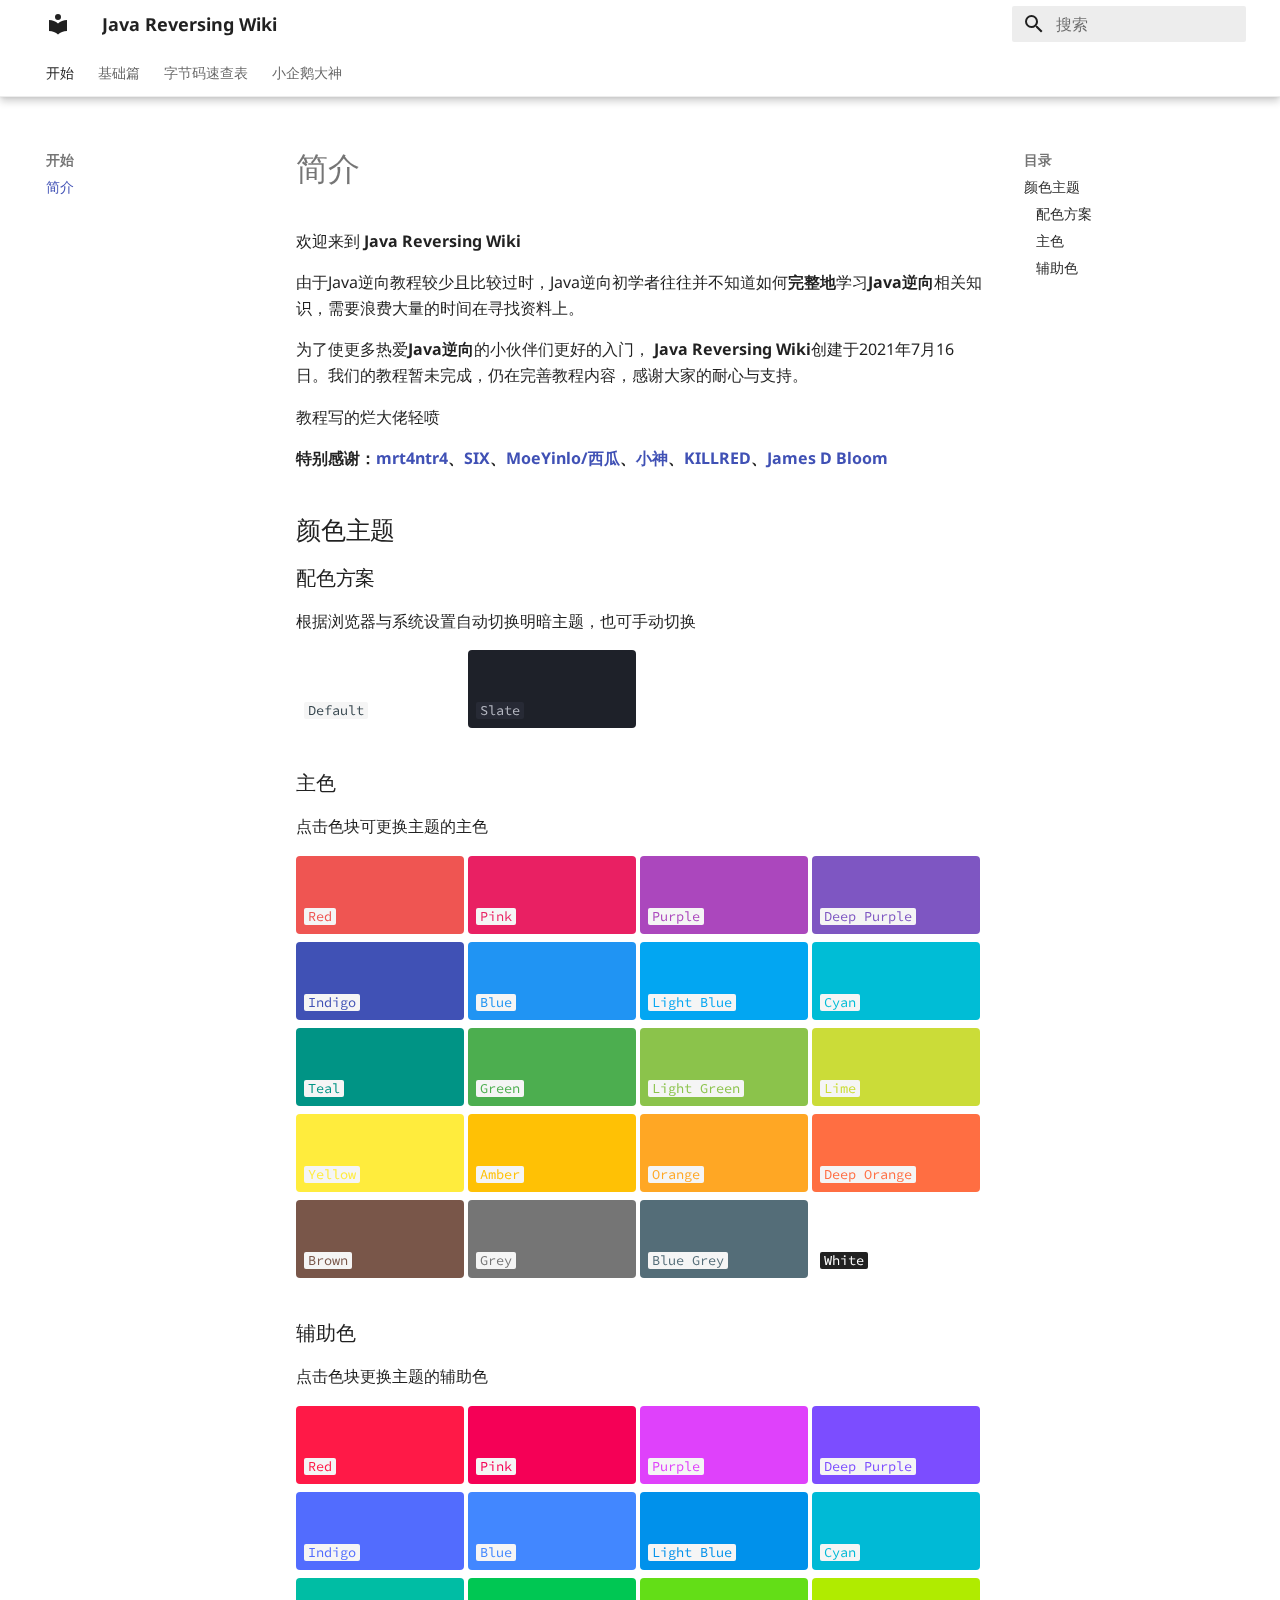
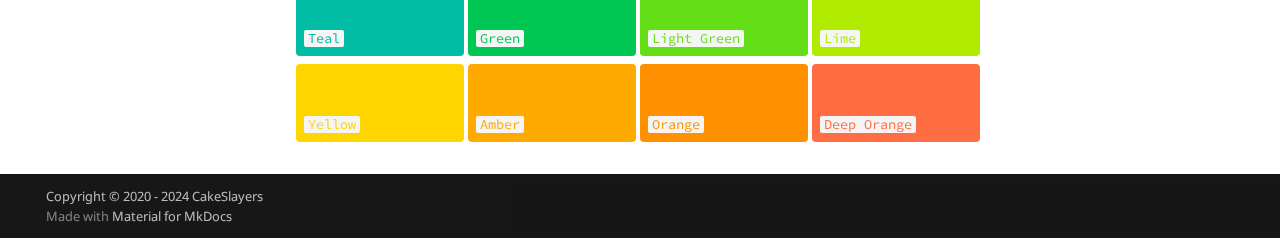
<file: index.html>
<!doctype html><html lang=zh class=no-js> <head><meta charset=utf-8><meta name=viewport content="width=device-width,initial-scale=1"><meta name=description content="KEEP LEARNING :)"><meta name=author content="Team CakeSlayers"><link href=basic/00-before-we-start/before-we-start/ rel=next><link rel=icon href=assets/images/favicon.png><meta name=generator content="mkdocs-1.6.1, mkdocs-material-9.5.40"><title>简介 - Java Reversing Wiki</title><link rel=stylesheet href=assets/stylesheets/main.8c3ca2c6.min.css><link rel=stylesheet href=assets/stylesheets/palette.06af60db.min.css><link rel=preconnect href=https://fonts.gstatic.com crossorigin><link rel=stylesheet href="https://fonts.googleapis.com/css?family=Noto+Sans:300,300i,400,400i,700,700i%7CSource+Code+Pro:400,400i,700,700i&display=fallback"><style>:root{--md-text-font:"Noto Sans";--md-code-font:"Source Code Pro"}</style><link rel=stylesheet href=static/css/extra.css><script>__md_scope=new URL(".",location),__md_hash=e=>[...e].reduce(((e,_)=>(e<<5)-e+_.charCodeAt(0)),0),__md_get=(e,_=localStorage,t=__md_scope)=>JSON.parse(_.getItem(t.pathname+"."+e)),__md_set=(e,_,t=localStorage,a=__md_scope)=>{try{t.setItem(a.pathname+"."+e,JSON.stringify(_))}catch(e){}}</script></head> <body dir=ltr data-md-color-scheme=preference data-md-color-primary=white data-md-color-accent=red> <input class=md-toggle data-md-toggle=drawer type=checkbox id=__drawer autocomplete=off> <input class=md-toggle data-md-toggle=search type=checkbox id=__search autocomplete=off> <label class=md-overlay for=__drawer></label> <div data-md-component=skip> <a href=#_1 class=md-skip> 跳转至 </a> </div> <div data-md-component=announce> </div> <header class="md-header md-header--shadow md-header--lifted" data-md-component=header> <nav class="md-header__inner md-grid" aria-label=页眉> <a href=. title="Java Reversing Wiki" class="md-header__button md-logo" aria-label="Java Reversing Wiki" data-md-component=logo> <svg xmlns=http://www.w3.org/2000/svg viewbox="0 0 24 24"><path d="M12 8a3 3 0 0 0 3-3 3 3 0 0 0-3-3 3 3 0 0 0-3 3 3 3 0 0 0 3 3m0 3.54C9.64 9.35 6.5 8 3 8v11c3.5 0 6.64 1.35 9 3.54 2.36-2.19 5.5-3.54 9-3.54V8c-3.5 0-6.64 1.35-9 3.54"/></svg> </a> <label class="md-header__button md-icon" for=__drawer> <svg xmlns=http://www.w3.org/2000/svg viewbox="0 0 24 24"><path d="M3 6h18v2H3zm0 5h18v2H3zm0 5h18v2H3z"/></svg> </label> <div class=md-header__title data-md-component=header-title> <div class=md-header__ellipsis> <div class=md-header__topic> <span class=md-ellipsis> Java Reversing Wiki </span> </div> <div class=md-header__topic data-md-component=header-topic> <span class=md-ellipsis> 简介 </span> </div> </div> </div> <label class="md-header__button md-icon" for=__search> <svg xmlns=http://www.w3.org/2000/svg viewbox="0 0 24 24"><path d="M9.5 3A6.5 6.5 0 0 1 16 9.5c0 1.61-.59 3.09-1.56 4.23l.27.27h.79l5 5-1.5 1.5-5-5v-.79l-.27-.27A6.52 6.52 0 0 1 9.5 16 6.5 6.5 0 0 1 3 9.5 6.5 6.5 0 0 1 9.5 3m0 2C7 5 5 7 5 9.5S7 14 9.5 14 14 12 14 9.5 12 5 9.5 5"/></svg> </label> <div class=md-search data-md-component=search role=dialog> <label class=md-search__overlay for=__search></label> <div class=md-search__inner role=search> <form class=md-search__form name=search> <input type=text class=md-search__input name=query aria-label=搜索 placeholder=搜索 autocapitalize=off autocorrect=off autocomplete=off spellcheck=false data-md-component=search-query required> <label class="md-search__icon md-icon" for=__search> <svg xmlns=http://www.w3.org/2000/svg viewbox="0 0 24 24"><path d="M9.5 3A6.5 6.5 0 0 1 16 9.5c0 1.61-.59 3.09-1.56 4.23l.27.27h.79l5 5-1.5 1.5-5-5v-.79l-.27-.27A6.52 6.52 0 0 1 9.5 16 6.5 6.5 0 0 1 3 9.5 6.5 6.5 0 0 1 9.5 3m0 2C7 5 5 7 5 9.5S7 14 9.5 14 14 12 14 9.5 12 5 9.5 5"/></svg> <svg xmlns=http://www.w3.org/2000/svg viewbox="0 0 24 24"><path d="M20 11v2H8l5.5 5.5-1.42 1.42L4.16 12l7.92-7.92L13.5 5.5 8 11z"/></svg> </label> <nav class=md-search__options aria-label=查找> <a href=javascript:void(0) class="md-search__icon md-icon" title=分享 aria-label=分享 data-clipboard data-clipboard-text data-md-component=search-share tabindex=-1> <svg xmlns=http://www.w3.org/2000/svg viewbox="0 0 24 24"><path d="M18 16.08c-.76 0-1.44.3-1.96.77L8.91 12.7c.05-.23.09-.46.09-.7s-.04-.47-.09-.7l7.05-4.11c.54.5 1.25.81 2.04.81a3 3 0 0 0 3-3 3 3 0 0 0-3-3 3 3 0 0 0-3 3c0 .24.04.47.09.7L8.04 9.81C7.5 9.31 6.79 9 6 9a3 3 0 0 0-3 3 3 3 0 0 0 3 3c.79 0 1.5-.31 2.04-.81l7.12 4.15c-.05.21-.08.43-.08.66 0 1.61 1.31 2.91 2.92 2.91s2.92-1.3 2.92-2.91A2.92 2.92 0 0 0 18 16.08"/></svg> </a> <button type=reset class="md-search__icon md-icon" title=清空当前内容 aria-label=清空当前内容 tabindex=-1> <svg xmlns=http://www.w3.org/2000/svg viewbox="0 0 24 24"><path d="M19 6.41 17.59 5 12 10.59 6.41 5 5 6.41 10.59 12 5 17.59 6.41 19 12 13.41 17.59 19 19 17.59 13.41 12z"/></svg> </button> </nav> <div class=md-search__suggest data-md-component=search-suggest></div> </form> <div class=md-search__output> <div class=md-search__scrollwrap tabindex=0 data-md-scrollfix> <div class=md-search-result data-md-component=search-result> <div class=md-search-result__meta> 正在初始化搜索引擎 </div> <ol class=md-search-result__list role=presentation></ol> </div> </div> </div> </div> </div> </nav> <nav class=md-tabs aria-label=标签 data-md-component=tabs> <div class=md-grid> <ul class=md-tabs__list> <li class="md-tabs__item md-tabs__item--active"> <a href=. class=md-tabs__link> 开始 </a> </li> <li class=md-tabs__item> <a href=basic/00-before-we-start/before-we-start/ class=md-tabs__link> 基础篇 </a> </li> <li class=md-tabs__item> <a href=basic/FF-Bytecode-Lookup-List/FF-Bytecode-Lookup-List/ class=md-tabs__link> 字节码速查表 </a> </li> <li class=md-tabs__item> <a href=memes/SmallPenguin-SKIDGod.md class=md-tabs__link> 小企鹅大神 </a> </li> </ul> </div> </nav> </header> <div class=md-container data-md-component=container> <main class=md-main data-md-component=main> <div class="md-main__inner md-grid"> <div class="md-sidebar md-sidebar--primary" data-md-component=sidebar data-md-type=navigation> <div class=md-sidebar__scrollwrap> <div class=md-sidebar__inner> <nav class="md-nav md-nav--primary md-nav--lifted" aria-label=导航栏 data-md-level=0> <label class=md-nav__title for=__drawer> <a href=. title="Java Reversing Wiki" class="md-nav__button md-logo" aria-label="Java Reversing Wiki" data-md-component=logo> <svg xmlns=http://www.w3.org/2000/svg viewbox="0 0 24 24"><path d="M12 8a3 3 0 0 0 3-3 3 3 0 0 0-3-3 3 3 0 0 0-3 3 3 3 0 0 0 3 3m0 3.54C9.64 9.35 6.5 8 3 8v11c3.5 0 6.64 1.35 9 3.54 2.36-2.19 5.5-3.54 9-3.54V8c-3.5 0-6.64 1.35-9 3.54"/></svg> </a> Java Reversing Wiki </label> <ul class=md-nav__list data-md-scrollfix> <li class="md-nav__item md-nav__item--active md-nav__item--section md-nav__item--nested"> <input class="md-nav__toggle md-toggle " type=checkbox id=__nav_1 checked> <label class=md-nav__link for=__nav_1 id=__nav_1_label tabindex> <span class=md-ellipsis> 开始 </span> <span class="md-nav__icon md-icon"></span> </label> <nav class=md-nav data-md-level=1 aria-labelledby=__nav_1_label aria-expanded=true> <label class=md-nav__title for=__nav_1> <span class="md-nav__icon md-icon"></span> 开始 </label> <ul class=md-nav__list data-md-scrollfix> <li class="md-nav__item md-nav__item--active"> <input class="md-nav__toggle md-toggle" type=checkbox id=__toc> <label class="md-nav__link md-nav__link--active" for=__toc> <span class=md-ellipsis> 简介 </span> <span class="md-nav__icon md-icon"></span> </label> <a href=. class="md-nav__link md-nav__link--active"> <span class=md-ellipsis> 简介 </span> </a> <nav class="md-nav md-nav--secondary" aria-label=目录> <label class=md-nav__title for=__toc> <span class="md-nav__icon md-icon"></span> 目录 </label> <ul class=md-nav__list data-md-component=toc data-md-scrollfix> <li class=md-nav__item> <a href=#_2 class=md-nav__link> <span class=md-ellipsis> 颜色主题 </span> </a> <nav class=md-nav aria-label=颜色主题> <ul class=md-nav__list> <li class=md-nav__item> <a href=#_3 class=md-nav__link> <span class=md-ellipsis> 配色方案 </span> </a> </li> <li class=md-nav__item> <a href=#_4 class=md-nav__link> <span class=md-ellipsis> 主色 </span> </a> </li> <li class=md-nav__item> <a href=#_5 class=md-nav__link> <span class=md-ellipsis> 辅助色 </span> </a> </li> </ul> </nav> </li> </ul> </nav> </li> </ul> </nav> </li> <li class="md-nav__item md-nav__item--nested"> <input class="md-nav__toggle md-toggle " type=checkbox id=__nav_2> <label class=md-nav__link for=__nav_2 id=__nav_2_label tabindex=0> <span class=md-ellipsis> 基础篇 </span> <span class="md-nav__icon md-icon"></span> </label> <nav class=md-nav data-md-level=1 aria-labelledby=__nav_2_label aria-expanded=false> <label class=md-nav__title for=__nav_2> <span class="md-nav__icon md-icon"></span> 基础篇 </label> <ul class=md-nav__list data-md-scrollfix> <li class=md-nav__item> <a href=basic/00-before-we-start/before-we-start/ class=md-nav__link> <span class=md-ellipsis> 第〇章--在开始学习java逆向工程前需要知道什么？ </span> </a> </li> <li class=md-nav__item> <a href=basic/01-JVM-Structure/01-JVM-Structure/ class=md-nav__link> <span class=md-ellipsis> 第一章--JVM结构 </span> </a> </li> <li class=md-nav__item> <a href=basic/02-Recaf-Setup/02-Recaf-Setup/ class=md-nav__link> <span class=md-ellipsis> 第二章--初识Recaf </span> </a> </li> <li class=md-nav__item> <a href=basic/03-Bytecode-Basic-Part1/03-Bytecode-Basic-Part1/ class=md-nav__link> <span class=md-ellipsis> 第三章--Java Bytecode基本概念——栈、方法、字段与变量 </span> </a> </li> <li class=md-nav__item> <a href=basic/03-Bytecode-Basic-Part2/03-Bytecode-Basic-Part2/ class=md-nav__link> <span class=md-ellipsis> 第四章 --Java bytecode 基本概念——条件判断 </span> </a> </li> </ul> </nav> </li> <li class="md-nav__item md-nav__item--nested"> <input class="md-nav__toggle md-toggle " type=checkbox id=__nav_3> <label class=md-nav__link for=__nav_3 id=__nav_3_label tabindex=0> <span class=md-ellipsis> 字节码速查表 </span> <span class="md-nav__icon md-icon"></span> </label> <nav class=md-nav data-md-level=1 aria-labelledby=__nav_3_label aria-expanded=false> <label class=md-nav__title for=__nav_3> <span class="md-nav__icon md-icon"></span> 字节码速查表 </label> <ul class=md-nav__list data-md-scrollfix> <li class=md-nav__item> <a href=basic/FF-Bytecode-Lookup-List/FF-Bytecode-Lookup-List/ class=md-nav__link> <span class=md-ellipsis> 前言 </span> </a> </li> </ul> </nav> </li> <li class="md-nav__item md-nav__item--nested"> <input class="md-nav__toggle md-toggle " type=checkbox id=__nav_4> <label class=md-nav__link for=__nav_4 id=__nav_4_label tabindex=0> <span class=md-ellipsis> 小企鹅大神 </span> <span class="md-nav__icon md-icon"></span> </label> <nav class=md-nav data-md-level=1 aria-labelledby=__nav_4_label aria-expanded=false> <label class=md-nav__title for=__nav_4> <span class="md-nav__icon md-icon"></span> 小企鹅大神 </label> <ul class=md-nav__list data-md-scrollfix> <li class=md-nav__item> <a href=memes/SmallPenguin-SKIDGod.md class=md-nav__link> <span class=md-ellipsis> None </span> </a> </li> </ul> </nav> </li> </ul> </nav> </div> </div> </div> <div class="md-sidebar md-sidebar--secondary" data-md-component=sidebar data-md-type=toc> <div class=md-sidebar__scrollwrap> <div class=md-sidebar__inner> <nav class="md-nav md-nav--secondary" aria-label=目录> <label class=md-nav__title for=__toc> <span class="md-nav__icon md-icon"></span> 目录 </label> <ul class=md-nav__list data-md-component=toc data-md-scrollfix> <li class=md-nav__item> <a href=#_2 class=md-nav__link> <span class=md-ellipsis> 颜色主题 </span> </a> <nav class=md-nav aria-label=颜色主题> <ul class=md-nav__list> <li class=md-nav__item> <a href=#_3 class=md-nav__link> <span class=md-ellipsis> 配色方案 </span> </a> </li> <li class=md-nav__item> <a href=#_4 class=md-nav__link> <span class=md-ellipsis> 主色 </span> </a> </li> <li class=md-nav__item> <a href=#_5 class=md-nav__link> <span class=md-ellipsis> 辅助色 </span> </a> </li> </ul> </nav> </li> </ul> </nav> </div> </div> </div> <div class=md-content data-md-component=content> <article class="md-content__inner md-typeset"> <h1 id=_1>简介<a class=headerlink href=#_1 title="Permanent link">&para;</a></h1> <p>欢迎来到 <strong>Java Reversing Wiki</strong></p> <p>由于Java逆向教程较少且比较过时，Java逆向初学者往往并不知道如何<strong>完整地</strong>学习<strong>Java逆向</strong>相关知识，需要浪费大量的时间在寻找资料上。</p> <p>为了使更多热爱<strong>Java逆向</strong>的小伙伴们更好的入门， <strong>Java Reversing Wiki</strong>创建于2021年7月16日。我们的教程暂未完成，仍在完善教程内容，感谢大家的耐心与支持。</p> <p>教程写的烂大佬轻喷</p> <p><strong>特别感谢：<a href=https://github.com/mrT4ntr4/ >mrt4ntr4</a>、<a href=https://github.com/SpartanB312>SIX</a>、<a href=https://github.com/xiguajerry>MoeYinlo/西瓜</a>、<a href=https://github.com/smallshen>小神</a>、<a href=https://github.com/KillSKID>KILLRED</a>、<a href=https://blog.jamesdbloom.com/ >James D Bloom</a></strong></p> <h2 id=_2>颜色主题<a class=headerlink href=#_2 title="Permanent link">&para;</a></h2> <h3 id=_3>配色方案<a class=headerlink href=#_3 title="Permanent link">&para;</a></h3> <p>根据浏览器与系统设置自动切换明暗主题，也可手动切换</p> <div class=tx-switch> <button data-md-color-scheme=default><code>Default</code></button> <button data-md-color-scheme=slate><code>Slate</code></button> </div> <script>
  var buttons = document.querySelectorAll("button[data-md-color-scheme]")
  Array.prototype.forEach.call(buttons, function(button) {
    button.addEventListener("click", function() {
      document.body.dataset.mdColorScheme = this.dataset.mdColorScheme;
      localStorage.setItem("data-md-color-scheme",this.dataset.mdColorScheme);
    })
  })
</script> <h3 id=_4>主色<a class=headerlink href=#_4 title="Permanent link">&para;</a></h3> <p>点击色块可更换主题的主色</p> <div class=tx-switch> <button data-md-color-primary=red><code>Red</code></button> <button data-md-color-primary=pink><code>Pink</code></button> <button data-md-color-primary=purple><code>Purple</code></button> <button data-md-color-primary=deep-purple><code>Deep Purple</code></button> <button data-md-color-primary=indigo><code>Indigo</code></button> <button data-md-color-primary=blue><code>Blue</code></button> <button data-md-color-primary=light-blue><code>Light Blue</code></button> <button data-md-color-primary=cyan><code>Cyan</code></button> <button data-md-color-primary=teal><code>Teal</code></button> <button data-md-color-primary=green><code>Green</code></button> <button data-md-color-primary=light-green><code>Light Green</code></button> <button data-md-color-primary=lime><code>Lime</code></button> <button data-md-color-primary=yellow><code>Yellow</code></button> <button data-md-color-primary=amber><code>Amber</code></button> <button data-md-color-primary=orange><code>Orange</code></button> <button data-md-color-primary=deep-orange><code>Deep Orange</code></button> <button data-md-color-primary=brown><code>Brown</code></button> <button data-md-color-primary=grey><code>Grey</code></button> <button data-md-color-primary=blue-grey><code>Blue Grey</code></button> <button data-md-color-primary=white><code>White</code></button> </div> <script>
  var buttons = document.querySelectorAll("button[data-md-color-primary]");
  Array.prototype.forEach.call(buttons, function(button) {
    button.addEventListener("click", function() {
      document.body.dataset.mdColorPrimary = this.dataset.mdColorPrimary;
      localStorage.setItem("data-md-color-primary",this.dataset.mdColorPrimary);
    })
  })
</script> <h3 id=_5>辅助色<a class=headerlink href=#_5 title="Permanent link">&para;</a></h3> <p>点击色块更换主题的辅助色</p> <div class=tx-switch> <button data-md-color-accent=red><code>Red</code></button> <button data-md-color-accent=pink><code>Pink</code></button> <button data-md-color-accent=purple><code>Purple</code></button> <button data-md-color-accent=deep-purple><code>Deep Purple</code></button> <button data-md-color-accent=indigo><code>Indigo</code></button> <button data-md-color-accent=blue><code>Blue</code></button> <button data-md-color-accent=light-blue><code>Light Blue</code></button> <button data-md-color-accent=cyan><code>Cyan</code></button> <button data-md-color-accent=teal><code>Teal</code></button> <button data-md-color-accent=green><code>Green</code></button> <button data-md-color-accent=light-green><code>Light Green</code></button> <button data-md-color-accent=lime><code>Lime</code></button> <button data-md-color-accent=yellow><code>Yellow</code></button> <button data-md-color-accent=amber><code>Amber</code></button> <button data-md-color-accent=orange><code>Orange</code></button> <button data-md-color-accent=deep-orange><code>Deep Orange</code></button> </div> <script>
  var buttons = document.querySelectorAll("button[data-md-color-accent]");
  Array.prototype.forEach.call(buttons, function(button) {
    button.addEventListener("click", function() {
      document.body.dataset.mdColorAccent = this.dataset.mdColorAccent;
      localStorage.setItem("data-md-color-accent",this.dataset.mdColorAccent);
    })
  })
</script> <style>
button[data-md-color-accent]> code {
    background-color: var(--md-code-bg-color);
    color: var(--md-accent-fg-color);
  }
button[data-md-color-primary] > code {
    background-color: var(--md-code-bg-color);
    color: var(--md-primary-fg-color);
  }
button[data-md-color-primary='white'] > code {
    background-color: var(--md-primary-bg-color);
    color: var(--md-primary-fg-color);
  }
button[data-md-color-accent],button[data-md-color-primary],button[data-md-color-scheme]{
    width: 8.4rem;
    margin-bottom: .4rem;
    padding: 2.4rem .4rem .4rem;
    transition: background-color .25s,opacity .25s;
    border-radius: .2rem;
    color: #fff;
    font-size: .8rem;
    text-align: left;
    cursor: pointer;
}
button[data-md-color-accent]{
  background-color: var(--md-accent-fg-color);
}
button[data-md-color-primary]{
  background-color: var(--md-primary-fg-color);
}
button[data-md-color-scheme='default']{
  background-color: hsla(0, 0%, 100%, 1);
}
button[data-md-color-scheme='slate']{
  background-color: var(--md-default-bg-color);
}
button[data-md-color-accent]:hover, button[data-md-color-primary]:hover {
    opacity: .75;
}
</style> </article> </div> <script>var target=document.getElementById(location.hash.slice(1));target&&target.name&&(target.checked=target.name.startsWith("__tabbed_"))</script> </div> </main> <footer class=md-footer> <div class="md-footer-meta md-typeset"> <div class="md-footer-meta__inner md-grid"> <div class=md-copyright> <div class=md-copyright__highlight> Copyright &copy; 2020 - 2024 CakeSlayers </div> Made with <a href=https://squidfunk.github.io/mkdocs-material/ target=_blank rel=noopener> Material for MkDocs </a> </div> </div> </div> </footer> </div> <div class=md-dialog data-md-component=dialog> <div class="md-dialog__inner md-typeset"></div> </div> <script id=__config type=application/json>{"base": ".", "features": ["navigation.tabs", "navigation.tabs.sticky", "search.suggest", "search.highlight", "search.share"], "search": "assets/javascripts/workers/search.6ce7567c.min.js", "translations": {"clipboard.copied": "\u5df2\u590d\u5236", "clipboard.copy": "\u590d\u5236", "search.result.more.one": "\u5728\u8be5\u9875\u4e0a\u8fd8\u6709 1 \u4e2a\u7b26\u5408\u6761\u4ef6\u7684\u7ed3\u679c", "search.result.more.other": "\u5728\u8be5\u9875\u4e0a\u8fd8\u6709 # \u4e2a\u7b26\u5408\u6761\u4ef6\u7684\u7ed3\u679c", "search.result.none": "\u6ca1\u6709\u627e\u5230\u7b26\u5408\u6761\u4ef6\u7684\u7ed3\u679c", "search.result.one": "\u627e\u5230 1 \u4e2a\u7b26\u5408\u6761\u4ef6\u7684\u7ed3\u679c", "search.result.other": "# \u4e2a\u7b26\u5408\u6761\u4ef6\u7684\u7ed3\u679c", "search.result.placeholder": "\u952e\u5165\u4ee5\u5f00\u59cb\u641c\u7d22", "search.result.term.missing": "\u7f3a\u5c11", "select.version": "\u9009\u62e9\u5f53\u524d\u7248\u672c"}}</script> <script src=assets/javascripts/bundle.525ec568.min.js></script> <script src=https://cdnjs.loli.net/ajax/libs/pangu/3.3.0/pangu.min.js></script> <script src="https://cdnjs.loli.net/ajax/libs/mathjax/2.7.2/MathJax.js?config=TeX-MML-AM_CHTML"></script> <script src=static/js/extra.js></script> </body> </html>
</file>
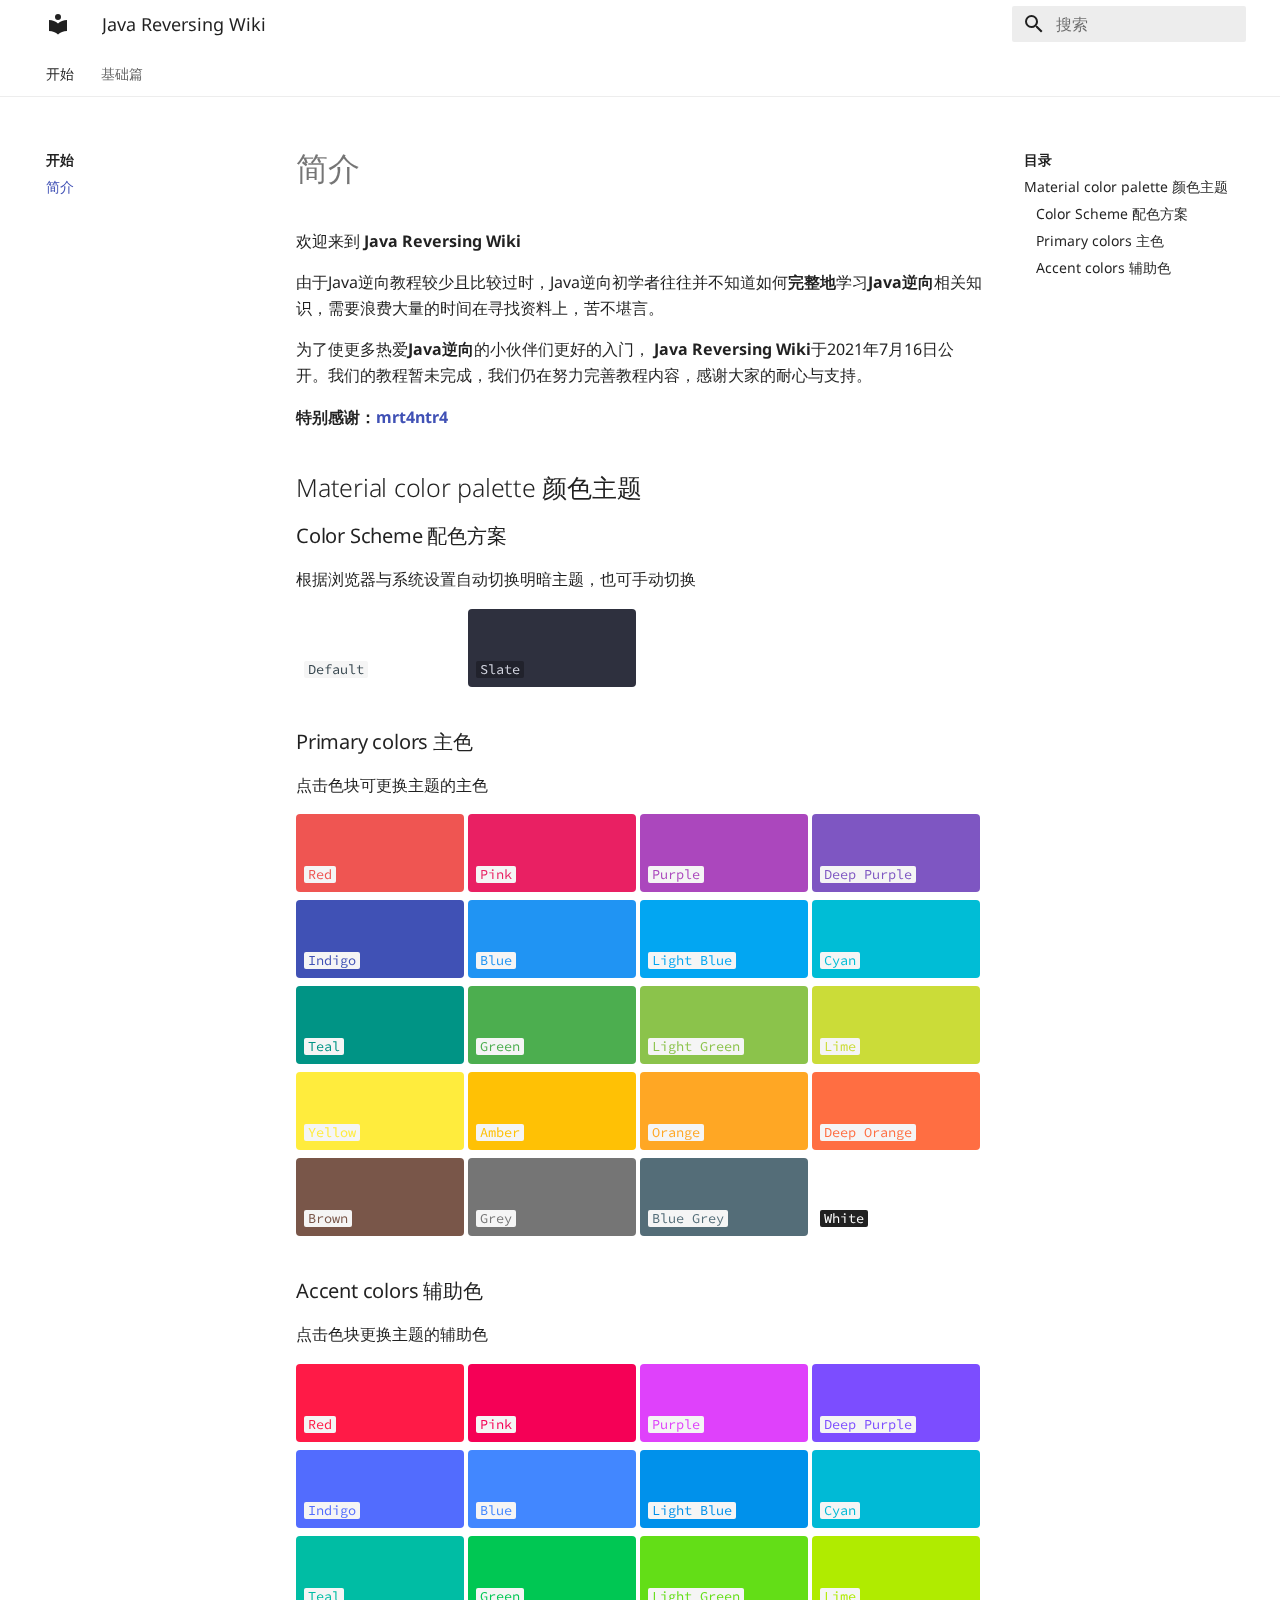
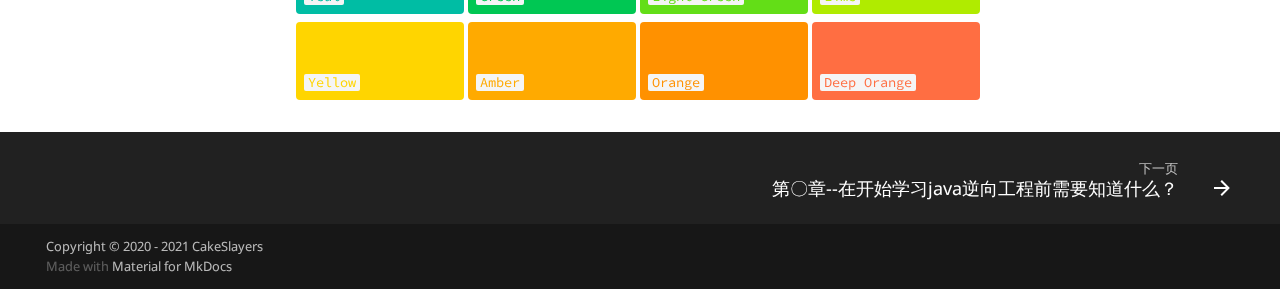
<file: site/index.html>
<!doctype html><html lang=zh class=no-js> <head><meta charset=utf-8><meta name=viewport content="width=device-width,initial-scale=1"><meta name=description content="Hope you learn something :)"><meta name=author content="Team CakeSlayers"><link rel=icon href=assets/images/favicon.png><meta name=generator content="mkdocs-1.1.2, mkdocs-material-7.1.5"><title>简介 - Java Reversing Wiki</title><link rel=stylesheet href=assets/stylesheets/main.bde7dde4.min.css><link rel=stylesheet href=assets/stylesheets/palette.ef6f36e2.min.css><meta name=theme-color content=#ffffff><link rel=preconnect href=https://fonts.gstatic.com crossorigin><link rel=stylesheet href="https://fonts.googleapis.com/css?family=Noto+Sans:300,400,400i,700%7CSource+Code+Pro&display=fallback"><style>:root{--md-text-font-family:"Noto Sans";--md-code-font-family:"Source Code Pro"}</style><link rel=stylesheet href=static/css/extra.css></head> <body dir=ltr data-md-color-scheme=preference data-md-color-primary=white data-md-color-accent=red> <script>function __prefix(e){return new URL(".",location).pathname+"."+e}function __get(e,t=localStorage){return JSON.parse(t.getItem(__prefix(e)))}</script> <input class=md-toggle data-md-toggle=drawer type=checkbox id=__drawer autocomplete=off> <input class=md-toggle data-md-toggle=search type=checkbox id=__search autocomplete=off> <label class=md-overlay for=__drawer></label> <div data-md-component=skip> <a href=#_1 class=md-skip> 跳转至 </a> </div> <div data-md-component=announce> </div> <header class=md-header data-md-component=header> <nav class="md-header__inner md-grid" aria-label=Header> <a href=. title="Java Reversing Wiki" class="md-header__button md-logo" aria-label="Java Reversing Wiki" data-md-component=logo> <svg xmlns=http://www.w3.org/2000/svg viewbox="0 0 24 24"><path d="M12 8a3 3 0 0 0 3-3 3 3 0 0 0-3-3 3 3 0 0 0-3 3 3 3 0 0 0 3 3m0 3.54C9.64 9.35 6.5 8 3 8v11c3.5 0 6.64 1.35 9 3.54 2.36-2.19 5.5-3.54 9-3.54V8c-3.5 0-6.64 1.35-9 3.54z"/></svg> </a> <label class="md-header__button md-icon" for=__drawer> <svg xmlns=http://www.w3.org/2000/svg viewbox="0 0 24 24"><path d="M3 6h18v2H3V6m0 5h18v2H3v-2m0 5h18v2H3v-2z"/></svg> </label> <div class=md-header__title data-md-component=header-title> <div class=md-header__ellipsis> <div class=md-header__topic> <span class=md-ellipsis> Java Reversing Wiki </span> </div> <div class=md-header__topic data-md-component=header-topic> <span class=md-ellipsis> 简介 </span> </div> </div> </div> <label class="md-header__button md-icon" for=__search> <svg xmlns=http://www.w3.org/2000/svg viewbox="0 0 24 24"><path d="M9.5 3A6.5 6.5 0 0 1 16 9.5c0 1.61-.59 3.09-1.56 4.23l.27.27h.79l5 5-1.5 1.5-5-5v-.79l-.27-.27A6.516 6.516 0 0 1 9.5 16 6.5 6.5 0 0 1 3 9.5 6.5 6.5 0 0 1 9.5 3m0 2C7 5 5 7 5 9.5S7 14 9.5 14 14 12 14 9.5 12 5 9.5 5z"/></svg> </label> <div class=md-search data-md-component=search role=dialog> <label class=md-search__overlay for=__search></label> <div class=md-search__inner role=search> <form class=md-search__form name=search> <input type=text class=md-search__input name=query aria-label=搜索 placeholder=搜索 autocapitalize=off autocorrect=off autocomplete=off spellcheck=false data-md-component=search-query data-md-state=active required> <label class="md-search__icon md-icon" for=__search> <svg xmlns=http://www.w3.org/2000/svg viewbox="0 0 24 24"><path d="M9.5 3A6.5 6.5 0 0 1 16 9.5c0 1.61-.59 3.09-1.56 4.23l.27.27h.79l5 5-1.5 1.5-5-5v-.79l-.27-.27A6.516 6.516 0 0 1 9.5 16 6.5 6.5 0 0 1 3 9.5 6.5 6.5 0 0 1 9.5 3m0 2C7 5 5 7 5 9.5S7 14 9.5 14 14 12 14 9.5 12 5 9.5 5z"/></svg> <svg xmlns=http://www.w3.org/2000/svg viewbox="0 0 24 24"><path d="M20 11v2H8l5.5 5.5-1.42 1.42L4.16 12l7.92-7.92L13.5 5.5 8 11h12z"/></svg> </label> <button type=reset class="md-search__icon md-icon" aria-label=Clear tabindex=-1> <svg xmlns=http://www.w3.org/2000/svg viewbox="0 0 24 24"><path d="M19 6.41 17.59 5 12 10.59 6.41 5 5 6.41 10.59 12 5 17.59 6.41 19 12 13.41 17.59 19 19 17.59 13.41 12 19 6.41z"/></svg> </button> </form> <div class=md-search__output> <div class=md-search__scrollwrap data-md-scrollfix> <div class=md-search-result data-md-component=search-result> <div class=md-search-result__meta> 正在初始化搜索引擎 </div> <ol class=md-search-result__list></ol> </div> </div> </div> </div> </div> </nav> </header> <div class=md-container data-md-component=container> <nav class=md-tabs aria-label=Tabs data-md-component=tabs> <div class="md-tabs__inner md-grid"> <ul class=md-tabs__list> <li class=md-tabs__item> <a href=. class="md-tabs__link md-tabs__link--active"> 开始 </a> </li> <li class=md-tabs__item> <a href=basic/00-before-we-start/before-we-start/ class=md-tabs__link> 基础篇 </a> </li> </ul> </div> </nav> <main class=md-main data-md-component=main> <div class="md-main__inner md-grid"> <div class="md-sidebar md-sidebar--primary" data-md-component=sidebar data-md-type=navigation> <div class=md-sidebar__scrollwrap> <div class=md-sidebar__inner> <nav class="md-nav md-nav--primary md-nav--lifted" aria-label=Navigation data-md-level=0> <label class=md-nav__title for=__drawer> <a href=. title="Java Reversing Wiki" class="md-nav__button md-logo" aria-label="Java Reversing Wiki" data-md-component=logo> <svg xmlns=http://www.w3.org/2000/svg viewbox="0 0 24 24"><path d="M12 8a3 3 0 0 0 3-3 3 3 0 0 0-3-3 3 3 0 0 0-3 3 3 3 0 0 0 3 3m0 3.54C9.64 9.35 6.5 8 3 8v11c3.5 0 6.64 1.35 9 3.54 2.36-2.19 5.5-3.54 9-3.54V8c-3.5 0-6.64 1.35-9 3.54z"/></svg> </a> Java Reversing Wiki </label> <ul class=md-nav__list data-md-scrollfix> <li class="md-nav__item md-nav__item--active md-nav__item--nested"> <input class="md-nav__toggle md-toggle" data-md-toggle=__nav_1 type=checkbox id=__nav_1 checked> <label class=md-nav__link for=__nav_1> 开始 <span class="md-nav__icon md-icon"></span> </label> <nav class=md-nav aria-label=开始 data-md-level=1> <label class=md-nav__title for=__nav_1> <span class="md-nav__icon md-icon"></span> 开始 </label> <ul class=md-nav__list data-md-scrollfix> <li class="md-nav__item md-nav__item--active"> <input class="md-nav__toggle md-toggle" data-md-toggle=toc type=checkbox id=__toc> <label class="md-nav__link md-nav__link--active" for=__toc> 简介 <span class="md-nav__icon md-icon"></span> </label> <a href=. class="md-nav__link md-nav__link--active"> 简介 </a> <nav class="md-nav md-nav--secondary" aria-label=目录> <label class=md-nav__title for=__toc> <span class="md-nav__icon md-icon"></span> 目录 </label> <ul class=md-nav__list data-md-component=toc data-md-scrollfix> <li class=md-nav__item> <a href=#material-color-palette class=md-nav__link> Material color palette 颜色主题 </a> <nav class=md-nav aria-label="Material color palette 颜色主题"> <ul class=md-nav__list> <li class=md-nav__item> <a href=#color-scheme class=md-nav__link> Color Scheme 配色方案 </a> </li> <li class=md-nav__item> <a href=#primary-colors class=md-nav__link> Primary colors 主色 </a> </li> <li class=md-nav__item> <a href=#accent-colors class=md-nav__link> Accent colors 辅助色 </a> </li> </ul> </nav> </li> </ul> </nav> </li> </ul> </nav> </li> <li class="md-nav__item md-nav__item--nested"> <input class="md-nav__toggle md-toggle" data-md-toggle=__nav_2 type=checkbox id=__nav_2> <label class=md-nav__link for=__nav_2> 基础篇 <span class="md-nav__icon md-icon"></span> </label> <nav class=md-nav aria-label=基础篇 data-md-level=1> <label class=md-nav__title for=__nav_2> <span class="md-nav__icon md-icon"></span> 基础篇 </label> <ul class=md-nav__list data-md-scrollfix> <li class=md-nav__item> <a href=basic/00-before-we-start/before-we-start/ class=md-nav__link> 第〇章--在开始学习java逆向工程前需要知道什么？ </a> </li> <li class=md-nav__item> <a href=basic/01-JVM-Structure/01-JVM-Structure/ class=md-nav__link> JVM结构 </a> </li> </ul> </nav> </li> </ul> </nav> </div> </div> </div> <div class="md-sidebar md-sidebar--secondary" data-md-component=sidebar data-md-type=toc> <div class=md-sidebar__scrollwrap> <div class=md-sidebar__inner> <nav class="md-nav md-nav--secondary" aria-label=目录> <label class=md-nav__title for=__toc> <span class="md-nav__icon md-icon"></span> 目录 </label> <ul class=md-nav__list data-md-component=toc data-md-scrollfix> <li class=md-nav__item> <a href=#material-color-palette class=md-nav__link> Material color palette 颜色主题 </a> <nav class=md-nav aria-label="Material color palette 颜色主题"> <ul class=md-nav__list> <li class=md-nav__item> <a href=#color-scheme class=md-nav__link> Color Scheme 配色方案 </a> </li> <li class=md-nav__item> <a href=#primary-colors class=md-nav__link> Primary colors 主色 </a> </li> <li class=md-nav__item> <a href=#accent-colors class=md-nav__link> Accent colors 辅助色 </a> </li> </ul> </nav> </li> </ul> </nav> </div> </div> </div> <div class=md-content data-md-component=content> <article class="md-content__inner md-typeset"> <h1 id=_1>简介<a class=headerlink href=#_1 title="Permanent link">&para;</a></h1> <p>欢迎来到 <strong>Java Reversing Wiki</strong></p> <p>由于Java逆向教程较少且比较过时，Java逆向初学者往往并不知道如何<strong>完整地</strong>学习<strong>Java逆向</strong>相关知识，需要浪费大量的时间在寻找资料上，苦不堪言。</p> <p>为了使更多热爱<strong>Java逆向</strong>的小伙伴们更好的入门， <strong>Java Reversing Wiki</strong>于2021年7月16日公开。我们的教程暂未完成，我们仍在努力完善教程内容，感谢大家的耐心与支持。</p> <p><strong>特别感谢：<a href=https://github.com/mrT4ntr4/ >mrt4ntr4</a></strong></p> <h2 id=material-color-palette>Material color palette 颜色主题<a class=headerlink href=#material-color-palette title="Permanent link">&para;</a></h2> <h3 id=color-scheme>Color Scheme 配色方案<a class=headerlink href=#color-scheme title="Permanent link">&para;</a></h3> <p>根据浏览器与系统设置自动切换明暗主题，也可手动切换</p> <div class=tx-switch> <button data-md-color-scheme=default><code>Default</code></button> <button data-md-color-scheme=slate><code>Slate</code></button> </div> <script>
  var buttons = document.querySelectorAll("button[data-md-color-scheme]")
  Array.prototype.forEach.call(buttons, function(button) {
    button.addEventListener("click", function() {
      document.body.dataset.mdColorScheme = this.dataset.mdColorScheme;
      localStorage.setItem("data-md-color-scheme",this.dataset.mdColorScheme);
    })
  })
</script> <h3 id=primary-colors>Primary colors 主色<a class=headerlink href=#primary-colors title="Permanent link">&para;</a></h3> <p>点击色块可更换主题的主色</p> <div class=tx-switch> <button data-md-color-primary=red><code>Red</code></button> <button data-md-color-primary=pink><code>Pink</code></button> <button data-md-color-primary=purple><code>Purple</code></button> <button data-md-color-primary=deep-purple><code>Deep Purple</code></button> <button data-md-color-primary=indigo><code>Indigo</code></button> <button data-md-color-primary=blue><code>Blue</code></button> <button data-md-color-primary=light-blue><code>Light Blue</code></button> <button data-md-color-primary=cyan><code>Cyan</code></button> <button data-md-color-primary=teal><code>Teal</code></button> <button data-md-color-primary=green><code>Green</code></button> <button data-md-color-primary=light-green><code>Light Green</code></button> <button data-md-color-primary=lime><code>Lime</code></button> <button data-md-color-primary=yellow><code>Yellow</code></button> <button data-md-color-primary=amber><code>Amber</code></button> <button data-md-color-primary=orange><code>Orange</code></button> <button data-md-color-primary=deep-orange><code>Deep Orange</code></button> <button data-md-color-primary=brown><code>Brown</code></button> <button data-md-color-primary=grey><code>Grey</code></button> <button data-md-color-primary=blue-grey><code>Blue Grey</code></button> <button data-md-color-primary=white><code>White</code></button> </div> <script>
  var buttons = document.querySelectorAll("button[data-md-color-primary]");
  Array.prototype.forEach.call(buttons, function(button) {
    button.addEventListener("click", function() {
      document.body.dataset.mdColorPrimary = this.dataset.mdColorPrimary;
      localStorage.setItem("data-md-color-primary",this.dataset.mdColorPrimary);
    })
  })
</script> <h3 id=accent-colors>Accent colors 辅助色<a class=headerlink href=#accent-colors title="Permanent link">&para;</a></h3> <p>点击色块更换主题的辅助色</p> <div class=tx-switch> <button data-md-color-accent=red><code>Red</code></button> <button data-md-color-accent=pink><code>Pink</code></button> <button data-md-color-accent=purple><code>Purple</code></button> <button data-md-color-accent=deep-purple><code>Deep Purple</code></button> <button data-md-color-accent=indigo><code>Indigo</code></button> <button data-md-color-accent=blue><code>Blue</code></button> <button data-md-color-accent=light-blue><code>Light Blue</code></button> <button data-md-color-accent=cyan><code>Cyan</code></button> <button data-md-color-accent=teal><code>Teal</code></button> <button data-md-color-accent=green><code>Green</code></button> <button data-md-color-accent=light-green><code>Light Green</code></button> <button data-md-color-accent=lime><code>Lime</code></button> <button data-md-color-accent=yellow><code>Yellow</code></button> <button data-md-color-accent=amber><code>Amber</code></button> <button data-md-color-accent=orange><code>Orange</code></button> <button data-md-color-accent=deep-orange><code>Deep Orange</code></button> </div> <script>
  var buttons = document.querySelectorAll("button[data-md-color-accent]");
  Array.prototype.forEach.call(buttons, function(button) {
    button.addEventListener("click", function() {
      document.body.dataset.mdColorAccent = this.dataset.mdColorAccent;
      localStorage.setItem("data-md-color-accent",this.dataset.mdColorAccent);
    })
  })
</script> <style>
button[data-md-color-accent]> code {
    background-color: var(--md-code-bg-color);
    color: var(--md-accent-fg-color);
  }
button[data-md-color-primary] > code {
    background-color: var(--md-code-bg-color);
    color: var(--md-primary-fg-color);
  }
button[data-md-color-primary='white'] > code {
    background-color: var(--md-primary-bg-color);
    color: var(--md-primary-fg-color);
  }
button[data-md-color-accent],button[data-md-color-primary],button[data-md-color-scheme]{
    width: 8.4rem;
    margin-bottom: .4rem;
    padding: 2.4rem .4rem .4rem;
    transition: background-color .25s,opacity .25s;
    border-radius: .2rem;
    color: #fff;
    font-size: .8rem;
    text-align: left;
    cursor: pointer;
}
button[data-md-color-accent]{
  background-color: var(--md-accent-fg-color);
}
button[data-md-color-primary]{
  background-color: var(--md-primary-fg-color);
}
button[data-md-color-scheme='default']{
  background-color: hsla(0, 0%, 100%, 1);
}
button[data-md-color-scheme='slate']{
  background-color: var(--md-default-bg-color);
}
button[data-md-color-accent]:hover, button[data-md-color-primary]:hover {
    opacity: .75;
}
</style> </article> </div> </div> </main> <footer class=md-footer> <nav class="md-footer__inner md-grid" aria-label=Footer> <a href=basic/00-before-we-start/before-we-start/ class="md-footer__link md-footer__link--next" rel=next> <div class=md-footer__title> <div class=md-ellipsis> <span class=md-footer__direction> 下一页 </span> 第〇章--在开始学习java逆向工程前需要知道什么？ </div> </div> <div class="md-footer__button md-icon"> <svg xmlns=http://www.w3.org/2000/svg viewbox="0 0 24 24"><path d="M4 11v2h12l-5.5 5.5 1.42 1.42L19.84 12l-7.92-7.92L10.5 5.5 16 11H4z"/></svg> </div> </a> </nav> <div class="md-footer-meta md-typeset"> <div class="md-footer-meta__inner md-grid"> <div class=md-footer-copyright> <div class=md-footer-copyright__highlight> Copyright &copy; 2020 - 2021 CakeSlayers </div> Made with <a href=https://squidfunk.github.io/mkdocs-material/ target=_blank rel=noopener> Material for MkDocs </a> </div> </div> </div> </footer> </div> <div class=md-dialog data-md-component=dialog> <div class="md-dialog__inner md-typeset"></div> </div> <script id=__config type=application/json>{"base": ".", "features": ["navigation.tabs", "navigation.tabs.sticky", "search.suggest", "search.highlight", "search.share"], "translations": {"clipboard.copy": "\u590d\u5236", "clipboard.copied": "\u5df2\u590d\u5236", "search.config.lang": "ja", "search.config.pipeline": "trimmer, stemmer", "search.config.separator": "[\\uff0c\\u3002]+", "search.placeholder": "\u641c\u7d22", "search.result.placeholder": "\u952e\u5165\u4ee5\u5f00\u59cb\u641c\u7d22", "search.result.none": "\u6ca1\u6709\u627e\u5230\u7b26\u5408\u6761\u4ef6\u7684\u7ed3\u679c", "search.result.one": "\u627e\u5230 1 \u4e2a\u7b26\u5408\u6761\u4ef6\u7684\u7ed3\u679c", "search.result.other": "# \u4e2a\u7b26\u5408\u6761\u4ef6\u7684\u7ed3\u679c", "search.result.more.one": "1 more on this page", "search.result.more.other": "# more on this page", "search.result.term.missing": "Missing"}, "search": "assets/javascripts/workers/search.d351de03.min.js", "version": null}</script> <script src=assets/javascripts/bundle.a1609d9a.min.js></script> <script src=https://cdnjs.loli.net/ajax/libs/pangu/3.3.0/pangu.min.js></script> <script src="https://cdnjs.loli.net/ajax/libs/mathjax/2.7.2/MathJax.js?config=TeX-MML-AM_CHTML"></script> <script src=static/js/extra.js></script> </body> </html>
</file>
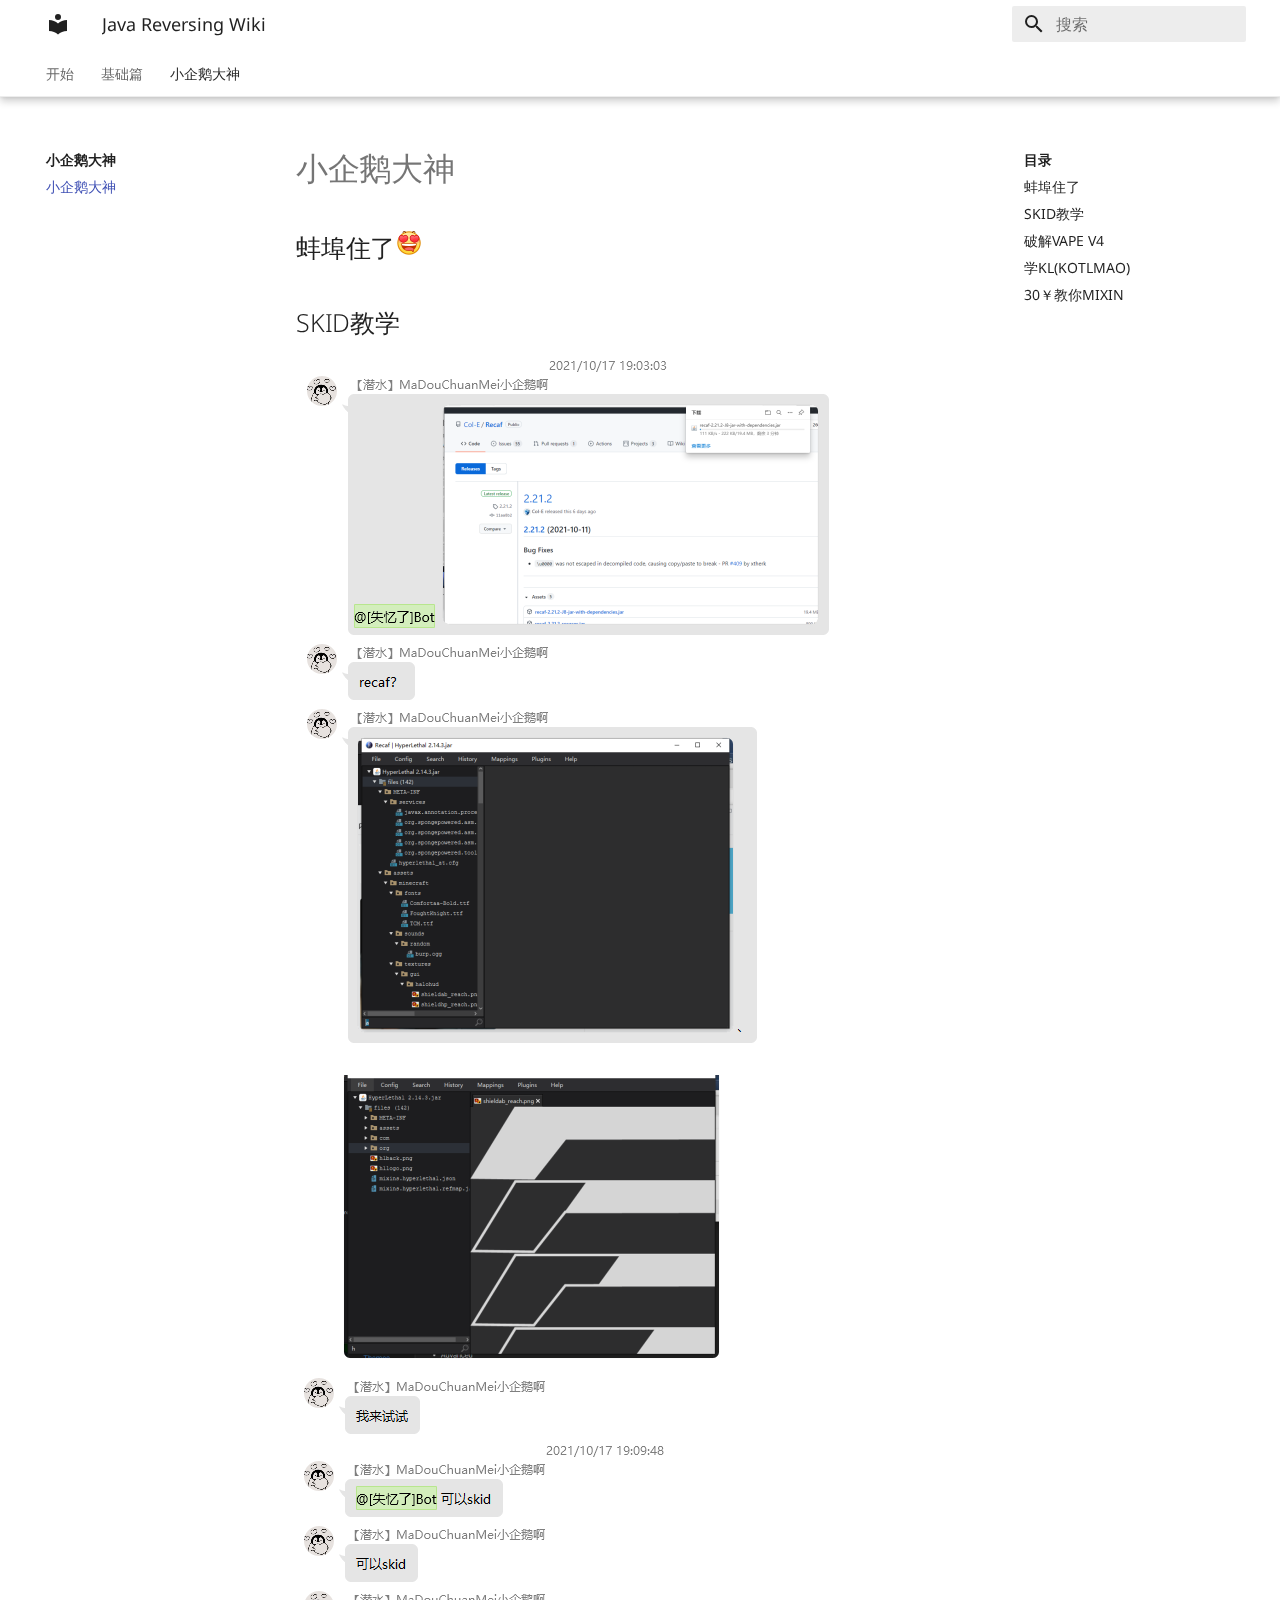
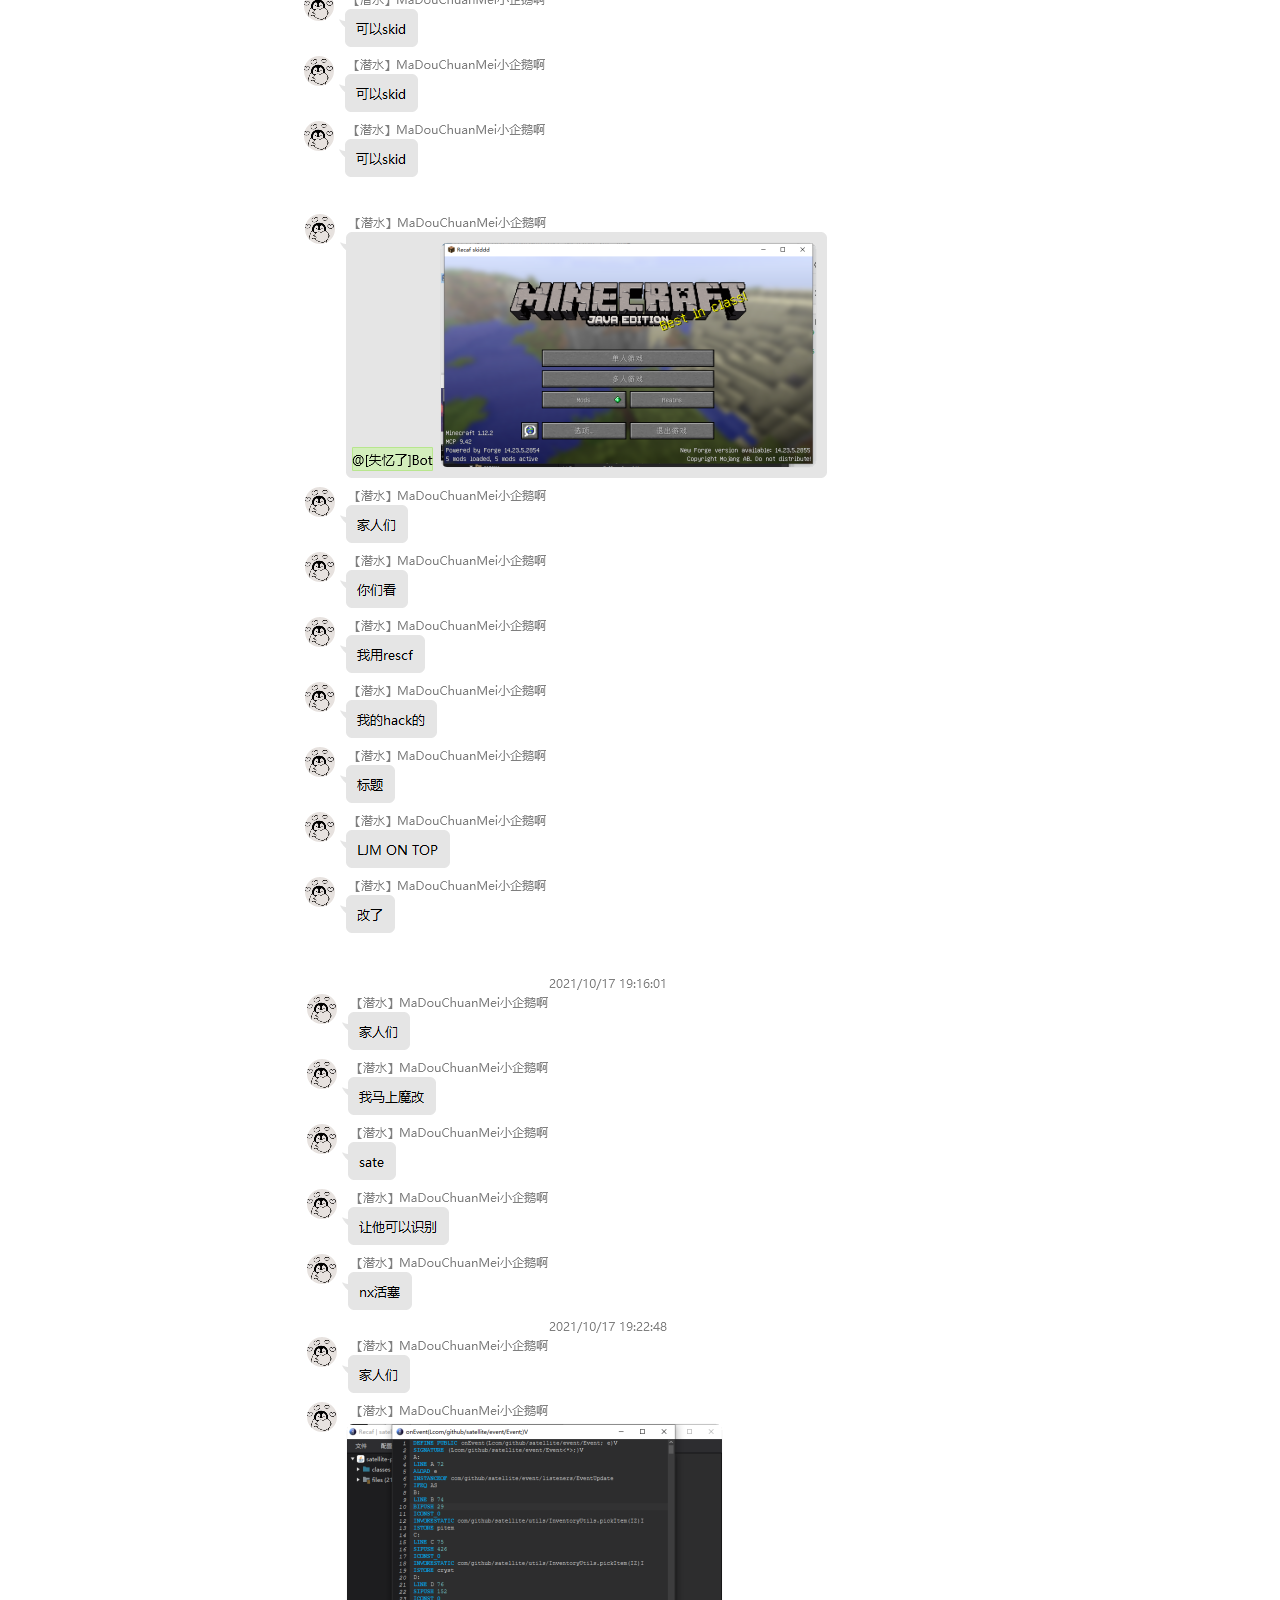
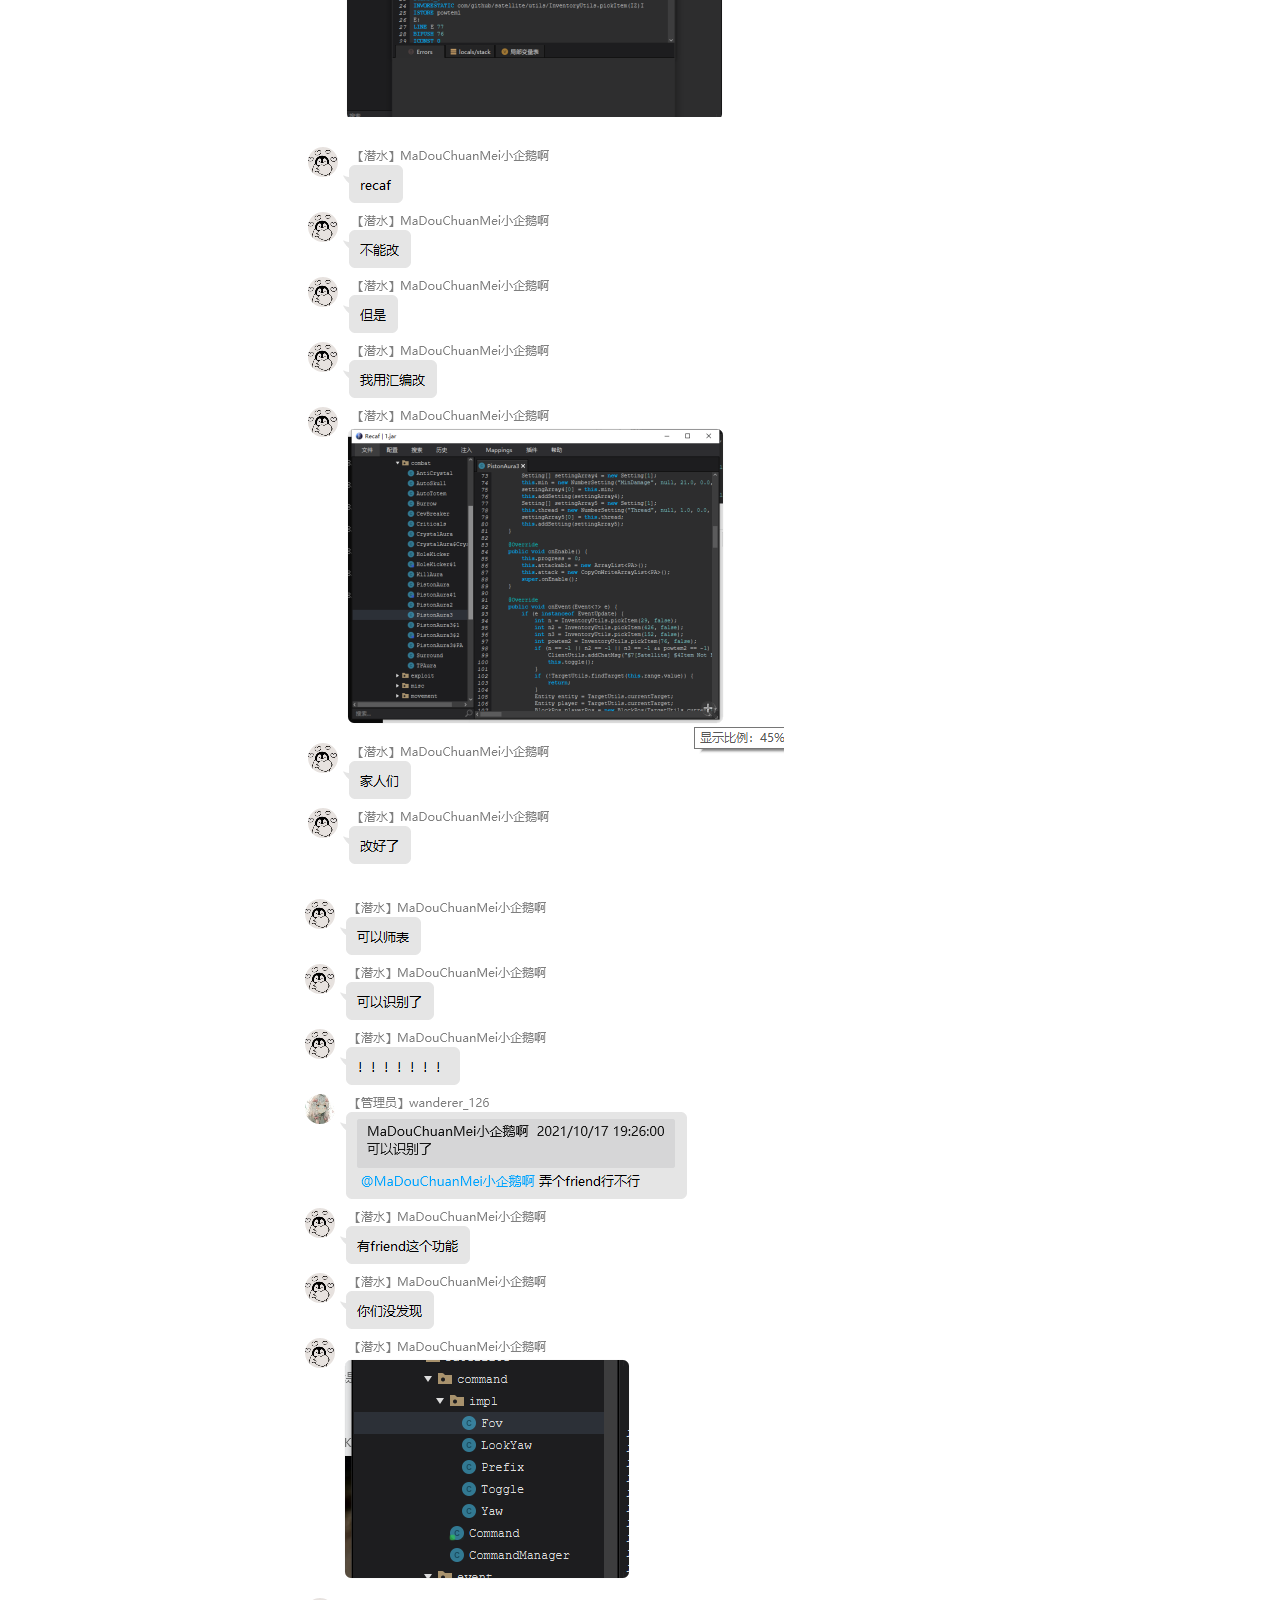
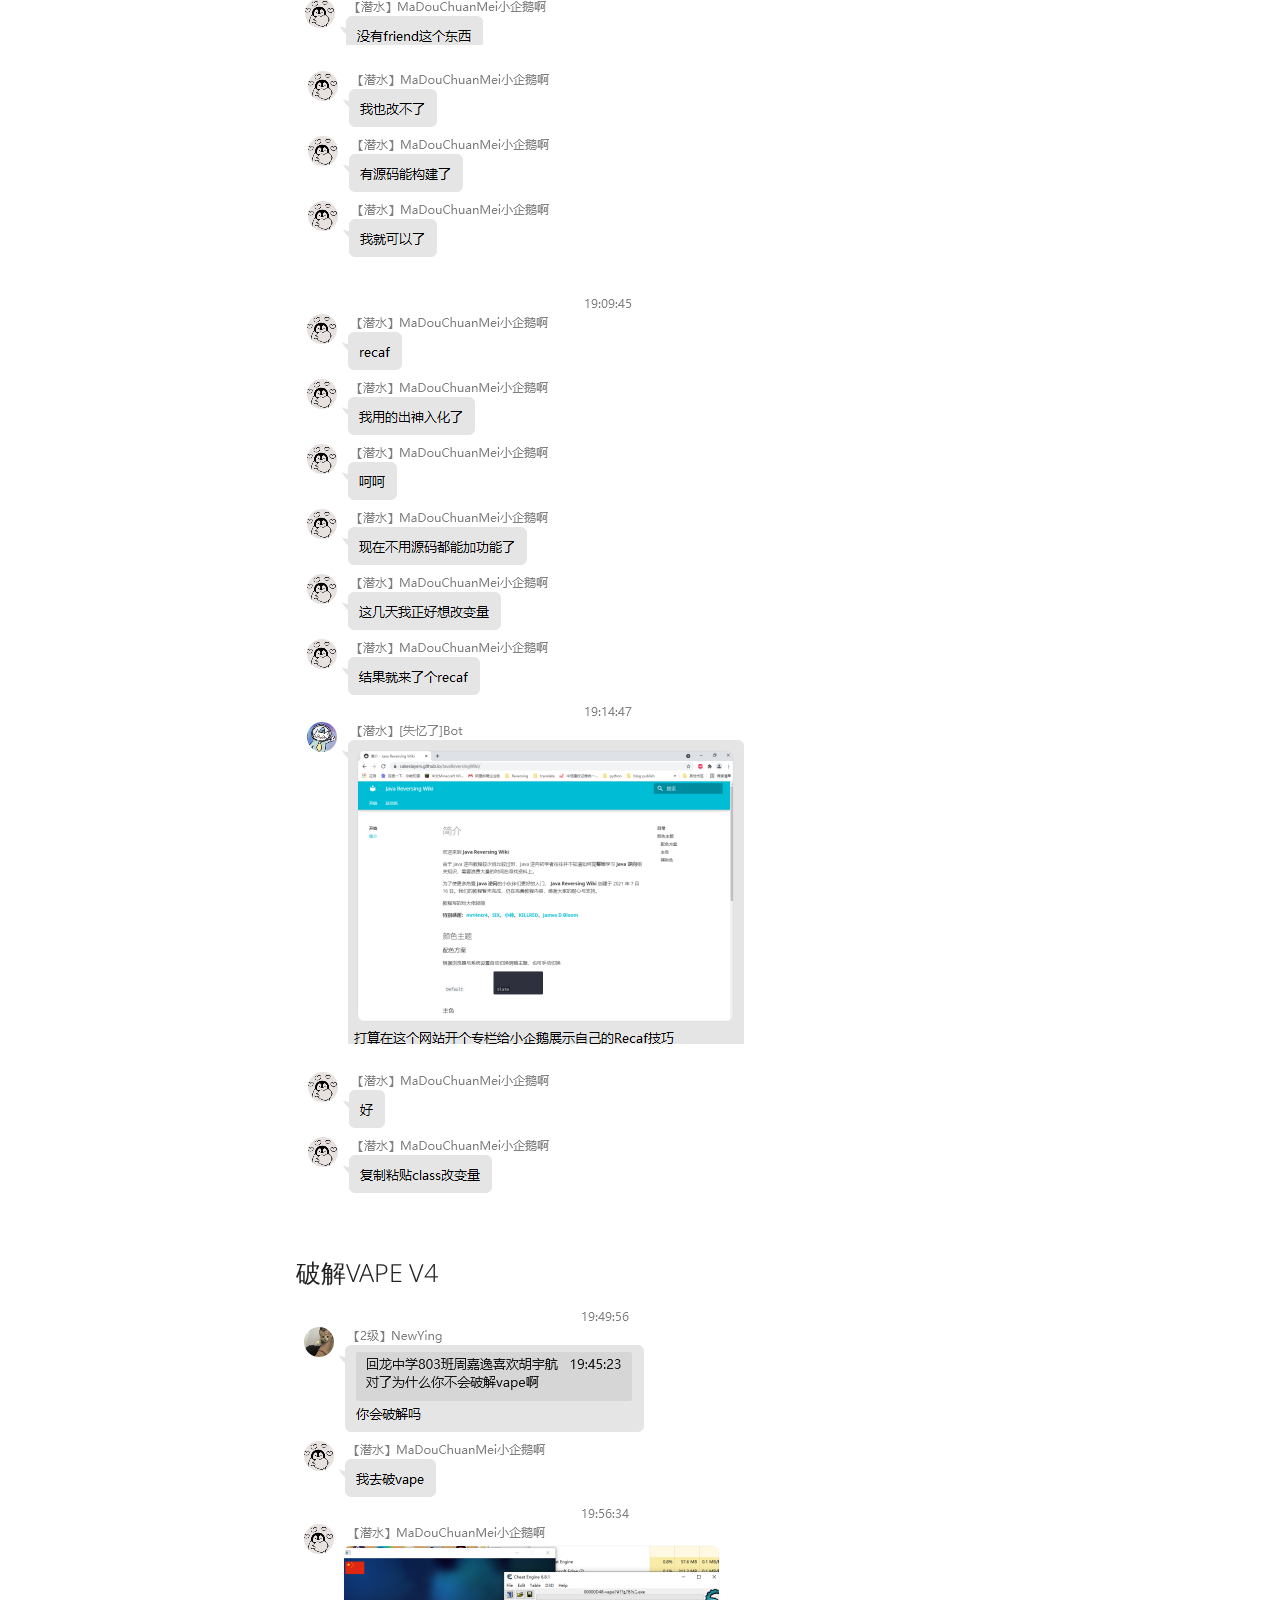
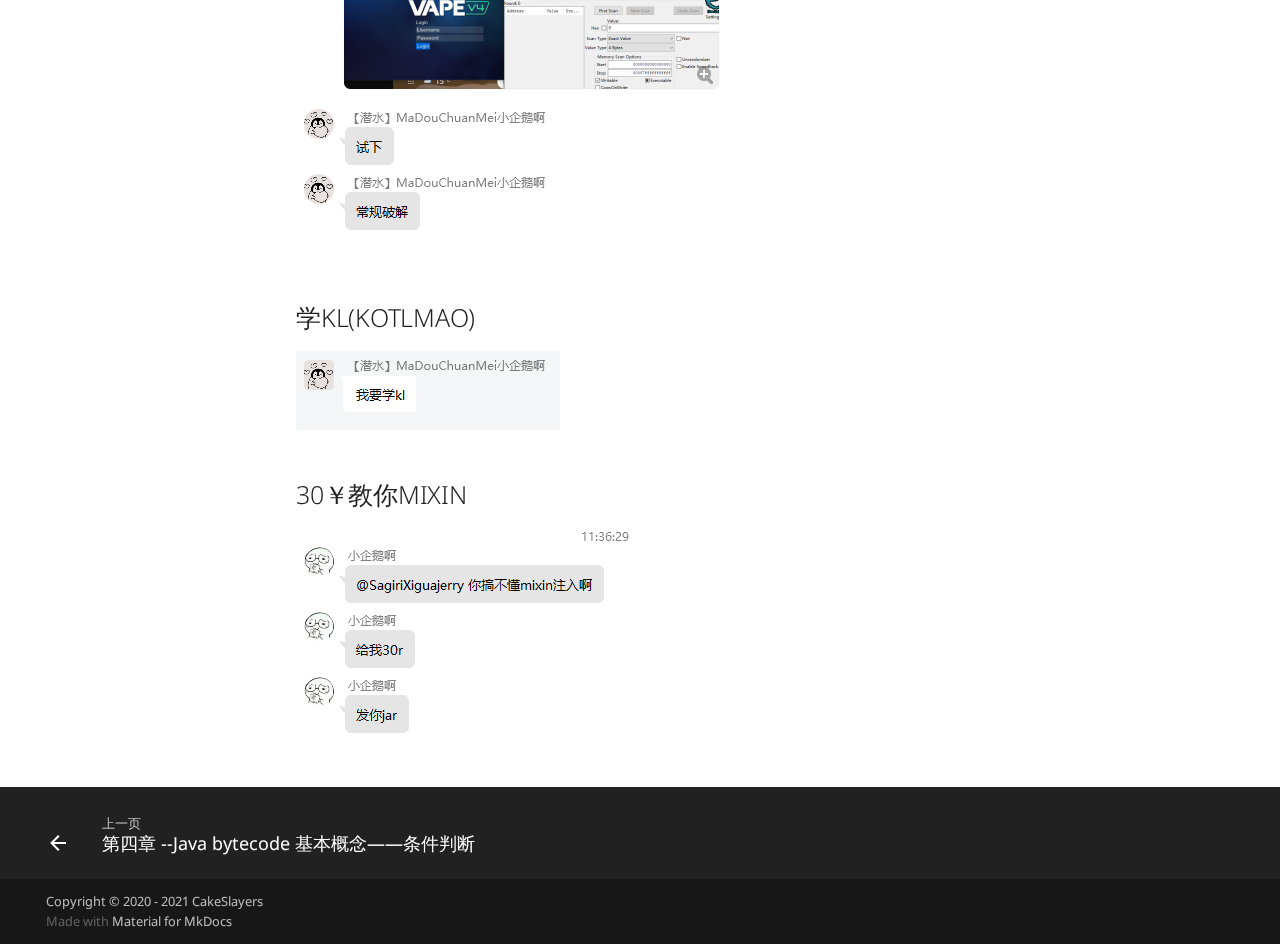
<file: memes/SmallPenguin-SKIDGod/index.html>
<!doctype html><html lang=zh class=no-js> <head><meta charset=utf-8><meta name=viewport content="width=device-width,initial-scale=1"><meta name=description content="KEEP LEARNING :)"><meta name=author content="Team CakeSlayers"><link rel=icon href=../../assets/images/favicon.png><meta name=generator content="mkdocs-1.2.3, mkdocs-material-7.3.6"><title>小企鹅大神 - Java Reversing Wiki</title><link rel=stylesheet href=../../assets/stylesheets/main.a57b2b03.min.css><link rel=stylesheet href=../../assets/stylesheets/palette.3f5d1f46.min.css><meta name=theme-color content=#ffffff><link rel=preconnect href=https://fonts.gstatic.com crossorigin><link rel=stylesheet href="https://fonts.googleapis.com/css?family=Noto+Sans:300,400,400i,700%7CSource+Code+Pro&display=fallback"><style>:root{--md-text-font-family:"Noto Sans";--md-code-font-family:"Source Code Pro"}</style><link rel=stylesheet href=../../static/css/extra.css></head> <body dir=ltr data-md-color-scheme=preference data-md-color-primary=white data-md-color-accent=red> <script>function __prefix(e){return new URL("../..",location).pathname+"."+e}function __get(e,t=localStorage){return JSON.parse(t.getItem(__prefix(e)))}</script> <input class=md-toggle data-md-toggle=drawer type=checkbox id=__drawer autocomplete=off> <input class=md-toggle data-md-toggle=search type=checkbox id=__search autocomplete=off> <label class=md-overlay for=__drawer></label> <div data-md-component=skip> <a href=#_1 class=md-skip> 跳转至 </a> </div> <div data-md-component=announce> </div> <header class="md-header md-header--lifted" data-md-component=header> <nav class="md-header__inner md-grid" aria-label=Header> <a href=../.. title="Java Reversing Wiki" class="md-header__button md-logo" aria-label="Java Reversing Wiki" data-md-component=logo> <svg xmlns=http://www.w3.org/2000/svg viewbox="0 0 24 24"><path d="M12 8a3 3 0 0 0 3-3 3 3 0 0 0-3-3 3 3 0 0 0-3 3 3 3 0 0 0 3 3m0 3.54C9.64 9.35 6.5 8 3 8v11c3.5 0 6.64 1.35 9 3.54 2.36-2.19 5.5-3.54 9-3.54V8c-3.5 0-6.64 1.35-9 3.54z"/></svg> </a> <label class="md-header__button md-icon" for=__drawer> <svg xmlns=http://www.w3.org/2000/svg viewbox="0 0 24 24"><path d="M3 6h18v2H3V6m0 5h18v2H3v-2m0 5h18v2H3v-2z"/></svg> </label> <div class=md-header__title data-md-component=header-title> <div class=md-header__ellipsis> <div class=md-header__topic> <span class=md-ellipsis> Java Reversing Wiki </span> </div> <div class=md-header__topic data-md-component=header-topic> <span class=md-ellipsis> 小企鹅大神 </span> </div> </div> </div> <label class="md-header__button md-icon" for=__search> <svg xmlns=http://www.w3.org/2000/svg viewbox="0 0 24 24"><path d="M9.5 3A6.5 6.5 0 0 1 16 9.5c0 1.61-.59 3.09-1.56 4.23l.27.27h.79l5 5-1.5 1.5-5-5v-.79l-.27-.27A6.516 6.516 0 0 1 9.5 16 6.5 6.5 0 0 1 3 9.5 6.5 6.5 0 0 1 9.5 3m0 2C7 5 5 7 5 9.5S7 14 9.5 14 14 12 14 9.5 12 5 9.5 5z"/></svg> </label> <div class=md-search data-md-component=search role=dialog> <label class=md-search__overlay for=__search></label> <div class=md-search__inner role=search> <form class=md-search__form name=search> <input type=text class=md-search__input name=query aria-label=搜索 placeholder=搜索 autocapitalize=off autocorrect=off autocomplete=off spellcheck=false data-md-component=search-query required> <label class="md-search__icon md-icon" for=__search> <svg xmlns=http://www.w3.org/2000/svg viewbox="0 0 24 24"><path d="M9.5 3A6.5 6.5 0 0 1 16 9.5c0 1.61-.59 3.09-1.56 4.23l.27.27h.79l5 5-1.5 1.5-5-5v-.79l-.27-.27A6.516 6.516 0 0 1 9.5 16 6.5 6.5 0 0 1 3 9.5 6.5 6.5 0 0 1 9.5 3m0 2C7 5 5 7 5 9.5S7 14 9.5 14 14 12 14 9.5 12 5 9.5 5z"/></svg> <svg xmlns=http://www.w3.org/2000/svg viewbox="0 0 24 24"><path d="M20 11v2H8l5.5 5.5-1.42 1.42L4.16 12l7.92-7.92L13.5 5.5 8 11h12z"/></svg> </label> <nav class=md-search__options aria-label=Search> <a href=javascript:void(0) class="md-search__icon md-icon" aria-label=Share data-clipboard data-clipboard-text data-md-component=search-share tabindex=-1> <svg xmlns=http://www.w3.org/2000/svg viewbox="0 0 24 24"><path d="M18 16.08c-.76 0-1.44.3-1.96.77L8.91 12.7c.05-.23.09-.46.09-.7 0-.24-.04-.47-.09-.7l7.05-4.11c.54.5 1.25.81 2.04.81a3 3 0 0 0 3-3 3 3 0 0 0-3-3 3 3 0 0 0-3 3c0 .24.04.47.09.7L8.04 9.81C7.5 9.31 6.79 9 6 9a3 3 0 0 0-3 3 3 3 0 0 0 3 3c.79 0 1.5-.31 2.04-.81l7.12 4.15c-.05.21-.08.43-.08.66 0 1.61 1.31 2.91 2.92 2.91 1.61 0 2.92-1.3 2.92-2.91A2.92 2.92 0 0 0 18 16.08z"/></svg> </a> <button type=reset class="md-search__icon md-icon" aria-label=Clear tabindex=-1> <svg xmlns=http://www.w3.org/2000/svg viewbox="0 0 24 24"><path d="M19 6.41 17.59 5 12 10.59 6.41 5 5 6.41 10.59 12 5 17.59 6.41 19 12 13.41 17.59 19 19 17.59 13.41 12 19 6.41z"/></svg> </button> </nav> <div class=md-search__suggest data-md-component=search-suggest></div> </form> <div class=md-search__output> <div class=md-search__scrollwrap data-md-scrollfix> <div class=md-search-result data-md-component=search-result> <div class=md-search-result__meta> 正在初始化搜索引擎 </div> <ol class=md-search-result__list></ol> </div> </div> </div> </div> </div> </nav> <nav class=md-tabs aria-label=Tabs data-md-component=tabs> <div class="md-tabs__inner md-grid"> <ul class=md-tabs__list> <li class=md-tabs__item> <a href=../.. class=md-tabs__link> 开始 </a> </li> <li class=md-tabs__item> <a href=../../basic/00-before-we-start/before-we-start/ class=md-tabs__link> 基础篇 </a> </li> <li class=md-tabs__item> <a href=./ class="md-tabs__link md-tabs__link--active"> 小企鹅大神 </a> </li> </ul> </div> </nav> </header> <div class=md-container data-md-component=container> <main class=md-main data-md-component=main> <div class="md-main__inner md-grid"> <div class="md-sidebar md-sidebar--primary" data-md-component=sidebar data-md-type=navigation> <div class=md-sidebar__scrollwrap> <div class=md-sidebar__inner> <nav class="md-nav md-nav--primary md-nav--lifted" aria-label=Navigation data-md-level=0> <label class=md-nav__title for=__drawer> <a href=../.. title="Java Reversing Wiki" class="md-nav__button md-logo" aria-label="Java Reversing Wiki" data-md-component=logo> <svg xmlns=http://www.w3.org/2000/svg viewbox="0 0 24 24"><path d="M12 8a3 3 0 0 0 3-3 3 3 0 0 0-3-3 3 3 0 0 0-3 3 3 3 0 0 0 3 3m0 3.54C9.64 9.35 6.5 8 3 8v11c3.5 0 6.64 1.35 9 3.54 2.36-2.19 5.5-3.54 9-3.54V8c-3.5 0-6.64 1.35-9 3.54z"/></svg> </a> Java Reversing Wiki </label> <ul class=md-nav__list data-md-scrollfix> <li class="md-nav__item md-nav__item--nested"> <input class="md-nav__toggle md-toggle" data-md-toggle=__nav_1 type=checkbox id=__nav_1> <label class=md-nav__link for=__nav_1> 开始 <span class="md-nav__icon md-icon"></span> </label> <nav class=md-nav aria-label=开始 data-md-level=1> <label class=md-nav__title for=__nav_1> <span class="md-nav__icon md-icon"></span> 开始 </label> <ul class=md-nav__list data-md-scrollfix> <li class=md-nav__item> <a href=../.. class=md-nav__link> 简介 </a> </li> </ul> </nav> </li> <li class="md-nav__item md-nav__item--nested"> <input class="md-nav__toggle md-toggle" data-md-toggle=__nav_2 type=checkbox id=__nav_2> <label class=md-nav__link for=__nav_2> 基础篇 <span class="md-nav__icon md-icon"></span> </label> <nav class=md-nav aria-label=基础篇 data-md-level=1> <label class=md-nav__title for=__nav_2> <span class="md-nav__icon md-icon"></span> 基础篇 </label> <ul class=md-nav__list data-md-scrollfix> <li class=md-nav__item> <a href=../../basic/00-before-we-start/before-we-start/ class=md-nav__link> 第〇章--在开始学习java逆向工程前需要知道什么？ </a> </li> <li class=md-nav__item> <a href=../../basic/01-JVM-Structure/01-JVM-Structure/ class=md-nav__link> 第一章--JVM结构 </a> </li> <li class=md-nav__item> <a href=../../basic/02-Recaf-Setup/02-Recaf-Setup/ class=md-nav__link> 第二章--初识Recaf </a> </li> <li class=md-nav__item> <a href=../../basic/03-Bytecode-Basic-Part1/03-Bytecode-Basic-Part1/ class=md-nav__link> 第三章--Java Bytecode基本概念——栈、方法、字段与变量 </a> </li> <li class=md-nav__item> <a href=../../basic/03-Bytecode-Basic-Part2/03-Bytecode-Basic-Part2/ class=md-nav__link> 第四章 --Java bytecode 基本概念——条件判断 </a> </li> </ul> </nav> </li> <li class="md-nav__item md-nav__item--active md-nav__item--nested"> <input class="md-nav__toggle md-toggle" data-md-toggle=__nav_3 type=checkbox id=__nav_3 checked> <label class=md-nav__link for=__nav_3> 小企鹅大神 <span class="md-nav__icon md-icon"></span> </label> <nav class=md-nav aria-label=小企鹅大神 data-md-level=1> <label class=md-nav__title for=__nav_3> <span class="md-nav__icon md-icon"></span> 小企鹅大神 </label> <ul class=md-nav__list data-md-scrollfix> <li class="md-nav__item md-nav__item--active"> <input class="md-nav__toggle md-toggle" data-md-toggle=toc type=checkbox id=__toc> <label class="md-nav__link md-nav__link--active" for=__toc> 小企鹅大神 <span class="md-nav__icon md-icon"></span> </label> <a href=./ class="md-nav__link md-nav__link--active"> 小企鹅大神 </a> <nav class="md-nav md-nav--secondary" aria-label=目录> <label class=md-nav__title for=__toc> <span class="md-nav__icon md-icon"></span> 目录 </label> <ul class=md-nav__list data-md-component=toc data-md-scrollfix> <li class=md-nav__item> <a href=#_2 class=md-nav__link> 蚌埠住了 </a> </li> <li class=md-nav__item> <a href=#skid class=md-nav__link> SKID教学 </a> </li> <li class=md-nav__item> <a href=#vape-v4 class=md-nav__link> 破解VAPE V4 </a> </li> <li class=md-nav__item> <a href=#klkotlmao class=md-nav__link> 学KL(KOTLMAO) </a> </li> <li class=md-nav__item> <a href=#30mixin class=md-nav__link> 30￥教你MIXIN </a> </li> </ul> </nav> </li> </ul> </nav> </li> </ul> </nav> </div> </div> </div> <div class="md-sidebar md-sidebar--secondary" data-md-component=sidebar data-md-type=toc> <div class=md-sidebar__scrollwrap> <div class=md-sidebar__inner> <nav class="md-nav md-nav--secondary" aria-label=目录> <label class=md-nav__title for=__toc> <span class="md-nav__icon md-icon"></span> 目录 </label> <ul class=md-nav__list data-md-component=toc data-md-scrollfix> <li class=md-nav__item> <a href=#_2 class=md-nav__link> 蚌埠住了 </a> </li> <li class=md-nav__item> <a href=#skid class=md-nav__link> SKID教学 </a> </li> <li class=md-nav__item> <a href=#vape-v4 class=md-nav__link> 破解VAPE V4 </a> </li> <li class=md-nav__item> <a href=#klkotlmao class=md-nav__link> 学KL(KOTLMAO) </a> </li> <li class=md-nav__item> <a href=#30mixin class=md-nav__link> 30￥教你MIXIN </a> </li> </ul> </nav> </div> </div> </div> <div class=md-content data-md-component=content> <article class="md-content__inner md-typeset"> <h1 id=_1>小企鹅大神<a class=headerlink href=#_1 title="Permanent link">&para;</a></h1> <h2 id=_2><strong>蚌埠住了</strong><img alt=L src=../L.png><a class=headerlink href=#_2 title="Permanent link">&para;</a></h2> <h2 id=skid>SKID教学<a class=headerlink href=#skid title="Permanent link">&para;</a></h2> <p><img alt=1 src=../1.png></p> <p><img alt=2 src=../2.png></p> <p><img alt=3 src=../3.png></p> <p><img alt=4 src=../4.png></p> <p><img alt=5 src=../5.png></p> <p><img alt=6 src=../6.png></p> <p><img alt=7 src=../7.png></p> <p><img alt=8 src=../8.png></p> <p><img alt=9 src=../9.png></p> <h2 id=vape-v4>破解VAPE V4<a class=headerlink href=#vape-v4 title="Permanent link">&para;</a></h2> <p><img alt="VAPE V4 CRACKED BY SMALLPENGUIN" src=../10.png></p> <h2 id=klkotlmao>学KL(KOTLMAO)<a class=headerlink href=#klkotlmao title="Permanent link">&para;</a></h2> <p><img alt=SmallPenguin-wanna-learn-kotlmao src=../SmallPenguin-wanna-learn-kotlmao.png></p> <h2 id=30mixin>30￥教你MIXIN<a class=headerlink href=#30mixin title="Permanent link">&para;</a></h2> <p><img alt=u-know-nothing-about-mixin src=../u-know-nothing-about-mixin.png></p> </article> </div> </div> </main> <footer class=md-footer> <nav class="md-footer__inner md-grid" aria-label=Footer> <a href=../../basic/03-Bytecode-Basic-Part2/03-Bytecode-Basic-Part2/ class="md-footer__link md-footer__link--prev" aria-label="上一页: 第四章 --Java bytecode 基本概念——条件判断" rel=prev> <div class="md-footer__button md-icon"> <svg xmlns=http://www.w3.org/2000/svg viewbox="0 0 24 24"><path d="M20 11v2H8l5.5 5.5-1.42 1.42L4.16 12l7.92-7.92L13.5 5.5 8 11h12z"/></svg> </div> <div class=md-footer__title> <div class=md-ellipsis> <span class=md-footer__direction> 上一页 </span> 第四章 --Java bytecode 基本概念——条件判断 </div> </div> </a> </nav> <div class="md-footer-meta md-typeset"> <div class="md-footer-meta__inner md-grid"> <div class=md-footer-copyright> <div class=md-footer-copyright__highlight> Copyright &copy; 2020 - 2021 CakeSlayers </div> Made with <a href=https://squidfunk.github.io/mkdocs-material/ target=_blank rel=noopener> Material for MkDocs </a> </div> </div> </div> </footer> </div> <div class=md-dialog data-md-component=dialog> <div class="md-dialog__inner md-typeset"></div> </div> <script id=__config type=application/json>{"base": "../..", "features": ["navigation.tabs", "navigation.tabs.sticky", "search.suggest", "search.highlight", "search.share"], "translations": {"clipboard.copy": "\u590d\u5236", "clipboard.copied": "\u5df2\u590d\u5236", "search.config.lang": "ja", "search.config.pipeline": "trimmer, stemmer", "search.config.separator": "[\\uff0c\\u3002]+", "search.placeholder": "\u641c\u7d22", "search.result.placeholder": "\u952e\u5165\u4ee5\u5f00\u59cb\u641c\u7d22", "search.result.none": "\u6ca1\u6709\u627e\u5230\u7b26\u5408\u6761\u4ef6\u7684\u7ed3\u679c", "search.result.one": "\u627e\u5230 1 \u4e2a\u7b26\u5408\u6761\u4ef6\u7684\u7ed3\u679c", "search.result.other": "# \u4e2a\u7b26\u5408\u6761\u4ef6\u7684\u7ed3\u679c", "search.result.more.one": "1 more on this page", "search.result.more.other": "# more on this page", "search.result.term.missing": "Missing", "select.version.title": "Select version"}, "search": "../../assets/javascripts/workers/search.fcfe8b6d.min.js", "version": null}</script> <script src=../../assets/javascripts/bundle.b1047164.min.js></script> <script src=https://cdnjs.loli.net/ajax/libs/pangu/3.3.0/pangu.min.js></script> <script src="https://cdnjs.loli.net/ajax/libs/mathjax/2.7.2/MathJax.js?config=TeX-MML-AM_CHTML"></script> <script src=../../static/js/extra.js></script> </body> </html>
</file>
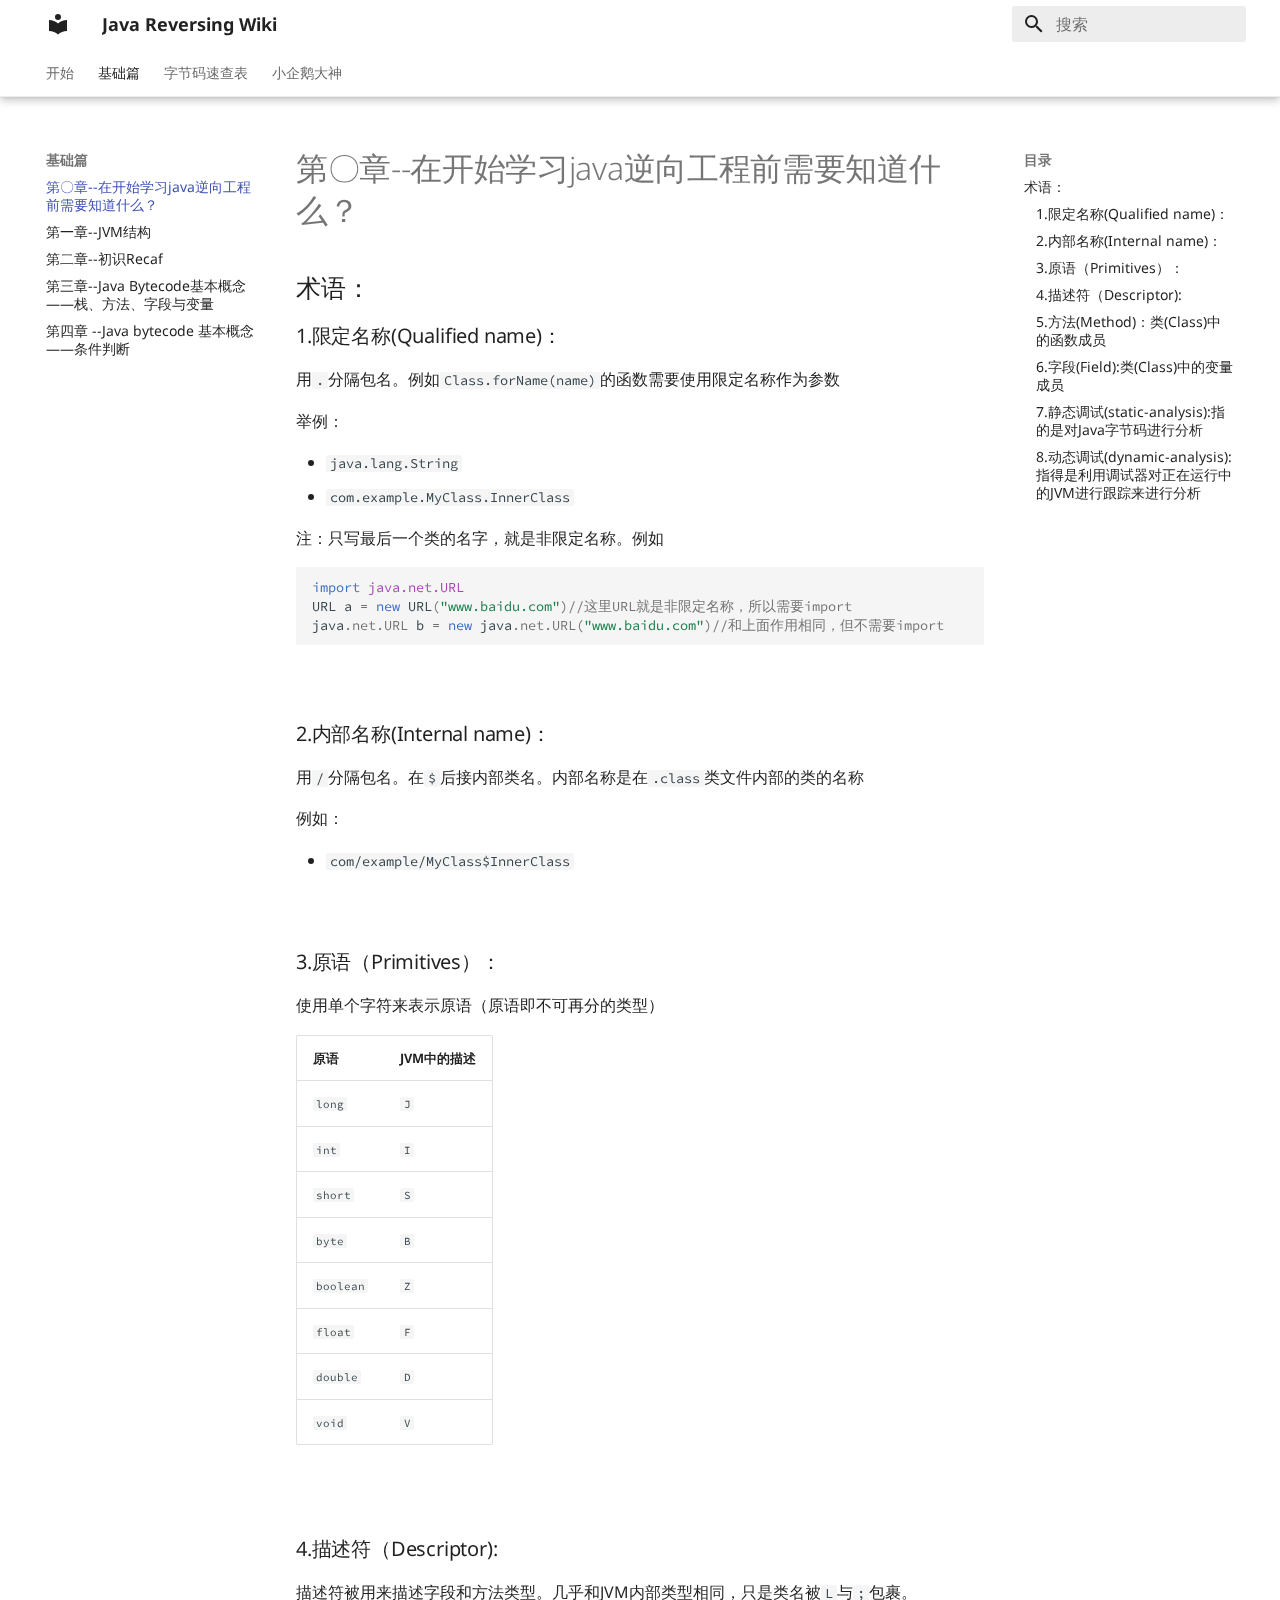
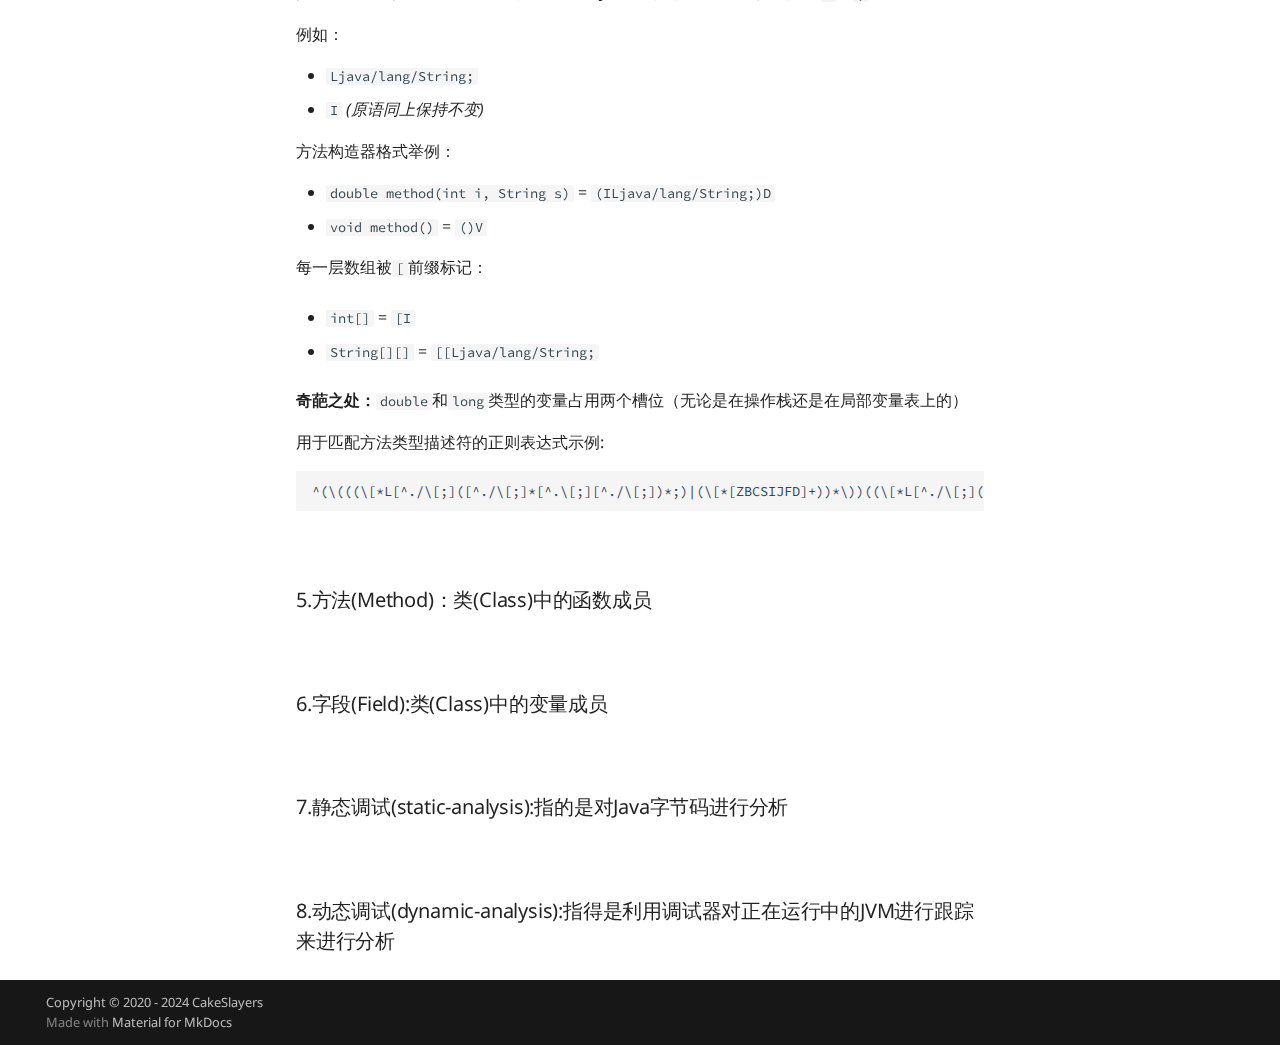
<file: basic/00-before-we-start/before-we-start/index.html>
<!doctype html><html lang=zh class=no-js> <head><meta charset=utf-8><meta name=viewport content="width=device-width,initial-scale=1"><meta name=description content="KEEP LEARNING :)"><meta name=author content="Team CakeSlayers"><link rel=prev href=../../..><link href=../../01-JVM-Structure/01-JVM-Structure/ rel=next><link rel=icon href=../../../assets/images/favicon.png><meta name=generator content="mkdocs-1.6.1, mkdocs-material-9.5.40"><title>第〇章--在开始学习java逆向工程前需要知道什么？ - Java Reversing Wiki</title><link rel=stylesheet href=../../../assets/stylesheets/main.8c3ca2c6.min.css><link rel=stylesheet href=../../../assets/stylesheets/palette.06af60db.min.css><link rel=preconnect href=https://fonts.gstatic.com crossorigin><link rel=stylesheet href="https://fonts.googleapis.com/css?family=Noto+Sans:300,300i,400,400i,700,700i%7CSource+Code+Pro:400,400i,700,700i&display=fallback"><style>:root{--md-text-font:"Noto Sans";--md-code-font:"Source Code Pro"}</style><link rel=stylesheet href=../../../static/css/extra.css><script>__md_scope=new URL("../../..",location),__md_hash=e=>[...e].reduce(((e,_)=>(e<<5)-e+_.charCodeAt(0)),0),__md_get=(e,_=localStorage,t=__md_scope)=>JSON.parse(_.getItem(t.pathname+"."+e)),__md_set=(e,_,t=localStorage,a=__md_scope)=>{try{t.setItem(a.pathname+"."+e,JSON.stringify(_))}catch(e){}}</script></head> <body dir=ltr data-md-color-scheme=preference data-md-color-primary=white data-md-color-accent=red> <input class=md-toggle data-md-toggle=drawer type=checkbox id=__drawer autocomplete=off> <input class=md-toggle data-md-toggle=search type=checkbox id=__search autocomplete=off> <label class=md-overlay for=__drawer></label> <div data-md-component=skip> <a href=#-java class=md-skip> 跳转至 </a> </div> <div data-md-component=announce> </div> <header class="md-header md-header--shadow md-header--lifted" data-md-component=header> <nav class="md-header__inner md-grid" aria-label=页眉> <a href=../../.. title="Java Reversing Wiki" class="md-header__button md-logo" aria-label="Java Reversing Wiki" data-md-component=logo> <svg xmlns=http://www.w3.org/2000/svg viewbox="0 0 24 24"><path d="M12 8a3 3 0 0 0 3-3 3 3 0 0 0-3-3 3 3 0 0 0-3 3 3 3 0 0 0 3 3m0 3.54C9.64 9.35 6.5 8 3 8v11c3.5 0 6.64 1.35 9 3.54 2.36-2.19 5.5-3.54 9-3.54V8c-3.5 0-6.64 1.35-9 3.54"/></svg> </a> <label class="md-header__button md-icon" for=__drawer> <svg xmlns=http://www.w3.org/2000/svg viewbox="0 0 24 24"><path d="M3 6h18v2H3zm0 5h18v2H3zm0 5h18v2H3z"/></svg> </label> <div class=md-header__title data-md-component=header-title> <div class=md-header__ellipsis> <div class=md-header__topic> <span class=md-ellipsis> Java Reversing Wiki </span> </div> <div class=md-header__topic data-md-component=header-topic> <span class=md-ellipsis> 第〇章--在开始学习java逆向工程前需要知道什么？ </span> </div> </div> </div> <label class="md-header__button md-icon" for=__search> <svg xmlns=http://www.w3.org/2000/svg viewbox="0 0 24 24"><path d="M9.5 3A6.5 6.5 0 0 1 16 9.5c0 1.61-.59 3.09-1.56 4.23l.27.27h.79l5 5-1.5 1.5-5-5v-.79l-.27-.27A6.52 6.52 0 0 1 9.5 16 6.5 6.5 0 0 1 3 9.5 6.5 6.5 0 0 1 9.5 3m0 2C7 5 5 7 5 9.5S7 14 9.5 14 14 12 14 9.5 12 5 9.5 5"/></svg> </label> <div class=md-search data-md-component=search role=dialog> <label class=md-search__overlay for=__search></label> <div class=md-search__inner role=search> <form class=md-search__form name=search> <input type=text class=md-search__input name=query aria-label=搜索 placeholder=搜索 autocapitalize=off autocorrect=off autocomplete=off spellcheck=false data-md-component=search-query required> <label class="md-search__icon md-icon" for=__search> <svg xmlns=http://www.w3.org/2000/svg viewbox="0 0 24 24"><path d="M9.5 3A6.5 6.5 0 0 1 16 9.5c0 1.61-.59 3.09-1.56 4.23l.27.27h.79l5 5-1.5 1.5-5-5v-.79l-.27-.27A6.52 6.52 0 0 1 9.5 16 6.5 6.5 0 0 1 3 9.5 6.5 6.5 0 0 1 9.5 3m0 2C7 5 5 7 5 9.5S7 14 9.5 14 14 12 14 9.5 12 5 9.5 5"/></svg> <svg xmlns=http://www.w3.org/2000/svg viewbox="0 0 24 24"><path d="M20 11v2H8l5.5 5.5-1.42 1.42L4.16 12l7.92-7.92L13.5 5.5 8 11z"/></svg> </label> <nav class=md-search__options aria-label=查找> <a href=javascript:void(0) class="md-search__icon md-icon" title=分享 aria-label=分享 data-clipboard data-clipboard-text data-md-component=search-share tabindex=-1> <svg xmlns=http://www.w3.org/2000/svg viewbox="0 0 24 24"><path d="M18 16.08c-.76 0-1.44.3-1.96.77L8.91 12.7c.05-.23.09-.46.09-.7s-.04-.47-.09-.7l7.05-4.11c.54.5 1.25.81 2.04.81a3 3 0 0 0 3-3 3 3 0 0 0-3-3 3 3 0 0 0-3 3c0 .24.04.47.09.7L8.04 9.81C7.5 9.31 6.79 9 6 9a3 3 0 0 0-3 3 3 3 0 0 0 3 3c.79 0 1.5-.31 2.04-.81l7.12 4.15c-.05.21-.08.43-.08.66 0 1.61 1.31 2.91 2.92 2.91s2.92-1.3 2.92-2.91A2.92 2.92 0 0 0 18 16.08"/></svg> </a> <button type=reset class="md-search__icon md-icon" title=清空当前内容 aria-label=清空当前内容 tabindex=-1> <svg xmlns=http://www.w3.org/2000/svg viewbox="0 0 24 24"><path d="M19 6.41 17.59 5 12 10.59 6.41 5 5 6.41 10.59 12 5 17.59 6.41 19 12 13.41 17.59 19 19 17.59 13.41 12z"/></svg> </button> </nav> <div class=md-search__suggest data-md-component=search-suggest></div> </form> <div class=md-search__output> <div class=md-search__scrollwrap tabindex=0 data-md-scrollfix> <div class=md-search-result data-md-component=search-result> <div class=md-search-result__meta> 正在初始化搜索引擎 </div> <ol class=md-search-result__list role=presentation></ol> </div> </div> </div> </div> </div> </nav> <nav class=md-tabs aria-label=标签 data-md-component=tabs> <div class=md-grid> <ul class=md-tabs__list> <li class=md-tabs__item> <a href=../../.. class=md-tabs__link> 开始 </a> </li> <li class="md-tabs__item md-tabs__item--active"> <a href=./ class=md-tabs__link> 基础篇 </a> </li> <li class=md-tabs__item> <a href=../../FF-Bytecode-Lookup-List/FF-Bytecode-Lookup-List/ class=md-tabs__link> 字节码速查表 </a> </li> <li class=md-tabs__item> <a href=../../../memes/SmallPenguin-SKIDGod.md class=md-tabs__link> 小企鹅大神 </a> </li> </ul> </div> </nav> </header> <div class=md-container data-md-component=container> <main class=md-main data-md-component=main> <div class="md-main__inner md-grid"> <div class="md-sidebar md-sidebar--primary" data-md-component=sidebar data-md-type=navigation> <div class=md-sidebar__scrollwrap> <div class=md-sidebar__inner> <nav class="md-nav md-nav--primary md-nav--lifted" aria-label=导航栏 data-md-level=0> <label class=md-nav__title for=__drawer> <a href=../../.. title="Java Reversing Wiki" class="md-nav__button md-logo" aria-label="Java Reversing Wiki" data-md-component=logo> <svg xmlns=http://www.w3.org/2000/svg viewbox="0 0 24 24"><path d="M12 8a3 3 0 0 0 3-3 3 3 0 0 0-3-3 3 3 0 0 0-3 3 3 3 0 0 0 3 3m0 3.54C9.64 9.35 6.5 8 3 8v11c3.5 0 6.64 1.35 9 3.54 2.36-2.19 5.5-3.54 9-3.54V8c-3.5 0-6.64 1.35-9 3.54"/></svg> </a> Java Reversing Wiki </label> <ul class=md-nav__list data-md-scrollfix> <li class="md-nav__item md-nav__item--nested"> <input class="md-nav__toggle md-toggle " type=checkbox id=__nav_1> <label class=md-nav__link for=__nav_1 id=__nav_1_label tabindex=0> <span class=md-ellipsis> 开始 </span> <span class="md-nav__icon md-icon"></span> </label> <nav class=md-nav data-md-level=1 aria-labelledby=__nav_1_label aria-expanded=false> <label class=md-nav__title for=__nav_1> <span class="md-nav__icon md-icon"></span> 开始 </label> <ul class=md-nav__list data-md-scrollfix> <li class=md-nav__item> <a href=../../.. class=md-nav__link> <span class=md-ellipsis> 简介 </span> </a> </li> </ul> </nav> </li> <li class="md-nav__item md-nav__item--active md-nav__item--section md-nav__item--nested"> <input class="md-nav__toggle md-toggle " type=checkbox id=__nav_2 checked> <label class=md-nav__link for=__nav_2 id=__nav_2_label tabindex> <span class=md-ellipsis> 基础篇 </span> <span class="md-nav__icon md-icon"></span> </label> <nav class=md-nav data-md-level=1 aria-labelledby=__nav_2_label aria-expanded=true> <label class=md-nav__title for=__nav_2> <span class="md-nav__icon md-icon"></span> 基础篇 </label> <ul class=md-nav__list data-md-scrollfix> <li class="md-nav__item md-nav__item--active"> <input class="md-nav__toggle md-toggle" type=checkbox id=__toc> <label class="md-nav__link md-nav__link--active" for=__toc> <span class=md-ellipsis> 第〇章--在开始学习java逆向工程前需要知道什么？ </span> <span class="md-nav__icon md-icon"></span> </label> <a href=./ class="md-nav__link md-nav__link--active"> <span class=md-ellipsis> 第〇章--在开始学习java逆向工程前需要知道什么？ </span> </a> <nav class="md-nav md-nav--secondary" aria-label=目录> <label class=md-nav__title for=__toc> <span class="md-nav__icon md-icon"></span> 目录 </label> <ul class=md-nav__list data-md-component=toc data-md-scrollfix> <li class=md-nav__item> <a href=#_1 class=md-nav__link> <span class=md-ellipsis> 术语： </span> </a> <nav class=md-nav aria-label=术语：> <ul class=md-nav__list> <li class=md-nav__item> <a href=#1qualified-name class=md-nav__link> <span class=md-ellipsis> 1.限定名称(Qualified name)： </span> </a> </li> <li class=md-nav__item> <a href=#2internal-name class=md-nav__link> <span class=md-ellipsis> 2.内部名称(Internal name)： </span> </a> </li> <li class=md-nav__item> <a href=#3primitives class=md-nav__link> <span class=md-ellipsis> 3.原语（Primitives）： </span> </a> </li> <li class=md-nav__item> <a href=#4descriptor class=md-nav__link> <span class=md-ellipsis> 4.描述符（Descriptor): </span> </a> </li> <li class=md-nav__item> <a href=#5methodclass class=md-nav__link> <span class=md-ellipsis> 5.方法(Method)：类(Class)中的函数成员 </span> </a> </li> <li class=md-nav__item> <a href=#6fieldclass class=md-nav__link> <span class=md-ellipsis> 6.字段(Field):类(Class)中的变量成员 </span> </a> </li> <li class=md-nav__item> <a href=#7static-analysisjava class=md-nav__link> <span class=md-ellipsis> 7.静态调试(static-analysis):指的是对Java字节码进行分析 </span> </a> </li> <li class=md-nav__item> <a href=#8dynamic-analysisjvm class=md-nav__link> <span class=md-ellipsis> 8.动态调试(dynamic-analysis):指得是利用调试器对正在运行中的JVM进行跟踪来进行分析 </span> </a> </li> </ul> </nav> </li> </ul> </nav> </li> <li class=md-nav__item> <a href=../../01-JVM-Structure/01-JVM-Structure/ class=md-nav__link> <span class=md-ellipsis> 第一章--JVM结构 </span> </a> </li> <li class=md-nav__item> <a href=../../02-Recaf-Setup/02-Recaf-Setup/ class=md-nav__link> <span class=md-ellipsis> 第二章--初识Recaf </span> </a> </li> <li class=md-nav__item> <a href=../../03-Bytecode-Basic-Part1/03-Bytecode-Basic-Part1/ class=md-nav__link> <span class=md-ellipsis> 第三章--Java Bytecode基本概念——栈、方法、字段与变量 </span> </a> </li> <li class=md-nav__item> <a href=../../03-Bytecode-Basic-Part2/03-Bytecode-Basic-Part2/ class=md-nav__link> <span class=md-ellipsis> 第四章 --Java bytecode 基本概念——条件判断 </span> </a> </li> </ul> </nav> </li> <li class="md-nav__item md-nav__item--nested"> <input class="md-nav__toggle md-toggle " type=checkbox id=__nav_3> <label class=md-nav__link for=__nav_3 id=__nav_3_label tabindex=0> <span class=md-ellipsis> 字节码速查表 </span> <span class="md-nav__icon md-icon"></span> </label> <nav class=md-nav data-md-level=1 aria-labelledby=__nav_3_label aria-expanded=false> <label class=md-nav__title for=__nav_3> <span class="md-nav__icon md-icon"></span> 字节码速查表 </label> <ul class=md-nav__list data-md-scrollfix> <li class=md-nav__item> <a href=../../FF-Bytecode-Lookup-List/FF-Bytecode-Lookup-List/ class=md-nav__link> <span class=md-ellipsis> 前言 </span> </a> </li> </ul> </nav> </li> <li class="md-nav__item md-nav__item--nested"> <input class="md-nav__toggle md-toggle " type=checkbox id=__nav_4> <label class=md-nav__link for=__nav_4 id=__nav_4_label tabindex=0> <span class=md-ellipsis> 小企鹅大神 </span> <span class="md-nav__icon md-icon"></span> </label> <nav class=md-nav data-md-level=1 aria-labelledby=__nav_4_label aria-expanded=false> <label class=md-nav__title for=__nav_4> <span class="md-nav__icon md-icon"></span> 小企鹅大神 </label> <ul class=md-nav__list data-md-scrollfix> <li class=md-nav__item> <a href=../../../memes/SmallPenguin-SKIDGod.md class=md-nav__link> <span class=md-ellipsis> None </span> </a> </li> </ul> </nav> </li> </ul> </nav> </div> </div> </div> <div class="md-sidebar md-sidebar--secondary" data-md-component=sidebar data-md-type=toc> <div class=md-sidebar__scrollwrap> <div class=md-sidebar__inner> <nav class="md-nav md-nav--secondary" aria-label=目录> <label class=md-nav__title for=__toc> <span class="md-nav__icon md-icon"></span> 目录 </label> <ul class=md-nav__list data-md-component=toc data-md-scrollfix> <li class=md-nav__item> <a href=#_1 class=md-nav__link> <span class=md-ellipsis> 术语： </span> </a> <nav class=md-nav aria-label=术语：> <ul class=md-nav__list> <li class=md-nav__item> <a href=#1qualified-name class=md-nav__link> <span class=md-ellipsis> 1.限定名称(Qualified name)： </span> </a> </li> <li class=md-nav__item> <a href=#2internal-name class=md-nav__link> <span class=md-ellipsis> 2.内部名称(Internal name)： </span> </a> </li> <li class=md-nav__item> <a href=#3primitives class=md-nav__link> <span class=md-ellipsis> 3.原语（Primitives）： </span> </a> </li> <li class=md-nav__item> <a href=#4descriptor class=md-nav__link> <span class=md-ellipsis> 4.描述符（Descriptor): </span> </a> </li> <li class=md-nav__item> <a href=#5methodclass class=md-nav__link> <span class=md-ellipsis> 5.方法(Method)：类(Class)中的函数成员 </span> </a> </li> <li class=md-nav__item> <a href=#6fieldclass class=md-nav__link> <span class=md-ellipsis> 6.字段(Field):类(Class)中的变量成员 </span> </a> </li> <li class=md-nav__item> <a href=#7static-analysisjava class=md-nav__link> <span class=md-ellipsis> 7.静态调试(static-analysis):指的是对Java字节码进行分析 </span> </a> </li> <li class=md-nav__item> <a href=#8dynamic-analysisjvm class=md-nav__link> <span class=md-ellipsis> 8.动态调试(dynamic-analysis):指得是利用调试器对正在运行中的JVM进行跟踪来进行分析 </span> </a> </li> </ul> </nav> </li> </ul> </nav> </div> </div> </div> <div class=md-content data-md-component=content> <article class="md-content__inner md-typeset"> <h1 id=-java>第〇章--在开始学习java逆向工程前需要知道什么？<a class=headerlink href=#-java title="Permanent link">&para;</a></h1> <h2 id=_1>术语：<a class=headerlink href=#_1 title="Permanent link">&para;</a></h2> <h3 id=1qualified-name>1.限定名称(Qualified name)：<a class=headerlink href=#1qualified-name title="Permanent link">&para;</a></h3> <p>用<code>.</code>分隔包名。例如<code>Class.forName(name)</code>的函数需要使用限定名称作为参数</p> <p>举例：</p> <ul> <li><code>java.lang.String</code></li> <li><code>com.example.MyClass.InnerClass</code></li> </ul> <p>注：只写最后一个类的名字，就是非限定名称。例如</p> <div class=highlight><pre><span></span><code><span class=kn>import</span><span class=w> </span><span class=nn>java.net.URL</span>
<span class=n>URL</span><span class=w> </span><span class=n>a</span><span class=w> </span><span class=o>=</span><span class=w> </span><span class=k>new</span><span class=w> </span><span class=n>URL</span><span class=p>(</span><span class=s>&quot;www.baidu.com&quot;</span><span class=p>)</span><span class=c1>//这里URL就是非限定名称，所以需要import</span>
<span class=n>java</span><span class=p>.</span><span class=na>net</span><span class=p>.</span><span class=na>URL</span><span class=w> </span><span class=n>b</span><span class=w> </span><span class=o>=</span><span class=w> </span><span class=k>new</span><span class=w> </span><span class=n>java</span><span class=p>.</span><span class=na>net</span><span class=p>.</span><span class=na>URL</span><span class=p>(</span><span class=s>&quot;www.baidu.com&quot;</span><span class=p>)</span><span class=c1>//和上面作用相同，但不需要import</span>
</code></pre></div> <p><br></p> <h3 id=2internal-name>2.内部名称(Internal name)：<a class=headerlink href=#2internal-name title="Permanent link">&para;</a></h3> <p>用<code>/</code>分隔包名。在<code>$</code>后接内部类名。内部名称是在<code>.class</code>类文件内部的类的名称</p> <p>例如：</p> <ul> <li><code>com/example/MyClass$InnerClass</code></li> </ul> <p><br></p> <h3 id=3primitives>3.原语（Primitives）：<a class=headerlink href=#3primitives title="Permanent link">&para;</a></h3> <p>使用单个字符来表示原语（原语即不可再分的类型）</p> <table> <thead> <tr> <th>原语</th> <th>JVM中的描述</th> </tr> </thead> <tbody> <tr> <td><code>long</code></td> <td><code>J</code></td> </tr> <tr> <td><code>int</code></td> <td><code>I</code></td> </tr> <tr> <td><code>short</code></td> <td><code>S</code></td> </tr> <tr> <td><code>byte</code></td> <td><code>B</code></td> </tr> <tr> <td><code>boolean</code></td> <td><code>Z</code></td> </tr> <tr> <td><code>float</code></td> <td><code>F</code></td> </tr> <tr> <td><code>double</code></td> <td><code>D</code></td> </tr> <tr> <td><code>void</code></td> <td><code>V</code></td> </tr> </tbody> </table> <p><br></p> <h3 id=4descriptor>4.描述符（Descriptor):<a class=headerlink href=#4descriptor title="Permanent link">&para;</a></h3> <p>描述符被用来描述字段和方法类型。几乎和JVM内部类型相同，只是类名被<code>L</code>与<code>;</code>包裹。</p> <p>例如：</p> <ul> <li><code>Ljava/lang/String;</code></li> <li><code>I</code> <em>(原语同上保持不变)</em></li> </ul> <p>方法构造器格式举例：</p> <ul> <li><code>double method(int i, String s)</code> = <code>(ILjava/lang/String;)D</code></li> <li><code>void method()</code> = <code>()V</code></li> </ul> <p>每一层数组被<code>[</code>前缀标记：</p> <ul> <li> <p><code>int[]</code> = <code>[I</code></p> </li> <li> <p><code>String[][]</code> = <code>[[Ljava/lang/String;</code></p> </li> </ul> <p><strong>奇葩之处：</strong><code>double</code>和<code>long</code>类型的变量占用两个槽位（无论是在操作栈还是在局部变量表上的）</p> <p>用于匹配方法类型描述符的正则表达式示例: <div class=highlight><pre><span></span><code>^(\(((\[*L[^./\[;]([^./\[;]*[^.\[;][^./\[;])*;)|(\[*[ZBCSIJFD]+))*\))((\[*L[^./\[;]([^./\[;]*[^.\[;][^./\[;])*;)|V|(\[*[ZBCSIJFD]))$
</code></pre></div></p> <p><br></p> <h3 id=5methodclass>5.方法(Method)：类(Class)中的函数成员<a class=headerlink href=#5methodclass title="Permanent link">&para;</a></h3> <p><br></p> <h3 id=6fieldclass>6.字段(Field):类(Class)中的变量成员<a class=headerlink href=#6fieldclass title="Permanent link">&para;</a></h3> <p><br></p> <h3 id=7static-analysisjava>7.静态调试(static-analysis):指的是对Java字节码进行分析<a class=headerlink href=#7static-analysisjava title="Permanent link">&para;</a></h3> <p><br></p> <h3 id=8dynamic-analysisjvm>8.动态调试(dynamic-analysis):指得是利用调试器对正在运行中的JVM进行跟踪来进行分析<a class=headerlink href=#8dynamic-analysisjvm title="Permanent link">&para;</a></h3> </article> </div> <script>var target=document.getElementById(location.hash.slice(1));target&&target.name&&(target.checked=target.name.startsWith("__tabbed_"))</script> </div> </main> <footer class=md-footer> <div class="md-footer-meta md-typeset"> <div class="md-footer-meta__inner md-grid"> <div class=md-copyright> <div class=md-copyright__highlight> Copyright &copy; 2020 - 2024 CakeSlayers </div> Made with <a href=https://squidfunk.github.io/mkdocs-material/ target=_blank rel=noopener> Material for MkDocs </a> </div> </div> </div> </footer> </div> <div class=md-dialog data-md-component=dialog> <div class="md-dialog__inner md-typeset"></div> </div> <script id=__config type=application/json>{"base": "../../..", "features": ["navigation.tabs", "navigation.tabs.sticky", "search.suggest", "search.highlight", "search.share"], "search": "../../../assets/javascripts/workers/search.6ce7567c.min.js", "translations": {"clipboard.copied": "\u5df2\u590d\u5236", "clipboard.copy": "\u590d\u5236", "search.result.more.one": "\u5728\u8be5\u9875\u4e0a\u8fd8\u6709 1 \u4e2a\u7b26\u5408\u6761\u4ef6\u7684\u7ed3\u679c", "search.result.more.other": "\u5728\u8be5\u9875\u4e0a\u8fd8\u6709 # \u4e2a\u7b26\u5408\u6761\u4ef6\u7684\u7ed3\u679c", "search.result.none": "\u6ca1\u6709\u627e\u5230\u7b26\u5408\u6761\u4ef6\u7684\u7ed3\u679c", "search.result.one": "\u627e\u5230 1 \u4e2a\u7b26\u5408\u6761\u4ef6\u7684\u7ed3\u679c", "search.result.other": "# \u4e2a\u7b26\u5408\u6761\u4ef6\u7684\u7ed3\u679c", "search.result.placeholder": "\u952e\u5165\u4ee5\u5f00\u59cb\u641c\u7d22", "search.result.term.missing": "\u7f3a\u5c11", "select.version": "\u9009\u62e9\u5f53\u524d\u7248\u672c"}}</script> <script src=../../../assets/javascripts/bundle.525ec568.min.js></script> <script src=https://cdnjs.loli.net/ajax/libs/pangu/3.3.0/pangu.min.js></script> <script src="https://cdnjs.loli.net/ajax/libs/mathjax/2.7.2/MathJax.js?config=TeX-MML-AM_CHTML"></script> <script src=../../../static/js/extra.js></script> </body> </html>
</file>
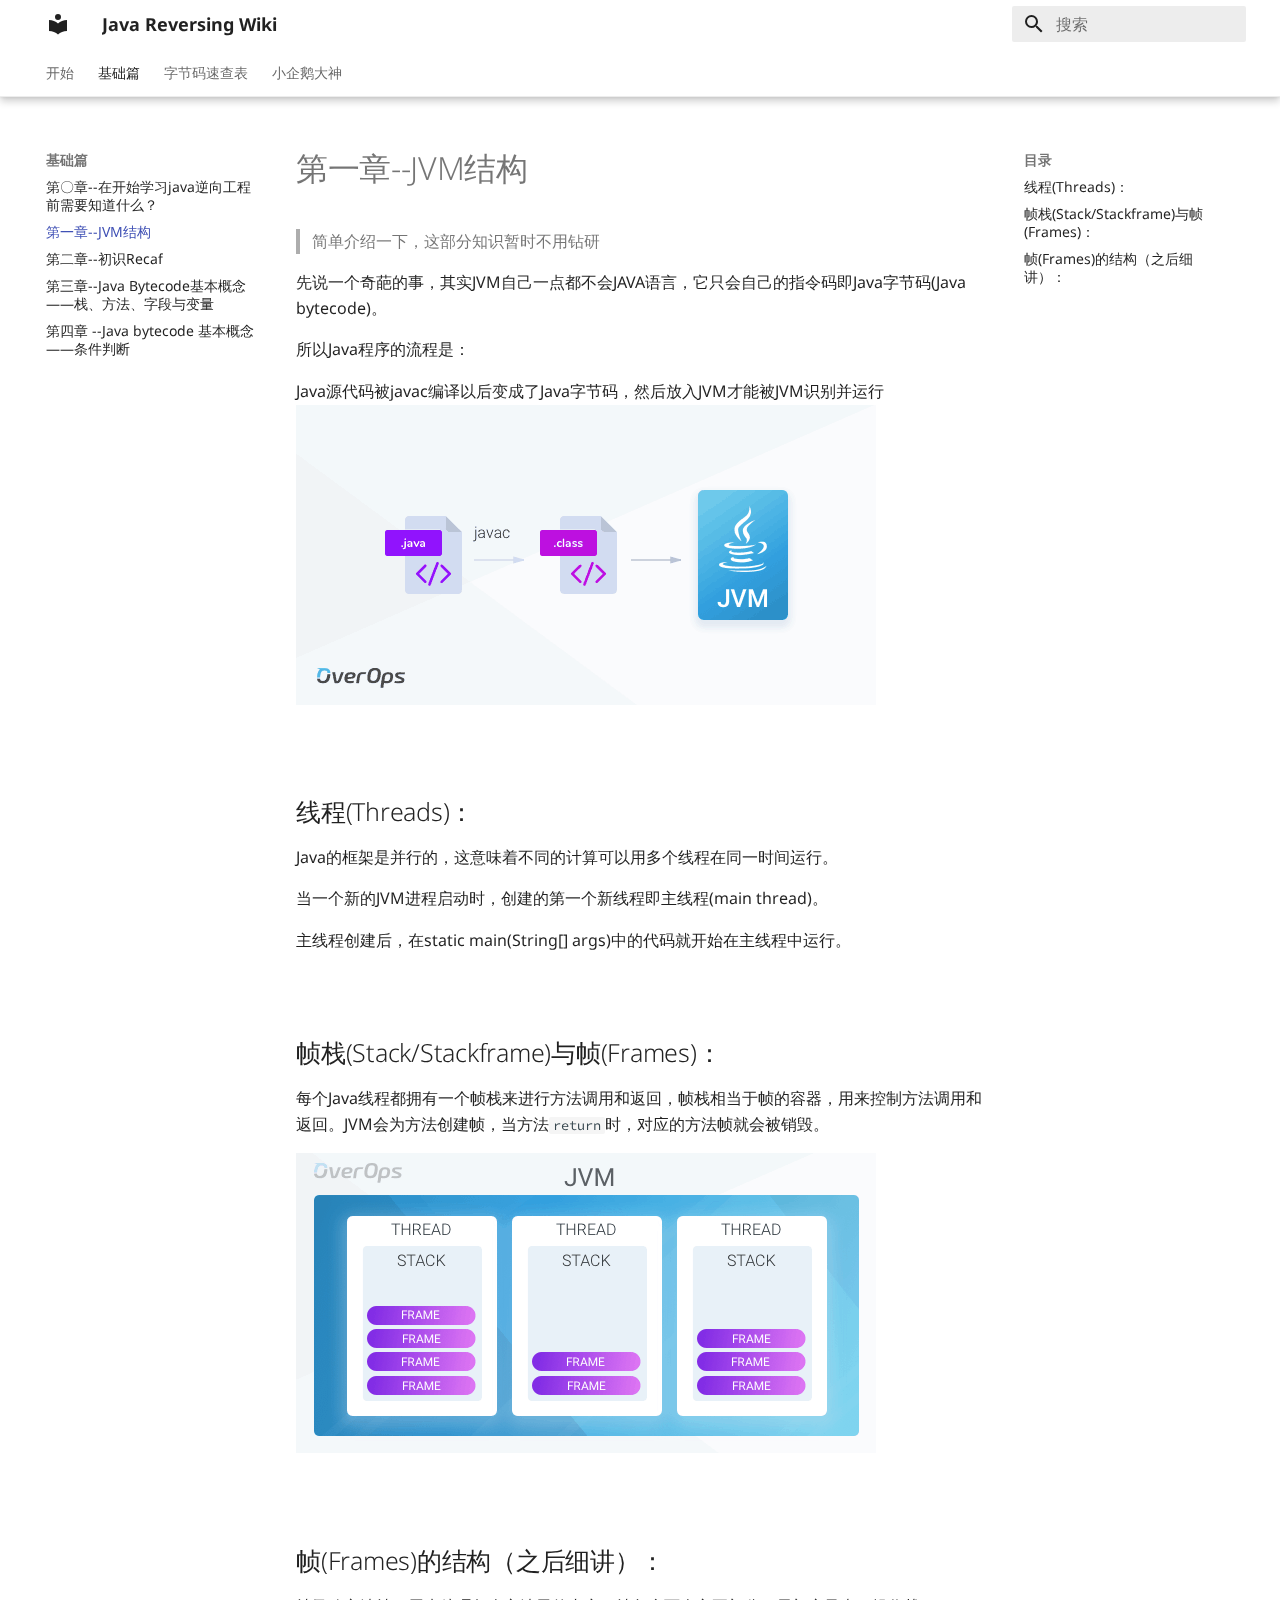
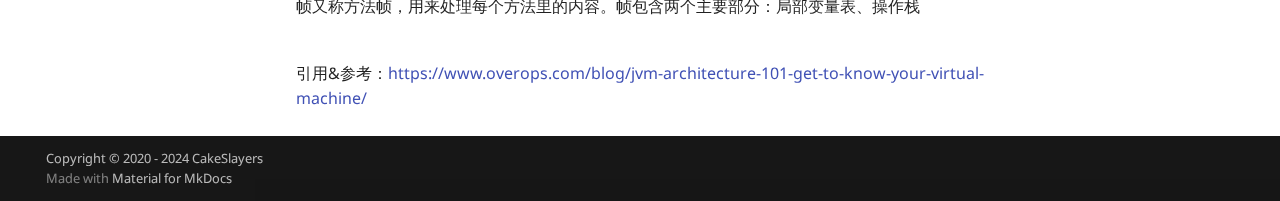
<file: basic/01-JVM-Structure/01-JVM-Structure/index.html>
<!doctype html><html lang=zh class=no-js> <head><meta charset=utf-8><meta name=viewport content="width=device-width,initial-scale=1"><meta name=description content="KEEP LEARNING :)"><meta name=author content="Team CakeSlayers"><link href=../../00-before-we-start/before-we-start/ rel=prev><link href=../../02-Recaf-Setup/02-Recaf-Setup/ rel=next><link rel=icon href=../../../assets/images/favicon.png><meta name=generator content="mkdocs-1.6.1, mkdocs-material-9.5.40"><title>第一章--JVM结构 - Java Reversing Wiki</title><link rel=stylesheet href=../../../assets/stylesheets/main.8c3ca2c6.min.css><link rel=stylesheet href=../../../assets/stylesheets/palette.06af60db.min.css><link rel=preconnect href=https://fonts.gstatic.com crossorigin><link rel=stylesheet href="https://fonts.googleapis.com/css?family=Noto+Sans:300,300i,400,400i,700,700i%7CSource+Code+Pro:400,400i,700,700i&display=fallback"><style>:root{--md-text-font:"Noto Sans";--md-code-font:"Source Code Pro"}</style><link rel=stylesheet href=../../../static/css/extra.css><script>__md_scope=new URL("../../..",location),__md_hash=e=>[...e].reduce(((e,_)=>(e<<5)-e+_.charCodeAt(0)),0),__md_get=(e,_=localStorage,t=__md_scope)=>JSON.parse(_.getItem(t.pathname+"."+e)),__md_set=(e,_,t=localStorage,a=__md_scope)=>{try{t.setItem(a.pathname+"."+e,JSON.stringify(_))}catch(e){}}</script></head> <body dir=ltr data-md-color-scheme=preference data-md-color-primary=white data-md-color-accent=red> <input class=md-toggle data-md-toggle=drawer type=checkbox id=__drawer autocomplete=off> <input class=md-toggle data-md-toggle=search type=checkbox id=__search autocomplete=off> <label class=md-overlay for=__drawer></label> <div data-md-component=skip> <a href=#-jvm class=md-skip> 跳转至 </a> </div> <div data-md-component=announce> </div> <header class="md-header md-header--shadow md-header--lifted" data-md-component=header> <nav class="md-header__inner md-grid" aria-label=页眉> <a href=../../.. title="Java Reversing Wiki" class="md-header__button md-logo" aria-label="Java Reversing Wiki" data-md-component=logo> <svg xmlns=http://www.w3.org/2000/svg viewbox="0 0 24 24"><path d="M12 8a3 3 0 0 0 3-3 3 3 0 0 0-3-3 3 3 0 0 0-3 3 3 3 0 0 0 3 3m0 3.54C9.64 9.35 6.5 8 3 8v11c3.5 0 6.64 1.35 9 3.54 2.36-2.19 5.5-3.54 9-3.54V8c-3.5 0-6.64 1.35-9 3.54"/></svg> </a> <label class="md-header__button md-icon" for=__drawer> <svg xmlns=http://www.w3.org/2000/svg viewbox="0 0 24 24"><path d="M3 6h18v2H3zm0 5h18v2H3zm0 5h18v2H3z"/></svg> </label> <div class=md-header__title data-md-component=header-title> <div class=md-header__ellipsis> <div class=md-header__topic> <span class=md-ellipsis> Java Reversing Wiki </span> </div> <div class=md-header__topic data-md-component=header-topic> <span class=md-ellipsis> 第一章--JVM结构 </span> </div> </div> </div> <label class="md-header__button md-icon" for=__search> <svg xmlns=http://www.w3.org/2000/svg viewbox="0 0 24 24"><path d="M9.5 3A6.5 6.5 0 0 1 16 9.5c0 1.61-.59 3.09-1.56 4.23l.27.27h.79l5 5-1.5 1.5-5-5v-.79l-.27-.27A6.52 6.52 0 0 1 9.5 16 6.5 6.5 0 0 1 3 9.5 6.5 6.5 0 0 1 9.5 3m0 2C7 5 5 7 5 9.5S7 14 9.5 14 14 12 14 9.5 12 5 9.5 5"/></svg> </label> <div class=md-search data-md-component=search role=dialog> <label class=md-search__overlay for=__search></label> <div class=md-search__inner role=search> <form class=md-search__form name=search> <input type=text class=md-search__input name=query aria-label=搜索 placeholder=搜索 autocapitalize=off autocorrect=off autocomplete=off spellcheck=false data-md-component=search-query required> <label class="md-search__icon md-icon" for=__search> <svg xmlns=http://www.w3.org/2000/svg viewbox="0 0 24 24"><path d="M9.5 3A6.5 6.5 0 0 1 16 9.5c0 1.61-.59 3.09-1.56 4.23l.27.27h.79l5 5-1.5 1.5-5-5v-.79l-.27-.27A6.52 6.52 0 0 1 9.5 16 6.5 6.5 0 0 1 3 9.5 6.5 6.5 0 0 1 9.5 3m0 2C7 5 5 7 5 9.5S7 14 9.5 14 14 12 14 9.5 12 5 9.5 5"/></svg> <svg xmlns=http://www.w3.org/2000/svg viewbox="0 0 24 24"><path d="M20 11v2H8l5.5 5.5-1.42 1.42L4.16 12l7.92-7.92L13.5 5.5 8 11z"/></svg> </label> <nav class=md-search__options aria-label=查找> <a href=javascript:void(0) class="md-search__icon md-icon" title=分享 aria-label=分享 data-clipboard data-clipboard-text data-md-component=search-share tabindex=-1> <svg xmlns=http://www.w3.org/2000/svg viewbox="0 0 24 24"><path d="M18 16.08c-.76 0-1.44.3-1.96.77L8.91 12.7c.05-.23.09-.46.09-.7s-.04-.47-.09-.7l7.05-4.11c.54.5 1.25.81 2.04.81a3 3 0 0 0 3-3 3 3 0 0 0-3-3 3 3 0 0 0-3 3c0 .24.04.47.09.7L8.04 9.81C7.5 9.31 6.79 9 6 9a3 3 0 0 0-3 3 3 3 0 0 0 3 3c.79 0 1.5-.31 2.04-.81l7.12 4.15c-.05.21-.08.43-.08.66 0 1.61 1.31 2.91 2.92 2.91s2.92-1.3 2.92-2.91A2.92 2.92 0 0 0 18 16.08"/></svg> </a> <button type=reset class="md-search__icon md-icon" title=清空当前内容 aria-label=清空当前内容 tabindex=-1> <svg xmlns=http://www.w3.org/2000/svg viewbox="0 0 24 24"><path d="M19 6.41 17.59 5 12 10.59 6.41 5 5 6.41 10.59 12 5 17.59 6.41 19 12 13.41 17.59 19 19 17.59 13.41 12z"/></svg> </button> </nav> <div class=md-search__suggest data-md-component=search-suggest></div> </form> <div class=md-search__output> <div class=md-search__scrollwrap tabindex=0 data-md-scrollfix> <div class=md-search-result data-md-component=search-result> <div class=md-search-result__meta> 正在初始化搜索引擎 </div> <ol class=md-search-result__list role=presentation></ol> </div> </div> </div> </div> </div> </nav> <nav class=md-tabs aria-label=标签 data-md-component=tabs> <div class=md-grid> <ul class=md-tabs__list> <li class=md-tabs__item> <a href=../../.. class=md-tabs__link> 开始 </a> </li> <li class="md-tabs__item md-tabs__item--active"> <a href=../../00-before-we-start/before-we-start/ class=md-tabs__link> 基础篇 </a> </li> <li class=md-tabs__item> <a href=../../FF-Bytecode-Lookup-List/FF-Bytecode-Lookup-List/ class=md-tabs__link> 字节码速查表 </a> </li> <li class=md-tabs__item> <a href=../../../memes/SmallPenguin-SKIDGod.md class=md-tabs__link> 小企鹅大神 </a> </li> </ul> </div> </nav> </header> <div class=md-container data-md-component=container> <main class=md-main data-md-component=main> <div class="md-main__inner md-grid"> <div class="md-sidebar md-sidebar--primary" data-md-component=sidebar data-md-type=navigation> <div class=md-sidebar__scrollwrap> <div class=md-sidebar__inner> <nav class="md-nav md-nav--primary md-nav--lifted" aria-label=导航栏 data-md-level=0> <label class=md-nav__title for=__drawer> <a href=../../.. title="Java Reversing Wiki" class="md-nav__button md-logo" aria-label="Java Reversing Wiki" data-md-component=logo> <svg xmlns=http://www.w3.org/2000/svg viewbox="0 0 24 24"><path d="M12 8a3 3 0 0 0 3-3 3 3 0 0 0-3-3 3 3 0 0 0-3 3 3 3 0 0 0 3 3m0 3.54C9.64 9.35 6.5 8 3 8v11c3.5 0 6.64 1.35 9 3.54 2.36-2.19 5.5-3.54 9-3.54V8c-3.5 0-6.64 1.35-9 3.54"/></svg> </a> Java Reversing Wiki </label> <ul class=md-nav__list data-md-scrollfix> <li class="md-nav__item md-nav__item--nested"> <input class="md-nav__toggle md-toggle " type=checkbox id=__nav_1> <label class=md-nav__link for=__nav_1 id=__nav_1_label tabindex=0> <span class=md-ellipsis> 开始 </span> <span class="md-nav__icon md-icon"></span> </label> <nav class=md-nav data-md-level=1 aria-labelledby=__nav_1_label aria-expanded=false> <label class=md-nav__title for=__nav_1> <span class="md-nav__icon md-icon"></span> 开始 </label> <ul class=md-nav__list data-md-scrollfix> <li class=md-nav__item> <a href=../../.. class=md-nav__link> <span class=md-ellipsis> 简介 </span> </a> </li> </ul> </nav> </li> <li class="md-nav__item md-nav__item--active md-nav__item--section md-nav__item--nested"> <input class="md-nav__toggle md-toggle " type=checkbox id=__nav_2 checked> <label class=md-nav__link for=__nav_2 id=__nav_2_label tabindex> <span class=md-ellipsis> 基础篇 </span> <span class="md-nav__icon md-icon"></span> </label> <nav class=md-nav data-md-level=1 aria-labelledby=__nav_2_label aria-expanded=true> <label class=md-nav__title for=__nav_2> <span class="md-nav__icon md-icon"></span> 基础篇 </label> <ul class=md-nav__list data-md-scrollfix> <li class=md-nav__item> <a href=../../00-before-we-start/before-we-start/ class=md-nav__link> <span class=md-ellipsis> 第〇章--在开始学习java逆向工程前需要知道什么？ </span> </a> </li> <li class="md-nav__item md-nav__item--active"> <input class="md-nav__toggle md-toggle" type=checkbox id=__toc> <label class="md-nav__link md-nav__link--active" for=__toc> <span class=md-ellipsis> 第一章--JVM结构 </span> <span class="md-nav__icon md-icon"></span> </label> <a href=./ class="md-nav__link md-nav__link--active"> <span class=md-ellipsis> 第一章--JVM结构 </span> </a> <nav class="md-nav md-nav--secondary" aria-label=目录> <label class=md-nav__title for=__toc> <span class="md-nav__icon md-icon"></span> 目录 </label> <ul class=md-nav__list data-md-component=toc data-md-scrollfix> <li class=md-nav__item> <a href=#threads class=md-nav__link> <span class=md-ellipsis> 线程(Threads)： </span> </a> </li> <li class=md-nav__item> <a href=#stackstackframeframes class=md-nav__link> <span class=md-ellipsis> 帧栈(Stack/Stackframe)与帧(Frames)： </span> </a> </li> <li class=md-nav__item> <a href=#frames class=md-nav__link> <span class=md-ellipsis> 帧(Frames)的结构（之后细讲）： </span> </a> </li> </ul> </nav> </li> <li class=md-nav__item> <a href=../../02-Recaf-Setup/02-Recaf-Setup/ class=md-nav__link> <span class=md-ellipsis> 第二章--初识Recaf </span> </a> </li> <li class=md-nav__item> <a href=../../03-Bytecode-Basic-Part1/03-Bytecode-Basic-Part1/ class=md-nav__link> <span class=md-ellipsis> 第三章--Java Bytecode基本概念——栈、方法、字段与变量 </span> </a> </li> <li class=md-nav__item> <a href=../../03-Bytecode-Basic-Part2/03-Bytecode-Basic-Part2/ class=md-nav__link> <span class=md-ellipsis> 第四章 --Java bytecode 基本概念——条件判断 </span> </a> </li> </ul> </nav> </li> <li class="md-nav__item md-nav__item--nested"> <input class="md-nav__toggle md-toggle " type=checkbox id=__nav_3> <label class=md-nav__link for=__nav_3 id=__nav_3_label tabindex=0> <span class=md-ellipsis> 字节码速查表 </span> <span class="md-nav__icon md-icon"></span> </label> <nav class=md-nav data-md-level=1 aria-labelledby=__nav_3_label aria-expanded=false> <label class=md-nav__title for=__nav_3> <span class="md-nav__icon md-icon"></span> 字节码速查表 </label> <ul class=md-nav__list data-md-scrollfix> <li class=md-nav__item> <a href=../../FF-Bytecode-Lookup-List/FF-Bytecode-Lookup-List/ class=md-nav__link> <span class=md-ellipsis> 前言 </span> </a> </li> </ul> </nav> </li> <li class="md-nav__item md-nav__item--nested"> <input class="md-nav__toggle md-toggle " type=checkbox id=__nav_4> <label class=md-nav__link for=__nav_4 id=__nav_4_label tabindex=0> <span class=md-ellipsis> 小企鹅大神 </span> <span class="md-nav__icon md-icon"></span> </label> <nav class=md-nav data-md-level=1 aria-labelledby=__nav_4_label aria-expanded=false> <label class=md-nav__title for=__nav_4> <span class="md-nav__icon md-icon"></span> 小企鹅大神 </label> <ul class=md-nav__list data-md-scrollfix> <li class=md-nav__item> <a href=../../../memes/SmallPenguin-SKIDGod.md class=md-nav__link> <span class=md-ellipsis> None </span> </a> </li> </ul> </nav> </li> </ul> </nav> </div> </div> </div> <div class="md-sidebar md-sidebar--secondary" data-md-component=sidebar data-md-type=toc> <div class=md-sidebar__scrollwrap> <div class=md-sidebar__inner> <nav class="md-nav md-nav--secondary" aria-label=目录> <label class=md-nav__title for=__toc> <span class="md-nav__icon md-icon"></span> 目录 </label> <ul class=md-nav__list data-md-component=toc data-md-scrollfix> <li class=md-nav__item> <a href=#threads class=md-nav__link> <span class=md-ellipsis> 线程(Threads)： </span> </a> </li> <li class=md-nav__item> <a href=#stackstackframeframes class=md-nav__link> <span class=md-ellipsis> 帧栈(Stack/Stackframe)与帧(Frames)： </span> </a> </li> <li class=md-nav__item> <a href=#frames class=md-nav__link> <span class=md-ellipsis> 帧(Frames)的结构（之后细讲）： </span> </a> </li> </ul> </nav> </div> </div> </div> <div class=md-content data-md-component=content> <article class="md-content__inner md-typeset"> <h1 id=-jvm>第一章--JVM结构<a class=headerlink href=#-jvm title="Permanent link">&para;</a></h1> <blockquote> <p>简单介绍一下，这部分知识暂时不用钻研</p> </blockquote> <p>先说一个奇葩的事，其实JVM自己一点都不会JAVA语言，它只会自己的指令码即Java字节码(Java bytecode)。</p> <p>所以Java程序的流程是：</p> <p>Java源代码被javac编译以后变成了Java字节码，然后放入JVM才能被JVM识别并运行<img alt=Java运行流程 src=../%E7%AC%AC%E4%B8%80%E7%AB%A0img/Java%E8%BF%90%E8%A1%8C%E6%B5%81%E7%A8%8B.png></p> <p><br></p> <h2 id=threads>线程(Threads)：<a class=headerlink href=#threads title="Permanent link">&para;</a></h2> <p>Java的框架是并行的，这意味着不同的计算可以用多个线程在同一时间运行。</p> <p>当一个新的JVM进程启动时，创建的第一个新线程即主线程(main thread)。</p> <p>主线程创建后，在static main(String[] args)中的代码就开始在主线程中运行。</p> <p><br></p> <h2 id=stackstackframeframes>帧栈(Stack/Stackframe)与帧(Frames)：<a class=headerlink href=#stackstackframeframes title="Permanent link">&para;</a></h2> <p>每个Java线程都拥有一个帧栈来进行方法调用和返回，帧栈相当于帧的容器，用来控制方法调用和返回。JVM会为方法创建帧，当方法<code>return</code>时，对应的方法帧就会被销毁。</p> <p><img alt=JVM结构 src=../%E7%AC%AC%E4%B8%80%E7%AB%A0img/JVM%E7%BB%93%E6%9E%84.png></p> <p><br></p> <h2 id=frames>帧(Frames)的结构（之后细讲）：<a class=headerlink href=#frames title="Permanent link">&para;</a></h2> <p>帧又称方法帧，用来处理每个方法里的内容。帧包含两个主要部分：局部变量表、操作栈</p> <p><br> 引用&amp;参考：<a href=https://www.overops.com/blog/jvm-architecture-101-get-to-know-your-virtual-machine/ >https://www.overops.com/blog/jvm-architecture-101-get-to-know-your-virtual-machine/</a></p> </article> </div> <script>var target=document.getElementById(location.hash.slice(1));target&&target.name&&(target.checked=target.name.startsWith("__tabbed_"))</script> </div> </main> <footer class=md-footer> <div class="md-footer-meta md-typeset"> <div class="md-footer-meta__inner md-grid"> <div class=md-copyright> <div class=md-copyright__highlight> Copyright &copy; 2020 - 2024 CakeSlayers </div> Made with <a href=https://squidfunk.github.io/mkdocs-material/ target=_blank rel=noopener> Material for MkDocs </a> </div> </div> </div> </footer> </div> <div class=md-dialog data-md-component=dialog> <div class="md-dialog__inner md-typeset"></div> </div> <script id=__config type=application/json>{"base": "../../..", "features": ["navigation.tabs", "navigation.tabs.sticky", "search.suggest", "search.highlight", "search.share"], "search": "../../../assets/javascripts/workers/search.6ce7567c.min.js", "translations": {"clipboard.copied": "\u5df2\u590d\u5236", "clipboard.copy": "\u590d\u5236", "search.result.more.one": "\u5728\u8be5\u9875\u4e0a\u8fd8\u6709 1 \u4e2a\u7b26\u5408\u6761\u4ef6\u7684\u7ed3\u679c", "search.result.more.other": "\u5728\u8be5\u9875\u4e0a\u8fd8\u6709 # \u4e2a\u7b26\u5408\u6761\u4ef6\u7684\u7ed3\u679c", "search.result.none": "\u6ca1\u6709\u627e\u5230\u7b26\u5408\u6761\u4ef6\u7684\u7ed3\u679c", "search.result.one": "\u627e\u5230 1 \u4e2a\u7b26\u5408\u6761\u4ef6\u7684\u7ed3\u679c", "search.result.other": "# \u4e2a\u7b26\u5408\u6761\u4ef6\u7684\u7ed3\u679c", "search.result.placeholder": "\u952e\u5165\u4ee5\u5f00\u59cb\u641c\u7d22", "search.result.term.missing": "\u7f3a\u5c11", "select.version": "\u9009\u62e9\u5f53\u524d\u7248\u672c"}}</script> <script src=../../../assets/javascripts/bundle.525ec568.min.js></script> <script src=https://cdnjs.loli.net/ajax/libs/pangu/3.3.0/pangu.min.js></script> <script src="https://cdnjs.loli.net/ajax/libs/mathjax/2.7.2/MathJax.js?config=TeX-MML-AM_CHTML"></script> <script src=../../../static/js/extra.js></script> </body> </html>
</file>
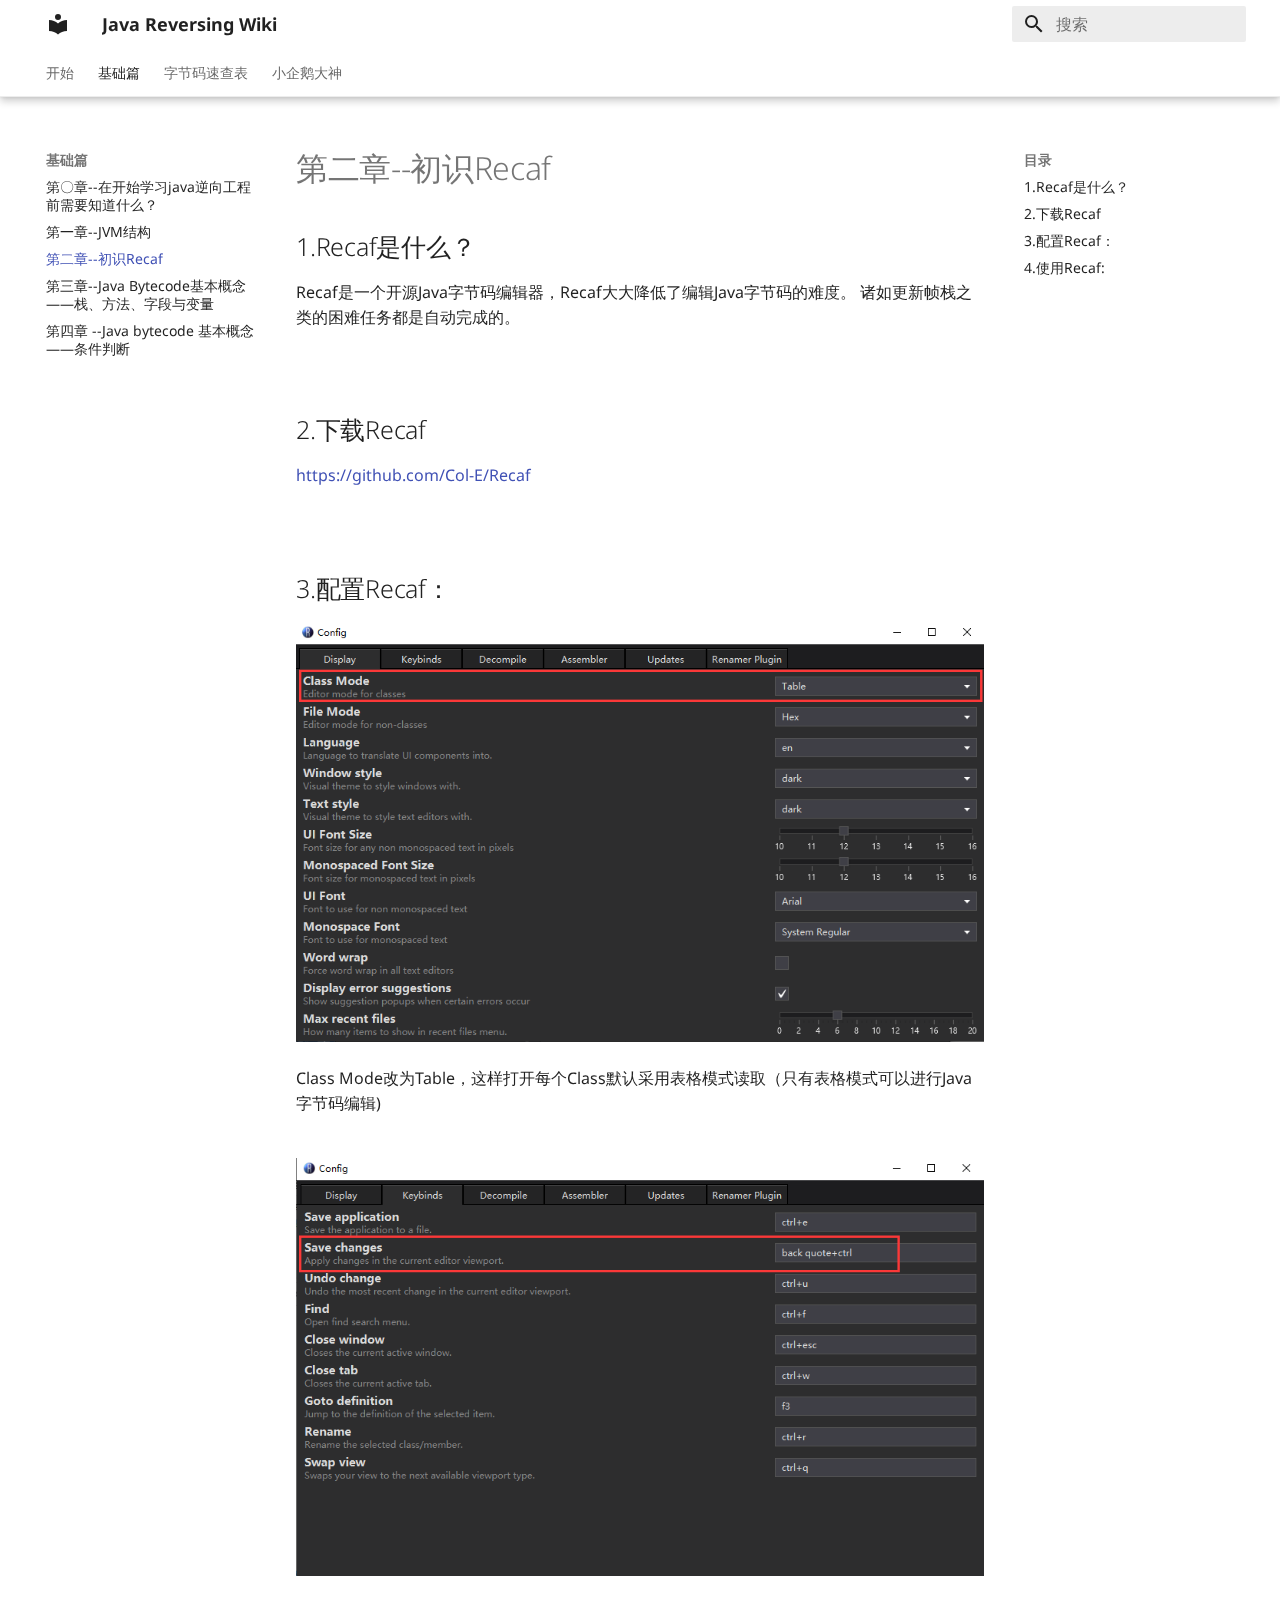
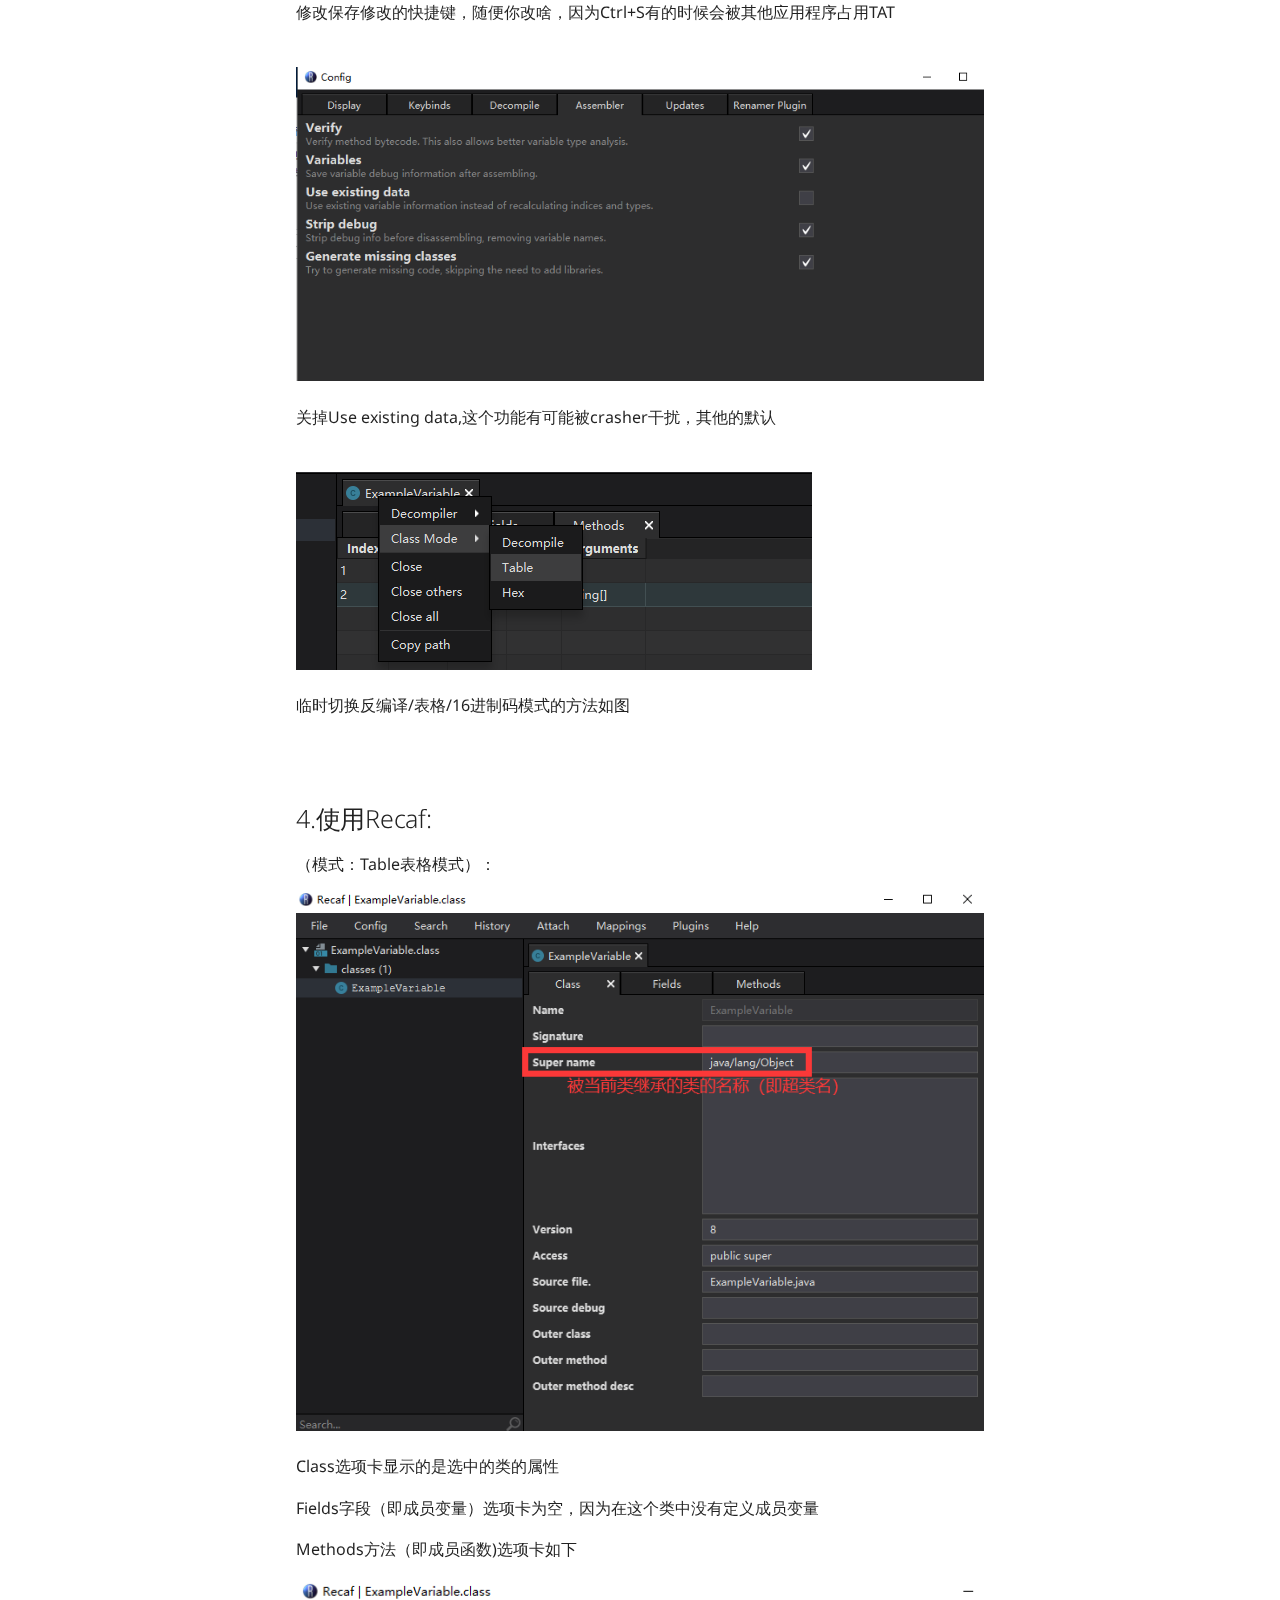
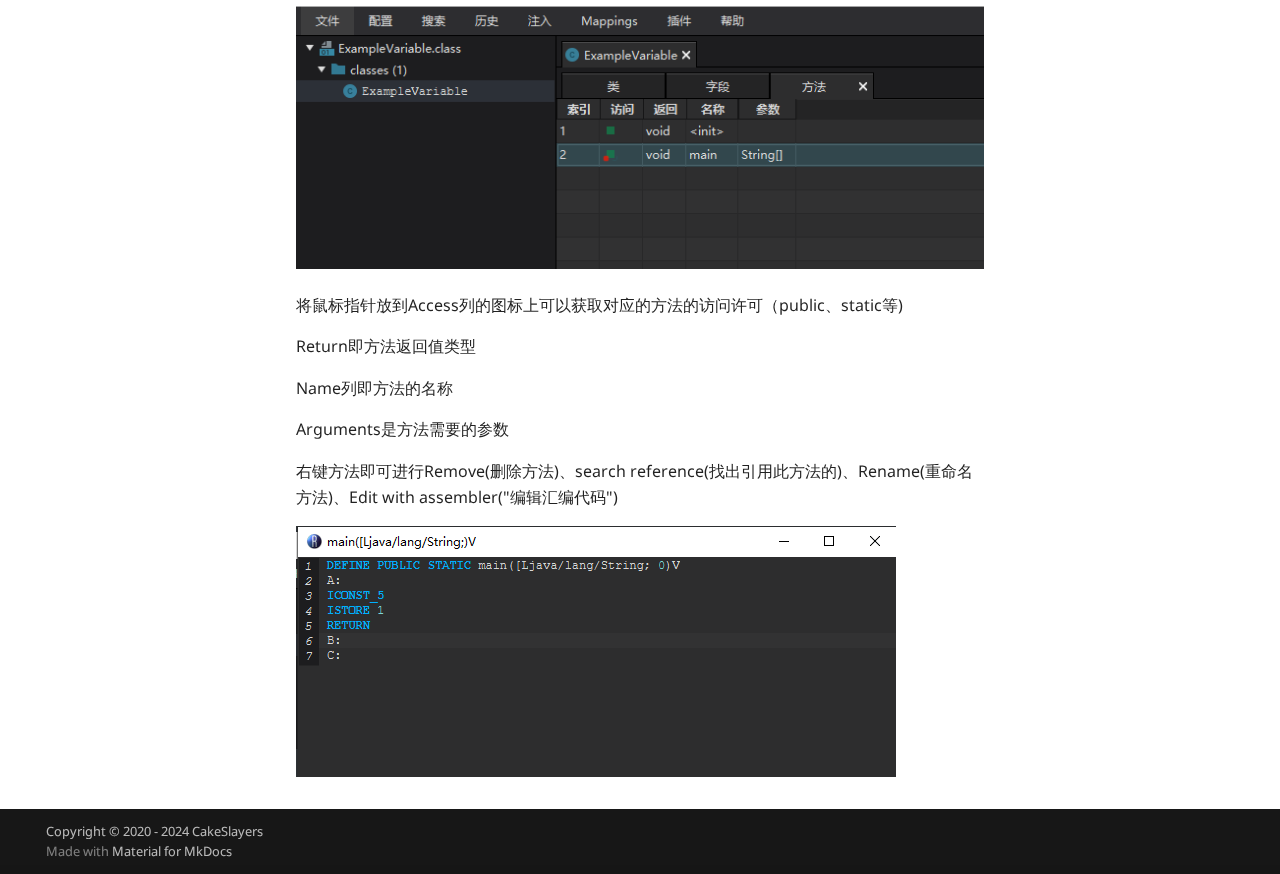
<file: basic/02-Recaf-Setup/02-Recaf-Setup/index.html>
<!doctype html><html lang=zh class=no-js> <head><meta charset=utf-8><meta name=viewport content="width=device-width,initial-scale=1"><meta name=description content="KEEP LEARNING :)"><meta name=author content="Team CakeSlayers"><link href=../../01-JVM-Structure/01-JVM-Structure/ rel=prev><link href=../../03-Bytecode-Basic-Part1/03-Bytecode-Basic-Part1/ rel=next><link rel=icon href=../../../assets/images/favicon.png><meta name=generator content="mkdocs-1.6.1, mkdocs-material-9.5.40"><title>第二章--初识Recaf - Java Reversing Wiki</title><link rel=stylesheet href=../../../assets/stylesheets/main.8c3ca2c6.min.css><link rel=stylesheet href=../../../assets/stylesheets/palette.06af60db.min.css><link rel=preconnect href=https://fonts.gstatic.com crossorigin><link rel=stylesheet href="https://fonts.googleapis.com/css?family=Noto+Sans:300,300i,400,400i,700,700i%7CSource+Code+Pro:400,400i,700,700i&display=fallback"><style>:root{--md-text-font:"Noto Sans";--md-code-font:"Source Code Pro"}</style><link rel=stylesheet href=../../../static/css/extra.css><script>__md_scope=new URL("../../..",location),__md_hash=e=>[...e].reduce(((e,_)=>(e<<5)-e+_.charCodeAt(0)),0),__md_get=(e,_=localStorage,t=__md_scope)=>JSON.parse(_.getItem(t.pathname+"."+e)),__md_set=(e,_,t=localStorage,a=__md_scope)=>{try{t.setItem(a.pathname+"."+e,JSON.stringify(_))}catch(e){}}</script></head> <body dir=ltr data-md-color-scheme=preference data-md-color-primary=white data-md-color-accent=red> <input class=md-toggle data-md-toggle=drawer type=checkbox id=__drawer autocomplete=off> <input class=md-toggle data-md-toggle=search type=checkbox id=__search autocomplete=off> <label class=md-overlay for=__drawer></label> <div data-md-component=skip> <a href=#-recaf class=md-skip> 跳转至 </a> </div> <div data-md-component=announce> </div> <header class="md-header md-header--shadow md-header--lifted" data-md-component=header> <nav class="md-header__inner md-grid" aria-label=页眉> <a href=../../.. title="Java Reversing Wiki" class="md-header__button md-logo" aria-label="Java Reversing Wiki" data-md-component=logo> <svg xmlns=http://www.w3.org/2000/svg viewbox="0 0 24 24"><path d="M12 8a3 3 0 0 0 3-3 3 3 0 0 0-3-3 3 3 0 0 0-3 3 3 3 0 0 0 3 3m0 3.54C9.64 9.35 6.5 8 3 8v11c3.5 0 6.64 1.35 9 3.54 2.36-2.19 5.5-3.54 9-3.54V8c-3.5 0-6.64 1.35-9 3.54"/></svg> </a> <label class="md-header__button md-icon" for=__drawer> <svg xmlns=http://www.w3.org/2000/svg viewbox="0 0 24 24"><path d="M3 6h18v2H3zm0 5h18v2H3zm0 5h18v2H3z"/></svg> </label> <div class=md-header__title data-md-component=header-title> <div class=md-header__ellipsis> <div class=md-header__topic> <span class=md-ellipsis> Java Reversing Wiki </span> </div> <div class=md-header__topic data-md-component=header-topic> <span class=md-ellipsis> 第二章--初识Recaf </span> </div> </div> </div> <label class="md-header__button md-icon" for=__search> <svg xmlns=http://www.w3.org/2000/svg viewbox="0 0 24 24"><path d="M9.5 3A6.5 6.5 0 0 1 16 9.5c0 1.61-.59 3.09-1.56 4.23l.27.27h.79l5 5-1.5 1.5-5-5v-.79l-.27-.27A6.52 6.52 0 0 1 9.5 16 6.5 6.5 0 0 1 3 9.5 6.5 6.5 0 0 1 9.5 3m0 2C7 5 5 7 5 9.5S7 14 9.5 14 14 12 14 9.5 12 5 9.5 5"/></svg> </label> <div class=md-search data-md-component=search role=dialog> <label class=md-search__overlay for=__search></label> <div class=md-search__inner role=search> <form class=md-search__form name=search> <input type=text class=md-search__input name=query aria-label=搜索 placeholder=搜索 autocapitalize=off autocorrect=off autocomplete=off spellcheck=false data-md-component=search-query required> <label class="md-search__icon md-icon" for=__search> <svg xmlns=http://www.w3.org/2000/svg viewbox="0 0 24 24"><path d="M9.5 3A6.5 6.5 0 0 1 16 9.5c0 1.61-.59 3.09-1.56 4.23l.27.27h.79l5 5-1.5 1.5-5-5v-.79l-.27-.27A6.52 6.52 0 0 1 9.5 16 6.5 6.5 0 0 1 3 9.5 6.5 6.5 0 0 1 9.5 3m0 2C7 5 5 7 5 9.5S7 14 9.5 14 14 12 14 9.5 12 5 9.5 5"/></svg> <svg xmlns=http://www.w3.org/2000/svg viewbox="0 0 24 24"><path d="M20 11v2H8l5.5 5.5-1.42 1.42L4.16 12l7.92-7.92L13.5 5.5 8 11z"/></svg> </label> <nav class=md-search__options aria-label=查找> <a href=javascript:void(0) class="md-search__icon md-icon" title=分享 aria-label=分享 data-clipboard data-clipboard-text data-md-component=search-share tabindex=-1> <svg xmlns=http://www.w3.org/2000/svg viewbox="0 0 24 24"><path d="M18 16.08c-.76 0-1.44.3-1.96.77L8.91 12.7c.05-.23.09-.46.09-.7s-.04-.47-.09-.7l7.05-4.11c.54.5 1.25.81 2.04.81a3 3 0 0 0 3-3 3 3 0 0 0-3-3 3 3 0 0 0-3 3c0 .24.04.47.09.7L8.04 9.81C7.5 9.31 6.79 9 6 9a3 3 0 0 0-3 3 3 3 0 0 0 3 3c.79 0 1.5-.31 2.04-.81l7.12 4.15c-.05.21-.08.43-.08.66 0 1.61 1.31 2.91 2.92 2.91s2.92-1.3 2.92-2.91A2.92 2.92 0 0 0 18 16.08"/></svg> </a> <button type=reset class="md-search__icon md-icon" title=清空当前内容 aria-label=清空当前内容 tabindex=-1> <svg xmlns=http://www.w3.org/2000/svg viewbox="0 0 24 24"><path d="M19 6.41 17.59 5 12 10.59 6.41 5 5 6.41 10.59 12 5 17.59 6.41 19 12 13.41 17.59 19 19 17.59 13.41 12z"/></svg> </button> </nav> <div class=md-search__suggest data-md-component=search-suggest></div> </form> <div class=md-search__output> <div class=md-search__scrollwrap tabindex=0 data-md-scrollfix> <div class=md-search-result data-md-component=search-result> <div class=md-search-result__meta> 正在初始化搜索引擎 </div> <ol class=md-search-result__list role=presentation></ol> </div> </div> </div> </div> </div> </nav> <nav class=md-tabs aria-label=标签 data-md-component=tabs> <div class=md-grid> <ul class=md-tabs__list> <li class=md-tabs__item> <a href=../../.. class=md-tabs__link> 开始 </a> </li> <li class="md-tabs__item md-tabs__item--active"> <a href=../../00-before-we-start/before-we-start/ class=md-tabs__link> 基础篇 </a> </li> <li class=md-tabs__item> <a href=../../FF-Bytecode-Lookup-List/FF-Bytecode-Lookup-List/ class=md-tabs__link> 字节码速查表 </a> </li> <li class=md-tabs__item> <a href=../../../memes/SmallPenguin-SKIDGod.md class=md-tabs__link> 小企鹅大神 </a> </li> </ul> </div> </nav> </header> <div class=md-container data-md-component=container> <main class=md-main data-md-component=main> <div class="md-main__inner md-grid"> <div class="md-sidebar md-sidebar--primary" data-md-component=sidebar data-md-type=navigation> <div class=md-sidebar__scrollwrap> <div class=md-sidebar__inner> <nav class="md-nav md-nav--primary md-nav--lifted" aria-label=导航栏 data-md-level=0> <label class=md-nav__title for=__drawer> <a href=../../.. title="Java Reversing Wiki" class="md-nav__button md-logo" aria-label="Java Reversing Wiki" data-md-component=logo> <svg xmlns=http://www.w3.org/2000/svg viewbox="0 0 24 24"><path d="M12 8a3 3 0 0 0 3-3 3 3 0 0 0-3-3 3 3 0 0 0-3 3 3 3 0 0 0 3 3m0 3.54C9.64 9.35 6.5 8 3 8v11c3.5 0 6.64 1.35 9 3.54 2.36-2.19 5.5-3.54 9-3.54V8c-3.5 0-6.64 1.35-9 3.54"/></svg> </a> Java Reversing Wiki </label> <ul class=md-nav__list data-md-scrollfix> <li class="md-nav__item md-nav__item--nested"> <input class="md-nav__toggle md-toggle " type=checkbox id=__nav_1> <label class=md-nav__link for=__nav_1 id=__nav_1_label tabindex=0> <span class=md-ellipsis> 开始 </span> <span class="md-nav__icon md-icon"></span> </label> <nav class=md-nav data-md-level=1 aria-labelledby=__nav_1_label aria-expanded=false> <label class=md-nav__title for=__nav_1> <span class="md-nav__icon md-icon"></span> 开始 </label> <ul class=md-nav__list data-md-scrollfix> <li class=md-nav__item> <a href=../../.. class=md-nav__link> <span class=md-ellipsis> 简介 </span> </a> </li> </ul> </nav> </li> <li class="md-nav__item md-nav__item--active md-nav__item--section md-nav__item--nested"> <input class="md-nav__toggle md-toggle " type=checkbox id=__nav_2 checked> <label class=md-nav__link for=__nav_2 id=__nav_2_label tabindex> <span class=md-ellipsis> 基础篇 </span> <span class="md-nav__icon md-icon"></span> </label> <nav class=md-nav data-md-level=1 aria-labelledby=__nav_2_label aria-expanded=true> <label class=md-nav__title for=__nav_2> <span class="md-nav__icon md-icon"></span> 基础篇 </label> <ul class=md-nav__list data-md-scrollfix> <li class=md-nav__item> <a href=../../00-before-we-start/before-we-start/ class=md-nav__link> <span class=md-ellipsis> 第〇章--在开始学习java逆向工程前需要知道什么？ </span> </a> </li> <li class=md-nav__item> <a href=../../01-JVM-Structure/01-JVM-Structure/ class=md-nav__link> <span class=md-ellipsis> 第一章--JVM结构 </span> </a> </li> <li class="md-nav__item md-nav__item--active"> <input class="md-nav__toggle md-toggle" type=checkbox id=__toc> <label class="md-nav__link md-nav__link--active" for=__toc> <span class=md-ellipsis> 第二章--初识Recaf </span> <span class="md-nav__icon md-icon"></span> </label> <a href=./ class="md-nav__link md-nav__link--active"> <span class=md-ellipsis> 第二章--初识Recaf </span> </a> <nav class="md-nav md-nav--secondary" aria-label=目录> <label class=md-nav__title for=__toc> <span class="md-nav__icon md-icon"></span> 目录 </label> <ul class=md-nav__list data-md-component=toc data-md-scrollfix> <li class=md-nav__item> <a href=#1recaf class=md-nav__link> <span class=md-ellipsis> 1.Recaf是什么？ </span> </a> </li> <li class=md-nav__item> <a href=#2recaf class=md-nav__link> <span class=md-ellipsis> 2.下载Recaf </span> </a> </li> <li class=md-nav__item> <a href=#3recaf class=md-nav__link> <span class=md-ellipsis> 3.配置Recaf： </span> </a> </li> <li class=md-nav__item> <a href=#4recaf class=md-nav__link> <span class=md-ellipsis> 4.使用Recaf: </span> </a> </li> </ul> </nav> </li> <li class=md-nav__item> <a href=../../03-Bytecode-Basic-Part1/03-Bytecode-Basic-Part1/ class=md-nav__link> <span class=md-ellipsis> 第三章--Java Bytecode基本概念——栈、方法、字段与变量 </span> </a> </li> <li class=md-nav__item> <a href=../../03-Bytecode-Basic-Part2/03-Bytecode-Basic-Part2/ class=md-nav__link> <span class=md-ellipsis> 第四章 --Java bytecode 基本概念——条件判断 </span> </a> </li> </ul> </nav> </li> <li class="md-nav__item md-nav__item--nested"> <input class="md-nav__toggle md-toggle " type=checkbox id=__nav_3> <label class=md-nav__link for=__nav_3 id=__nav_3_label tabindex=0> <span class=md-ellipsis> 字节码速查表 </span> <span class="md-nav__icon md-icon"></span> </label> <nav class=md-nav data-md-level=1 aria-labelledby=__nav_3_label aria-expanded=false> <label class=md-nav__title for=__nav_3> <span class="md-nav__icon md-icon"></span> 字节码速查表 </label> <ul class=md-nav__list data-md-scrollfix> <li class=md-nav__item> <a href=../../FF-Bytecode-Lookup-List/FF-Bytecode-Lookup-List/ class=md-nav__link> <span class=md-ellipsis> 前言 </span> </a> </li> </ul> </nav> </li> <li class="md-nav__item md-nav__item--nested"> <input class="md-nav__toggle md-toggle " type=checkbox id=__nav_4> <label class=md-nav__link for=__nav_4 id=__nav_4_label tabindex=0> <span class=md-ellipsis> 小企鹅大神 </span> <span class="md-nav__icon md-icon"></span> </label> <nav class=md-nav data-md-level=1 aria-labelledby=__nav_4_label aria-expanded=false> <label class=md-nav__title for=__nav_4> <span class="md-nav__icon md-icon"></span> 小企鹅大神 </label> <ul class=md-nav__list data-md-scrollfix> <li class=md-nav__item> <a href=../../../memes/SmallPenguin-SKIDGod.md class=md-nav__link> <span class=md-ellipsis> None </span> </a> </li> </ul> </nav> </li> </ul> </nav> </div> </div> </div> <div class="md-sidebar md-sidebar--secondary" data-md-component=sidebar data-md-type=toc> <div class=md-sidebar__scrollwrap> <div class=md-sidebar__inner> <nav class="md-nav md-nav--secondary" aria-label=目录> <label class=md-nav__title for=__toc> <span class="md-nav__icon md-icon"></span> 目录 </label> <ul class=md-nav__list data-md-component=toc data-md-scrollfix> <li class=md-nav__item> <a href=#1recaf class=md-nav__link> <span class=md-ellipsis> 1.Recaf是什么？ </span> </a> </li> <li class=md-nav__item> <a href=#2recaf class=md-nav__link> <span class=md-ellipsis> 2.下载Recaf </span> </a> </li> <li class=md-nav__item> <a href=#3recaf class=md-nav__link> <span class=md-ellipsis> 3.配置Recaf： </span> </a> </li> <li class=md-nav__item> <a href=#4recaf class=md-nav__link> <span class=md-ellipsis> 4.使用Recaf: </span> </a> </li> </ul> </nav> </div> </div> </div> <div class=md-content data-md-component=content> <article class="md-content__inner md-typeset"> <h1 id=-recaf>第二章--初识Recaf<a class=headerlink href=#-recaf title="Permanent link">&para;</a></h1> <h2 id=1recaf>1.Recaf是什么？<a class=headerlink href=#1recaf title="Permanent link">&para;</a></h2> <p>Recaf是一个开源Java字节码编辑器，Recaf大大降低了编辑Java字节码的难度。 诸如更新帧栈之类的困难任务都是自动完成的。 </p> <p><br></p> <h2 id=2recaf>2.下载Recaf<a class=headerlink href=#2recaf title="Permanent link">&para;</a></h2> <p><a href=https://github.com/Col-E/Recaf>https://github.com/Col-E/Recaf</a></p> <p><br></p> <h2 id=3recaf>3.配置Recaf：<a class=headerlink href=#3recaf title="Permanent link">&para;</a></h2> <p><img alt=image-20210424170434518 src=../image/Recaf%20Display%20Config.png></p> <p>Class Mode改为Table，这样打开每个Class默认采用表格模式读取（只有表格模式可以进行Java字节码编辑)</p> <p><br> <img alt=image-20210424170722970 src=../image/Recaf%20Keybinds%20Config.png></p> <p>修改保存修改的快捷键，随便你改啥，因为Ctrl+S有的时候会被其他应用程序占用TAT</p> <p><br> <img alt=image-20210424171245403 src=../image/Recaf%20Assemble%20cfg.png></p> <p>关掉Use existing data,这个功能有可能被crasher干扰，其他的默认</p> <p><br> <img alt=image-20210424171406825 src=../image/Recaf%E4%B8%B4%E6%97%B6%E5%88%87%E6%8D%A2%E6%A8%A1%E5%BC%8F.png></p> <p>临时切换反编译/表格/16进制码模式的方法如图</p> <p><br></p> <h2 id=4recaf>4.使用Recaf:<a class=headerlink href=#4recaf title="Permanent link">&para;</a></h2> <p>（模式：Table表格模式）：</p> <p><img alt=image-20210430215754254 src=../image/Recaf%20expVariable%20Table%20Class.png></p> <p>Class选项卡显示的是选中的类的属性</p> <p>Fields字段（即成员变量）选项卡为空，因为在这个类中没有定义成员变量</p> <p>Methods方法（即成员函数)选项卡如下</p> <p><img alt src=../image/ExampleVariableTable.png></p> <p>将鼠标指针放到Access列的图标上可以获取对应的方法的访问许可（public、static等)</p> <p>Return即方法返回值类型</p> <p>Name列即方法的名称</p> <p>Arguments是方法需要的参数</p> <p>右键方法即可进行Remove(删除方法)、search reference(找出引用此方法的)、Rename(重命名方法)、Edit with assembler("编辑汇编代码")</p> <p><img alt=image-20210430222052872 src=../image/ExampleVariableASM.png></p> </article> </div> <script>var target=document.getElementById(location.hash.slice(1));target&&target.name&&(target.checked=target.name.startsWith("__tabbed_"))</script> </div> </main> <footer class=md-footer> <div class="md-footer-meta md-typeset"> <div class="md-footer-meta__inner md-grid"> <div class=md-copyright> <div class=md-copyright__highlight> Copyright &copy; 2020 - 2024 CakeSlayers </div> Made with <a href=https://squidfunk.github.io/mkdocs-material/ target=_blank rel=noopener> Material for MkDocs </a> </div> </div> </div> </footer> </div> <div class=md-dialog data-md-component=dialog> <div class="md-dialog__inner md-typeset"></div> </div> <script id=__config type=application/json>{"base": "../../..", "features": ["navigation.tabs", "navigation.tabs.sticky", "search.suggest", "search.highlight", "search.share"], "search": "../../../assets/javascripts/workers/search.6ce7567c.min.js", "translations": {"clipboard.copied": "\u5df2\u590d\u5236", "clipboard.copy": "\u590d\u5236", "search.result.more.one": "\u5728\u8be5\u9875\u4e0a\u8fd8\u6709 1 \u4e2a\u7b26\u5408\u6761\u4ef6\u7684\u7ed3\u679c", "search.result.more.other": "\u5728\u8be5\u9875\u4e0a\u8fd8\u6709 # \u4e2a\u7b26\u5408\u6761\u4ef6\u7684\u7ed3\u679c", "search.result.none": "\u6ca1\u6709\u627e\u5230\u7b26\u5408\u6761\u4ef6\u7684\u7ed3\u679c", "search.result.one": "\u627e\u5230 1 \u4e2a\u7b26\u5408\u6761\u4ef6\u7684\u7ed3\u679c", "search.result.other": "# \u4e2a\u7b26\u5408\u6761\u4ef6\u7684\u7ed3\u679c", "search.result.placeholder": "\u952e\u5165\u4ee5\u5f00\u59cb\u641c\u7d22", "search.result.term.missing": "\u7f3a\u5c11", "select.version": "\u9009\u62e9\u5f53\u524d\u7248\u672c"}}</script> <script src=../../../assets/javascripts/bundle.525ec568.min.js></script> <script src=https://cdnjs.loli.net/ajax/libs/pangu/3.3.0/pangu.min.js></script> <script src="https://cdnjs.loli.net/ajax/libs/mathjax/2.7.2/MathJax.js?config=TeX-MML-AM_CHTML"></script> <script src=../../../static/js/extra.js></script> </body> </html>
</file>
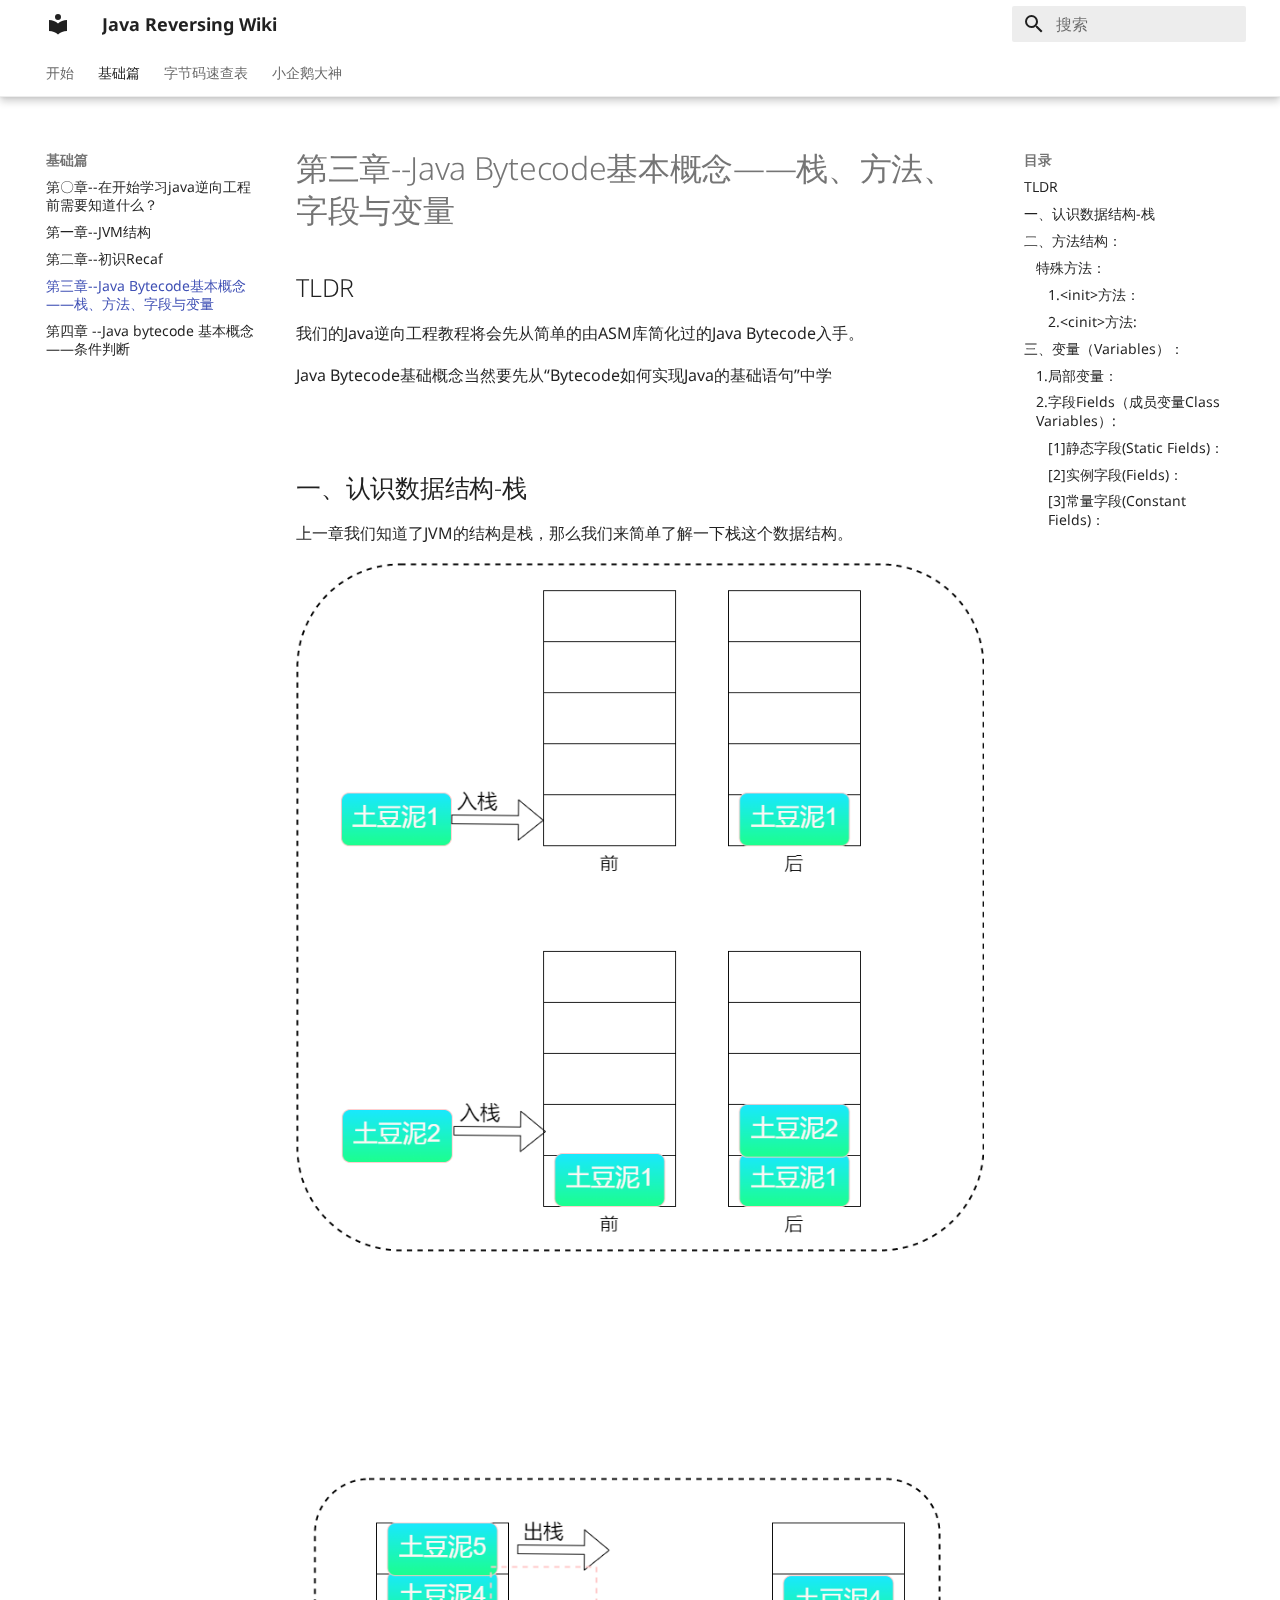
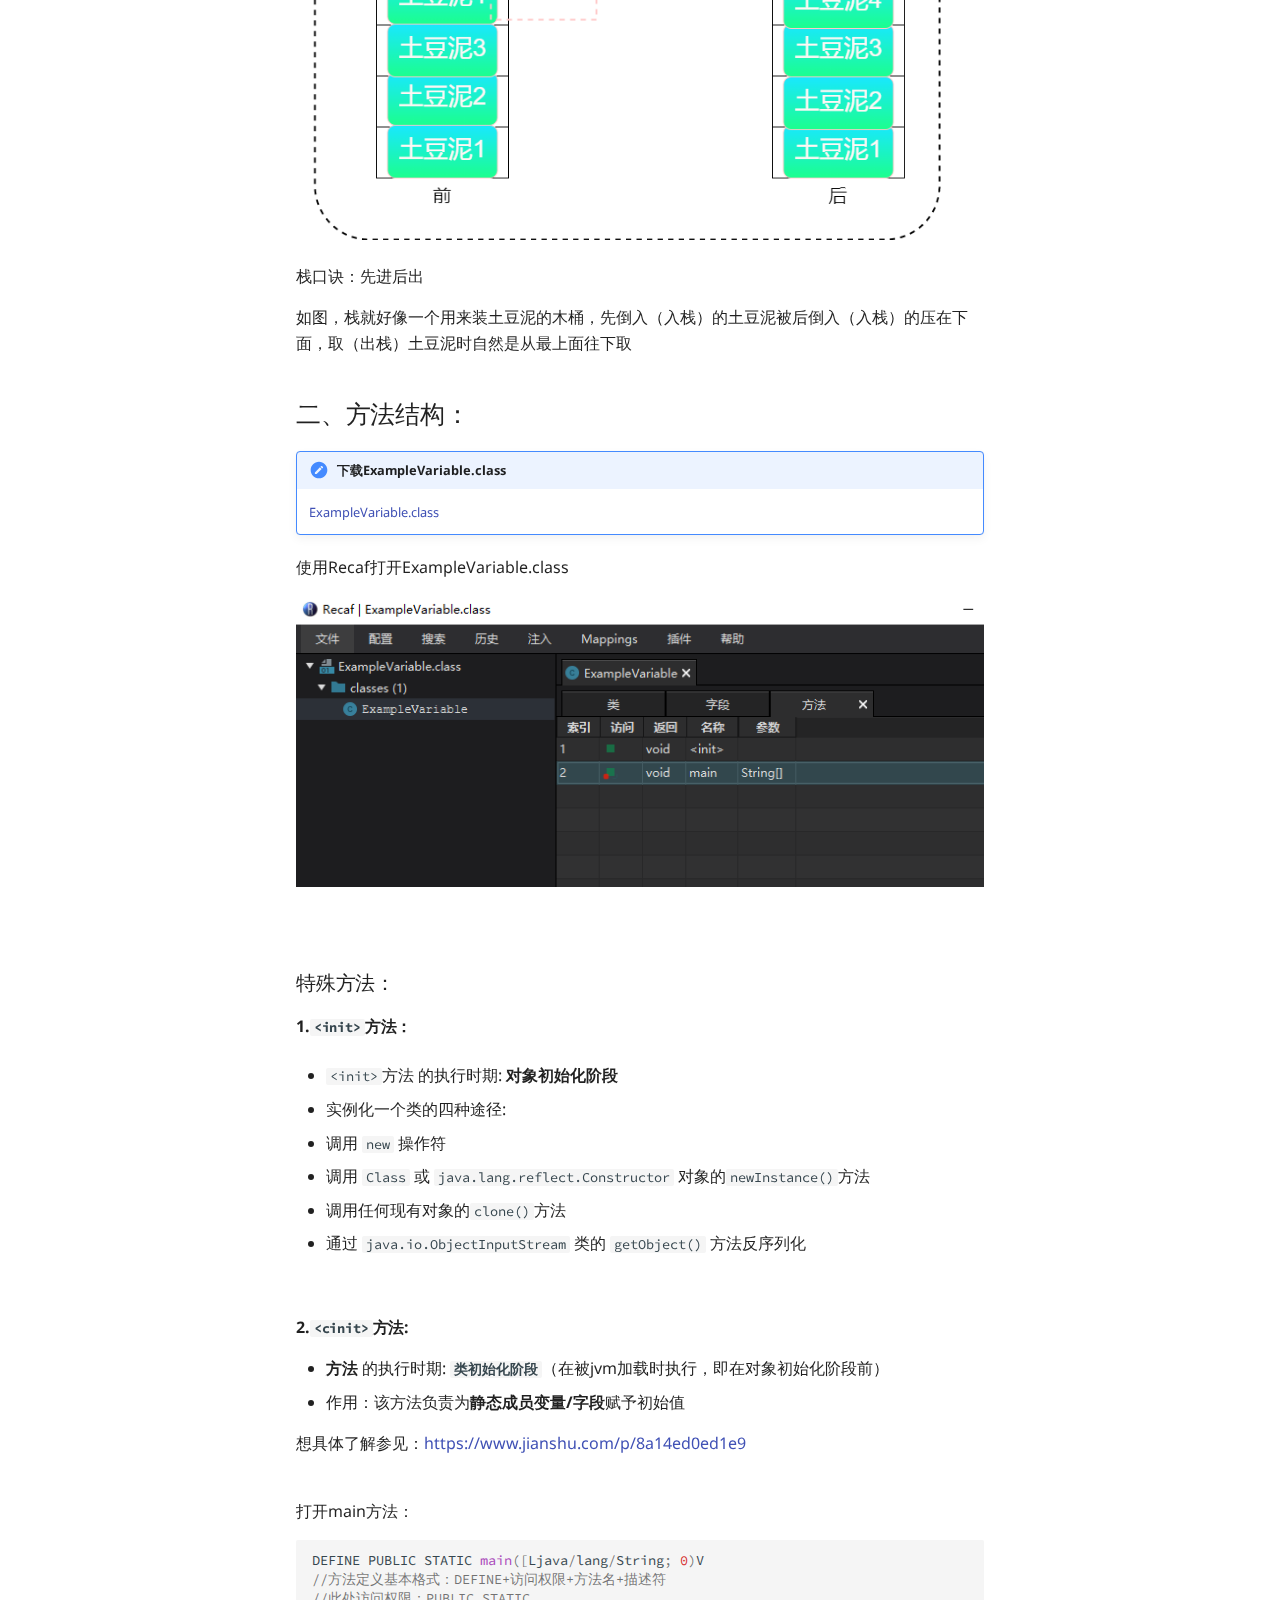
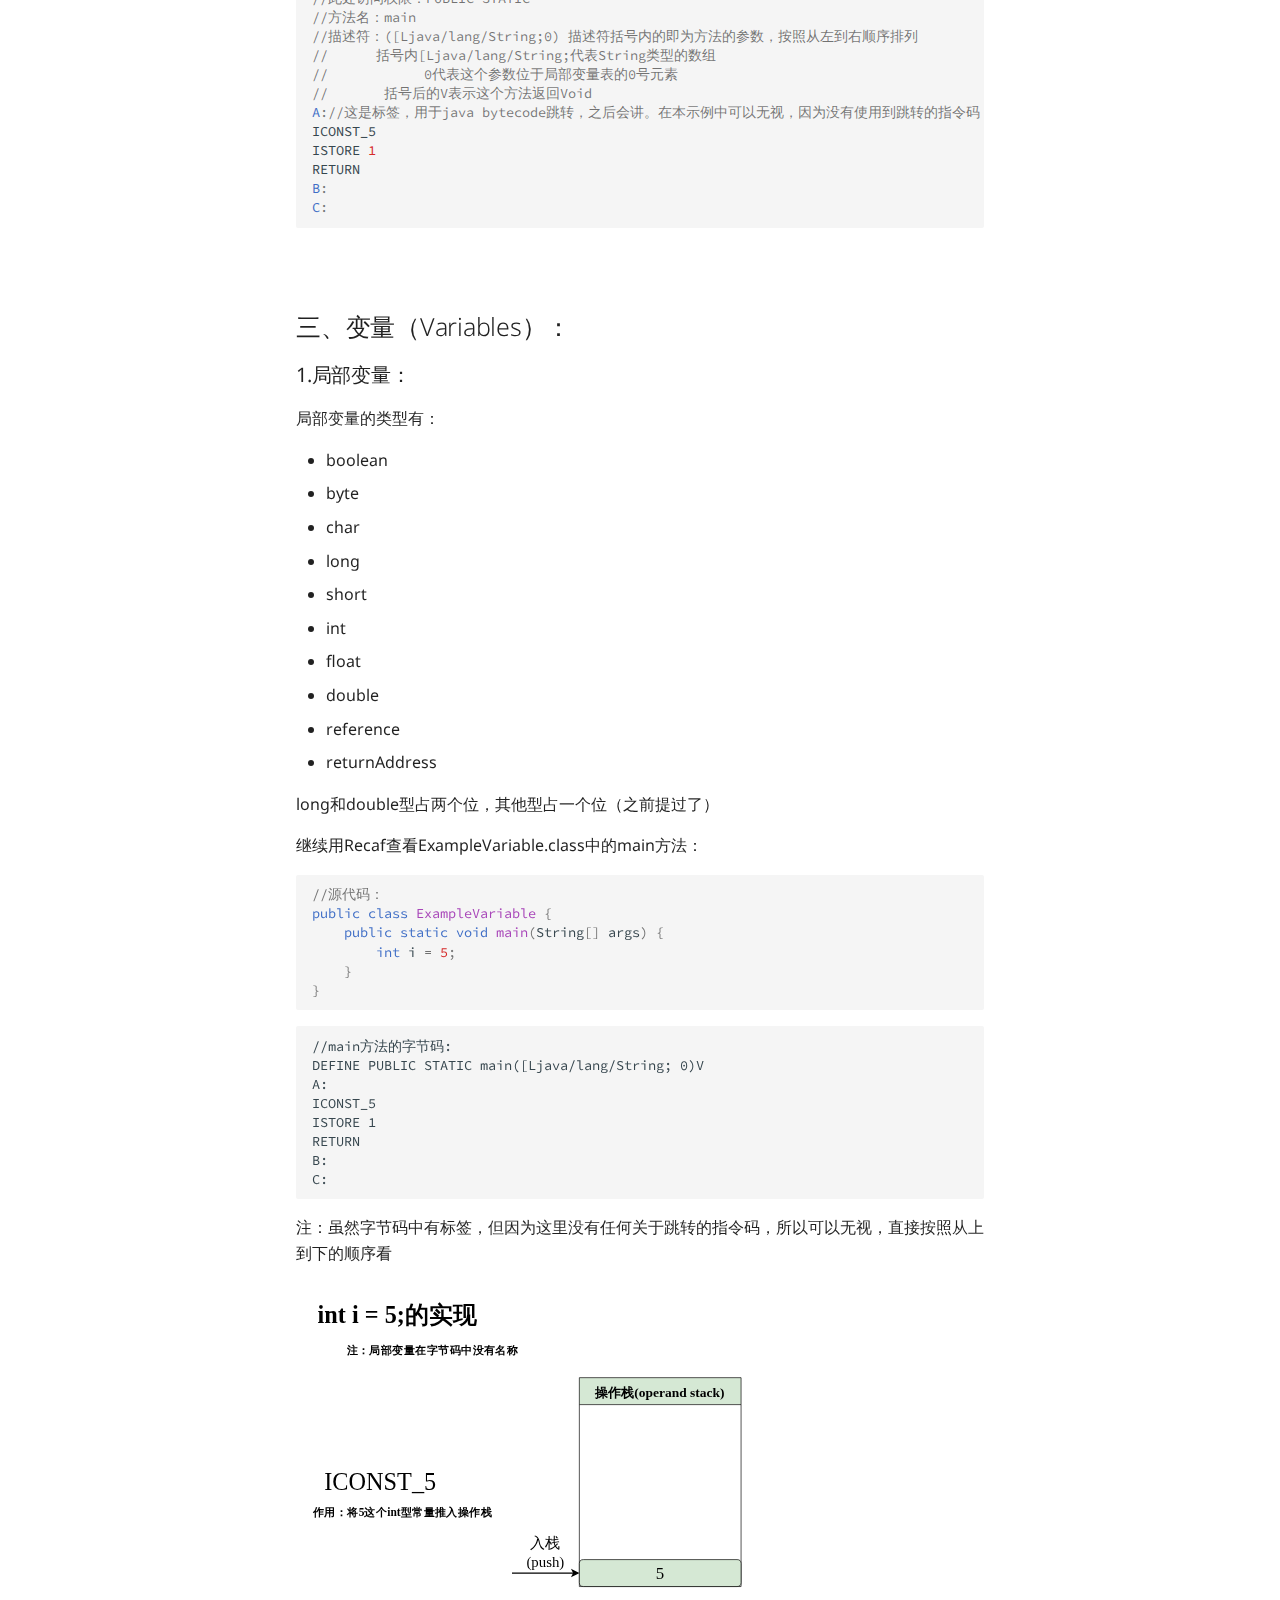
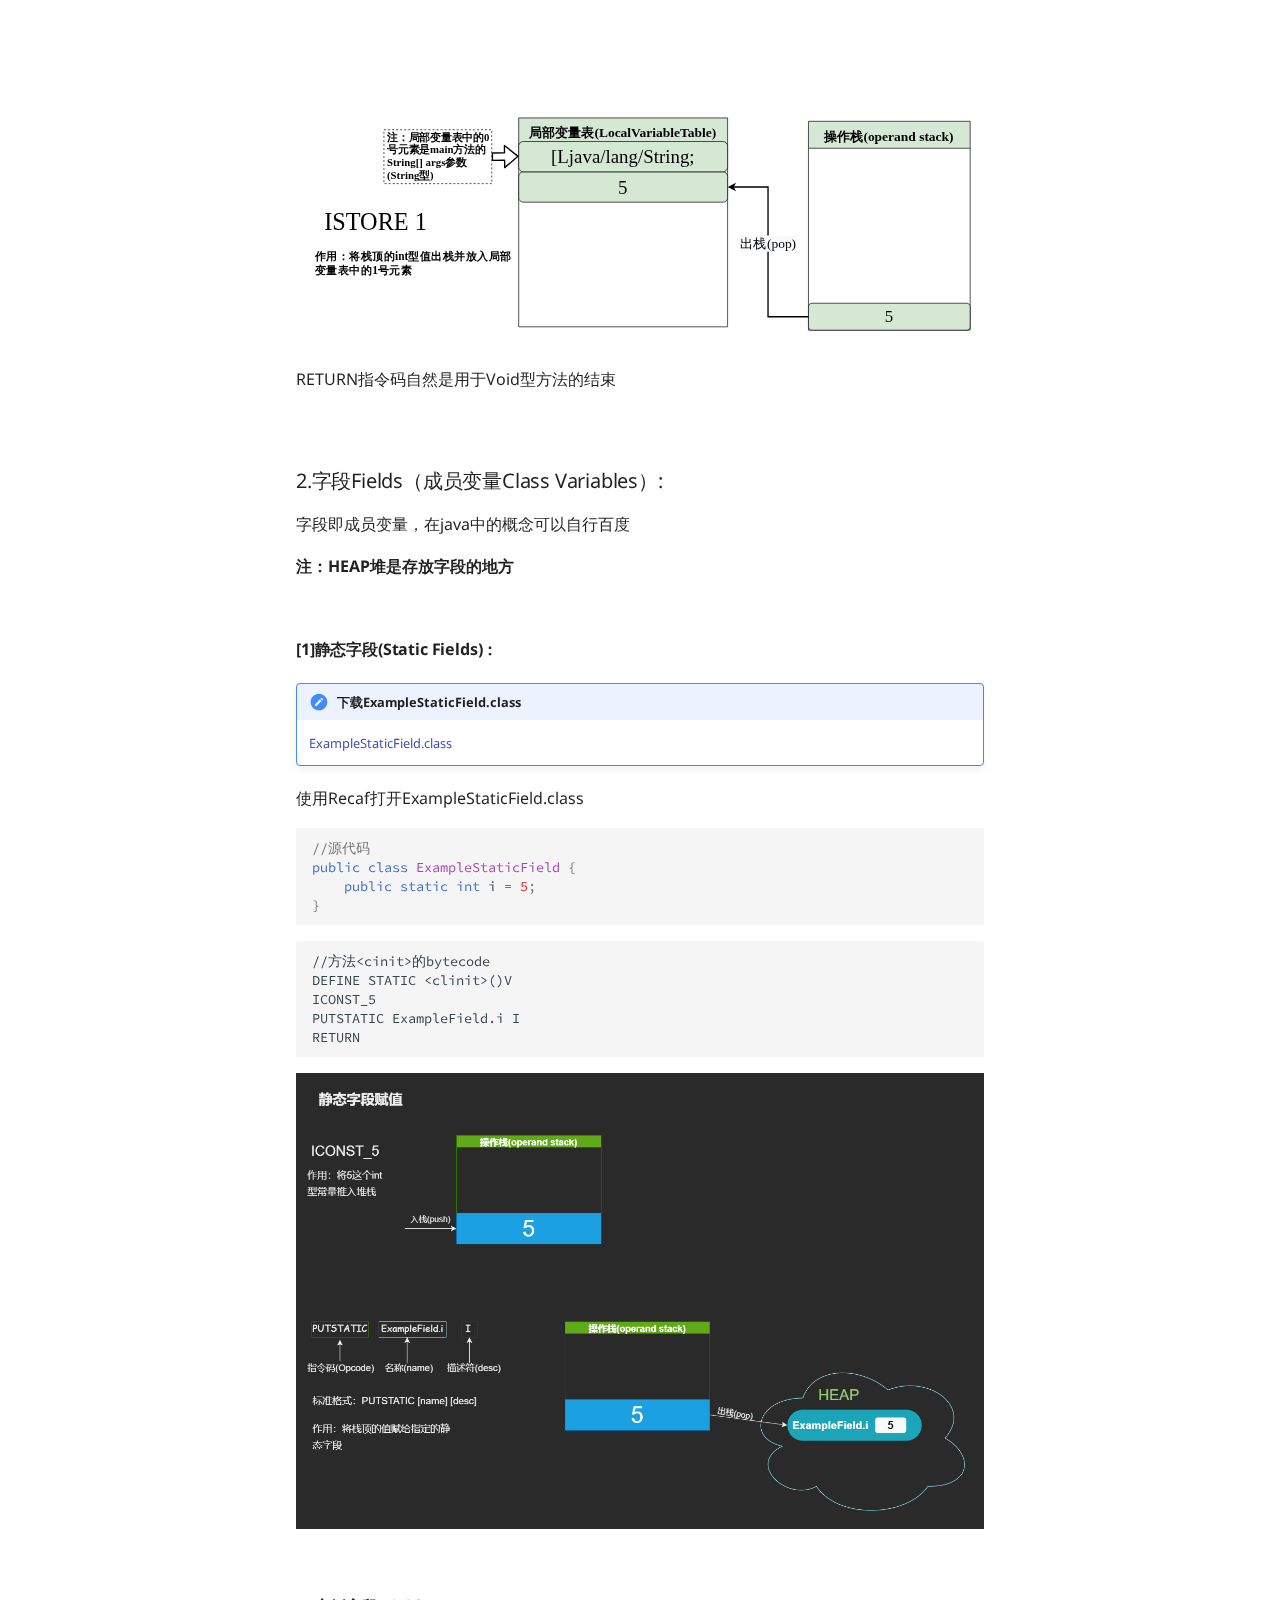
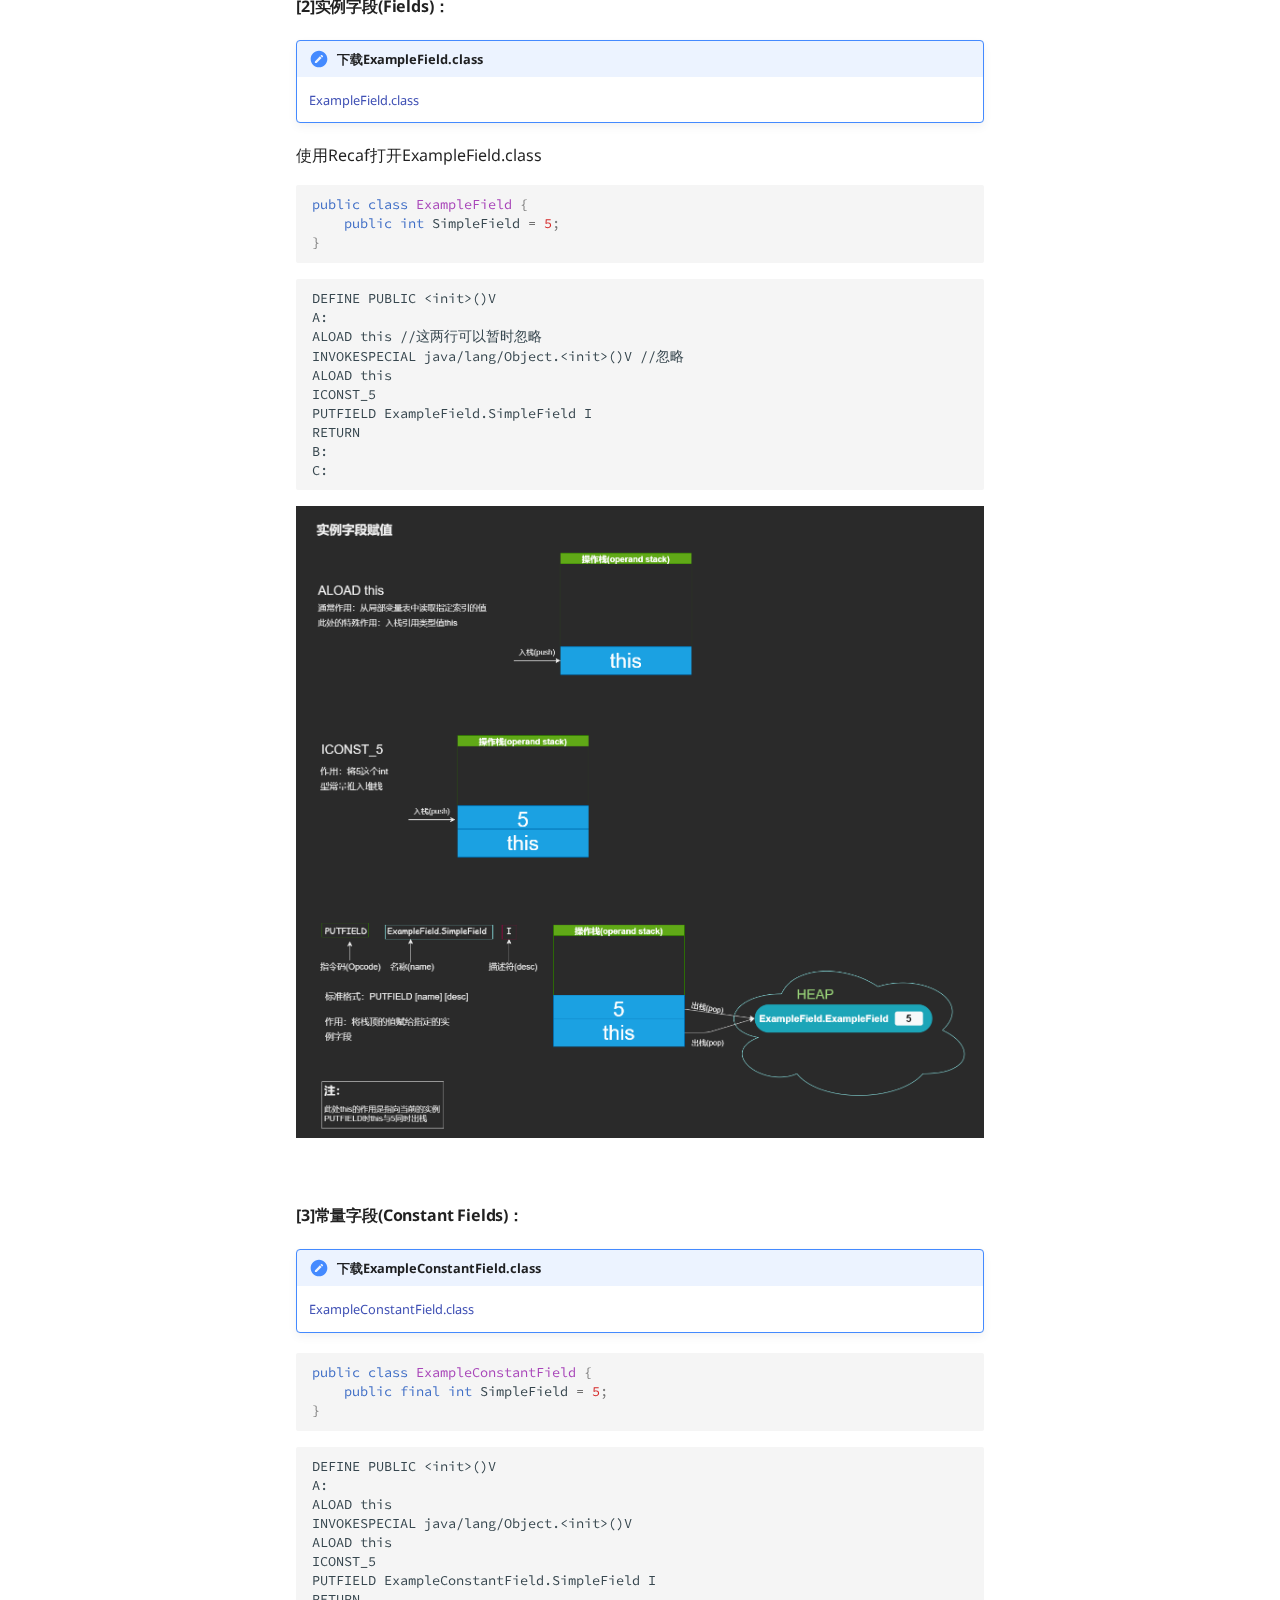
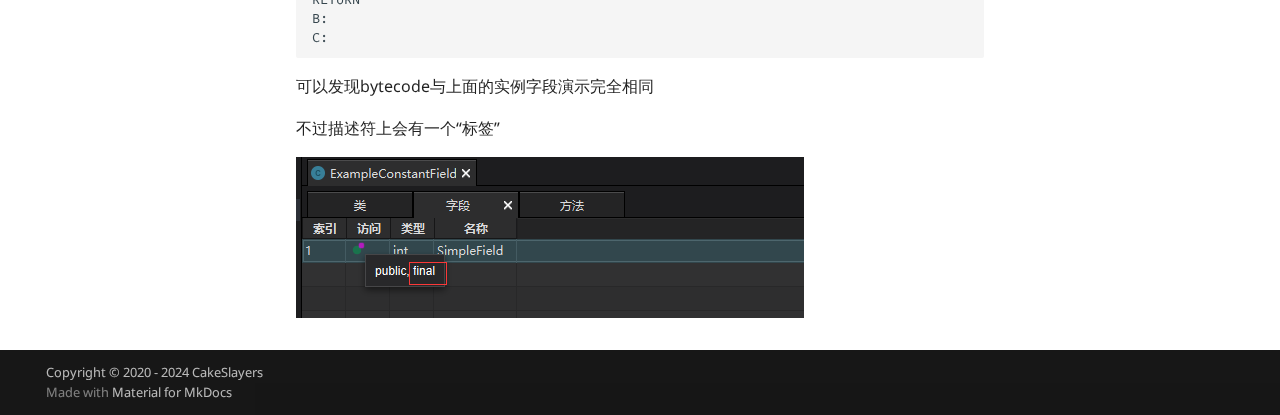
<file: basic/03-Bytecode-Basic-Part1/03-Bytecode-Basic-Part1/index.html>
<!doctype html><html lang=zh class=no-js> <head><meta charset=utf-8><meta name=viewport content="width=device-width,initial-scale=1"><meta name=description content="KEEP LEARNING :)"><meta name=author content="Team CakeSlayers"><link href=../../02-Recaf-Setup/02-Recaf-Setup/ rel=prev><link href=../../03-Bytecode-Basic-Part2/03-Bytecode-Basic-Part2/ rel=next><link rel=icon href=../../../assets/images/favicon.png><meta name=generator content="mkdocs-1.6.1, mkdocs-material-9.5.40"><title>第三章--Java Bytecode基本概念——栈、方法、字段与变量 - Java Reversing Wiki</title><link rel=stylesheet href=../../../assets/stylesheets/main.8c3ca2c6.min.css><link rel=stylesheet href=../../../assets/stylesheets/palette.06af60db.min.css><link rel=preconnect href=https://fonts.gstatic.com crossorigin><link rel=stylesheet href="https://fonts.googleapis.com/css?family=Noto+Sans:300,300i,400,400i,700,700i%7CSource+Code+Pro:400,400i,700,700i&display=fallback"><style>:root{--md-text-font:"Noto Sans";--md-code-font:"Source Code Pro"}</style><link rel=stylesheet href=../../../static/css/extra.css><script>__md_scope=new URL("../../..",location),__md_hash=e=>[...e].reduce(((e,_)=>(e<<5)-e+_.charCodeAt(0)),0),__md_get=(e,_=localStorage,t=__md_scope)=>JSON.parse(_.getItem(t.pathname+"."+e)),__md_set=(e,_,t=localStorage,a=__md_scope)=>{try{t.setItem(a.pathname+"."+e,JSON.stringify(_))}catch(e){}}</script></head> <body dir=ltr data-md-color-scheme=preference data-md-color-primary=white data-md-color-accent=red> <input class=md-toggle data-md-toggle=drawer type=checkbox id=__drawer autocomplete=off> <input class=md-toggle data-md-toggle=search type=checkbox id=__search autocomplete=off> <label class=md-overlay for=__drawer></label> <div data-md-component=skip> <a href=#-java-bytecode class=md-skip> 跳转至 </a> </div> <div data-md-component=announce> </div> <header class="md-header md-header--shadow md-header--lifted" data-md-component=header> <nav class="md-header__inner md-grid" aria-label=页眉> <a href=../../.. title="Java Reversing Wiki" class="md-header__button md-logo" aria-label="Java Reversing Wiki" data-md-component=logo> <svg xmlns=http://www.w3.org/2000/svg viewbox="0 0 24 24"><path d="M12 8a3 3 0 0 0 3-3 3 3 0 0 0-3-3 3 3 0 0 0-3 3 3 3 0 0 0 3 3m0 3.54C9.64 9.35 6.5 8 3 8v11c3.5 0 6.64 1.35 9 3.54 2.36-2.19 5.5-3.54 9-3.54V8c-3.5 0-6.64 1.35-9 3.54"/></svg> </a> <label class="md-header__button md-icon" for=__drawer> <svg xmlns=http://www.w3.org/2000/svg viewbox="0 0 24 24"><path d="M3 6h18v2H3zm0 5h18v2H3zm0 5h18v2H3z"/></svg> </label> <div class=md-header__title data-md-component=header-title> <div class=md-header__ellipsis> <div class=md-header__topic> <span class=md-ellipsis> Java Reversing Wiki </span> </div> <div class=md-header__topic data-md-component=header-topic> <span class=md-ellipsis> 第三章--Java Bytecode基本概念——栈、方法、字段与变量 </span> </div> </div> </div> <label class="md-header__button md-icon" for=__search> <svg xmlns=http://www.w3.org/2000/svg viewbox="0 0 24 24"><path d="M9.5 3A6.5 6.5 0 0 1 16 9.5c0 1.61-.59 3.09-1.56 4.23l.27.27h.79l5 5-1.5 1.5-5-5v-.79l-.27-.27A6.52 6.52 0 0 1 9.5 16 6.5 6.5 0 0 1 3 9.5 6.5 6.5 0 0 1 9.5 3m0 2C7 5 5 7 5 9.5S7 14 9.5 14 14 12 14 9.5 12 5 9.5 5"/></svg> </label> <div class=md-search data-md-component=search role=dialog> <label class=md-search__overlay for=__search></label> <div class=md-search__inner role=search> <form class=md-search__form name=search> <input type=text class=md-search__input name=query aria-label=搜索 placeholder=搜索 autocapitalize=off autocorrect=off autocomplete=off spellcheck=false data-md-component=search-query required> <label class="md-search__icon md-icon" for=__search> <svg xmlns=http://www.w3.org/2000/svg viewbox="0 0 24 24"><path d="M9.5 3A6.5 6.5 0 0 1 16 9.5c0 1.61-.59 3.09-1.56 4.23l.27.27h.79l5 5-1.5 1.5-5-5v-.79l-.27-.27A6.52 6.52 0 0 1 9.5 16 6.5 6.5 0 0 1 3 9.5 6.5 6.5 0 0 1 9.5 3m0 2C7 5 5 7 5 9.5S7 14 9.5 14 14 12 14 9.5 12 5 9.5 5"/></svg> <svg xmlns=http://www.w3.org/2000/svg viewbox="0 0 24 24"><path d="M20 11v2H8l5.5 5.5-1.42 1.42L4.16 12l7.92-7.92L13.5 5.5 8 11z"/></svg> </label> <nav class=md-search__options aria-label=查找> <a href=javascript:void(0) class="md-search__icon md-icon" title=分享 aria-label=分享 data-clipboard data-clipboard-text data-md-component=search-share tabindex=-1> <svg xmlns=http://www.w3.org/2000/svg viewbox="0 0 24 24"><path d="M18 16.08c-.76 0-1.44.3-1.96.77L8.91 12.7c.05-.23.09-.46.09-.7s-.04-.47-.09-.7l7.05-4.11c.54.5 1.25.81 2.04.81a3 3 0 0 0 3-3 3 3 0 0 0-3-3 3 3 0 0 0-3 3c0 .24.04.47.09.7L8.04 9.81C7.5 9.31 6.79 9 6 9a3 3 0 0 0-3 3 3 3 0 0 0 3 3c.79 0 1.5-.31 2.04-.81l7.12 4.15c-.05.21-.08.43-.08.66 0 1.61 1.31 2.91 2.92 2.91s2.92-1.3 2.92-2.91A2.92 2.92 0 0 0 18 16.08"/></svg> </a> <button type=reset class="md-search__icon md-icon" title=清空当前内容 aria-label=清空当前内容 tabindex=-1> <svg xmlns=http://www.w3.org/2000/svg viewbox="0 0 24 24"><path d="M19 6.41 17.59 5 12 10.59 6.41 5 5 6.41 10.59 12 5 17.59 6.41 19 12 13.41 17.59 19 19 17.59 13.41 12z"/></svg> </button> </nav> <div class=md-search__suggest data-md-component=search-suggest></div> </form> <div class=md-search__output> <div class=md-search__scrollwrap tabindex=0 data-md-scrollfix> <div class=md-search-result data-md-component=search-result> <div class=md-search-result__meta> 正在初始化搜索引擎 </div> <ol class=md-search-result__list role=presentation></ol> </div> </div> </div> </div> </div> </nav> <nav class=md-tabs aria-label=标签 data-md-component=tabs> <div class=md-grid> <ul class=md-tabs__list> <li class=md-tabs__item> <a href=../../.. class=md-tabs__link> 开始 </a> </li> <li class="md-tabs__item md-tabs__item--active"> <a href=../../00-before-we-start/before-we-start/ class=md-tabs__link> 基础篇 </a> </li> <li class=md-tabs__item> <a href=../../FF-Bytecode-Lookup-List/FF-Bytecode-Lookup-List/ class=md-tabs__link> 字节码速查表 </a> </li> <li class=md-tabs__item> <a href=../../../memes/SmallPenguin-SKIDGod.md class=md-tabs__link> 小企鹅大神 </a> </li> </ul> </div> </nav> </header> <div class=md-container data-md-component=container> <main class=md-main data-md-component=main> <div class="md-main__inner md-grid"> <div class="md-sidebar md-sidebar--primary" data-md-component=sidebar data-md-type=navigation> <div class=md-sidebar__scrollwrap> <div class=md-sidebar__inner> <nav class="md-nav md-nav--primary md-nav--lifted" aria-label=导航栏 data-md-level=0> <label class=md-nav__title for=__drawer> <a href=../../.. title="Java Reversing Wiki" class="md-nav__button md-logo" aria-label="Java Reversing Wiki" data-md-component=logo> <svg xmlns=http://www.w3.org/2000/svg viewbox="0 0 24 24"><path d="M12 8a3 3 0 0 0 3-3 3 3 0 0 0-3-3 3 3 0 0 0-3 3 3 3 0 0 0 3 3m0 3.54C9.64 9.35 6.5 8 3 8v11c3.5 0 6.64 1.35 9 3.54 2.36-2.19 5.5-3.54 9-3.54V8c-3.5 0-6.64 1.35-9 3.54"/></svg> </a> Java Reversing Wiki </label> <ul class=md-nav__list data-md-scrollfix> <li class="md-nav__item md-nav__item--nested"> <input class="md-nav__toggle md-toggle " type=checkbox id=__nav_1> <label class=md-nav__link for=__nav_1 id=__nav_1_label tabindex=0> <span class=md-ellipsis> 开始 </span> <span class="md-nav__icon md-icon"></span> </label> <nav class=md-nav data-md-level=1 aria-labelledby=__nav_1_label aria-expanded=false> <label class=md-nav__title for=__nav_1> <span class="md-nav__icon md-icon"></span> 开始 </label> <ul class=md-nav__list data-md-scrollfix> <li class=md-nav__item> <a href=../../.. class=md-nav__link> <span class=md-ellipsis> 简介 </span> </a> </li> </ul> </nav> </li> <li class="md-nav__item md-nav__item--active md-nav__item--section md-nav__item--nested"> <input class="md-nav__toggle md-toggle " type=checkbox id=__nav_2 checked> <label class=md-nav__link for=__nav_2 id=__nav_2_label tabindex> <span class=md-ellipsis> 基础篇 </span> <span class="md-nav__icon md-icon"></span> </label> <nav class=md-nav data-md-level=1 aria-labelledby=__nav_2_label aria-expanded=true> <label class=md-nav__title for=__nav_2> <span class="md-nav__icon md-icon"></span> 基础篇 </label> <ul class=md-nav__list data-md-scrollfix> <li class=md-nav__item> <a href=../../00-before-we-start/before-we-start/ class=md-nav__link> <span class=md-ellipsis> 第〇章--在开始学习java逆向工程前需要知道什么？ </span> </a> </li> <li class=md-nav__item> <a href=../../01-JVM-Structure/01-JVM-Structure/ class=md-nav__link> <span class=md-ellipsis> 第一章--JVM结构 </span> </a> </li> <li class=md-nav__item> <a href=../../02-Recaf-Setup/02-Recaf-Setup/ class=md-nav__link> <span class=md-ellipsis> 第二章--初识Recaf </span> </a> </li> <li class="md-nav__item md-nav__item--active"> <input class="md-nav__toggle md-toggle" type=checkbox id=__toc> <label class="md-nav__link md-nav__link--active" for=__toc> <span class=md-ellipsis> 第三章--Java Bytecode基本概念——栈、方法、字段与变量 </span> <span class="md-nav__icon md-icon"></span> </label> <a href=./ class="md-nav__link md-nav__link--active"> <span class=md-ellipsis> 第三章--Java Bytecode基本概念——栈、方法、字段与变量 </span> </a> <nav class="md-nav md-nav--secondary" aria-label=目录> <label class=md-nav__title for=__toc> <span class="md-nav__icon md-icon"></span> 目录 </label> <ul class=md-nav__list data-md-component=toc data-md-scrollfix> <li class=md-nav__item> <a href=#tldr class=md-nav__link> <span class=md-ellipsis> TLDR </span> </a> </li> <li class=md-nav__item> <a href=#- class=md-nav__link> <span class=md-ellipsis> 一、认识数据结构-栈 </span> </a> </li> <li class=md-nav__item> <a href=#_1 class=md-nav__link> <span class=md-ellipsis> 二、方法结构： </span> </a> <nav class=md-nav aria-label=二、方法结构：> <ul class=md-nav__list> <li class=md-nav__item> <a href=#_2 class=md-nav__link> <span class=md-ellipsis> 特殊方法： </span> </a> <nav class=md-nav aria-label=特殊方法：> <ul class=md-nav__list> <li class=md-nav__item> <a href=#1init class=md-nav__link> <span class=md-ellipsis> 1.&lt;init&gt;方法： </span> </a> </li> <li class=md-nav__item> <a href=#2cinit class=md-nav__link> <span class=md-ellipsis> 2.&lt;cinit&gt;方法: </span> </a> </li> </ul> </nav> </li> </ul> </nav> </li> <li class=md-nav__item> <a href=#variables class=md-nav__link> <span class=md-ellipsis> 三、变量（Variables）： </span> </a> <nav class=md-nav aria-label=三、变量（Variables）：> <ul class=md-nav__list> <li class=md-nav__item> <a href=#1 class=md-nav__link> <span class=md-ellipsis> 1.局部变量： </span> </a> </li> <li class=md-nav__item> <a href=#2fieldsclass-variables class=md-nav__link> <span class=md-ellipsis> 2.字段Fields（成员变量Class Variables）: </span> </a> <nav class=md-nav aria-label="2.字段Fields（成员变量Class Variables）:"> <ul class=md-nav__list> <li class=md-nav__item> <a href=#1static-fields class=md-nav__link> <span class=md-ellipsis> [1]静态字段(Static Fields)： </span> </a> </li> <li class=md-nav__item> <a href=#2fields class=md-nav__link> <span class=md-ellipsis> [2]实例字段(Fields)： </span> </a> </li> <li class=md-nav__item> <a href=#3constant-fields class=md-nav__link> <span class=md-ellipsis> [3]常量字段(Constant Fields)： </span> </a> </li> </ul> </nav> </li> </ul> </nav> </li> </ul> </nav> </li> <li class=md-nav__item> <a href=../../03-Bytecode-Basic-Part2/03-Bytecode-Basic-Part2/ class=md-nav__link> <span class=md-ellipsis> 第四章 --Java bytecode 基本概念——条件判断 </span> </a> </li> </ul> </nav> </li> <li class="md-nav__item md-nav__item--nested"> <input class="md-nav__toggle md-toggle " type=checkbox id=__nav_3> <label class=md-nav__link for=__nav_3 id=__nav_3_label tabindex=0> <span class=md-ellipsis> 字节码速查表 </span> <span class="md-nav__icon md-icon"></span> </label> <nav class=md-nav data-md-level=1 aria-labelledby=__nav_3_label aria-expanded=false> <label class=md-nav__title for=__nav_3> <span class="md-nav__icon md-icon"></span> 字节码速查表 </label> <ul class=md-nav__list data-md-scrollfix> <li class=md-nav__item> <a href=../../FF-Bytecode-Lookup-List/FF-Bytecode-Lookup-List/ class=md-nav__link> <span class=md-ellipsis> 前言 </span> </a> </li> </ul> </nav> </li> <li class="md-nav__item md-nav__item--nested"> <input class="md-nav__toggle md-toggle " type=checkbox id=__nav_4> <label class=md-nav__link for=__nav_4 id=__nav_4_label tabindex=0> <span class=md-ellipsis> 小企鹅大神 </span> <span class="md-nav__icon md-icon"></span> </label> <nav class=md-nav data-md-level=1 aria-labelledby=__nav_4_label aria-expanded=false> <label class=md-nav__title for=__nav_4> <span class="md-nav__icon md-icon"></span> 小企鹅大神 </label> <ul class=md-nav__list data-md-scrollfix> <li class=md-nav__item> <a href=../../../memes/SmallPenguin-SKIDGod.md class=md-nav__link> <span class=md-ellipsis> None </span> </a> </li> </ul> </nav> </li> </ul> </nav> </div> </div> </div> <div class="md-sidebar md-sidebar--secondary" data-md-component=sidebar data-md-type=toc> <div class=md-sidebar__scrollwrap> <div class=md-sidebar__inner> <nav class="md-nav md-nav--secondary" aria-label=目录> <label class=md-nav__title for=__toc> <span class="md-nav__icon md-icon"></span> 目录 </label> <ul class=md-nav__list data-md-component=toc data-md-scrollfix> <li class=md-nav__item> <a href=#tldr class=md-nav__link> <span class=md-ellipsis> TLDR </span> </a> </li> <li class=md-nav__item> <a href=#- class=md-nav__link> <span class=md-ellipsis> 一、认识数据结构-栈 </span> </a> </li> <li class=md-nav__item> <a href=#_1 class=md-nav__link> <span class=md-ellipsis> 二、方法结构： </span> </a> <nav class=md-nav aria-label=二、方法结构：> <ul class=md-nav__list> <li class=md-nav__item> <a href=#_2 class=md-nav__link> <span class=md-ellipsis> 特殊方法： </span> </a> <nav class=md-nav aria-label=特殊方法：> <ul class=md-nav__list> <li class=md-nav__item> <a href=#1init class=md-nav__link> <span class=md-ellipsis> 1.&lt;init&gt;方法： </span> </a> </li> <li class=md-nav__item> <a href=#2cinit class=md-nav__link> <span class=md-ellipsis> 2.&lt;cinit&gt;方法: </span> </a> </li> </ul> </nav> </li> </ul> </nav> </li> <li class=md-nav__item> <a href=#variables class=md-nav__link> <span class=md-ellipsis> 三、变量（Variables）： </span> </a> <nav class=md-nav aria-label=三、变量（Variables）：> <ul class=md-nav__list> <li class=md-nav__item> <a href=#1 class=md-nav__link> <span class=md-ellipsis> 1.局部变量： </span> </a> </li> <li class=md-nav__item> <a href=#2fieldsclass-variables class=md-nav__link> <span class=md-ellipsis> 2.字段Fields（成员变量Class Variables）: </span> </a> <nav class=md-nav aria-label="2.字段Fields（成员变量Class Variables）:"> <ul class=md-nav__list> <li class=md-nav__item> <a href=#1static-fields class=md-nav__link> <span class=md-ellipsis> [1]静态字段(Static Fields)： </span> </a> </li> <li class=md-nav__item> <a href=#2fields class=md-nav__link> <span class=md-ellipsis> [2]实例字段(Fields)： </span> </a> </li> <li class=md-nav__item> <a href=#3constant-fields class=md-nav__link> <span class=md-ellipsis> [3]常量字段(Constant Fields)： </span> </a> </li> </ul> </nav> </li> </ul> </nav> </li> </ul> </nav> </div> </div> </div> <div class=md-content data-md-component=content> <article class="md-content__inner md-typeset"> <h1 id=-java-bytecode>第三章--Java Bytecode基本概念——栈、方法、字段与变量<a class=headerlink href=#-java-bytecode title="Permanent link">&para;</a></h1> <h2 id=tldr>TLDR<a class=headerlink href=#tldr title="Permanent link">&para;</a></h2> <p>我们的Java逆向工程教程将会先从简单的由ASM库简化过的Java Bytecode入手。</p> <p>Java Bytecode基础概念当然要先从“Bytecode如何实现Java的基础语句”中学</p> <p><br></p> <h2 id=->一、认识数据结构-栈<a class=headerlink href=#- title="Permanent link">&para;</a></h2> <p>上一章我们知道了JVM的结构是栈，那么我们来简单了解一下栈这个数据结构。</p> <p><img alt src=../image/potato%20stack.png></p> <p>栈口诀：先进后出</p> <p>如图，栈就好像一个用来装土豆泥的木桶，先倒入（入栈）的土豆泥被后倒入（入栈）的压在下面，取（出栈）土豆泥时自然是从最上面往下取 <br></p> <h2 id=_1>二、方法结构：<a class=headerlink href=#_1 title="Permanent link">&para;</a></h2> <div class="admonition note"> <p class=admonition-title>下载ExampleVariable.class</p> <p><a href=../examples/ExampleVariable.class>ExampleVariable.class</a></p> </div> <p>使用Recaf打开ExampleVariable.class</p> <p><img alt=image-20210514205940477 src=../image/ExampleVariableTable.png></p> <p><br></p> <h3 id=_2>特殊方法：<a class=headerlink href=#_2 title="Permanent link">&para;</a></h3> <h4 id=1init>1.<code>&lt;init&gt;</code>方法：<a class=headerlink href=#1init title="Permanent link">&para;</a></h4> <ul> <li> <p><code>&lt;init&gt;</code>方法 的执行时期: <strong>对象初始化阶段</strong></p> </li> <li> <p>实例化一个类的四种途径:</p> </li> <li> <p>调用 <code>new</code> 操作符 </p> </li> <li>调用 <code>Class</code> 或 <code>java.lang.reflect.Constructor</code> 对象的<code>newInstance()</code>方法</li> <li>调用任何现有对象的<code>clone()</code>方法</li> <li>通过 <code>java.io.ObjectInputStream</code> 类的 <code>getObject()</code> 方法反序列化</li> </ul> <p><br></p> <h4 id=2cinit>2.<code>&lt;cinit&gt;</code>方法:<a class=headerlink href=#2cinit title="Permanent link">&para;</a></h4> <ul> <li><strong><cinit>方法</strong> 的执行时期: <strong><code>类初始化阶段</code></strong>（在被jvm加载时执行，即在对象初始化阶段前）</li> <li>作用：该方法负责为<strong>静态成员变量/字段</strong>赋予初始值</li> </ul> <p>想具体了解参见：<a href=https://www.jianshu.com/p/8a14ed0ed1e9>https://www.jianshu.com/p/8a14ed0ed1e9</a></p> <p><br>打开main方法：</p> <div class=highlight><pre><span></span><code><span class=n>DEFINE</span><span class=w> </span><span class=n>PUBLIC</span><span class=w> </span><span class=n>STATIC</span><span class=w> </span><span class=nf>main</span><span class=p>(</span><span class=o>[</span><span class=n>Ljava</span><span class=o>/</span><span class=n>lang</span><span class=o>/</span><span class=n>String</span><span class=p>;</span><span class=w> </span><span class=mi>0</span><span class=p>)</span><span class=n>V</span>
<span class=c1>//方法定义基本格式：DEFINE+访问权限+方法名+描述符</span>
<span class=c1>//此处访问权限：PUBLIC STATIC</span>
<span class=c1>//方法名：main</span>
<span class=c1>//描述符：([Ljava/lang/String;0) 描述符括号内的即为方法的参数，按照从左到右顺序排列</span>
<span class=c1>//      括号内[Ljava/lang/String;代表String类型的数组</span>
<span class=c1>//            0代表这个参数位于局部变量表的0号元素</span>
<span class=c1>//       括号后的V表示这个方法返回Void</span>
<span class=nl>A</span><span class=p>:</span><span class=c1>//这是标签，用于java bytecode跳转，之后会讲。在本示例中可以无视，因为没有使用到跳转的指令码</span>
<span class=n>ICONST_5</span>
<span class=n>ISTORE</span><span class=w> </span><span class=mi>1</span>
<span class=n>RETURN</span>
<span class=nl>B</span><span class=p>:</span>
<span class=nl>C</span><span class=p>:</span>
</code></pre></div> <p><br></p> <h2 id=variables>三、变量（Variables）：<a class=headerlink href=#variables title="Permanent link">&para;</a></h2> <h3 id=1>1.局部变量：<a class=headerlink href=#1 title="Permanent link">&para;</a></h3> <p>局部变量的类型有：</p> <ul> <li>boolean</li> <li>byte</li> <li>char</li> <li>long</li> <li>short</li> <li>int</li> <li>float</li> <li>double</li> <li>reference</li> <li>returnAddress</li> </ul> <p>long和double型占两个位，其他型占一个位（之前提过了）</p> <p>继续用Recaf查看ExampleVariable.class中的main方法：</p> <div class=highlight><pre><span></span><code><span class=c1>//源代码：</span>
<span class=kd>public</span><span class=w> </span><span class=kd>class</span> <span class=nc>ExampleVariable</span><span class=w> </span><span class=p>{</span>
<span class=w>    </span><span class=kd>public</span><span class=w> </span><span class=kd>static</span><span class=w> </span><span class=kt>void</span><span class=w> </span><span class=nf>main</span><span class=p>(</span><span class=n>String</span><span class=o>[]</span><span class=w> </span><span class=n>args</span><span class=p>)</span><span class=w> </span><span class=p>{</span>
<span class=w>        </span><span class=kt>int</span><span class=w> </span><span class=n>i</span><span class=w> </span><span class=o>=</span><span class=w> </span><span class=mi>5</span><span class=p>;</span>
<span class=w>    </span><span class=p>}</span>
<span class=p>}</span>
</code></pre></div> <div class=highlight><pre><span></span><code>//main方法的字节码:
DEFINE PUBLIC STATIC main([Ljava/lang/String; 0)V
A:
ICONST_5
ISTORE 1
RETURN
B:
C:
</code></pre></div> <p>注：虽然字节码中有标签，但因为这里没有任何关于跳转的指令码，所以可以无视，直接按照从上到下的顺序看</p> <p><img alt src=../image/ExampleVarable.svg></p> <p>RETURN指令码自然是用于Void型方法的结束</p> <p><br></p> <h3 id=2fieldsclass-variables>2.字段Fields（成员变量Class Variables）:<a class=headerlink href=#2fieldsclass-variables title="Permanent link">&para;</a></h3> <p>字段即成员变量，在java中的概念可以自行百度</p> <p><strong>注：HEAP堆是存放字段的地方</strong></p> <p><br></p> <h4 id=1static-fields>[1]静态字段(Static Fields)：<a class=headerlink href=#1static-fields title="Permanent link">&para;</a></h4> <div class="admonition note"> <p class=admonition-title>下载ExampleStaticField.class</p> <p><a href=examples/examplesExampleStaticField.class>ExampleStaticField.class</a></p> </div> <p>使用Recaf打开ExampleStaticField.class</p> <div class=highlight><pre><span></span><code><span class=c1>//源代码</span>
<span class=kd>public</span><span class=w> </span><span class=kd>class</span> <span class=nc>ExampleStaticField</span><span class=w> </span><span class=p>{</span>
<span class=w>    </span><span class=kd>public</span><span class=w> </span><span class=kd>static</span><span class=w> </span><span class=kt>int</span><span class=w> </span><span class=n>i</span><span class=w> </span><span class=o>=</span><span class=w> </span><span class=mi>5</span><span class=p>;</span>
<span class=p>}</span>
</code></pre></div> <div class=highlight><pre><span></span><code>//方法&lt;cinit&gt;的bytecode
DEFINE STATIC &lt;clinit&gt;()V
ICONST_5
PUTSTATIC ExampleField.i I
RETURN
</code></pre></div> <p><img alt src=../image/StaticField.png></p> <p><br></p> <h4 id=2fields>[2]实例字段(Fields)：<a class=headerlink href=#2fields title="Permanent link">&para;</a></h4> <div class="admonition note"> <p class=admonition-title>下载ExampleField.class</p> <p><a href=../examples/ExampleField.class>ExampleField.class</a></p> </div> <p>使用Recaf打开ExampleField.class</p> <div class=highlight><pre><span></span><code><span class=kd>public</span><span class=w> </span><span class=kd>class</span> <span class=nc>ExampleField</span><span class=w> </span><span class=p>{</span>
<span class=w>    </span><span class=kd>public</span><span class=w> </span><span class=kt>int</span><span class=w> </span><span class=n>SimpleField</span><span class=w> </span><span class=o>=</span><span class=w> </span><span class=mi>5</span><span class=p>;</span>
<span class=p>}</span>
</code></pre></div> <div class=highlight><pre><span></span><code>DEFINE PUBLIC &lt;init&gt;()V
A:
ALOAD this //这两行可以暂时忽略
INVOKESPECIAL java/lang/Object.&lt;init&gt;()V //忽略
ALOAD this
ICONST_5
PUTFIELD ExampleField.SimpleField I
RETURN
B:
C:
</code></pre></div> <p><img alt src=../image/Field.png></p> <p><br></p> <h4 id=3constant-fields>[3]常量字段(Constant Fields)：<a class=headerlink href=#3constant-fields title="Permanent link">&para;</a></h4> <div class="admonition note"> <p class=admonition-title>下载ExampleConstantField.class</p> <p><a href=../examples/ExampleConstantField.class>ExampleConstantField.class</a></p> </div> <div class=highlight><pre><span></span><code><span class=kd>public</span><span class=w> </span><span class=kd>class</span> <span class=nc>ExampleConstantField</span><span class=w> </span><span class=p>{</span>
<span class=w>    </span><span class=kd>public</span><span class=w> </span><span class=kd>final</span><span class=w> </span><span class=kt>int</span><span class=w> </span><span class=n>SimpleField</span><span class=w> </span><span class=o>=</span><span class=w> </span><span class=mi>5</span><span class=p>;</span>
<span class=p>}</span>
</code></pre></div> <div class=highlight><pre><span></span><code>DEFINE PUBLIC &lt;init&gt;()V
A:
ALOAD this
INVOKESPECIAL java/lang/Object.&lt;init&gt;()V
ALOAD this
ICONST_5
PUTFIELD ExampleConstantField.SimpleField I
RETURN
B:
C:
</code></pre></div> <p>可以发现bytecode与上面的实例字段演示完全相同</p> <p>不过描述符上会有一个“标签”</p> <p><img alt src=../image/ConstantField.png></p> </article> </div> <script>var target=document.getElementById(location.hash.slice(1));target&&target.name&&(target.checked=target.name.startsWith("__tabbed_"))</script> </div> </main> <footer class=md-footer> <div class="md-footer-meta md-typeset"> <div class="md-footer-meta__inner md-grid"> <div class=md-copyright> <div class=md-copyright__highlight> Copyright &copy; 2020 - 2024 CakeSlayers </div> Made with <a href=https://squidfunk.github.io/mkdocs-material/ target=_blank rel=noopener> Material for MkDocs </a> </div> </div> </div> </footer> </div> <div class=md-dialog data-md-component=dialog> <div class="md-dialog__inner md-typeset"></div> </div> <script id=__config type=application/json>{"base": "../../..", "features": ["navigation.tabs", "navigation.tabs.sticky", "search.suggest", "search.highlight", "search.share"], "search": "../../../assets/javascripts/workers/search.6ce7567c.min.js", "translations": {"clipboard.copied": "\u5df2\u590d\u5236", "clipboard.copy": "\u590d\u5236", "search.result.more.one": "\u5728\u8be5\u9875\u4e0a\u8fd8\u6709 1 \u4e2a\u7b26\u5408\u6761\u4ef6\u7684\u7ed3\u679c", "search.result.more.other": "\u5728\u8be5\u9875\u4e0a\u8fd8\u6709 # \u4e2a\u7b26\u5408\u6761\u4ef6\u7684\u7ed3\u679c", "search.result.none": "\u6ca1\u6709\u627e\u5230\u7b26\u5408\u6761\u4ef6\u7684\u7ed3\u679c", "search.result.one": "\u627e\u5230 1 \u4e2a\u7b26\u5408\u6761\u4ef6\u7684\u7ed3\u679c", "search.result.other": "# \u4e2a\u7b26\u5408\u6761\u4ef6\u7684\u7ed3\u679c", "search.result.placeholder": "\u952e\u5165\u4ee5\u5f00\u59cb\u641c\u7d22", "search.result.term.missing": "\u7f3a\u5c11", "select.version": "\u9009\u62e9\u5f53\u524d\u7248\u672c"}}</script> <script src=../../../assets/javascripts/bundle.525ec568.min.js></script> <script src=https://cdnjs.loli.net/ajax/libs/pangu/3.3.0/pangu.min.js></script> <script src="https://cdnjs.loli.net/ajax/libs/mathjax/2.7.2/MathJax.js?config=TeX-MML-AM_CHTML"></script> <script src=../../../static/js/extra.js></script> </body> </html>
</file>
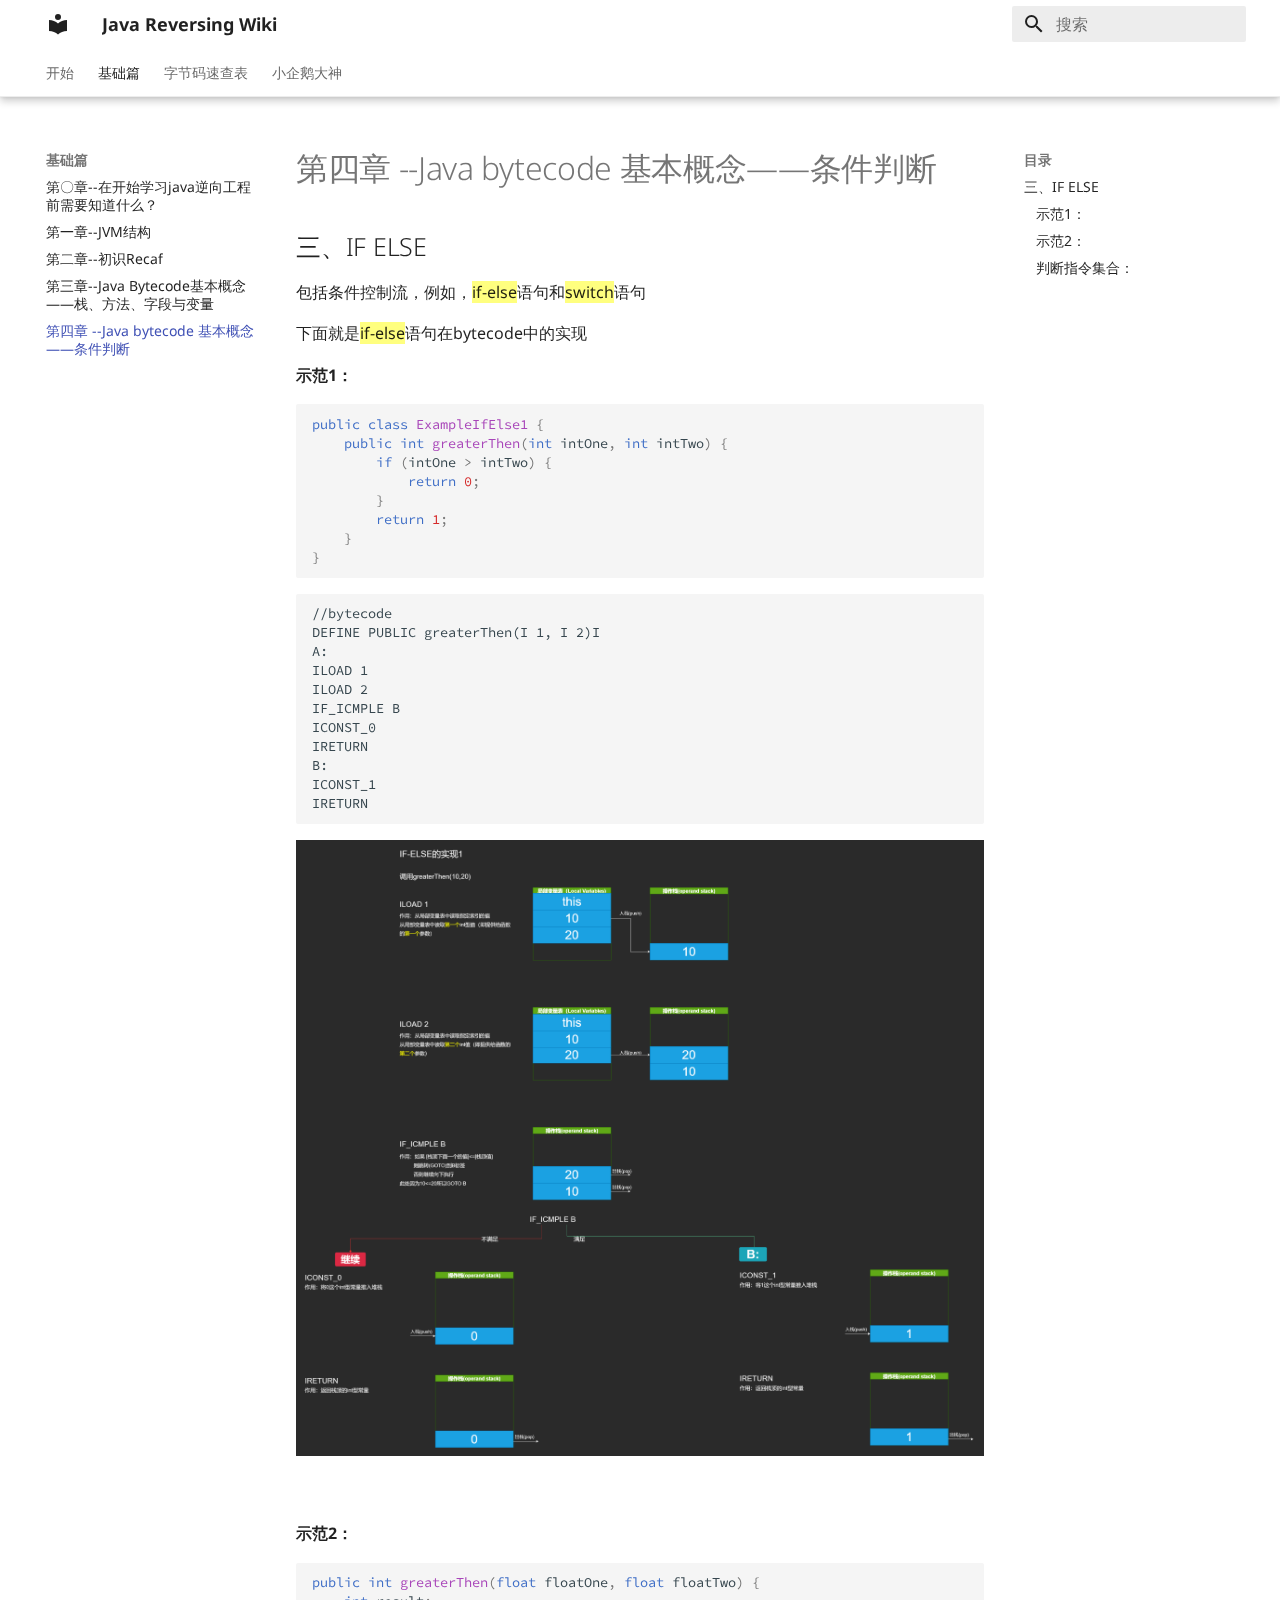
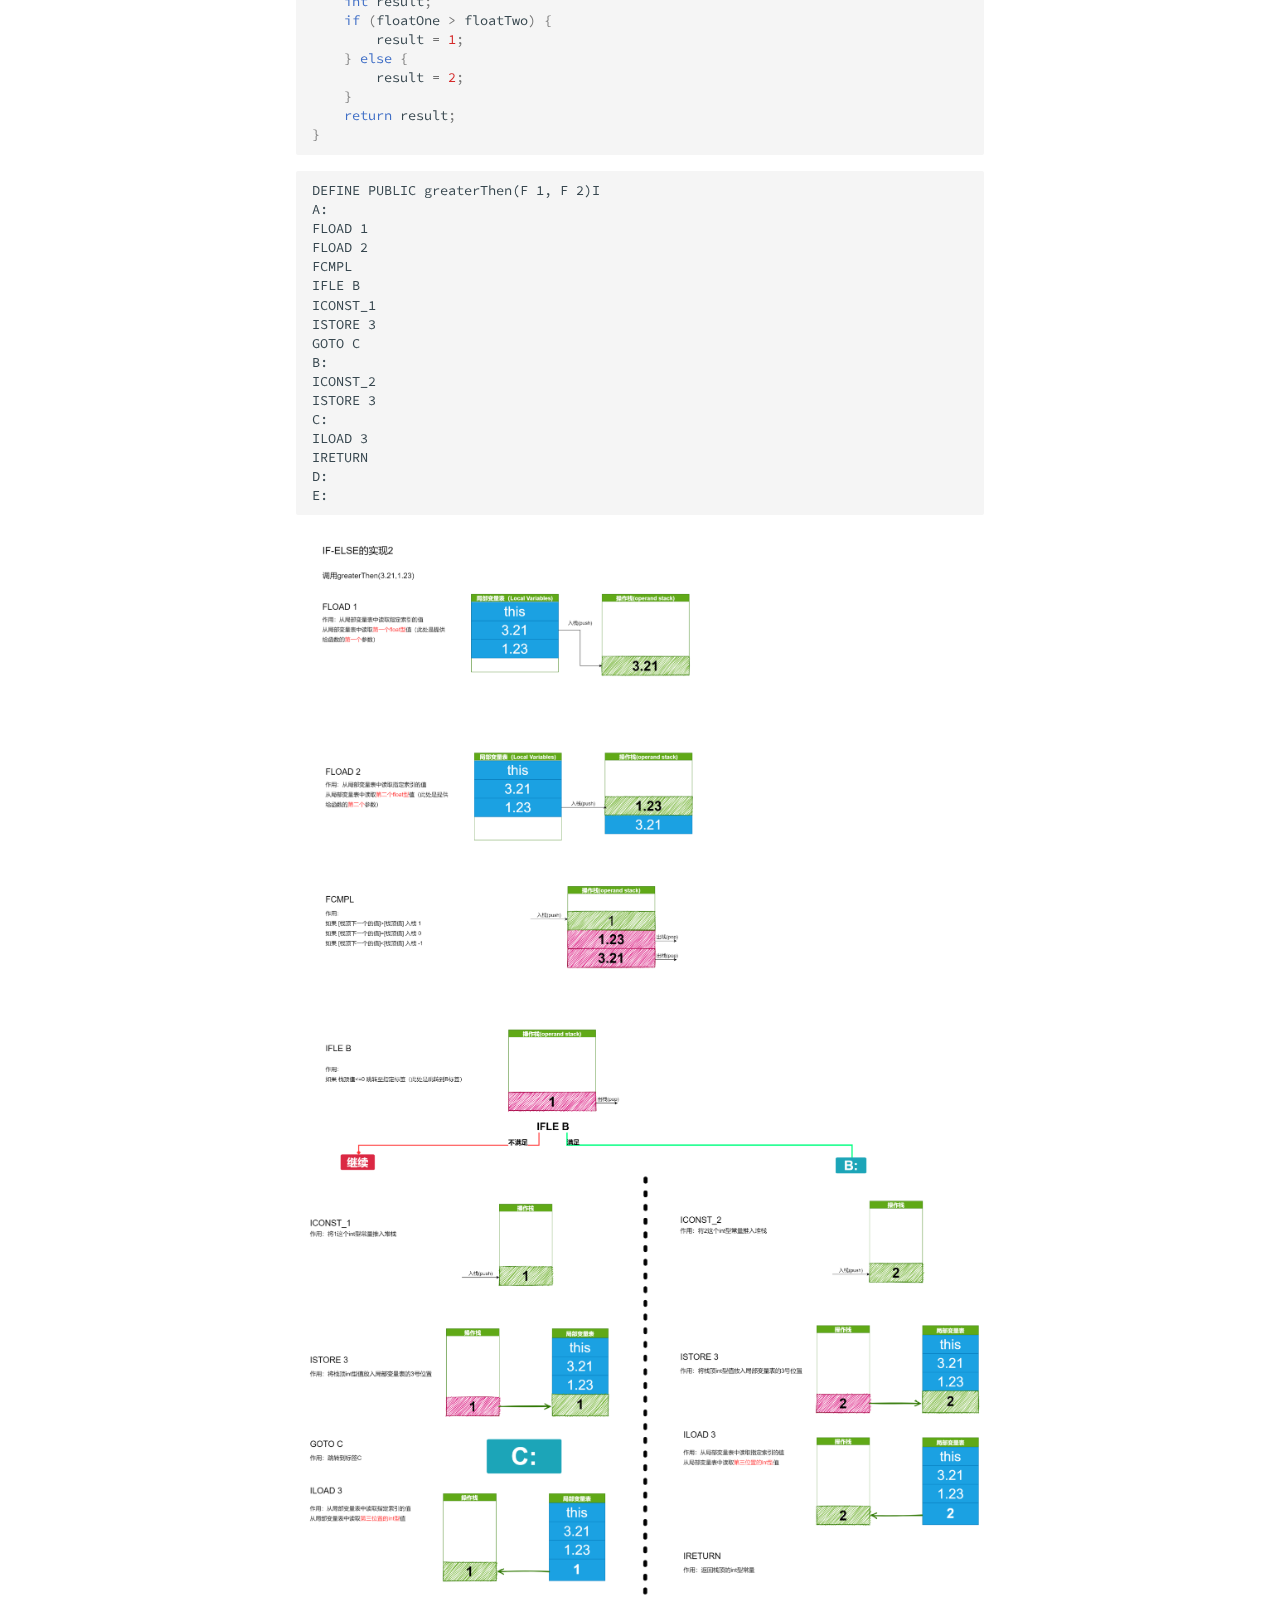
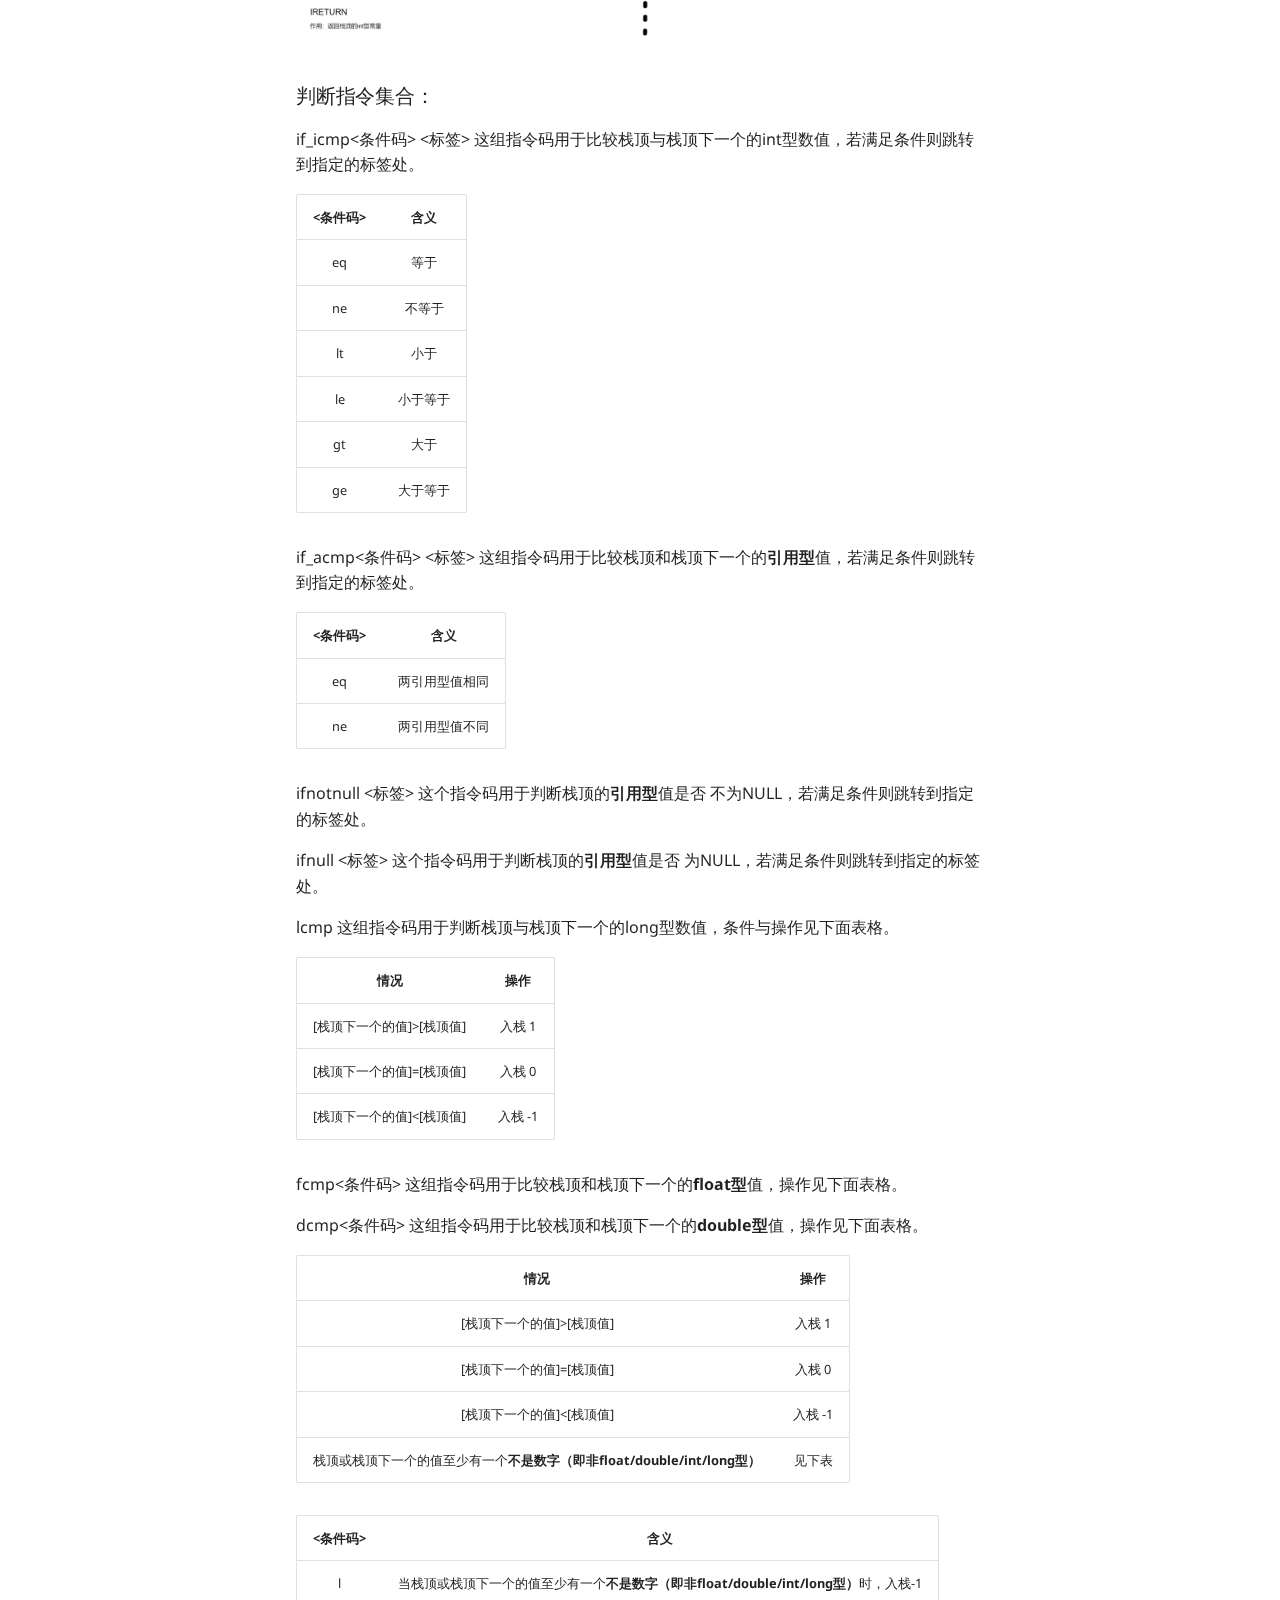
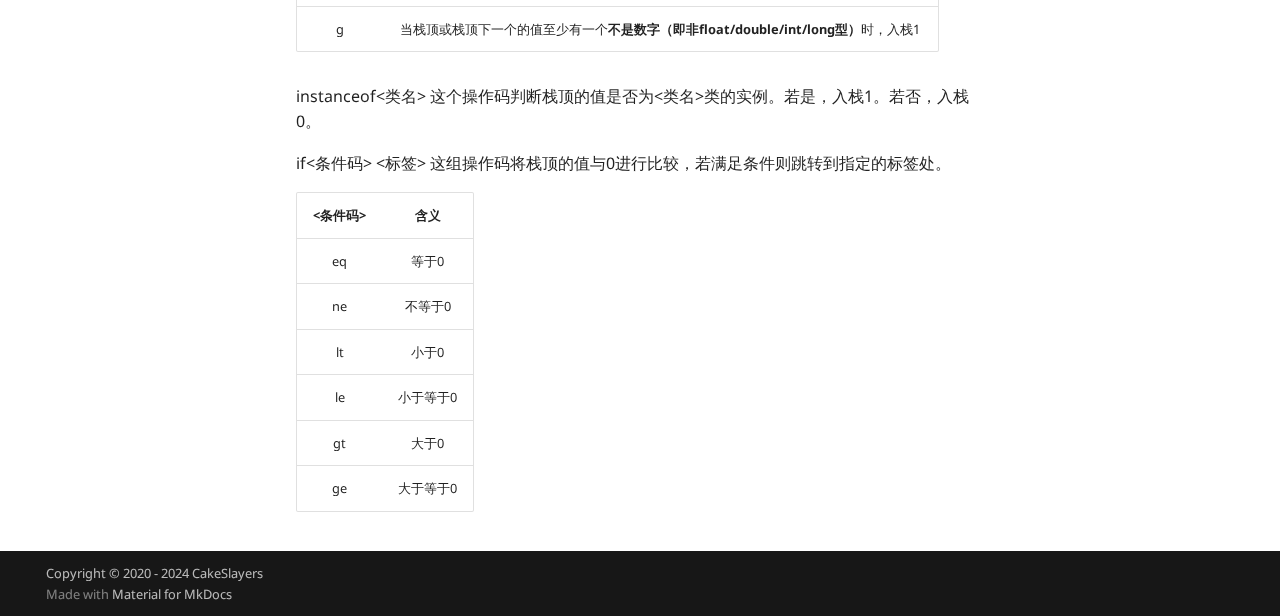
<file: basic/03-Bytecode-Basic-Part2/03-Bytecode-Basic-Part2/index.html>
<!doctype html><html lang=zh class=no-js> <head><meta charset=utf-8><meta name=viewport content="width=device-width,initial-scale=1"><meta name=description content="KEEP LEARNING :)"><meta name=author content="Team CakeSlayers"><link href=../../03-Bytecode-Basic-Part1/03-Bytecode-Basic-Part1/ rel=prev><link href=../../FF-Bytecode-Lookup-List/FF-Bytecode-Lookup-List/ rel=next><link rel=icon href=../../../assets/images/favicon.png><meta name=generator content="mkdocs-1.6.1, mkdocs-material-9.5.40"><title>第四章 --Java bytecode 基本概念——条件判断 - Java Reversing Wiki</title><link rel=stylesheet href=../../../assets/stylesheets/main.8c3ca2c6.min.css><link rel=stylesheet href=../../../assets/stylesheets/palette.06af60db.min.css><link rel=preconnect href=https://fonts.gstatic.com crossorigin><link rel=stylesheet href="https://fonts.googleapis.com/css?family=Noto+Sans:300,300i,400,400i,700,700i%7CSource+Code+Pro:400,400i,700,700i&display=fallback"><style>:root{--md-text-font:"Noto Sans";--md-code-font:"Source Code Pro"}</style><link rel=stylesheet href=../../../static/css/extra.css><script>__md_scope=new URL("../../..",location),__md_hash=e=>[...e].reduce(((e,_)=>(e<<5)-e+_.charCodeAt(0)),0),__md_get=(e,_=localStorage,t=__md_scope)=>JSON.parse(_.getItem(t.pathname+"."+e)),__md_set=(e,_,t=localStorage,a=__md_scope)=>{try{t.setItem(a.pathname+"."+e,JSON.stringify(_))}catch(e){}}</script></head> <body dir=ltr data-md-color-scheme=preference data-md-color-primary=white data-md-color-accent=red> <input class=md-toggle data-md-toggle=drawer type=checkbox id=__drawer autocomplete=off> <input class=md-toggle data-md-toggle=search type=checkbox id=__search autocomplete=off> <label class=md-overlay for=__drawer></label> <div data-md-component=skip> <a href=#-java-bytecode class=md-skip> 跳转至 </a> </div> <div data-md-component=announce> </div> <header class="md-header md-header--shadow md-header--lifted" data-md-component=header> <nav class="md-header__inner md-grid" aria-label=页眉> <a href=../../.. title="Java Reversing Wiki" class="md-header__button md-logo" aria-label="Java Reversing Wiki" data-md-component=logo> <svg xmlns=http://www.w3.org/2000/svg viewbox="0 0 24 24"><path d="M12 8a3 3 0 0 0 3-3 3 3 0 0 0-3-3 3 3 0 0 0-3 3 3 3 0 0 0 3 3m0 3.54C9.64 9.35 6.5 8 3 8v11c3.5 0 6.64 1.35 9 3.54 2.36-2.19 5.5-3.54 9-3.54V8c-3.5 0-6.64 1.35-9 3.54"/></svg> </a> <label class="md-header__button md-icon" for=__drawer> <svg xmlns=http://www.w3.org/2000/svg viewbox="0 0 24 24"><path d="M3 6h18v2H3zm0 5h18v2H3zm0 5h18v2H3z"/></svg> </label> <div class=md-header__title data-md-component=header-title> <div class=md-header__ellipsis> <div class=md-header__topic> <span class=md-ellipsis> Java Reversing Wiki </span> </div> <div class=md-header__topic data-md-component=header-topic> <span class=md-ellipsis> 第四章 --Java bytecode 基本概念——条件判断 </span> </div> </div> </div> <label class="md-header__button md-icon" for=__search> <svg xmlns=http://www.w3.org/2000/svg viewbox="0 0 24 24"><path d="M9.5 3A6.5 6.5 0 0 1 16 9.5c0 1.61-.59 3.09-1.56 4.23l.27.27h.79l5 5-1.5 1.5-5-5v-.79l-.27-.27A6.52 6.52 0 0 1 9.5 16 6.5 6.5 0 0 1 3 9.5 6.5 6.5 0 0 1 9.5 3m0 2C7 5 5 7 5 9.5S7 14 9.5 14 14 12 14 9.5 12 5 9.5 5"/></svg> </label> <div class=md-search data-md-component=search role=dialog> <label class=md-search__overlay for=__search></label> <div class=md-search__inner role=search> <form class=md-search__form name=search> <input type=text class=md-search__input name=query aria-label=搜索 placeholder=搜索 autocapitalize=off autocorrect=off autocomplete=off spellcheck=false data-md-component=search-query required> <label class="md-search__icon md-icon" for=__search> <svg xmlns=http://www.w3.org/2000/svg viewbox="0 0 24 24"><path d="M9.5 3A6.5 6.5 0 0 1 16 9.5c0 1.61-.59 3.09-1.56 4.23l.27.27h.79l5 5-1.5 1.5-5-5v-.79l-.27-.27A6.52 6.52 0 0 1 9.5 16 6.5 6.5 0 0 1 3 9.5 6.5 6.5 0 0 1 9.5 3m0 2C7 5 5 7 5 9.5S7 14 9.5 14 14 12 14 9.5 12 5 9.5 5"/></svg> <svg xmlns=http://www.w3.org/2000/svg viewbox="0 0 24 24"><path d="M20 11v2H8l5.5 5.5-1.42 1.42L4.16 12l7.92-7.92L13.5 5.5 8 11z"/></svg> </label> <nav class=md-search__options aria-label=查找> <a href=javascript:void(0) class="md-search__icon md-icon" title=分享 aria-label=分享 data-clipboard data-clipboard-text data-md-component=search-share tabindex=-1> <svg xmlns=http://www.w3.org/2000/svg viewbox="0 0 24 24"><path d="M18 16.08c-.76 0-1.44.3-1.96.77L8.91 12.7c.05-.23.09-.46.09-.7s-.04-.47-.09-.7l7.05-4.11c.54.5 1.25.81 2.04.81a3 3 0 0 0 3-3 3 3 0 0 0-3-3 3 3 0 0 0-3 3c0 .24.04.47.09.7L8.04 9.81C7.5 9.31 6.79 9 6 9a3 3 0 0 0-3 3 3 3 0 0 0 3 3c.79 0 1.5-.31 2.04-.81l7.12 4.15c-.05.21-.08.43-.08.66 0 1.61 1.31 2.91 2.92 2.91s2.92-1.3 2.92-2.91A2.92 2.92 0 0 0 18 16.08"/></svg> </a> <button type=reset class="md-search__icon md-icon" title=清空当前内容 aria-label=清空当前内容 tabindex=-1> <svg xmlns=http://www.w3.org/2000/svg viewbox="0 0 24 24"><path d="M19 6.41 17.59 5 12 10.59 6.41 5 5 6.41 10.59 12 5 17.59 6.41 19 12 13.41 17.59 19 19 17.59 13.41 12z"/></svg> </button> </nav> <div class=md-search__suggest data-md-component=search-suggest></div> </form> <div class=md-search__output> <div class=md-search__scrollwrap tabindex=0 data-md-scrollfix> <div class=md-search-result data-md-component=search-result> <div class=md-search-result__meta> 正在初始化搜索引擎 </div> <ol class=md-search-result__list role=presentation></ol> </div> </div> </div> </div> </div> </nav> <nav class=md-tabs aria-label=标签 data-md-component=tabs> <div class=md-grid> <ul class=md-tabs__list> <li class=md-tabs__item> <a href=../../.. class=md-tabs__link> 开始 </a> </li> <li class="md-tabs__item md-tabs__item--active"> <a href=../../00-before-we-start/before-we-start/ class=md-tabs__link> 基础篇 </a> </li> <li class=md-tabs__item> <a href=../../FF-Bytecode-Lookup-List/FF-Bytecode-Lookup-List/ class=md-tabs__link> 字节码速查表 </a> </li> <li class=md-tabs__item> <a href=../../../memes/SmallPenguin-SKIDGod.md class=md-tabs__link> 小企鹅大神 </a> </li> </ul> </div> </nav> </header> <div class=md-container data-md-component=container> <main class=md-main data-md-component=main> <div class="md-main__inner md-grid"> <div class="md-sidebar md-sidebar--primary" data-md-component=sidebar data-md-type=navigation> <div class=md-sidebar__scrollwrap> <div class=md-sidebar__inner> <nav class="md-nav md-nav--primary md-nav--lifted" aria-label=导航栏 data-md-level=0> <label class=md-nav__title for=__drawer> <a href=../../.. title="Java Reversing Wiki" class="md-nav__button md-logo" aria-label="Java Reversing Wiki" data-md-component=logo> <svg xmlns=http://www.w3.org/2000/svg viewbox="0 0 24 24"><path d="M12 8a3 3 0 0 0 3-3 3 3 0 0 0-3-3 3 3 0 0 0-3 3 3 3 0 0 0 3 3m0 3.54C9.64 9.35 6.5 8 3 8v11c3.5 0 6.64 1.35 9 3.54 2.36-2.19 5.5-3.54 9-3.54V8c-3.5 0-6.64 1.35-9 3.54"/></svg> </a> Java Reversing Wiki </label> <ul class=md-nav__list data-md-scrollfix> <li class="md-nav__item md-nav__item--nested"> <input class="md-nav__toggle md-toggle " type=checkbox id=__nav_1> <label class=md-nav__link for=__nav_1 id=__nav_1_label tabindex=0> <span class=md-ellipsis> 开始 </span> <span class="md-nav__icon md-icon"></span> </label> <nav class=md-nav data-md-level=1 aria-labelledby=__nav_1_label aria-expanded=false> <label class=md-nav__title for=__nav_1> <span class="md-nav__icon md-icon"></span> 开始 </label> <ul class=md-nav__list data-md-scrollfix> <li class=md-nav__item> <a href=../../.. class=md-nav__link> <span class=md-ellipsis> 简介 </span> </a> </li> </ul> </nav> </li> <li class="md-nav__item md-nav__item--active md-nav__item--section md-nav__item--nested"> <input class="md-nav__toggle md-toggle " type=checkbox id=__nav_2 checked> <label class=md-nav__link for=__nav_2 id=__nav_2_label tabindex> <span class=md-ellipsis> 基础篇 </span> <span class="md-nav__icon md-icon"></span> </label> <nav class=md-nav data-md-level=1 aria-labelledby=__nav_2_label aria-expanded=true> <label class=md-nav__title for=__nav_2> <span class="md-nav__icon md-icon"></span> 基础篇 </label> <ul class=md-nav__list data-md-scrollfix> <li class=md-nav__item> <a href=../../00-before-we-start/before-we-start/ class=md-nav__link> <span class=md-ellipsis> 第〇章--在开始学习java逆向工程前需要知道什么？ </span> </a> </li> <li class=md-nav__item> <a href=../../01-JVM-Structure/01-JVM-Structure/ class=md-nav__link> <span class=md-ellipsis> 第一章--JVM结构 </span> </a> </li> <li class=md-nav__item> <a href=../../02-Recaf-Setup/02-Recaf-Setup/ class=md-nav__link> <span class=md-ellipsis> 第二章--初识Recaf </span> </a> </li> <li class=md-nav__item> <a href=../../03-Bytecode-Basic-Part1/03-Bytecode-Basic-Part1/ class=md-nav__link> <span class=md-ellipsis> 第三章--Java Bytecode基本概念——栈、方法、字段与变量 </span> </a> </li> <li class="md-nav__item md-nav__item--active"> <input class="md-nav__toggle md-toggle" type=checkbox id=__toc> <label class="md-nav__link md-nav__link--active" for=__toc> <span class=md-ellipsis> 第四章 --Java bytecode 基本概念——条件判断 </span> <span class="md-nav__icon md-icon"></span> </label> <a href=./ class="md-nav__link md-nav__link--active"> <span class=md-ellipsis> 第四章 --Java bytecode 基本概念——条件判断 </span> </a> <nav class="md-nav md-nav--secondary" aria-label=目录> <label class=md-nav__title for=__toc> <span class="md-nav__icon md-icon"></span> 目录 </label> <ul class=md-nav__list data-md-component=toc data-md-scrollfix> <li class=md-nav__item> <a href=#if-else class=md-nav__link> <span class=md-ellipsis> 三、IF ELSE </span> </a> <nav class=md-nav aria-label="三、IF ELSE"> <ul class=md-nav__list> <li class=md-nav__item> <a href=#1 class=md-nav__link> <span class=md-ellipsis> 示范1： </span> </a> </li> <li class=md-nav__item> <a href=#2 class=md-nav__link> <span class=md-ellipsis> 示范2： </span> </a> </li> <li class=md-nav__item> <a href=#_1 class=md-nav__link> <span class=md-ellipsis> 判断指令集合： </span> </a> </li> </ul> </nav> </li> </ul> </nav> </li> </ul> </nav> </li> <li class="md-nav__item md-nav__item--nested"> <input class="md-nav__toggle md-toggle " type=checkbox id=__nav_3> <label class=md-nav__link for=__nav_3 id=__nav_3_label tabindex=0> <span class=md-ellipsis> 字节码速查表 </span> <span class="md-nav__icon md-icon"></span> </label> <nav class=md-nav data-md-level=1 aria-labelledby=__nav_3_label aria-expanded=false> <label class=md-nav__title for=__nav_3> <span class="md-nav__icon md-icon"></span> 字节码速查表 </label> <ul class=md-nav__list data-md-scrollfix> <li class=md-nav__item> <a href=../../FF-Bytecode-Lookup-List/FF-Bytecode-Lookup-List/ class=md-nav__link> <span class=md-ellipsis> 前言 </span> </a> </li> </ul> </nav> </li> <li class="md-nav__item md-nav__item--nested"> <input class="md-nav__toggle md-toggle " type=checkbox id=__nav_4> <label class=md-nav__link for=__nav_4 id=__nav_4_label tabindex=0> <span class=md-ellipsis> 小企鹅大神 </span> <span class="md-nav__icon md-icon"></span> </label> <nav class=md-nav data-md-level=1 aria-labelledby=__nav_4_label aria-expanded=false> <label class=md-nav__title for=__nav_4> <span class="md-nav__icon md-icon"></span> 小企鹅大神 </label> <ul class=md-nav__list data-md-scrollfix> <li class=md-nav__item> <a href=../../../memes/SmallPenguin-SKIDGod.md class=md-nav__link> <span class=md-ellipsis> None </span> </a> </li> </ul> </nav> </li> </ul> </nav> </div> </div> </div> <div class="md-sidebar md-sidebar--secondary" data-md-component=sidebar data-md-type=toc> <div class=md-sidebar__scrollwrap> <div class=md-sidebar__inner> <nav class="md-nav md-nav--secondary" aria-label=目录> <label class=md-nav__title for=__toc> <span class="md-nav__icon md-icon"></span> 目录 </label> <ul class=md-nav__list data-md-component=toc data-md-scrollfix> <li class=md-nav__item> <a href=#if-else class=md-nav__link> <span class=md-ellipsis> 三、IF ELSE </span> </a> <nav class=md-nav aria-label="三、IF ELSE"> <ul class=md-nav__list> <li class=md-nav__item> <a href=#1 class=md-nav__link> <span class=md-ellipsis> 示范1： </span> </a> </li> <li class=md-nav__item> <a href=#2 class=md-nav__link> <span class=md-ellipsis> 示范2： </span> </a> </li> <li class=md-nav__item> <a href=#_1 class=md-nav__link> <span class=md-ellipsis> 判断指令集合： </span> </a> </li> </ul> </nav> </li> </ul> </nav> </div> </div> </div> <div class=md-content data-md-component=content> <article class="md-content__inner md-typeset"> <h1 id=-java-bytecode>第四章 --Java bytecode 基本概念——条件判断<a class=headerlink href=#-java-bytecode title="Permanent link">&para;</a></h1> <h2 id=if-else>三、IF ELSE<a class=headerlink href=#if-else title="Permanent link">&para;</a></h2> <p>包括条件控制流，例如，<mark class=critic>if-else</mark>语句和<mark class=critic>switch</mark>语句</p> <p>下面就是<mark class=critic>if-else</mark>语句在bytecode中的实现</p> <h4 id=1>示范1：<a class=headerlink href=#1 title="Permanent link">&para;</a></h4> <div class=highlight><pre><span></span><code><span class=kd>public</span><span class=w> </span><span class=kd>class</span> <span class=nc>ExampleIfElse1</span><span class=w> </span><span class=p>{</span>
<span class=w>    </span><span class=kd>public</span><span class=w> </span><span class=kt>int</span><span class=w> </span><span class=nf>greaterThen</span><span class=p>(</span><span class=kt>int</span><span class=w> </span><span class=n>intOne</span><span class=p>,</span><span class=w> </span><span class=kt>int</span><span class=w> </span><span class=n>intTwo</span><span class=p>)</span><span class=w> </span><span class=p>{</span>
<span class=w>        </span><span class=k>if</span><span class=w> </span><span class=p>(</span><span class=n>intOne</span><span class=w> </span><span class=o>&gt;</span><span class=w> </span><span class=n>intTwo</span><span class=p>)</span><span class=w> </span><span class=p>{</span>
<span class=w>            </span><span class=k>return</span><span class=w> </span><span class=mi>0</span><span class=p>;</span>
<span class=w>        </span><span class=p>}</span>
<span class=w>        </span><span class=k>return</span><span class=w> </span><span class=mi>1</span><span class=p>;</span>
<span class=w>    </span><span class=p>}</span>
<span class=p>}</span>
</code></pre></div> <div class=highlight><pre><span></span><code>//bytecode
DEFINE PUBLIC greaterThen(I 1, I 2)I
A:
ILOAD 1
ILOAD 2
IF_ICMPLE B
ICONST_0
IRETURN
B:
ICONST_1
IRETURN
</code></pre></div> <p><img alt=IF-ELSE1 src=../image/IF-ELSE1.png></p> <p><br></p> <h4 id=2>示范2：<a class=headerlink href=#2 title="Permanent link">&para;</a></h4> <div class=highlight><pre><span></span><code><span class=kd>public</span><span class=w> </span><span class=kt>int</span><span class=w> </span><span class=nf>greaterThen</span><span class=p>(</span><span class=kt>float</span><span class=w> </span><span class=n>floatOne</span><span class=p>,</span><span class=w> </span><span class=kt>float</span><span class=w> </span><span class=n>floatTwo</span><span class=p>)</span><span class=w> </span><span class=p>{</span>
<span class=w>    </span><span class=kt>int</span><span class=w> </span><span class=n>result</span><span class=p>;</span>
<span class=w>    </span><span class=k>if</span><span class=w> </span><span class=p>(</span><span class=n>floatOne</span><span class=w> </span><span class=o>&gt;</span><span class=w> </span><span class=n>floatTwo</span><span class=p>)</span><span class=w> </span><span class=p>{</span>
<span class=w>        </span><span class=n>result</span><span class=w> </span><span class=o>=</span><span class=w> </span><span class=mi>1</span><span class=p>;</span>
<span class=w>    </span><span class=p>}</span><span class=w> </span><span class=k>else</span><span class=w> </span><span class=p>{</span>
<span class=w>        </span><span class=n>result</span><span class=w> </span><span class=o>=</span><span class=w> </span><span class=mi>2</span><span class=p>;</span>
<span class=w>    </span><span class=p>}</span>
<span class=w>    </span><span class=k>return</span><span class=w> </span><span class=n>result</span><span class=p>;</span>
<span class=p>}</span>
</code></pre></div> <div class=highlight><pre><span></span><code>DEFINE PUBLIC greaterThen(F 1, F 2)I
A:
FLOAD 1
FLOAD 2
FCMPL
IFLE B
ICONST_1
ISTORE 3
GOTO C
B:
ICONST_2
ISTORE 3
C:
ILOAD 3
IRETURN
D:
E:
</code></pre></div> <p><img alt=IF-ELSE2 src=../image/IF-ELSE2.png></p> <h3 id=_1>判断指令集合：<a class=headerlink href=#_1 title="Permanent link">&para;</a></h3> <p>if_icmp&lt;条件码&gt; &lt;标签&gt; 这组指令码用于比较栈顶与栈顶下一个的int型数值，若满足条件则跳转到指定的标签处。</p> <table> <thead> <tr> <th style="text-align: center;">&lt;条件码&gt;</th> <th style="text-align: center;">含义</th> </tr> </thead> <tbody> <tr> <td style="text-align: center;">eq</td> <td style="text-align: center;">等于</td> </tr> <tr> <td style="text-align: center;">ne</td> <td style="text-align: center;">不等于</td> </tr> <tr> <td style="text-align: center;">lt</td> <td style="text-align: center;">小于</td> </tr> <tr> <td style="text-align: center;">le</td> <td style="text-align: center;">小于等于</td> </tr> <tr> <td style="text-align: center;">gt</td> <td style="text-align: center;">大于</td> </tr> <tr> <td style="text-align: center;">ge</td> <td style="text-align: center;">大于等于</td> </tr> </tbody> </table> <p>if_acmp&lt;条件码&gt; &lt;标签&gt; 这组指令码用于比较栈顶和栈顶下一个的<strong>引用型</strong>值，若满足条件则跳转到指定的标签处。</p> <table> <thead> <tr> <th style="text-align: center;">&lt;条件码&gt;</th> <th style="text-align: center;">含义</th> </tr> </thead> <tbody> <tr> <td style="text-align: center;">eq</td> <td style="text-align: center;">两引用型值相同</td> </tr> <tr> <td style="text-align: center;">ne</td> <td style="text-align: center;">两引用型值不同</td> </tr> </tbody> </table> <p>ifnotnull &lt;标签&gt; 这个指令码用于判断栈顶的<strong>引用型</strong>值是否 不为NULL，若满足条件则跳转到指定的标签处。</p> <p>ifnull &lt;标签&gt; 这个指令码用于判断栈顶的<strong>引用型</strong>值是否 为NULL，若满足条件则跳转到指定的标签处。</p> <p>lcmp 这组指令码用于判断栈顶与栈顶下一个的long型数值，条件与操作见下面表格。</p> <table> <thead> <tr> <th style="text-align: center;">情况</th> <th style="text-align: center;">操作</th> </tr> </thead> <tbody> <tr> <td style="text-align: center;">[栈顶下一个的值]&gt;[栈顶值]</td> <td style="text-align: center;">入栈 1</td> </tr> <tr> <td style="text-align: center;">[栈顶下一个的值]=[栈顶值]</td> <td style="text-align: center;">入栈 0</td> </tr> <tr> <td style="text-align: center;">[栈顶下一个的值]&lt;[栈顶值]</td> <td style="text-align: center;">入栈 -1</td> </tr> </tbody> </table> <p>fcmp&lt;条件码&gt; 这组指令码用于比较栈顶和栈顶下一个的<strong>float型</strong>值，操作见下面表格。</p> <p>dcmp&lt;条件码&gt; 这组指令码用于比较栈顶和栈顶下一个的<strong>double型</strong>值，操作见下面表格。</p> <table> <thead> <tr> <th style="text-align: center;">情况</th> <th style="text-align: center;">操作</th> </tr> </thead> <tbody> <tr> <td style="text-align: center;">[栈顶下一个的值]&gt;[栈顶值]</td> <td style="text-align: center;">入栈 1</td> </tr> <tr> <td style="text-align: center;">[栈顶下一个的值]=[栈顶值]</td> <td style="text-align: center;">入栈 0</td> </tr> <tr> <td style="text-align: center;">[栈顶下一个的值]&lt;[栈顶值]</td> <td style="text-align: center;">入栈 -1</td> </tr> <tr> <td style="text-align: center;">栈顶或栈顶下一个的值至少有一个<strong>不是数字（即非float/double/int/long型）</strong></td> <td style="text-align: center;">见下表</td> </tr> </tbody> </table> <table> <thead> <tr> <th style="text-align: center;">&lt;条件码&gt;</th> <th style="text-align: center;">含义</th> </tr> </thead> <tbody> <tr> <td style="text-align: center;">l</td> <td style="text-align: center;">当栈顶或栈顶下一个的值至少有一个<strong>不是数字（即非float/double/int/long型）</strong>时，入栈-1</td> </tr> <tr> <td style="text-align: center;">g</td> <td style="text-align: center;">当栈顶或栈顶下一个的值至少有一个<strong>不是数字（即非float/double/int/long型）</strong>时，入栈1</td> </tr> </tbody> </table> <p>instanceof&lt;类名&gt; 这个操作码判断栈顶的值是否为&lt;类名&gt;类的实例。若是，入栈1。若否，入栈0。</p> <p>if&lt;条件码&gt; &lt;标签&gt; 这组操作码将栈顶的值与0进行比较，若满足条件则跳转到指定的标签处。</p> <table> <thead> <tr> <th style="text-align: center;">&lt;条件码&gt;</th> <th style="text-align: center;">含义</th> </tr> </thead> <tbody> <tr> <td style="text-align: center;">eq</td> <td style="text-align: center;">等于0</td> </tr> <tr> <td style="text-align: center;">ne</td> <td style="text-align: center;">不等于0</td> </tr> <tr> <td style="text-align: center;">lt</td> <td style="text-align: center;">小于0</td> </tr> <tr> <td style="text-align: center;">le</td> <td style="text-align: center;">小于等于0</td> </tr> <tr> <td style="text-align: center;">gt</td> <td style="text-align: center;">大于0</td> </tr> <tr> <td style="text-align: center;">ge</td> <td style="text-align: center;">大于等于0</td> </tr> </tbody> </table> </article> </div> <script>var target=document.getElementById(location.hash.slice(1));target&&target.name&&(target.checked=target.name.startsWith("__tabbed_"))</script> </div> </main> <footer class=md-footer> <div class="md-footer-meta md-typeset"> <div class="md-footer-meta__inner md-grid"> <div class=md-copyright> <div class=md-copyright__highlight> Copyright &copy; 2020 - 2024 CakeSlayers </div> Made with <a href=https://squidfunk.github.io/mkdocs-material/ target=_blank rel=noopener> Material for MkDocs </a> </div> </div> </div> </footer> </div> <div class=md-dialog data-md-component=dialog> <div class="md-dialog__inner md-typeset"></div> </div> <script id=__config type=application/json>{"base": "../../..", "features": ["navigation.tabs", "navigation.tabs.sticky", "search.suggest", "search.highlight", "search.share"], "search": "../../../assets/javascripts/workers/search.6ce7567c.min.js", "translations": {"clipboard.copied": "\u5df2\u590d\u5236", "clipboard.copy": "\u590d\u5236", "search.result.more.one": "\u5728\u8be5\u9875\u4e0a\u8fd8\u6709 1 \u4e2a\u7b26\u5408\u6761\u4ef6\u7684\u7ed3\u679c", "search.result.more.other": "\u5728\u8be5\u9875\u4e0a\u8fd8\u6709 # \u4e2a\u7b26\u5408\u6761\u4ef6\u7684\u7ed3\u679c", "search.result.none": "\u6ca1\u6709\u627e\u5230\u7b26\u5408\u6761\u4ef6\u7684\u7ed3\u679c", "search.result.one": "\u627e\u5230 1 \u4e2a\u7b26\u5408\u6761\u4ef6\u7684\u7ed3\u679c", "search.result.other": "# \u4e2a\u7b26\u5408\u6761\u4ef6\u7684\u7ed3\u679c", "search.result.placeholder": "\u952e\u5165\u4ee5\u5f00\u59cb\u641c\u7d22", "search.result.term.missing": "\u7f3a\u5c11", "select.version": "\u9009\u62e9\u5f53\u524d\u7248\u672c"}}</script> <script src=../../../assets/javascripts/bundle.525ec568.min.js></script> <script src=https://cdnjs.loli.net/ajax/libs/pangu/3.3.0/pangu.min.js></script> <script src="https://cdnjs.loli.net/ajax/libs/mathjax/2.7.2/MathJax.js?config=TeX-MML-AM_CHTML"></script> <script src=../../../static/js/extra.js></script> </body> </html>
</file>
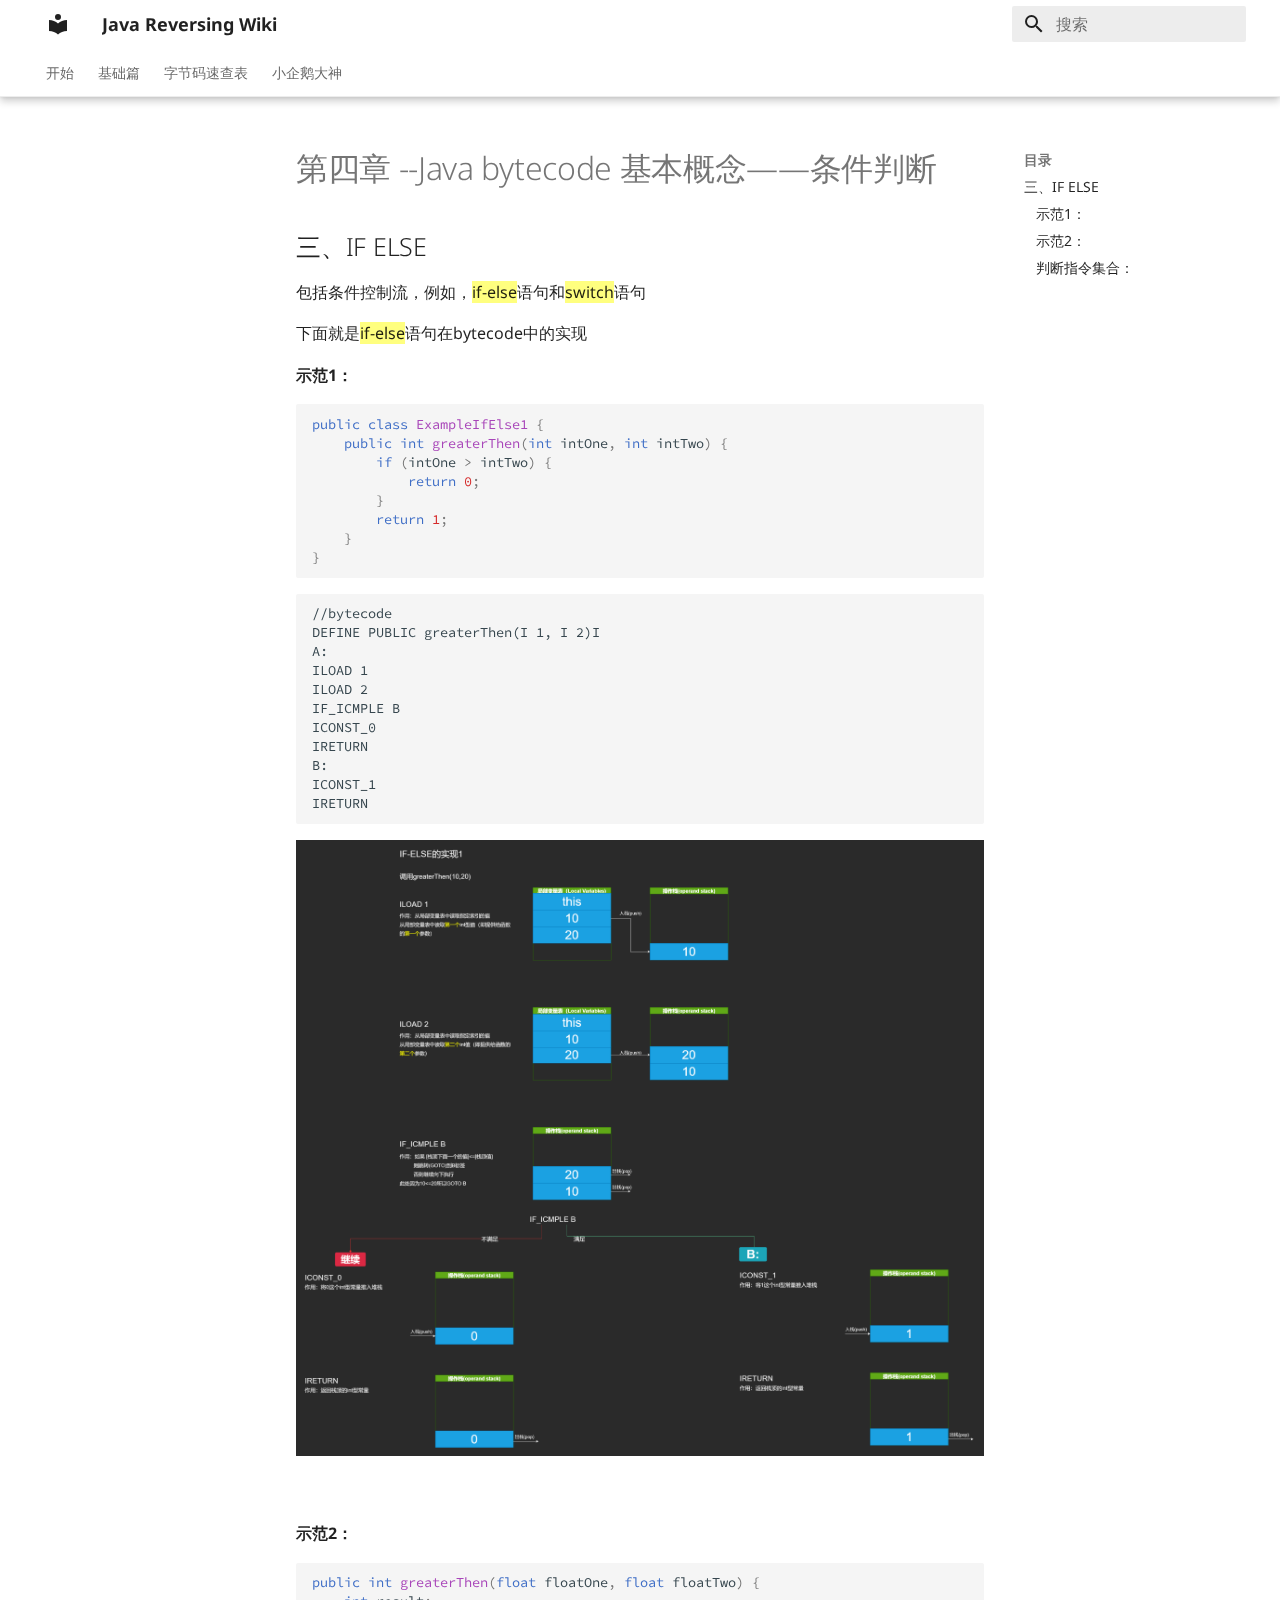
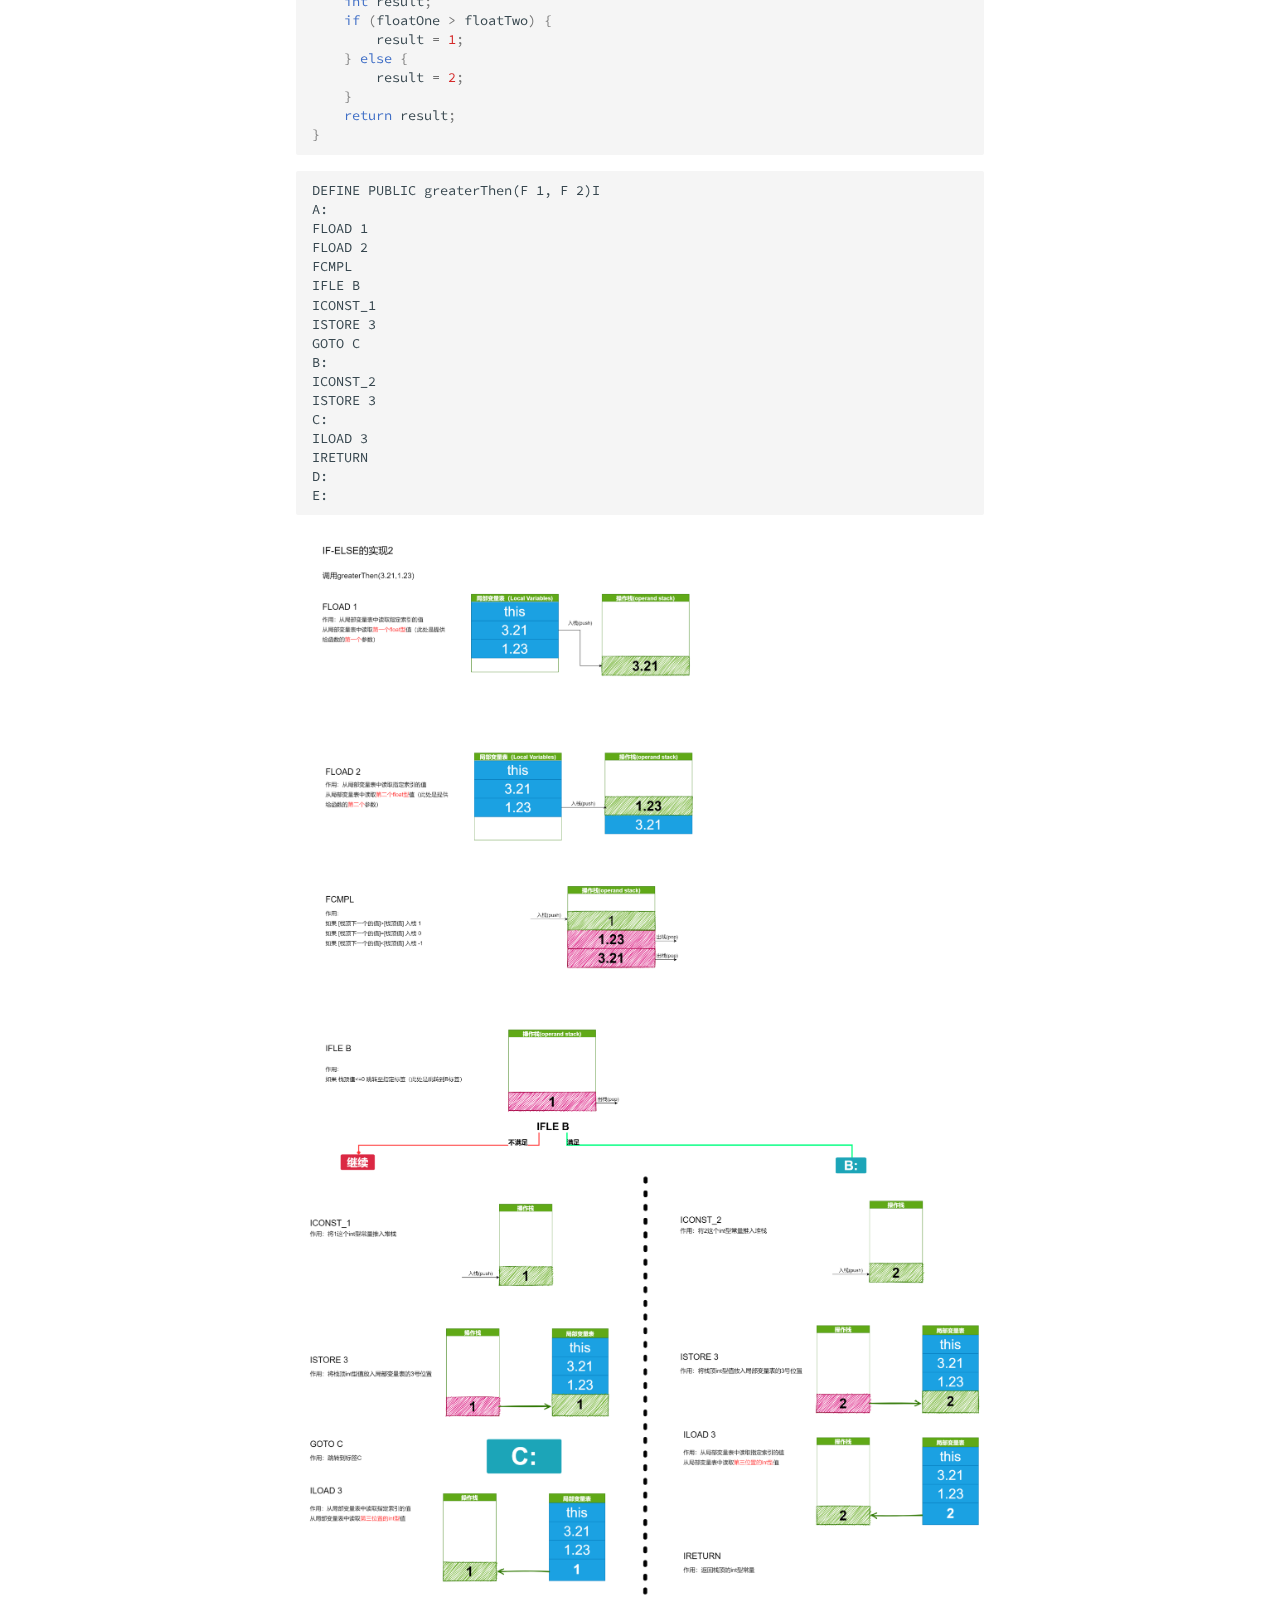
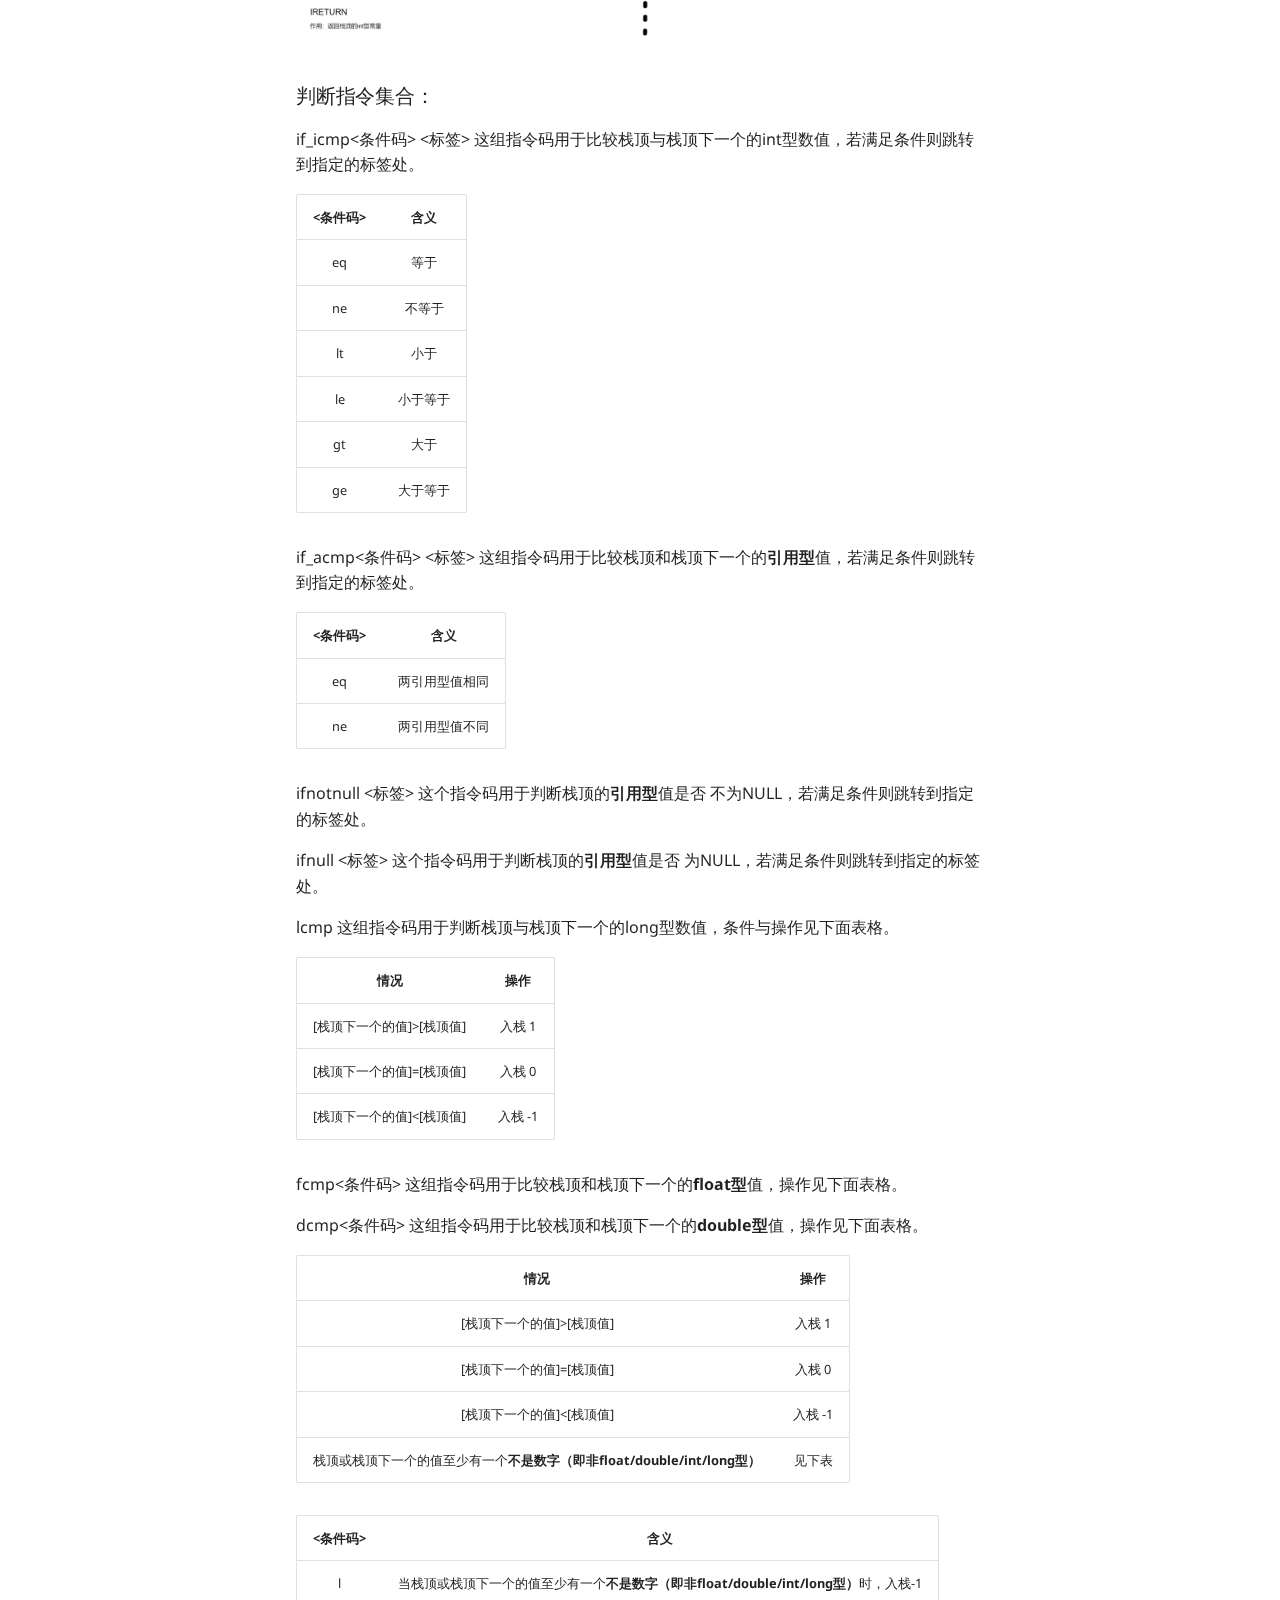
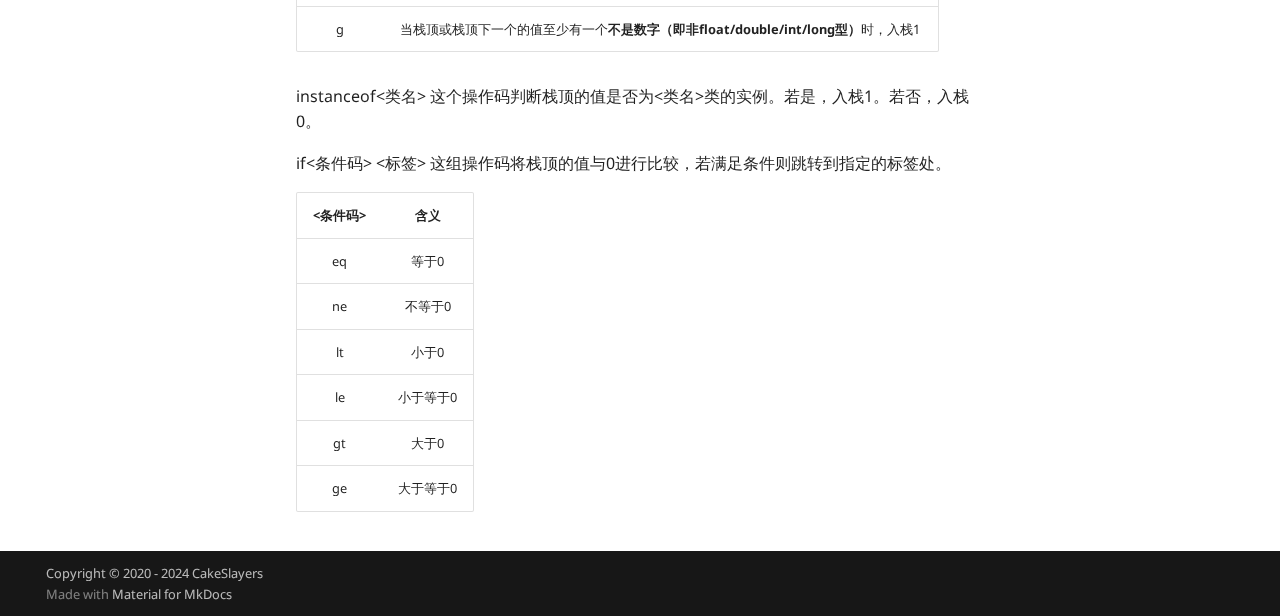
<file: basic/04-Bytecode-Basic-Part3/03-Bytecode-Basic-Part2/index.html>
<!doctype html><html lang=zh class=no-js> <head><meta charset=utf-8><meta name=viewport content="width=device-width,initial-scale=1"><meta name=description content="KEEP LEARNING :)"><meta name=author content="Team CakeSlayers"><link rel=icon href=../../../assets/images/favicon.png><meta name=generator content="mkdocs-1.6.1, mkdocs-material-9.5.40"><title>第四章 --Java bytecode 基本概念——条件判断 - Java Reversing Wiki</title><link rel=stylesheet href=../../../assets/stylesheets/main.8c3ca2c6.min.css><link rel=stylesheet href=../../../assets/stylesheets/palette.06af60db.min.css><link rel=preconnect href=https://fonts.gstatic.com crossorigin><link rel=stylesheet href="https://fonts.googleapis.com/css?family=Noto+Sans:300,300i,400,400i,700,700i%7CSource+Code+Pro:400,400i,700,700i&display=fallback"><style>:root{--md-text-font:"Noto Sans";--md-code-font:"Source Code Pro"}</style><link rel=stylesheet href=../../../static/css/extra.css><script>__md_scope=new URL("../../..",location),__md_hash=e=>[...e].reduce(((e,_)=>(e<<5)-e+_.charCodeAt(0)),0),__md_get=(e,_=localStorage,t=__md_scope)=>JSON.parse(_.getItem(t.pathname+"."+e)),__md_set=(e,_,t=localStorage,a=__md_scope)=>{try{t.setItem(a.pathname+"."+e,JSON.stringify(_))}catch(e){}}</script></head> <body dir=ltr data-md-color-scheme=preference data-md-color-primary=white data-md-color-accent=red> <input class=md-toggle data-md-toggle=drawer type=checkbox id=__drawer autocomplete=off> <input class=md-toggle data-md-toggle=search type=checkbox id=__search autocomplete=off> <label class=md-overlay for=__drawer></label> <div data-md-component=skip> <a href=#-java-bytecode class=md-skip> 跳转至 </a> </div> <div data-md-component=announce> </div> <header class="md-header md-header--shadow md-header--lifted" data-md-component=header> <nav class="md-header__inner md-grid" aria-label=页眉> <a href=../../.. title="Java Reversing Wiki" class="md-header__button md-logo" aria-label="Java Reversing Wiki" data-md-component=logo> <svg xmlns=http://www.w3.org/2000/svg viewbox="0 0 24 24"><path d="M12 8a3 3 0 0 0 3-3 3 3 0 0 0-3-3 3 3 0 0 0-3 3 3 3 0 0 0 3 3m0 3.54C9.64 9.35 6.5 8 3 8v11c3.5 0 6.64 1.35 9 3.54 2.36-2.19 5.5-3.54 9-3.54V8c-3.5 0-6.64 1.35-9 3.54"/></svg> </a> <label class="md-header__button md-icon" for=__drawer> <svg xmlns=http://www.w3.org/2000/svg viewbox="0 0 24 24"><path d="M3 6h18v2H3zm0 5h18v2H3zm0 5h18v2H3z"/></svg> </label> <div class=md-header__title data-md-component=header-title> <div class=md-header__ellipsis> <div class=md-header__topic> <span class=md-ellipsis> Java Reversing Wiki </span> </div> <div class=md-header__topic data-md-component=header-topic> <span class=md-ellipsis> 第四章 --Java bytecode 基本概念——条件判断 </span> </div> </div> </div> <label class="md-header__button md-icon" for=__search> <svg xmlns=http://www.w3.org/2000/svg viewbox="0 0 24 24"><path d="M9.5 3A6.5 6.5 0 0 1 16 9.5c0 1.61-.59 3.09-1.56 4.23l.27.27h.79l5 5-1.5 1.5-5-5v-.79l-.27-.27A6.52 6.52 0 0 1 9.5 16 6.5 6.5 0 0 1 3 9.5 6.5 6.5 0 0 1 9.5 3m0 2C7 5 5 7 5 9.5S7 14 9.5 14 14 12 14 9.5 12 5 9.5 5"/></svg> </label> <div class=md-search data-md-component=search role=dialog> <label class=md-search__overlay for=__search></label> <div class=md-search__inner role=search> <form class=md-search__form name=search> <input type=text class=md-search__input name=query aria-label=搜索 placeholder=搜索 autocapitalize=off autocorrect=off autocomplete=off spellcheck=false data-md-component=search-query required> <label class="md-search__icon md-icon" for=__search> <svg xmlns=http://www.w3.org/2000/svg viewbox="0 0 24 24"><path d="M9.5 3A6.5 6.5 0 0 1 16 9.5c0 1.61-.59 3.09-1.56 4.23l.27.27h.79l5 5-1.5 1.5-5-5v-.79l-.27-.27A6.52 6.52 0 0 1 9.5 16 6.5 6.5 0 0 1 3 9.5 6.5 6.5 0 0 1 9.5 3m0 2C7 5 5 7 5 9.5S7 14 9.5 14 14 12 14 9.5 12 5 9.5 5"/></svg> <svg xmlns=http://www.w3.org/2000/svg viewbox="0 0 24 24"><path d="M20 11v2H8l5.5 5.5-1.42 1.42L4.16 12l7.92-7.92L13.5 5.5 8 11z"/></svg> </label> <nav class=md-search__options aria-label=查找> <a href=javascript:void(0) class="md-search__icon md-icon" title=分享 aria-label=分享 data-clipboard data-clipboard-text data-md-component=search-share tabindex=-1> <svg xmlns=http://www.w3.org/2000/svg viewbox="0 0 24 24"><path d="M18 16.08c-.76 0-1.44.3-1.96.77L8.91 12.7c.05-.23.09-.46.09-.7s-.04-.47-.09-.7l7.05-4.11c.54.5 1.25.81 2.04.81a3 3 0 0 0 3-3 3 3 0 0 0-3-3 3 3 0 0 0-3 3c0 .24.04.47.09.7L8.04 9.81C7.5 9.31 6.79 9 6 9a3 3 0 0 0-3 3 3 3 0 0 0 3 3c.79 0 1.5-.31 2.04-.81l7.12 4.15c-.05.21-.08.43-.08.66 0 1.61 1.31 2.91 2.92 2.91s2.92-1.3 2.92-2.91A2.92 2.92 0 0 0 18 16.08"/></svg> </a> <button type=reset class="md-search__icon md-icon" title=清空当前内容 aria-label=清空当前内容 tabindex=-1> <svg xmlns=http://www.w3.org/2000/svg viewbox="0 0 24 24"><path d="M19 6.41 17.59 5 12 10.59 6.41 5 5 6.41 10.59 12 5 17.59 6.41 19 12 13.41 17.59 19 19 17.59 13.41 12z"/></svg> </button> </nav> <div class=md-search__suggest data-md-component=search-suggest></div> </form> <div class=md-search__output> <div class=md-search__scrollwrap tabindex=0 data-md-scrollfix> <div class=md-search-result data-md-component=search-result> <div class=md-search-result__meta> 正在初始化搜索引擎 </div> <ol class=md-search-result__list role=presentation></ol> </div> </div> </div> </div> </div> </nav> <nav class=md-tabs aria-label=标签 data-md-component=tabs> <div class=md-grid> <ul class=md-tabs__list> <li class=md-tabs__item> <a href=../../.. class=md-tabs__link> 开始 </a> </li> <li class=md-tabs__item> <a href=../../00-before-we-start/before-we-start/ class=md-tabs__link> 基础篇 </a> </li> <li class=md-tabs__item> <a href=../../FF-Bytecode-Lookup-List/FF-Bytecode-Lookup-List/ class=md-tabs__link> 字节码速查表 </a> </li> <li class=md-tabs__item> <a href=../../../memes/SmallPenguin-SKIDGod.md class=md-tabs__link> 小企鹅大神 </a> </li> </ul> </div> </nav> </header> <div class=md-container data-md-component=container> <main class=md-main data-md-component=main> <div class="md-main__inner md-grid"> <div class="md-sidebar md-sidebar--primary" data-md-component=sidebar data-md-type=navigation> <div class=md-sidebar__scrollwrap> <div class=md-sidebar__inner> <nav class="md-nav md-nav--primary md-nav--lifted" aria-label=导航栏 data-md-level=0> <label class=md-nav__title for=__drawer> <a href=../../.. title="Java Reversing Wiki" class="md-nav__button md-logo" aria-label="Java Reversing Wiki" data-md-component=logo> <svg xmlns=http://www.w3.org/2000/svg viewbox="0 0 24 24"><path d="M12 8a3 3 0 0 0 3-3 3 3 0 0 0-3-3 3 3 0 0 0-3 3 3 3 0 0 0 3 3m0 3.54C9.64 9.35 6.5 8 3 8v11c3.5 0 6.64 1.35 9 3.54 2.36-2.19 5.5-3.54 9-3.54V8c-3.5 0-6.64 1.35-9 3.54"/></svg> </a> Java Reversing Wiki </label> <ul class=md-nav__list data-md-scrollfix> <li class="md-nav__item md-nav__item--nested"> <input class="md-nav__toggle md-toggle " type=checkbox id=__nav_1> <label class=md-nav__link for=__nav_1 id=__nav_1_label tabindex=0> <span class=md-ellipsis> 开始 </span> <span class="md-nav__icon md-icon"></span> </label> <nav class=md-nav data-md-level=1 aria-labelledby=__nav_1_label aria-expanded=false> <label class=md-nav__title for=__nav_1> <span class="md-nav__icon md-icon"></span> 开始 </label> <ul class=md-nav__list data-md-scrollfix> <li class=md-nav__item> <a href=../../.. class=md-nav__link> <span class=md-ellipsis> 简介 </span> </a> </li> </ul> </nav> </li> <li class="md-nav__item md-nav__item--nested"> <input class="md-nav__toggle md-toggle " type=checkbox id=__nav_2> <label class=md-nav__link for=__nav_2 id=__nav_2_label tabindex=0> <span class=md-ellipsis> 基础篇 </span> <span class="md-nav__icon md-icon"></span> </label> <nav class=md-nav data-md-level=1 aria-labelledby=__nav_2_label aria-expanded=false> <label class=md-nav__title for=__nav_2> <span class="md-nav__icon md-icon"></span> 基础篇 </label> <ul class=md-nav__list data-md-scrollfix> <li class=md-nav__item> <a href=../../00-before-we-start/before-we-start/ class=md-nav__link> <span class=md-ellipsis> 第〇章--在开始学习java逆向工程前需要知道什么？ </span> </a> </li> <li class=md-nav__item> <a href=../../01-JVM-Structure/01-JVM-Structure/ class=md-nav__link> <span class=md-ellipsis> 第一章--JVM结构 </span> </a> </li> <li class=md-nav__item> <a href=../../02-Recaf-Setup/02-Recaf-Setup/ class=md-nav__link> <span class=md-ellipsis> 第二章--初识Recaf </span> </a> </li> <li class=md-nav__item> <a href=../../03-Bytecode-Basic-Part1/03-Bytecode-Basic-Part1/ class=md-nav__link> <span class=md-ellipsis> 第三章--Java Bytecode基本概念——栈、方法、字段与变量 </span> </a> </li> <li class=md-nav__item> <a href=../../03-Bytecode-Basic-Part2/03-Bytecode-Basic-Part2/ class=md-nav__link> <span class=md-ellipsis> 第四章 --Java bytecode 基本概念——条件判断 </span> </a> </li> </ul> </nav> </li> <li class="md-nav__item md-nav__item--nested"> <input class="md-nav__toggle md-toggle " type=checkbox id=__nav_3> <label class=md-nav__link for=__nav_3 id=__nav_3_label tabindex=0> <span class=md-ellipsis> 字节码速查表 </span> <span class="md-nav__icon md-icon"></span> </label> <nav class=md-nav data-md-level=1 aria-labelledby=__nav_3_label aria-expanded=false> <label class=md-nav__title for=__nav_3> <span class="md-nav__icon md-icon"></span> 字节码速查表 </label> <ul class=md-nav__list data-md-scrollfix> <li class=md-nav__item> <a href=../../FF-Bytecode-Lookup-List/FF-Bytecode-Lookup-List/ class=md-nav__link> <span class=md-ellipsis> 前言 </span> </a> </li> </ul> </nav> </li> <li class="md-nav__item md-nav__item--nested"> <input class="md-nav__toggle md-toggle " type=checkbox id=__nav_4> <label class=md-nav__link for=__nav_4 id=__nav_4_label tabindex=0> <span class=md-ellipsis> 小企鹅大神 </span> <span class="md-nav__icon md-icon"></span> </label> <nav class=md-nav data-md-level=1 aria-labelledby=__nav_4_label aria-expanded=false> <label class=md-nav__title for=__nav_4> <span class="md-nav__icon md-icon"></span> 小企鹅大神 </label> <ul class=md-nav__list data-md-scrollfix> <li class=md-nav__item> <a href=../../../memes/SmallPenguin-SKIDGod.md class=md-nav__link> <span class=md-ellipsis> None </span> </a> </li> </ul> </nav> </li> </ul> </nav> </div> </div> </div> <div class="md-sidebar md-sidebar--secondary" data-md-component=sidebar data-md-type=toc> <div class=md-sidebar__scrollwrap> <div class=md-sidebar__inner> <nav class="md-nav md-nav--secondary" aria-label=目录> <label class=md-nav__title for=__toc> <span class="md-nav__icon md-icon"></span> 目录 </label> <ul class=md-nav__list data-md-component=toc data-md-scrollfix> <li class=md-nav__item> <a href=#if-else class=md-nav__link> <span class=md-ellipsis> 三、IF ELSE </span> </a> <nav class=md-nav aria-label="三、IF ELSE"> <ul class=md-nav__list> <li class=md-nav__item> <a href=#1 class=md-nav__link> <span class=md-ellipsis> 示范1： </span> </a> </li> <li class=md-nav__item> <a href=#2 class=md-nav__link> <span class=md-ellipsis> 示范2： </span> </a> </li> <li class=md-nav__item> <a href=#_1 class=md-nav__link> <span class=md-ellipsis> 判断指令集合： </span> </a> </li> </ul> </nav> </li> </ul> </nav> </div> </div> </div> <div class=md-content data-md-component=content> <article class="md-content__inner md-typeset"> <h1 id=-java-bytecode>第四章 --Java bytecode 基本概念——条件判断<a class=headerlink href=#-java-bytecode title="Permanent link">&para;</a></h1> <h2 id=if-else>三、IF ELSE<a class=headerlink href=#if-else title="Permanent link">&para;</a></h2> <p>包括条件控制流，例如，<mark class=critic>if-else</mark>语句和<mark class=critic>switch</mark>语句</p> <p>下面就是<mark class=critic>if-else</mark>语句在bytecode中的实现</p> <h4 id=1>示范1：<a class=headerlink href=#1 title="Permanent link">&para;</a></h4> <div class=highlight><pre><span></span><code><span class=kd>public</span><span class=w> </span><span class=kd>class</span> <span class=nc>ExampleIfElse1</span><span class=w> </span><span class=p>{</span>
<span class=w>    </span><span class=kd>public</span><span class=w> </span><span class=kt>int</span><span class=w> </span><span class=nf>greaterThen</span><span class=p>(</span><span class=kt>int</span><span class=w> </span><span class=n>intOne</span><span class=p>,</span><span class=w> </span><span class=kt>int</span><span class=w> </span><span class=n>intTwo</span><span class=p>)</span><span class=w> </span><span class=p>{</span>
<span class=w>        </span><span class=k>if</span><span class=w> </span><span class=p>(</span><span class=n>intOne</span><span class=w> </span><span class=o>&gt;</span><span class=w> </span><span class=n>intTwo</span><span class=p>)</span><span class=w> </span><span class=p>{</span>
<span class=w>            </span><span class=k>return</span><span class=w> </span><span class=mi>0</span><span class=p>;</span>
<span class=w>        </span><span class=p>}</span>
<span class=w>        </span><span class=k>return</span><span class=w> </span><span class=mi>1</span><span class=p>;</span>
<span class=w>    </span><span class=p>}</span>
<span class=p>}</span>
</code></pre></div> <div class=highlight><pre><span></span><code>//bytecode
DEFINE PUBLIC greaterThen(I 1, I 2)I
A:
ILOAD 1
ILOAD 2
IF_ICMPLE B
ICONST_0
IRETURN
B:
ICONST_1
IRETURN
</code></pre></div> <p><img alt=IF-ELSE1 src=../image/IF-ELSE1.png></p> <p><br></p> <h4 id=2>示范2：<a class=headerlink href=#2 title="Permanent link">&para;</a></h4> <div class=highlight><pre><span></span><code><span class=kd>public</span><span class=w> </span><span class=kt>int</span><span class=w> </span><span class=nf>greaterThen</span><span class=p>(</span><span class=kt>float</span><span class=w> </span><span class=n>floatOne</span><span class=p>,</span><span class=w> </span><span class=kt>float</span><span class=w> </span><span class=n>floatTwo</span><span class=p>)</span><span class=w> </span><span class=p>{</span>
<span class=w>    </span><span class=kt>int</span><span class=w> </span><span class=n>result</span><span class=p>;</span>
<span class=w>    </span><span class=k>if</span><span class=w> </span><span class=p>(</span><span class=n>floatOne</span><span class=w> </span><span class=o>&gt;</span><span class=w> </span><span class=n>floatTwo</span><span class=p>)</span><span class=w> </span><span class=p>{</span>
<span class=w>        </span><span class=n>result</span><span class=w> </span><span class=o>=</span><span class=w> </span><span class=mi>1</span><span class=p>;</span>
<span class=w>    </span><span class=p>}</span><span class=w> </span><span class=k>else</span><span class=w> </span><span class=p>{</span>
<span class=w>        </span><span class=n>result</span><span class=w> </span><span class=o>=</span><span class=w> </span><span class=mi>2</span><span class=p>;</span>
<span class=w>    </span><span class=p>}</span>
<span class=w>    </span><span class=k>return</span><span class=w> </span><span class=n>result</span><span class=p>;</span>
<span class=p>}</span>
</code></pre></div> <div class=highlight><pre><span></span><code>DEFINE PUBLIC greaterThen(F 1, F 2)I
A:
FLOAD 1
FLOAD 2
FCMPL
IFLE B
ICONST_1
ISTORE 3
GOTO C
B:
ICONST_2
ISTORE 3
C:
ILOAD 3
IRETURN
D:
E:
</code></pre></div> <p><img alt=IF-ELSE2 src=../image/IF-ELSE2.png></p> <h3 id=_1>判断指令集合：<a class=headerlink href=#_1 title="Permanent link">&para;</a></h3> <p>if_icmp&lt;条件码&gt; &lt;标签&gt; 这组指令码用于比较栈顶与栈顶下一个的int型数值，若满足条件则跳转到指定的标签处。</p> <table> <thead> <tr> <th style="text-align: center;">&lt;条件码&gt;</th> <th style="text-align: center;">含义</th> </tr> </thead> <tbody> <tr> <td style="text-align: center;">eq</td> <td style="text-align: center;">等于</td> </tr> <tr> <td style="text-align: center;">ne</td> <td style="text-align: center;">不等于</td> </tr> <tr> <td style="text-align: center;">lt</td> <td style="text-align: center;">小于</td> </tr> <tr> <td style="text-align: center;">le</td> <td style="text-align: center;">小于等于</td> </tr> <tr> <td style="text-align: center;">gt</td> <td style="text-align: center;">大于</td> </tr> <tr> <td style="text-align: center;">ge</td> <td style="text-align: center;">大于等于</td> </tr> </tbody> </table> <p>if_acmp&lt;条件码&gt; &lt;标签&gt; 这组指令码用于比较栈顶和栈顶下一个的<strong>引用型</strong>值，若满足条件则跳转到指定的标签处。</p> <table> <thead> <tr> <th style="text-align: center;">&lt;条件码&gt;</th> <th style="text-align: center;">含义</th> </tr> </thead> <tbody> <tr> <td style="text-align: center;">eq</td> <td style="text-align: center;">两引用型值相同</td> </tr> <tr> <td style="text-align: center;">ne</td> <td style="text-align: center;">两引用型值不同</td> </tr> </tbody> </table> <p>ifnotnull &lt;标签&gt; 这个指令码用于判断栈顶的<strong>引用型</strong>值是否 不为NULL，若满足条件则跳转到指定的标签处。</p> <p>ifnull &lt;标签&gt; 这个指令码用于判断栈顶的<strong>引用型</strong>值是否 为NULL，若满足条件则跳转到指定的标签处。</p> <p>lcmp 这组指令码用于判断栈顶与栈顶下一个的long型数值，条件与操作见下面表格。</p> <table> <thead> <tr> <th style="text-align: center;">情况</th> <th style="text-align: center;">操作</th> </tr> </thead> <tbody> <tr> <td style="text-align: center;">[栈顶下一个的值]&gt;[栈顶值]</td> <td style="text-align: center;">入栈 1</td> </tr> <tr> <td style="text-align: center;">[栈顶下一个的值]=[栈顶值]</td> <td style="text-align: center;">入栈 0</td> </tr> <tr> <td style="text-align: center;">[栈顶下一个的值]&lt;[栈顶值]</td> <td style="text-align: center;">入栈 -1</td> </tr> </tbody> </table> <p>fcmp&lt;条件码&gt; 这组指令码用于比较栈顶和栈顶下一个的<strong>float型</strong>值，操作见下面表格。</p> <p>dcmp&lt;条件码&gt; 这组指令码用于比较栈顶和栈顶下一个的<strong>double型</strong>值，操作见下面表格。</p> <table> <thead> <tr> <th style="text-align: center;">情况</th> <th style="text-align: center;">操作</th> </tr> </thead> <tbody> <tr> <td style="text-align: center;">[栈顶下一个的值]&gt;[栈顶值]</td> <td style="text-align: center;">入栈 1</td> </tr> <tr> <td style="text-align: center;">[栈顶下一个的值]=[栈顶值]</td> <td style="text-align: center;">入栈 0</td> </tr> <tr> <td style="text-align: center;">[栈顶下一个的值]&lt;[栈顶值]</td> <td style="text-align: center;">入栈 -1</td> </tr> <tr> <td style="text-align: center;">栈顶或栈顶下一个的值至少有一个<strong>不是数字（即非float/double/int/long型）</strong></td> <td style="text-align: center;">见下表</td> </tr> </tbody> </table> <table> <thead> <tr> <th style="text-align: center;">&lt;条件码&gt;</th> <th style="text-align: center;">含义</th> </tr> </thead> <tbody> <tr> <td style="text-align: center;">l</td> <td style="text-align: center;">当栈顶或栈顶下一个的值至少有一个<strong>不是数字（即非float/double/int/long型）</strong>时，入栈-1</td> </tr> <tr> <td style="text-align: center;">g</td> <td style="text-align: center;">当栈顶或栈顶下一个的值至少有一个<strong>不是数字（即非float/double/int/long型）</strong>时，入栈1</td> </tr> </tbody> </table> <p>instanceof&lt;类名&gt; 这个操作码判断栈顶的值是否为&lt;类名&gt;类的实例。若是，入栈1。若否，入栈0。</p> <p>if&lt;条件码&gt; &lt;标签&gt; 这组操作码将栈顶的值与0进行比较，若满足条件则跳转到指定的标签处。</p> <table> <thead> <tr> <th style="text-align: center;">&lt;条件码&gt;</th> <th style="text-align: center;">含义</th> </tr> </thead> <tbody> <tr> <td style="text-align: center;">eq</td> <td style="text-align: center;">等于0</td> </tr> <tr> <td style="text-align: center;">ne</td> <td style="text-align: center;">不等于0</td> </tr> <tr> <td style="text-align: center;">lt</td> <td style="text-align: center;">小于0</td> </tr> <tr> <td style="text-align: center;">le</td> <td style="text-align: center;">小于等于0</td> </tr> <tr> <td style="text-align: center;">gt</td> <td style="text-align: center;">大于0</td> </tr> <tr> <td style="text-align: center;">ge</td> <td style="text-align: center;">大于等于0</td> </tr> </tbody> </table> </article> </div> <script>var target=document.getElementById(location.hash.slice(1));target&&target.name&&(target.checked=target.name.startsWith("__tabbed_"))</script> </div> </main> <footer class=md-footer> <div class="md-footer-meta md-typeset"> <div class="md-footer-meta__inner md-grid"> <div class=md-copyright> <div class=md-copyright__highlight> Copyright &copy; 2020 - 2024 CakeSlayers </div> Made with <a href=https://squidfunk.github.io/mkdocs-material/ target=_blank rel=noopener> Material for MkDocs </a> </div> </div> </div> </footer> </div> <div class=md-dialog data-md-component=dialog> <div class="md-dialog__inner md-typeset"></div> </div> <script id=__config type=application/json>{"base": "../../..", "features": ["navigation.tabs", "navigation.tabs.sticky", "search.suggest", "search.highlight", "search.share"], "search": "../../../assets/javascripts/workers/search.6ce7567c.min.js", "translations": {"clipboard.copied": "\u5df2\u590d\u5236", "clipboard.copy": "\u590d\u5236", "search.result.more.one": "\u5728\u8be5\u9875\u4e0a\u8fd8\u6709 1 \u4e2a\u7b26\u5408\u6761\u4ef6\u7684\u7ed3\u679c", "search.result.more.other": "\u5728\u8be5\u9875\u4e0a\u8fd8\u6709 # \u4e2a\u7b26\u5408\u6761\u4ef6\u7684\u7ed3\u679c", "search.result.none": "\u6ca1\u6709\u627e\u5230\u7b26\u5408\u6761\u4ef6\u7684\u7ed3\u679c", "search.result.one": "\u627e\u5230 1 \u4e2a\u7b26\u5408\u6761\u4ef6\u7684\u7ed3\u679c", "search.result.other": "# \u4e2a\u7b26\u5408\u6761\u4ef6\u7684\u7ed3\u679c", "search.result.placeholder": "\u952e\u5165\u4ee5\u5f00\u59cb\u641c\u7d22", "search.result.term.missing": "\u7f3a\u5c11", "select.version": "\u9009\u62e9\u5f53\u524d\u7248\u672c"}}</script> <script src=../../../assets/javascripts/bundle.525ec568.min.js></script> <script src=https://cdnjs.loli.net/ajax/libs/pangu/3.3.0/pangu.min.js></script> <script src="https://cdnjs.loli.net/ajax/libs/mathjax/2.7.2/MathJax.js?config=TeX-MML-AM_CHTML"></script> <script src=../../../static/js/extra.js></script> </body> </html>
</file>
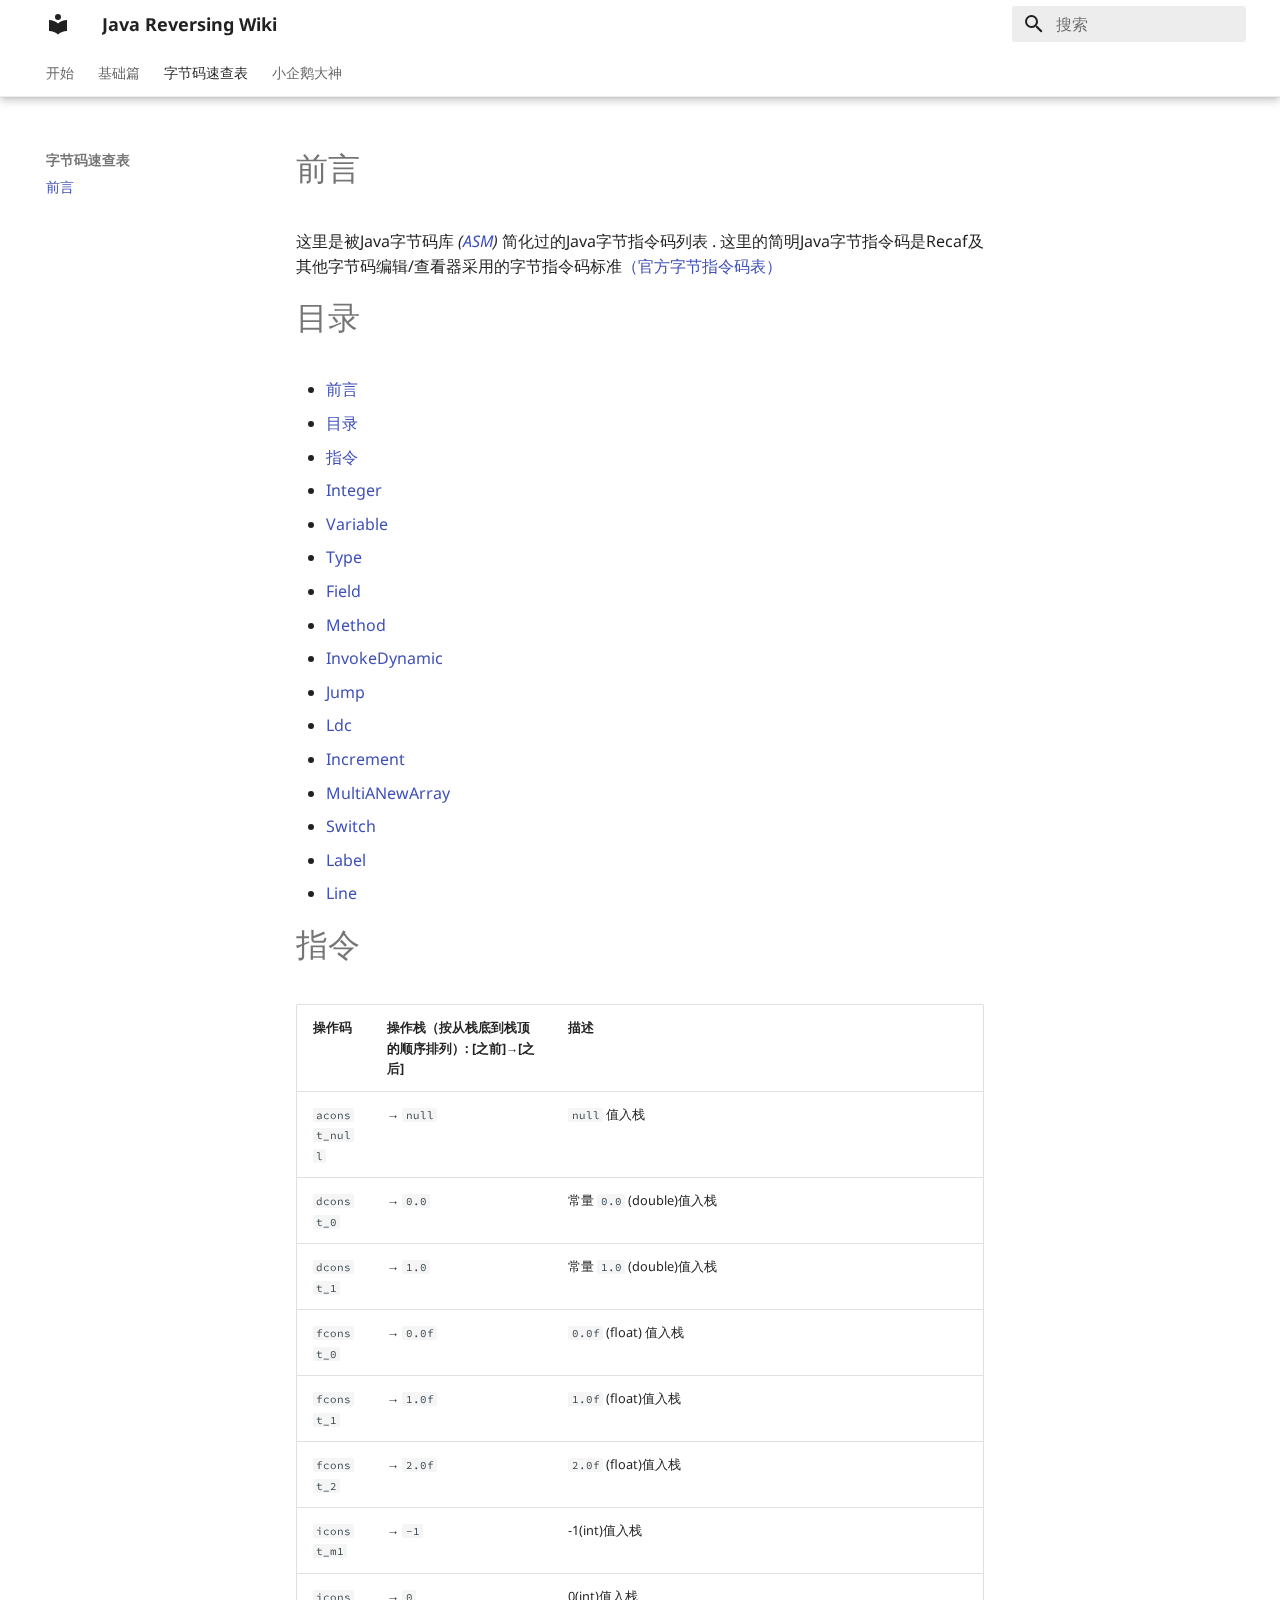
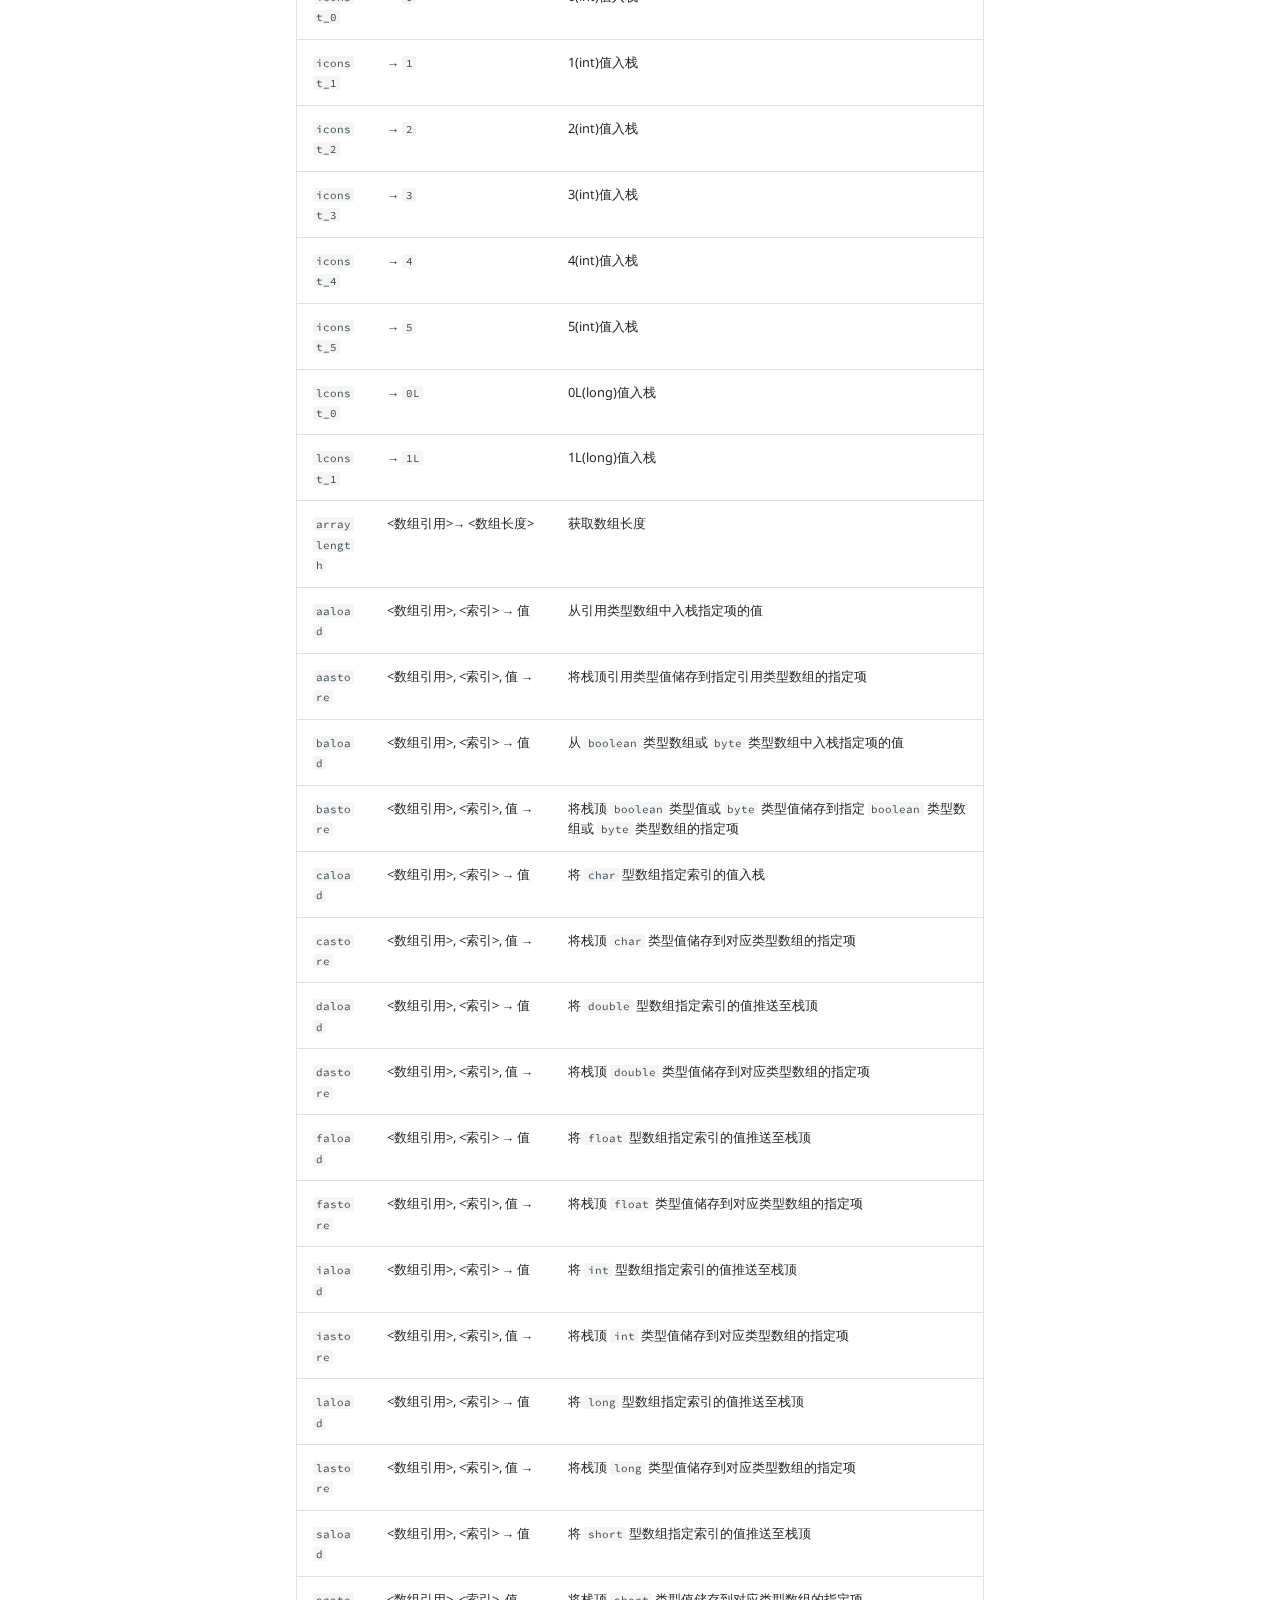
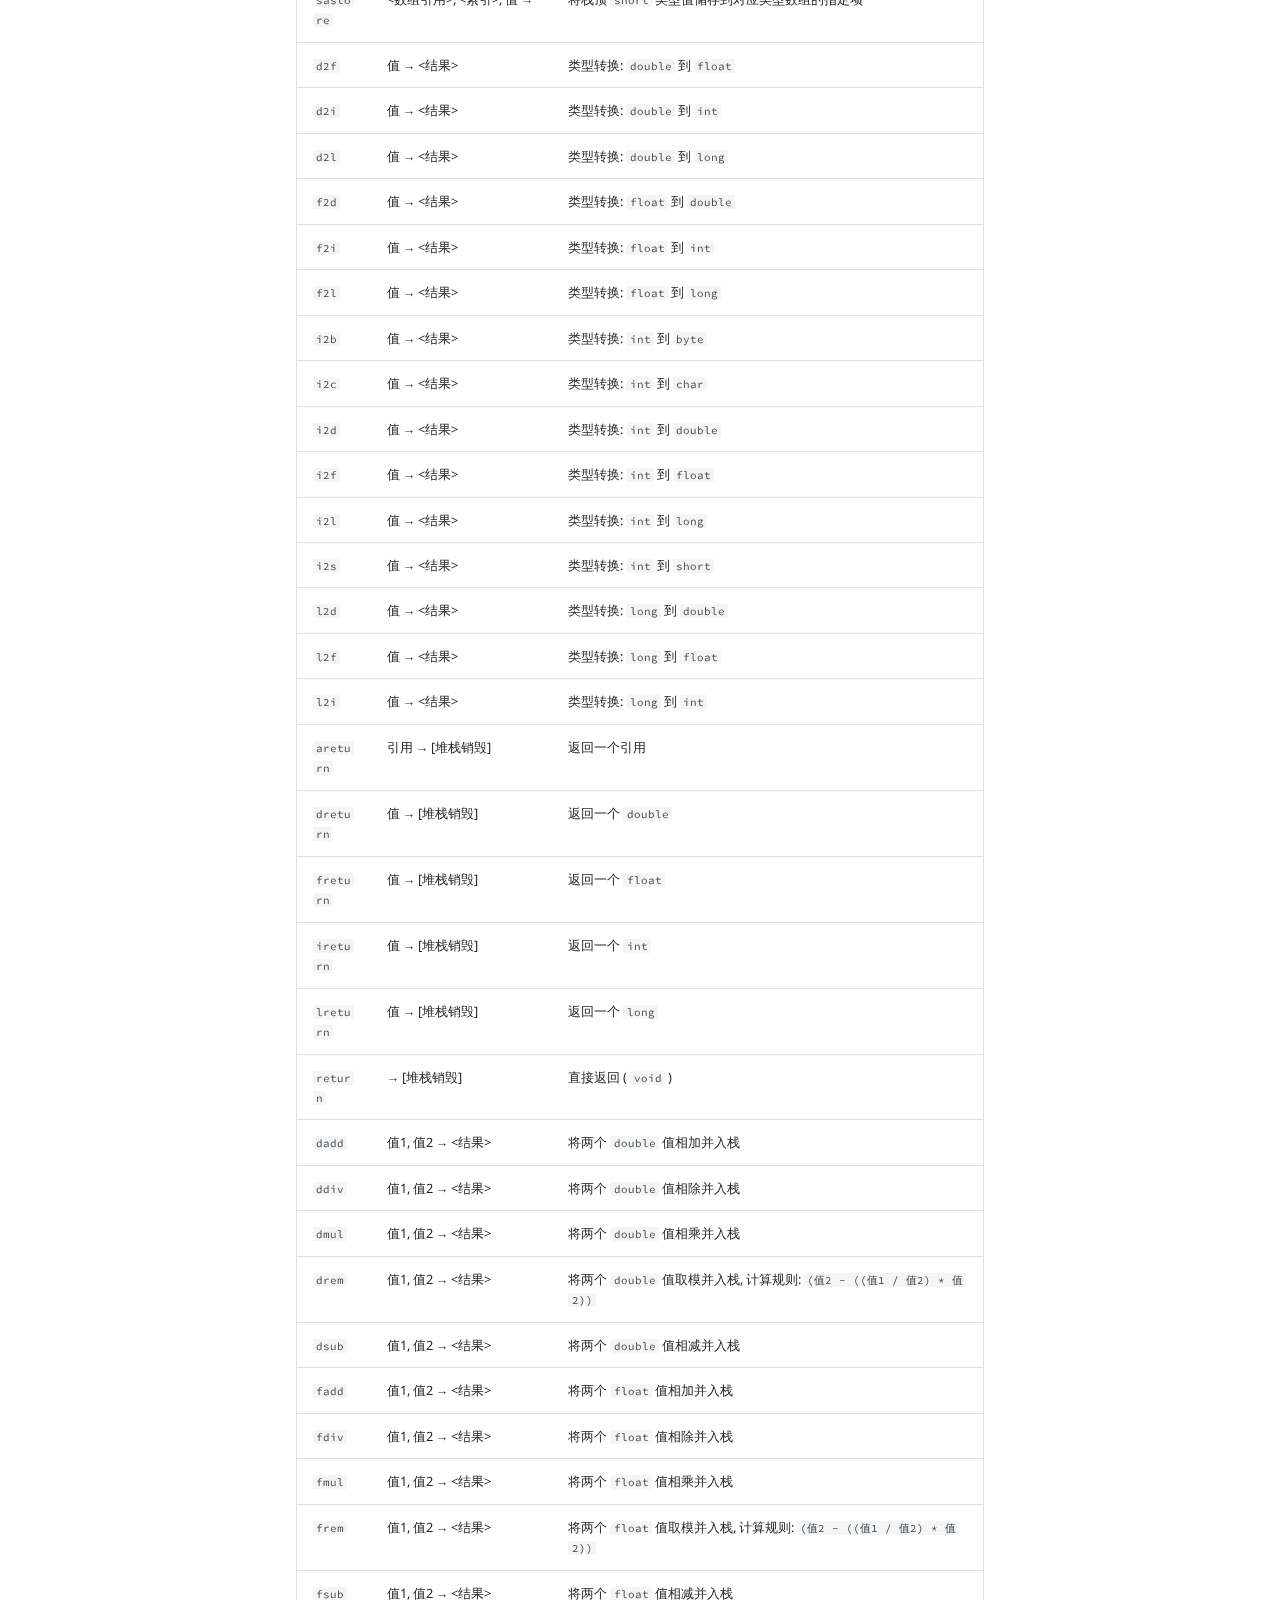
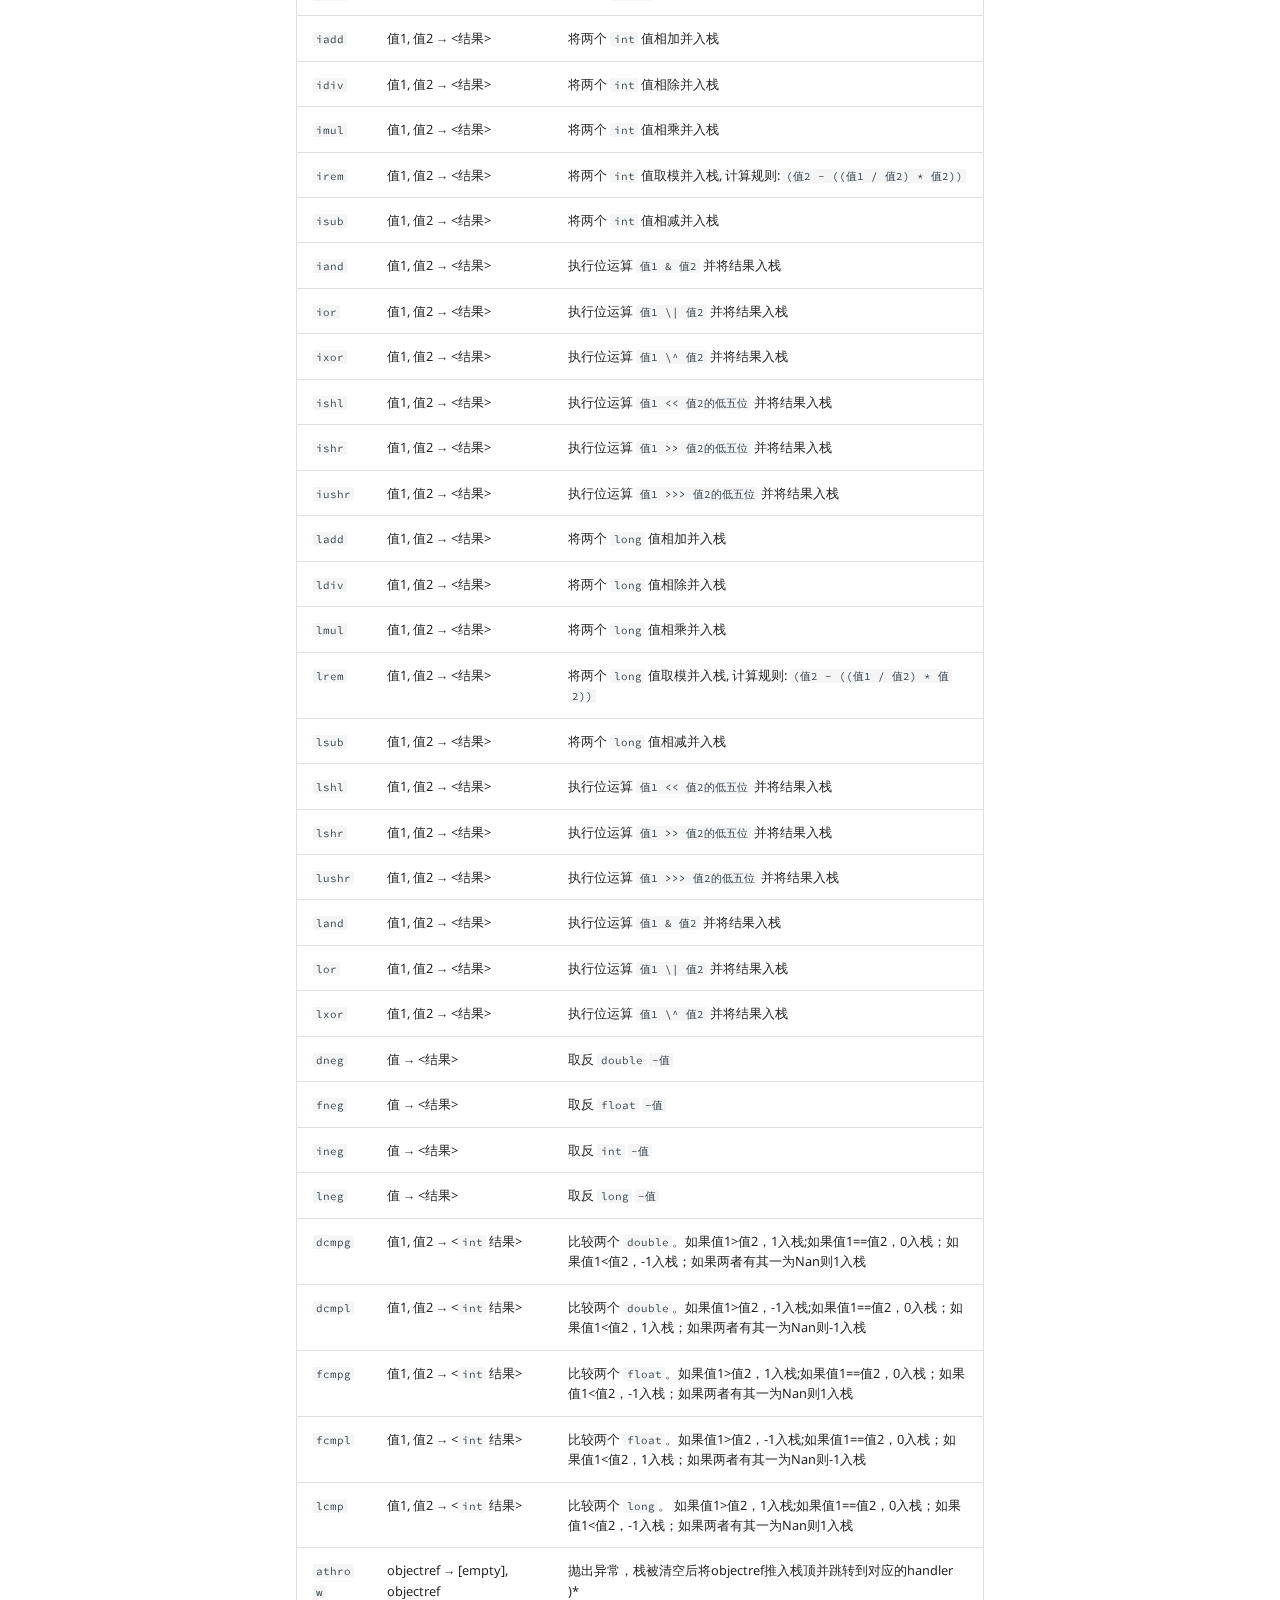
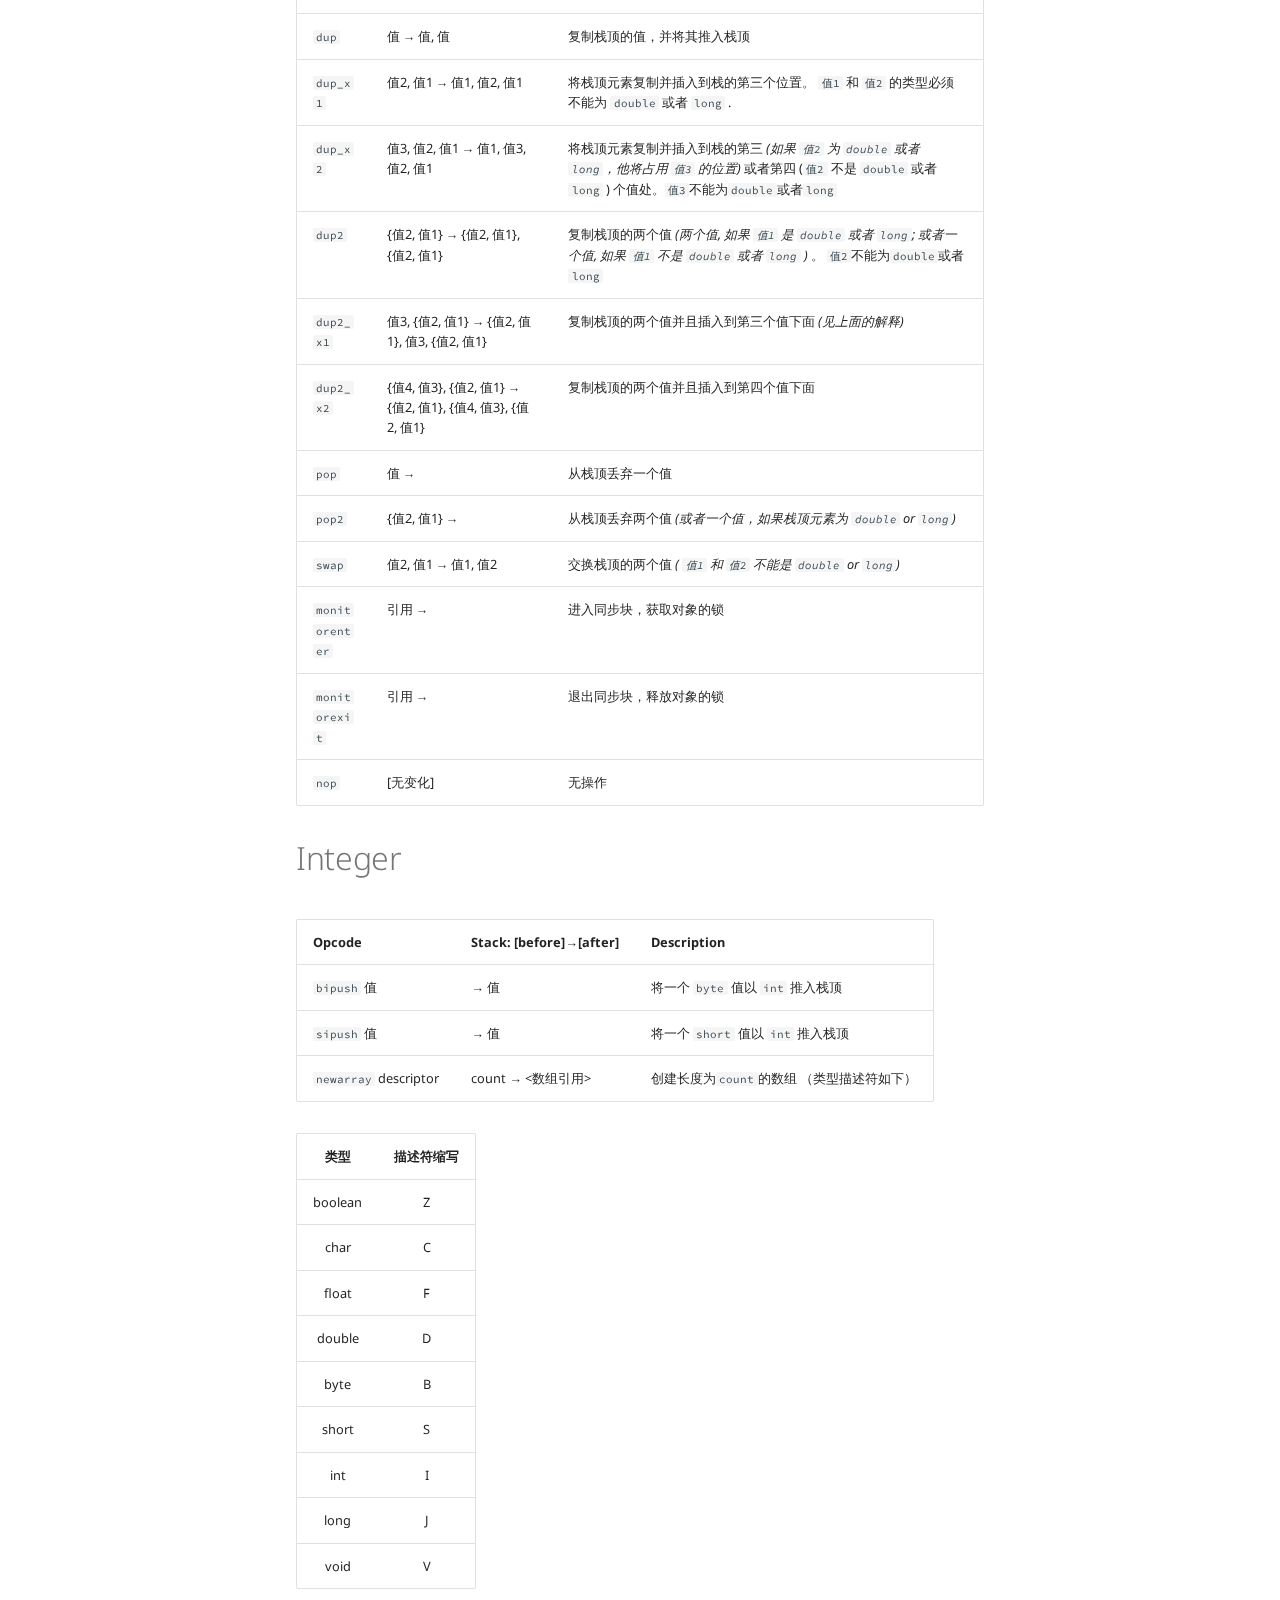
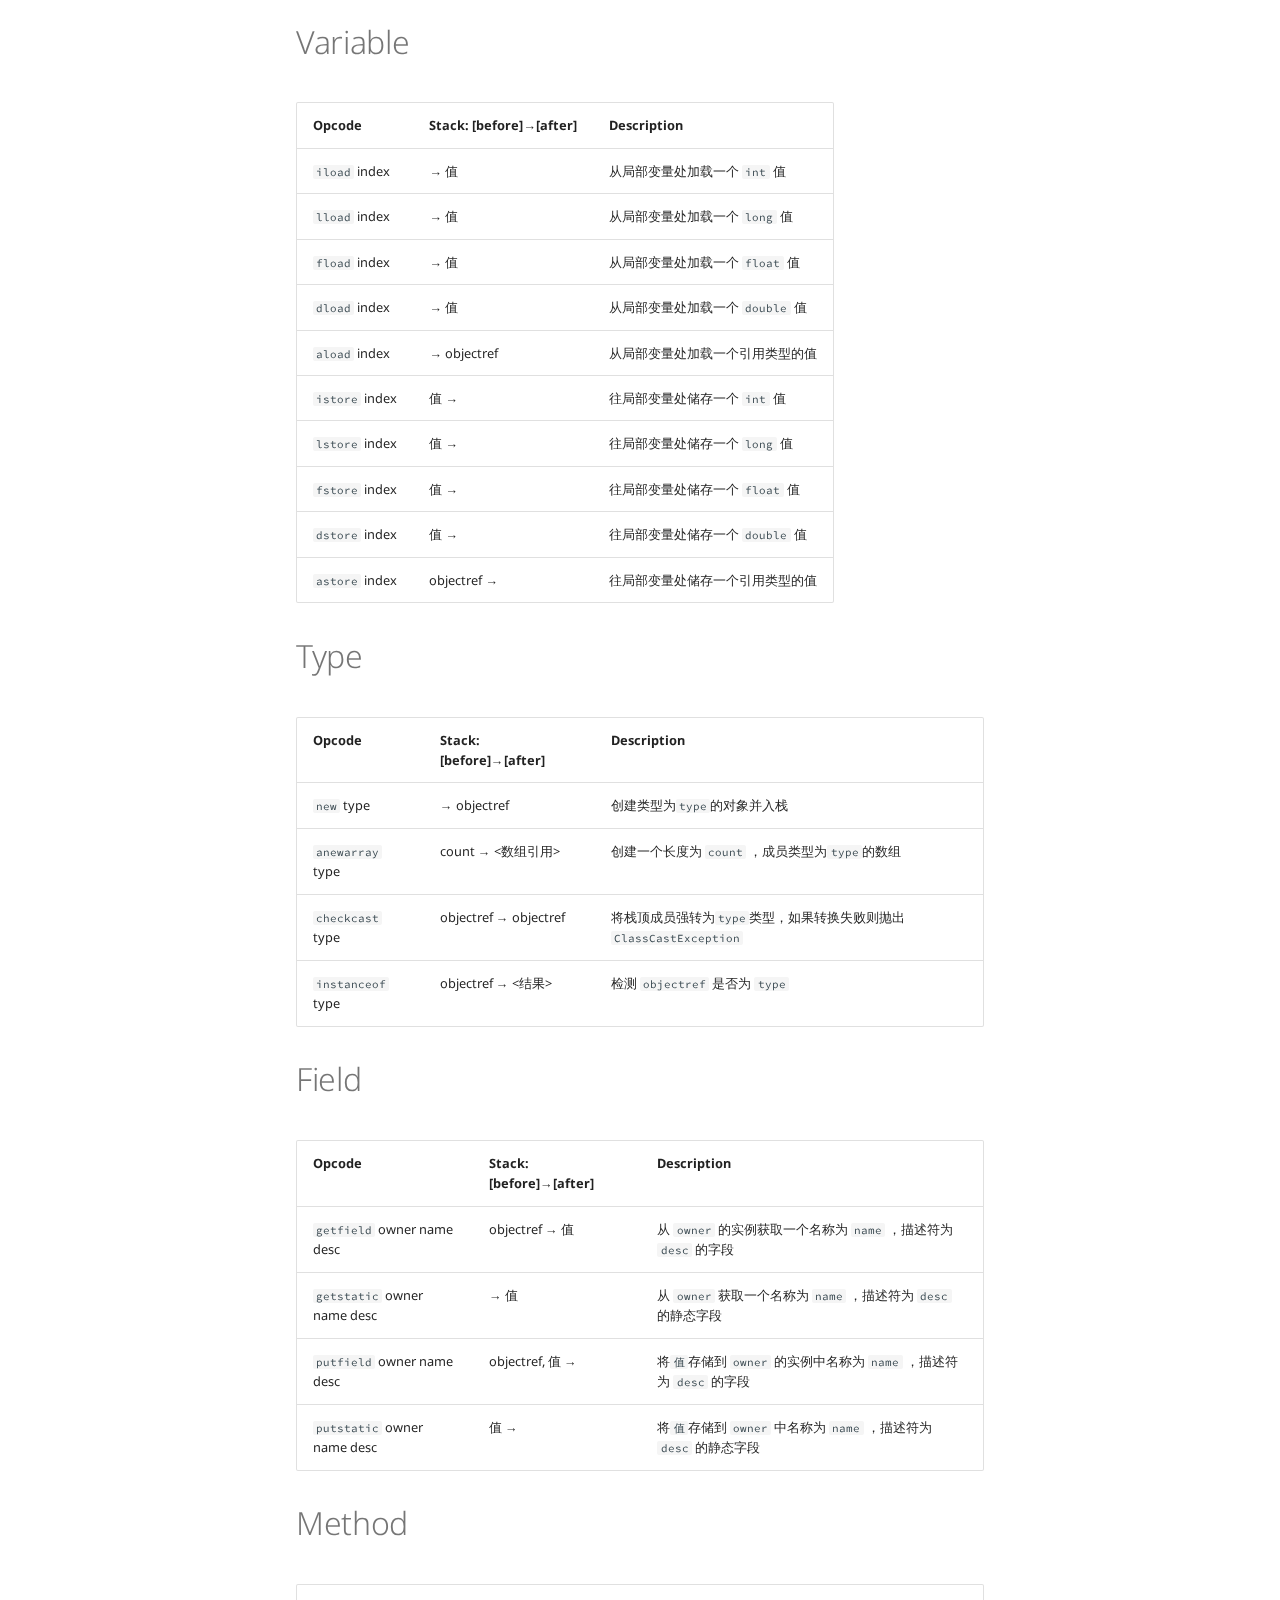
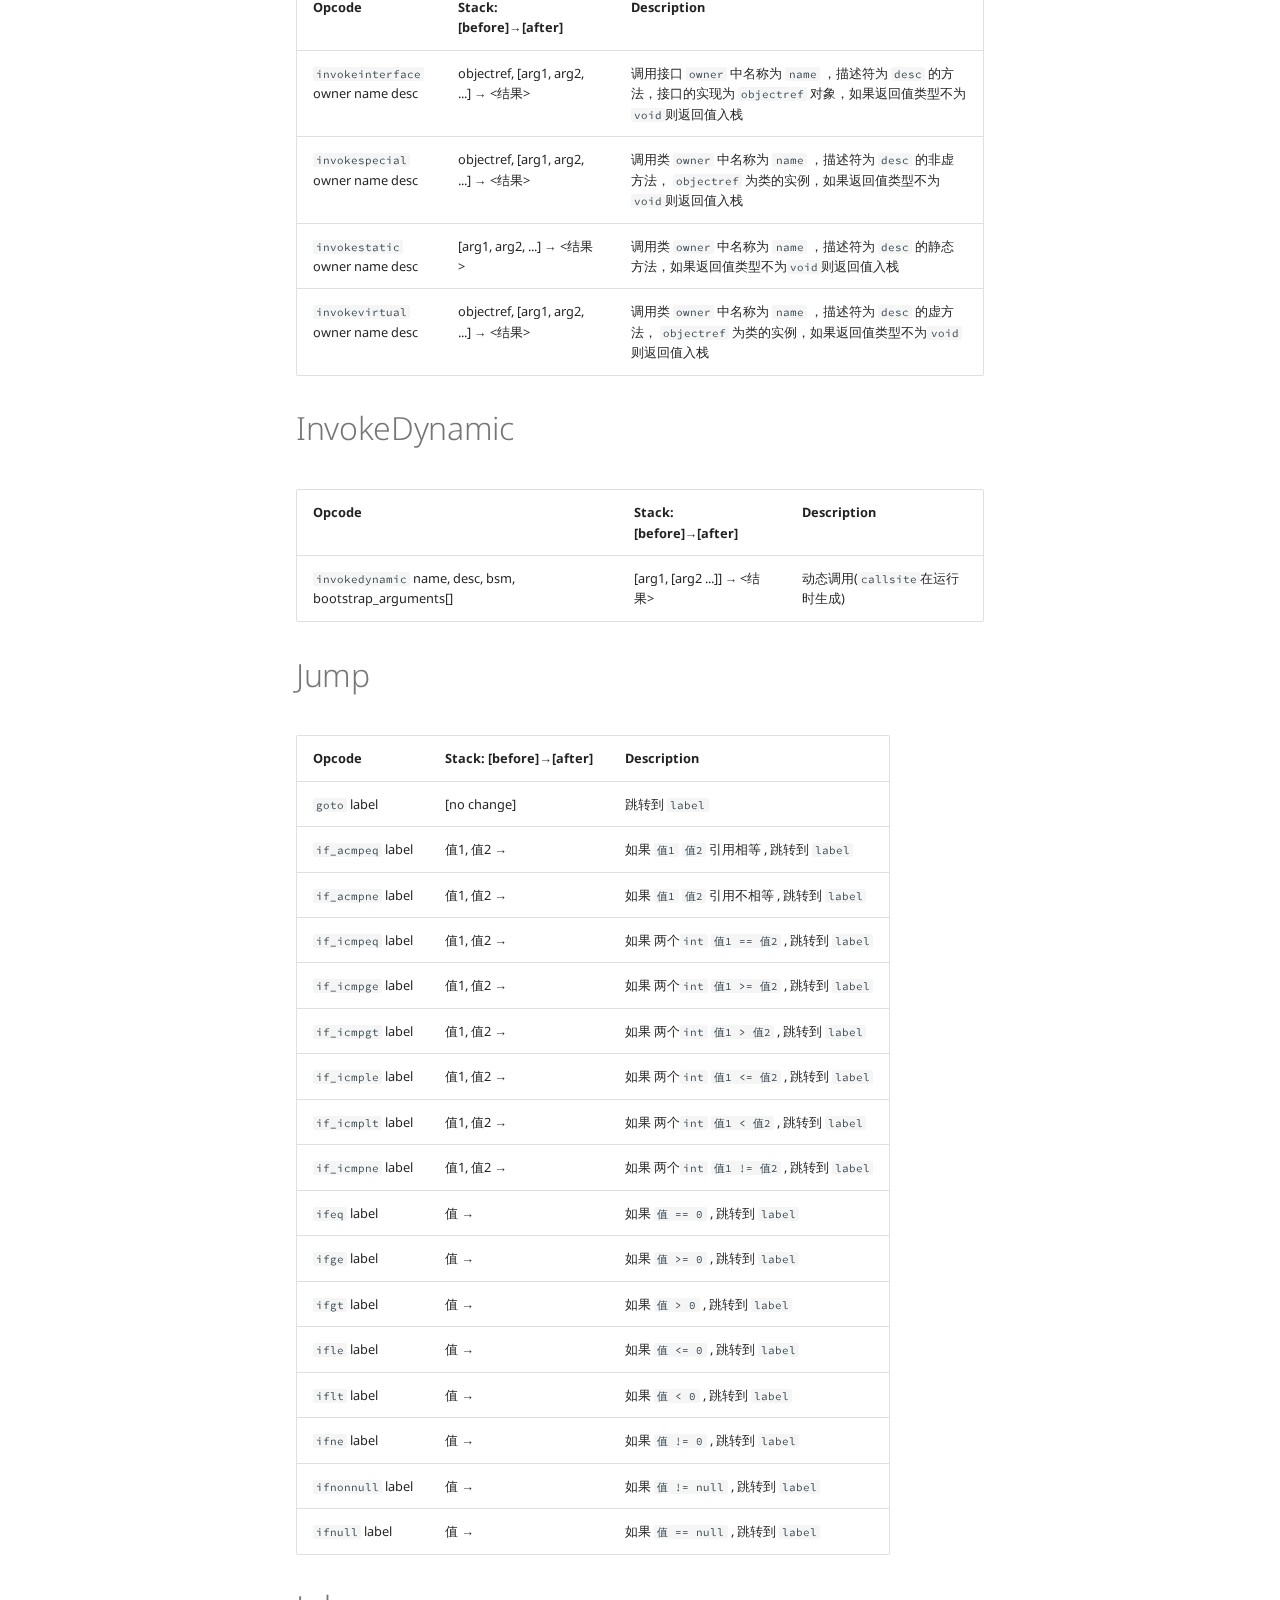
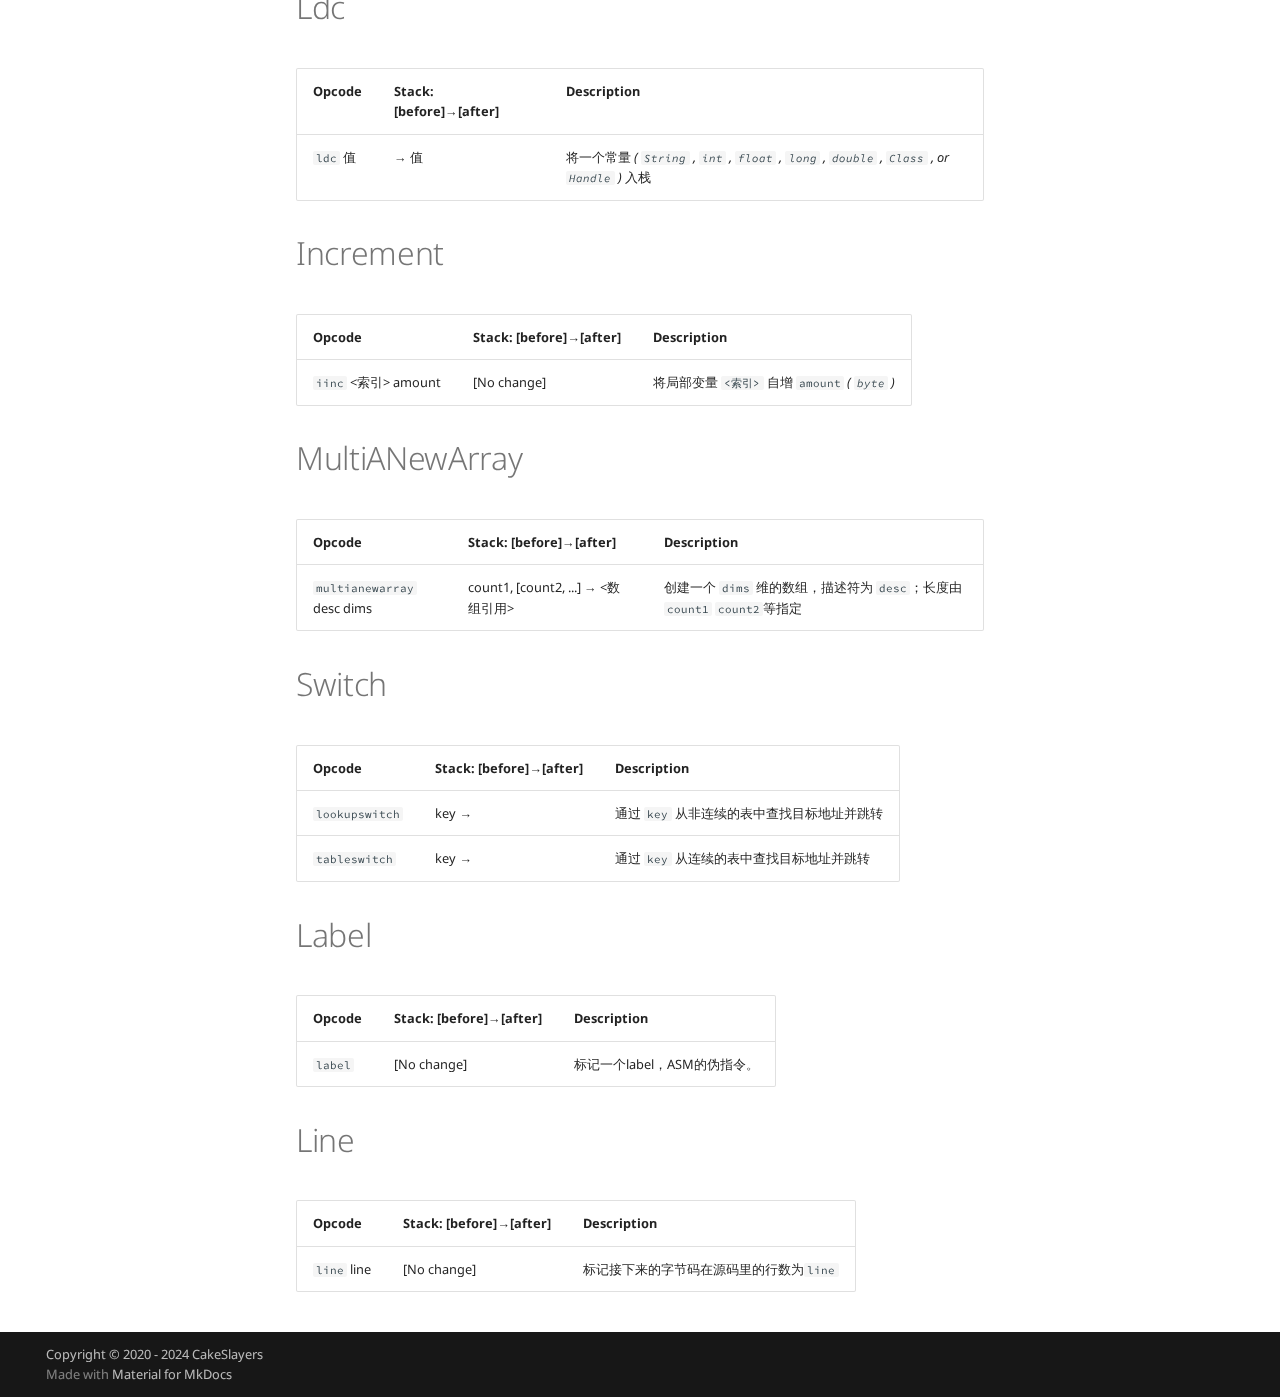
<file: basic/FF-Bytecode-Lookup-List/FF-Bytecode-Lookup-List/index.html>
<!doctype html><html lang=zh class=no-js> <head><meta charset=utf-8><meta name=viewport content="width=device-width,initial-scale=1"><meta name=description content="KEEP LEARNING :)"><meta name=author content="Team CakeSlayers"><link href=../../03-Bytecode-Basic-Part2/03-Bytecode-Basic-Part2/ rel=prev><link rel=icon href=../../../assets/images/favicon.png><meta name=generator content="mkdocs-1.6.1, mkdocs-material-9.5.40"><title>前言 - Java Reversing Wiki</title><link rel=stylesheet href=../../../assets/stylesheets/main.8c3ca2c6.min.css><link rel=stylesheet href=../../../assets/stylesheets/palette.06af60db.min.css><link rel=preconnect href=https://fonts.gstatic.com crossorigin><link rel=stylesheet href="https://fonts.googleapis.com/css?family=Noto+Sans:300,300i,400,400i,700,700i%7CSource+Code+Pro:400,400i,700,700i&display=fallback"><style>:root{--md-text-font:"Noto Sans";--md-code-font:"Source Code Pro"}</style><link rel=stylesheet href=../../../static/css/extra.css><script>__md_scope=new URL("../../..",location),__md_hash=e=>[...e].reduce(((e,_)=>(e<<5)-e+_.charCodeAt(0)),0),__md_get=(e,_=localStorage,t=__md_scope)=>JSON.parse(_.getItem(t.pathname+"."+e)),__md_set=(e,_,t=localStorage,a=__md_scope)=>{try{t.setItem(a.pathname+"."+e,JSON.stringify(_))}catch(e){}}</script></head> <body dir=ltr data-md-color-scheme=preference data-md-color-primary=white data-md-color-accent=red> <input class=md-toggle data-md-toggle=drawer type=checkbox id=__drawer autocomplete=off> <input class=md-toggle data-md-toggle=search type=checkbox id=__search autocomplete=off> <label class=md-overlay for=__drawer></label> <div data-md-component=skip> <a href=#_1 class=md-skip> 跳转至 </a> </div> <div data-md-component=announce> </div> <header class="md-header md-header--shadow md-header--lifted" data-md-component=header> <nav class="md-header__inner md-grid" aria-label=页眉> <a href=../../.. title="Java Reversing Wiki" class="md-header__button md-logo" aria-label="Java Reversing Wiki" data-md-component=logo> <svg xmlns=http://www.w3.org/2000/svg viewbox="0 0 24 24"><path d="M12 8a3 3 0 0 0 3-3 3 3 0 0 0-3-3 3 3 0 0 0-3 3 3 3 0 0 0 3 3m0 3.54C9.64 9.35 6.5 8 3 8v11c3.5 0 6.64 1.35 9 3.54 2.36-2.19 5.5-3.54 9-3.54V8c-3.5 0-6.64 1.35-9 3.54"/></svg> </a> <label class="md-header__button md-icon" for=__drawer> <svg xmlns=http://www.w3.org/2000/svg viewbox="0 0 24 24"><path d="M3 6h18v2H3zm0 5h18v2H3zm0 5h18v2H3z"/></svg> </label> <div class=md-header__title data-md-component=header-title> <div class=md-header__ellipsis> <div class=md-header__topic> <span class=md-ellipsis> Java Reversing Wiki </span> </div> <div class=md-header__topic data-md-component=header-topic> <span class=md-ellipsis> 前言 </span> </div> </div> </div> <label class="md-header__button md-icon" for=__search> <svg xmlns=http://www.w3.org/2000/svg viewbox="0 0 24 24"><path d="M9.5 3A6.5 6.5 0 0 1 16 9.5c0 1.61-.59 3.09-1.56 4.23l.27.27h.79l5 5-1.5 1.5-5-5v-.79l-.27-.27A6.52 6.52 0 0 1 9.5 16 6.5 6.5 0 0 1 3 9.5 6.5 6.5 0 0 1 9.5 3m0 2C7 5 5 7 5 9.5S7 14 9.5 14 14 12 14 9.5 12 5 9.5 5"/></svg> </label> <div class=md-search data-md-component=search role=dialog> <label class=md-search__overlay for=__search></label> <div class=md-search__inner role=search> <form class=md-search__form name=search> <input type=text class=md-search__input name=query aria-label=搜索 placeholder=搜索 autocapitalize=off autocorrect=off autocomplete=off spellcheck=false data-md-component=search-query required> <label class="md-search__icon md-icon" for=__search> <svg xmlns=http://www.w3.org/2000/svg viewbox="0 0 24 24"><path d="M9.5 3A6.5 6.5 0 0 1 16 9.5c0 1.61-.59 3.09-1.56 4.23l.27.27h.79l5 5-1.5 1.5-5-5v-.79l-.27-.27A6.52 6.52 0 0 1 9.5 16 6.5 6.5 0 0 1 3 9.5 6.5 6.5 0 0 1 9.5 3m0 2C7 5 5 7 5 9.5S7 14 9.5 14 14 12 14 9.5 12 5 9.5 5"/></svg> <svg xmlns=http://www.w3.org/2000/svg viewbox="0 0 24 24"><path d="M20 11v2H8l5.5 5.5-1.42 1.42L4.16 12l7.92-7.92L13.5 5.5 8 11z"/></svg> </label> <nav class=md-search__options aria-label=查找> <a href=javascript:void(0) class="md-search__icon md-icon" title=分享 aria-label=分享 data-clipboard data-clipboard-text data-md-component=search-share tabindex=-1> <svg xmlns=http://www.w3.org/2000/svg viewbox="0 0 24 24"><path d="M18 16.08c-.76 0-1.44.3-1.96.77L8.91 12.7c.05-.23.09-.46.09-.7s-.04-.47-.09-.7l7.05-4.11c.54.5 1.25.81 2.04.81a3 3 0 0 0 3-3 3 3 0 0 0-3-3 3 3 0 0 0-3 3c0 .24.04.47.09.7L8.04 9.81C7.5 9.31 6.79 9 6 9a3 3 0 0 0-3 3 3 3 0 0 0 3 3c.79 0 1.5-.31 2.04-.81l7.12 4.15c-.05.21-.08.43-.08.66 0 1.61 1.31 2.91 2.92 2.91s2.92-1.3 2.92-2.91A2.92 2.92 0 0 0 18 16.08"/></svg> </a> <button type=reset class="md-search__icon md-icon" title=清空当前内容 aria-label=清空当前内容 tabindex=-1> <svg xmlns=http://www.w3.org/2000/svg viewbox="0 0 24 24"><path d="M19 6.41 17.59 5 12 10.59 6.41 5 5 6.41 10.59 12 5 17.59 6.41 19 12 13.41 17.59 19 19 17.59 13.41 12z"/></svg> </button> </nav> <div class=md-search__suggest data-md-component=search-suggest></div> </form> <div class=md-search__output> <div class=md-search__scrollwrap tabindex=0 data-md-scrollfix> <div class=md-search-result data-md-component=search-result> <div class=md-search-result__meta> 正在初始化搜索引擎 </div> <ol class=md-search-result__list role=presentation></ol> </div> </div> </div> </div> </div> </nav> <nav class=md-tabs aria-label=标签 data-md-component=tabs> <div class=md-grid> <ul class=md-tabs__list> <li class=md-tabs__item> <a href=../../.. class=md-tabs__link> 开始 </a> </li> <li class=md-tabs__item> <a href=../../00-before-we-start/before-we-start/ class=md-tabs__link> 基础篇 </a> </li> <li class="md-tabs__item md-tabs__item--active"> <a href=./ class=md-tabs__link> 字节码速查表 </a> </li> <li class=md-tabs__item> <a href=../../../memes/SmallPenguin-SKIDGod.md class=md-tabs__link> 小企鹅大神 </a> </li> </ul> </div> </nav> </header> <div class=md-container data-md-component=container> <main class=md-main data-md-component=main> <div class="md-main__inner md-grid"> <div class="md-sidebar md-sidebar--primary" data-md-component=sidebar data-md-type=navigation> <div class=md-sidebar__scrollwrap> <div class=md-sidebar__inner> <nav class="md-nav md-nav--primary md-nav--lifted" aria-label=导航栏 data-md-level=0> <label class=md-nav__title for=__drawer> <a href=../../.. title="Java Reversing Wiki" class="md-nav__button md-logo" aria-label="Java Reversing Wiki" data-md-component=logo> <svg xmlns=http://www.w3.org/2000/svg viewbox="0 0 24 24"><path d="M12 8a3 3 0 0 0 3-3 3 3 0 0 0-3-3 3 3 0 0 0-3 3 3 3 0 0 0 3 3m0 3.54C9.64 9.35 6.5 8 3 8v11c3.5 0 6.64 1.35 9 3.54 2.36-2.19 5.5-3.54 9-3.54V8c-3.5 0-6.64 1.35-9 3.54"/></svg> </a> Java Reversing Wiki </label> <ul class=md-nav__list data-md-scrollfix> <li class="md-nav__item md-nav__item--nested"> <input class="md-nav__toggle md-toggle " type=checkbox id=__nav_1> <label class=md-nav__link for=__nav_1 id=__nav_1_label tabindex=0> <span class=md-ellipsis> 开始 </span> <span class="md-nav__icon md-icon"></span> </label> <nav class=md-nav data-md-level=1 aria-labelledby=__nav_1_label aria-expanded=false> <label class=md-nav__title for=__nav_1> <span class="md-nav__icon md-icon"></span> 开始 </label> <ul class=md-nav__list data-md-scrollfix> <li class=md-nav__item> <a href=../../.. class=md-nav__link> <span class=md-ellipsis> 简介 </span> </a> </li> </ul> </nav> </li> <li class="md-nav__item md-nav__item--nested"> <input class="md-nav__toggle md-toggle " type=checkbox id=__nav_2> <label class=md-nav__link for=__nav_2 id=__nav_2_label tabindex=0> <span class=md-ellipsis> 基础篇 </span> <span class="md-nav__icon md-icon"></span> </label> <nav class=md-nav data-md-level=1 aria-labelledby=__nav_2_label aria-expanded=false> <label class=md-nav__title for=__nav_2> <span class="md-nav__icon md-icon"></span> 基础篇 </label> <ul class=md-nav__list data-md-scrollfix> <li class=md-nav__item> <a href=../../00-before-we-start/before-we-start/ class=md-nav__link> <span class=md-ellipsis> 第〇章--在开始学习java逆向工程前需要知道什么？ </span> </a> </li> <li class=md-nav__item> <a href=../../01-JVM-Structure/01-JVM-Structure/ class=md-nav__link> <span class=md-ellipsis> 第一章--JVM结构 </span> </a> </li> <li class=md-nav__item> <a href=../../02-Recaf-Setup/02-Recaf-Setup/ class=md-nav__link> <span class=md-ellipsis> 第二章--初识Recaf </span> </a> </li> <li class=md-nav__item> <a href=../../03-Bytecode-Basic-Part1/03-Bytecode-Basic-Part1/ class=md-nav__link> <span class=md-ellipsis> 第三章--Java Bytecode基本概念——栈、方法、字段与变量 </span> </a> </li> <li class=md-nav__item> <a href=../../03-Bytecode-Basic-Part2/03-Bytecode-Basic-Part2/ class=md-nav__link> <span class=md-ellipsis> 第四章 --Java bytecode 基本概念——条件判断 </span> </a> </li> </ul> </nav> </li> <li class="md-nav__item md-nav__item--active md-nav__item--section md-nav__item--nested"> <input class="md-nav__toggle md-toggle " type=checkbox id=__nav_3 checked> <label class=md-nav__link for=__nav_3 id=__nav_3_label tabindex> <span class=md-ellipsis> 字节码速查表 </span> <span class="md-nav__icon md-icon"></span> </label> <nav class=md-nav data-md-level=1 aria-labelledby=__nav_3_label aria-expanded=true> <label class=md-nav__title for=__nav_3> <span class="md-nav__icon md-icon"></span> 字节码速查表 </label> <ul class=md-nav__list data-md-scrollfix> <li class="md-nav__item md-nav__item--active"> <input class="md-nav__toggle md-toggle" type=checkbox id=__toc> <a href=./ class="md-nav__link md-nav__link--active"> <span class=md-ellipsis> 前言 </span> </a> </li> </ul> </nav> </li> <li class="md-nav__item md-nav__item--nested"> <input class="md-nav__toggle md-toggle " type=checkbox id=__nav_4> <label class=md-nav__link for=__nav_4 id=__nav_4_label tabindex=0> <span class=md-ellipsis> 小企鹅大神 </span> <span class="md-nav__icon md-icon"></span> </label> <nav class=md-nav data-md-level=1 aria-labelledby=__nav_4_label aria-expanded=false> <label class=md-nav__title for=__nav_4> <span class="md-nav__icon md-icon"></span> 小企鹅大神 </label> <ul class=md-nav__list data-md-scrollfix> <li class=md-nav__item> <a href=../../../memes/SmallPenguin-SKIDGod.md class=md-nav__link> <span class=md-ellipsis> None </span> </a> </li> </ul> </nav> </li> </ul> </nav> </div> </div> </div> <div class="md-sidebar md-sidebar--secondary" data-md-component=sidebar data-md-type=toc> <div class=md-sidebar__scrollwrap> <div class=md-sidebar__inner> <nav class="md-nav md-nav--secondary" aria-label=目录> </nav> </div> </div> </div> <div class=md-content data-md-component=content> <article class="md-content__inner md-typeset"> <h1 id=_1>前言<a class=headerlink href=#_1 title="Permanent link">&para;</a></h1> <p>这里是被Java字节码库 <em>(<a href=https://asm.ow2.io/ >ASM</a>)</em> 简化过的Java字节指令码列表 . 这里的简明Java字节指令码是Recaf及其他字节码编辑/查看器采用的字节指令码标准<a href=https://docs.oracle.com/javase/specs/jvms/se12/html/jvms-6.html>（官方字节指令码表）</a></p> <h1 id=_2>目录<a class=headerlink href=#_2 title="Permanent link">&para;</a></h1> <div class=toc> <ul> <li><a href=#_1>前言</a></li> <li><a href=#_2>目录</a></li> <li><a href=#_3>指令</a></li> <li><a href=#integer>Integer</a></li> <li><a href=#variable>Variable</a></li> <li><a href=#type>Type</a></li> <li><a href=#field>Field</a></li> <li><a href=#method>Method</a></li> <li><a href=#invokedynamic>InvokeDynamic</a></li> <li><a href=#jump>Jump</a></li> <li><a href=#ldc>Ldc</a></li> <li><a href=#increment>Increment</a></li> <li><a href=#multianewarray>MultiANewArray</a></li> <li><a href=#switch>Switch</a></li> <li><a href=#label>Label</a></li> <li><a href=#line>Line</a></li> </ul> </div> <h1 id=_3>指令<a class=headerlink href=#_3 title="Permanent link">&para;</a></h1> <table> <thead> <tr> <th>操作码</th> <th>操作栈（按从栈底到栈顶的顺序排列）: [之前]→[之后]</th> <th>描述</th> </tr> </thead> <tbody> <tr> <td><code>aconst_null</code></td> <td>→ <code>null</code></td> <td><code>null</code> 值入栈</td> </tr> <tr> <td><code>dconst_0</code></td> <td>→ <code>0.0</code></td> <td>常量 <code>0.0</code> (double)值入栈</td> </tr> <tr> <td><code>dconst_1</code></td> <td>→ <code>1.0</code></td> <td>常量 <code>1.0</code> (double)值入栈</td> </tr> <tr> <td><code>fconst_0</code></td> <td>→ <code>0.0f</code></td> <td><code>0.0f</code> (float) 值入栈</td> </tr> <tr> <td><code>fconst_1</code></td> <td>→ <code>1.0f</code></td> <td><code>1.0f</code> (float)值入栈</td> </tr> <tr> <td><code>fconst_2</code></td> <td>→ <code>2.0f</code></td> <td><code>2.0f</code> (float)值入栈</td> </tr> <tr> <td><code>iconst_m1</code></td> <td>→ <code>-1</code></td> <td>-1(int)值入栈</td> </tr> <tr> <td><code>iconst_0</code></td> <td>→ <code>0</code></td> <td>0(int)值入栈</td> </tr> <tr> <td><code>iconst_1</code></td> <td>→ <code>1</code></td> <td>1(int)值入栈</td> </tr> <tr> <td><code>iconst_2</code></td> <td>→ <code>2</code></td> <td>2(int)值入栈</td> </tr> <tr> <td><code>iconst_3</code></td> <td>→ <code>3</code></td> <td>3(int)值入栈</td> </tr> <tr> <td><code>iconst_4</code></td> <td>→ <code>4</code></td> <td>4(int)值入栈</td> </tr> <tr> <td><code>iconst_5</code></td> <td>→ <code>5</code></td> <td>5(int)值入栈</td> </tr> <tr> <td><code>lconst_0</code></td> <td>→ <code>0L</code></td> <td>0L(long)值入栈</td> </tr> <tr> <td><code>lconst_1</code></td> <td>→ <code>1L</code></td> <td>1L(long)值入栈</td> </tr> <tr> <td><code>arraylength</code></td> <td>&lt;数组引用&gt;→ &lt;数组长度&gt;</td> <td>获取数组长度</td> </tr> <tr> <td><code>aaload</code></td> <td>&lt;数组引用&gt;, &lt;索引&gt; → 值</td> <td>从引用类型数组中入栈指定项的值</td> </tr> <tr> <td><code>aastore</code></td> <td>&lt;数组引用&gt;, &lt;索引&gt;, 值 →</td> <td>将栈顶引用类型值储存到指定引用类型数组的指定项</td> </tr> <tr> <td><code>baload</code></td> <td>&lt;数组引用&gt;, &lt;索引&gt; → 值</td> <td>从 <code>boolean</code> 类型数组或 <code>byte</code> 类型数组中入栈指定项的值</td> </tr> <tr> <td><code>bastore</code></td> <td>&lt;数组引用&gt;, &lt;索引&gt;, 值 →</td> <td>将栈顶 <code>boolean</code> 类型值或 <code>byte</code> 类型值储存到指定 <code>boolean</code> 类型数组或 <code>byte</code> 类型数组的指定项</td> </tr> <tr> <td><code>caload</code></td> <td>&lt;数组引用&gt;, &lt;索引&gt; → 值</td> <td>将 <code>char</code> 型数组指定索引的值入栈</td> </tr> <tr> <td><code>castore</code></td> <td>&lt;数组引用&gt;, &lt;索引&gt;, 值 →</td> <td>将栈顶 <code>char</code> 类型值储存到对应类型数组的指定项</td> </tr> <tr> <td><code>daload</code></td> <td>&lt;数组引用&gt;, &lt;索引&gt; → 值</td> <td>将 <code>double</code> 型数组指定索引的值推送至栈顶</td> </tr> <tr> <td><code>dastore</code></td> <td>&lt;数组引用&gt;, &lt;索引&gt;, 值 →</td> <td>将栈顶 <code>double</code> 类型值储存到对应类型数组的指定项</td> </tr> <tr> <td><code>faload</code></td> <td>&lt;数组引用&gt;, &lt;索引&gt; → 值</td> <td>将 <code>float</code> 型数组指定索引的值推送至栈顶</td> </tr> <tr> <td><code>fastore</code></td> <td>&lt;数组引用&gt;, &lt;索引&gt;, 值 →</td> <td>将栈顶 <code>float</code> 类型值储存到对应类型数组的指定项</td> </tr> <tr> <td><code>iaload</code></td> <td>&lt;数组引用&gt;, &lt;索引&gt; → 值</td> <td>将 <code>int</code> 型数组指定索引的值推送至栈顶</td> </tr> <tr> <td><code>iastore</code></td> <td>&lt;数组引用&gt;, &lt;索引&gt;, 值 →</td> <td>将栈顶 <code>int</code> 类型值储存到对应类型数组的指定项</td> </tr> <tr> <td><code>laload</code></td> <td>&lt;数组引用&gt;, &lt;索引&gt; → 值</td> <td>将 <code>long</code> 型数组指定索引的值推送至栈顶</td> </tr> <tr> <td><code>lastore</code></td> <td>&lt;数组引用&gt;, &lt;索引&gt;, 值 →</td> <td>将栈顶 <code>long</code> 类型值储存到对应类型数组的指定项</td> </tr> <tr> <td><code>saload</code></td> <td>&lt;数组引用&gt;, &lt;索引&gt; → 值</td> <td>将 <code>short</code> 型数组指定索引的值推送至栈顶</td> </tr> <tr> <td><code>sastore</code></td> <td>&lt;数组引用&gt;, &lt;索引&gt;, 值 →</td> <td>将栈顶 <code>short</code> 类型值储存到对应类型数组的指定项</td> </tr> <tr> <td><code>d2f</code></td> <td>值 → &lt;结果&gt;</td> <td>类型转换: <code>double</code> 到 <code>float</code></td> </tr> <tr> <td><code>d2i</code></td> <td>值 → &lt;结果&gt;</td> <td>类型转换: <code>double</code> 到 <code>int</code></td> </tr> <tr> <td><code>d2l</code></td> <td>值 → &lt;结果&gt;</td> <td>类型转换: <code>double</code> 到 <code>long</code></td> </tr> <tr> <td><code>f2d</code></td> <td>值 → &lt;结果&gt;</td> <td>类型转换: <code>float</code> 到 <code>double</code></td> </tr> <tr> <td><code>f2i</code></td> <td>值 → &lt;结果&gt;</td> <td>类型转换: <code>float</code> 到 <code>int</code></td> </tr> <tr> <td><code>f2l</code></td> <td>值 → &lt;结果&gt;</td> <td>类型转换: <code>float</code> 到 <code>long</code></td> </tr> <tr> <td><code>i2b</code></td> <td>值 → &lt;结果&gt;</td> <td>类型转换: <code>int</code> 到 <code>byte</code></td> </tr> <tr> <td><code>i2c</code></td> <td>值 → &lt;结果&gt;</td> <td>类型转换: <code>int</code> 到 <code>char</code></td> </tr> <tr> <td><code>i2d</code></td> <td>值 → &lt;结果&gt;</td> <td>类型转换: <code>int</code> 到 <code>double</code></td> </tr> <tr> <td><code>i2f</code></td> <td>值 → &lt;结果&gt;</td> <td>类型转换: <code>int</code> 到 <code>float</code></td> </tr> <tr> <td><code>i2l</code></td> <td>值 → &lt;结果&gt;</td> <td>类型转换: <code>int</code> 到 <code>long</code></td> </tr> <tr> <td><code>i2s</code></td> <td>值 → &lt;结果&gt;</td> <td>类型转换: <code>int</code> 到 <code>short</code></td> </tr> <tr> <td><code>l2d</code></td> <td>值 → &lt;结果&gt;</td> <td>类型转换: <code>long</code> 到 <code>double</code></td> </tr> <tr> <td><code>l2f</code></td> <td>值 → &lt;结果&gt;</td> <td>类型转换: <code>long</code> 到 <code>float</code></td> </tr> <tr> <td><code>l2i</code></td> <td>值 → &lt;结果&gt;</td> <td>类型转换: <code>long</code> 到 <code>int</code></td> </tr> <tr> <td><code>areturn</code></td> <td>引用 → [堆栈销毁]</td> <td>返回一个引用</td> </tr> <tr> <td><code>dreturn</code></td> <td>值 → [堆栈销毁]</td> <td>返回一个 <code>double</code></td> </tr> <tr> <td><code>freturn</code></td> <td>值 → [堆栈销毁]</td> <td>返回一个 <code>float</code></td> </tr> <tr> <td><code>ireturn</code></td> <td>值 → [堆栈销毁]</td> <td>返回一个 <code>int</code></td> </tr> <tr> <td><code>lreturn</code></td> <td>值 → [堆栈销毁]</td> <td>返回一个 <code>long</code></td> </tr> <tr> <td><code>return</code></td> <td>→ [堆栈销毁]</td> <td>直接返回 ( <code>void</code> )</td> </tr> <tr> <td><code>dadd</code></td> <td>值1, 值2 → &lt;结果&gt;</td> <td>将两个 <code>double</code> 值相加并入栈</td> </tr> <tr> <td><code>ddiv</code></td> <td>值1, 值2 → &lt;结果&gt;</td> <td>将两个 <code>double</code> 值相除并入栈</td> </tr> <tr> <td><code>dmul</code></td> <td>值1, 值2 → &lt;结果&gt;</td> <td>将两个 <code>double</code> 值相乘并入栈</td> </tr> <tr> <td><code>drem</code></td> <td>值1, 值2 → &lt;结果&gt;</td> <td>将两个 <code>double</code> 值取模并入栈, 计算规则: <code>(值2 - ((值1 / 值2) * 值2))</code></td> </tr> <tr> <td><code>dsub</code></td> <td>值1, 值2 → &lt;结果&gt;</td> <td>将两个 <code>double</code> 值相减并入栈</td> </tr> <tr> <td><code>fadd</code></td> <td>值1, 值2 → &lt;结果&gt;</td> <td>将两个 <code>float</code> 值相加并入栈</td> </tr> <tr> <td><code>fdiv</code></td> <td>值1, 值2 → &lt;结果&gt;</td> <td>将两个 <code>float</code> 值相除并入栈</td> </tr> <tr> <td><code>fmul</code></td> <td>值1, 值2 → &lt;结果&gt;</td> <td>将两个 <code>float</code> 值相乘并入栈</td> </tr> <tr> <td><code>frem</code></td> <td>值1, 值2 → &lt;结果&gt;</td> <td>将两个 <code>float</code> 值取模并入栈, 计算规则: <code>(值2 - ((值1 / 值2) * 值2))</code></td> </tr> <tr> <td><code>fsub</code></td> <td>值1, 值2 → &lt;结果&gt;</td> <td>将两个 <code>float</code> 值相减并入栈</td> </tr> <tr> <td><code>iadd</code></td> <td>值1, 值2 → &lt;结果&gt;</td> <td>将两个 <code>int</code> 值相加并入栈</td> </tr> <tr> <td><code>idiv</code></td> <td>值1, 值2 → &lt;结果&gt;</td> <td>将两个 <code>int</code> 值相除并入栈</td> </tr> <tr> <td><code>imul</code></td> <td>值1, 值2 → &lt;结果&gt;</td> <td>将两个 <code>int</code> 值相乘并入栈</td> </tr> <tr> <td><code>irem</code></td> <td>值1, 值2 → &lt;结果&gt;</td> <td>将两个 <code>int</code> 值取模并入栈, 计算规则: <code>(值2 - ((值1 / 值2) * 值2))</code></td> </tr> <tr> <td><code>isub</code></td> <td>值1, 值2 → &lt;结果&gt;</td> <td>将两个 <code>int</code> 值相减并入栈</td> </tr> <tr> <td><code>iand</code></td> <td>值1, 值2 → &lt;结果&gt;</td> <td>执行位运算 <code>值1 &amp; 值2</code> 并将结果入栈</td> </tr> <tr> <td><code>ior</code></td> <td>值1, 值2 → &lt;结果&gt;</td> <td>执行位运算 <code>值1 \| 值2</code> 并将结果入栈</td> </tr> <tr> <td><code>ixor</code></td> <td>值1, 值2 → &lt;结果&gt;</td> <td>执行位运算 <code>值1 \^ 值2</code> 并将结果入栈</td> </tr> <tr> <td><code>ishl</code></td> <td>值1, 值2 → &lt;结果&gt;</td> <td>执行位运算 <code>值1 &lt;&lt; 值2的低五位</code> 并将结果入栈</td> </tr> <tr> <td><code>ishr</code></td> <td>值1, 值2 → &lt;结果&gt;</td> <td>执行位运算 <code>值1 &gt;&gt; 值2的低五位</code> 并将结果入栈</td> </tr> <tr> <td><code>iushr</code></td> <td>值1, 值2 → &lt;结果&gt;</td> <td>执行位运算 <code>值1 &gt;&gt;&gt; 值2的低五位</code> 并将结果入栈</td> </tr> <tr> <td><code>ladd</code></td> <td>值1, 值2 → &lt;结果&gt;</td> <td>将两个 <code>long</code> 值相加并入栈</td> </tr> <tr> <td><code>ldiv</code></td> <td>值1, 值2 → &lt;结果&gt;</td> <td>将两个 <code>long</code> 值相除并入栈</td> </tr> <tr> <td><code>lmul</code></td> <td>值1, 值2 → &lt;结果&gt;</td> <td>将两个 <code>long</code> 值相乘并入栈</td> </tr> <tr> <td><code>lrem</code></td> <td>值1, 值2 → &lt;结果&gt;</td> <td>将两个 <code>long</code> 值取模并入栈, 计算规则: <code>(值2 - ((值1 / 值2) * 值2))</code></td> </tr> <tr> <td><code>lsub</code></td> <td>值1, 值2 → &lt;结果&gt;</td> <td>将两个 <code>long</code> 值相减并入栈</td> </tr> <tr> <td><code>lshl</code></td> <td>值1, 值2 → &lt;结果&gt;</td> <td>执行位运算 <code>值1 &lt;&lt; 值2的低五位</code> 并将结果入栈</td> </tr> <tr> <td><code>lshr</code></td> <td>值1, 值2 → &lt;结果&gt;</td> <td>执行位运算 <code>值1 &gt;&gt; 值2的低五位</code> 并将结果入栈</td> </tr> <tr> <td><code>lushr</code></td> <td>值1, 值2 → &lt;结果&gt;</td> <td>执行位运算 <code>值1 &gt;&gt;&gt; 值2的低五位</code> 并将结果入栈</td> </tr> <tr> <td><code>land</code></td> <td>值1, 值2 → &lt;结果&gt;</td> <td>执行位运算 <code>值1 &amp; 值2</code> 并将结果入栈</td> </tr> <tr> <td><code>lor</code></td> <td>值1, 值2 → &lt;结果&gt;</td> <td>执行位运算 <code>值1 \| 值2</code> 并将结果入栈</td> </tr> <tr> <td><code>lxor</code></td> <td>值1, 值2 → &lt;结果&gt;</td> <td>执行位运算 <code>值1 \^ 值2</code> 并将结果入栈</td> </tr> <tr> <td><code>dneg</code></td> <td>值 → &lt;结果&gt;</td> <td>取反 <code>double</code> <code>-值</code></td> </tr> <tr> <td><code>fneg</code></td> <td>值 → &lt;结果&gt;</td> <td>取反 <code>float</code> <code>-值</code></td> </tr> <tr> <td><code>ineg</code></td> <td>值 → &lt;结果&gt;</td> <td>取反 <code>int</code> <code>-值</code></td> </tr> <tr> <td><code>lneg</code></td> <td>值 → &lt;结果&gt;</td> <td>取反 <code>long</code> <code>-值</code></td> </tr> <tr> <td><code>dcmpg</code></td> <td>值1, 值2 → &lt;<code>int</code> 结果&gt;</td> <td>比较两个 <code>double</code>。如果值1&gt;值2，1入栈;如果值1==值2，0入栈；如果值1&lt;值2，-1入栈；如果两者有其一为Nan则1入栈</td> </tr> <tr> <td><code>dcmpl</code></td> <td>值1, 值2 → &lt;<code>int</code> 结果&gt;</td> <td>比较两个 <code>double</code>。如果值1&gt;值2，-1入栈;如果值1==值2，0入栈；如果值1&lt;值2，1入栈；如果两者有其一为Nan则-1入栈</td> </tr> <tr> <td><code>fcmpg</code></td> <td>值1, 值2 → &lt;<code>int</code> 结果&gt;</td> <td>比较两个 <code>float</code>。如果值1&gt;值2，1入栈;如果值1==值2，0入栈；如果值1&lt;值2，-1入栈；如果两者有其一为Nan则1入栈</td> </tr> <tr> <td><code>fcmpl</code></td> <td>值1, 值2 → &lt;<code>int</code> 结果&gt;</td> <td>比较两个 <code>float</code>。如果值1&gt;值2，-1入栈;如果值1==值2，0入栈；如果值1&lt;值2，1入栈；如果两者有其一为Nan则-1入栈</td> </tr> <tr> <td><code>lcmp</code></td> <td>值1, 值2 → &lt;<code>int</code> 结果&gt;</td> <td>比较两个 <code>long</code>。 如果值1&gt;值2，1入栈;如果值1==值2，0入栈；如果值1&lt;值2，-1入栈；如果两者有其一为Nan则1入栈</td> </tr> <tr> <td><code>athrow</code></td> <td>objectref → [empty], objectref</td> <td>抛出异常，栈被清空后将objectref推入栈顶并跳转到对应的handler )*</td> </tr> <tr> <td><code>dup</code></td> <td>值 → 值, 值</td> <td>复制栈顶的值，并将其推入栈顶</td> </tr> <tr> <td><code>dup_x1</code></td> <td>值2, 值1 → 值1, 值2, 值1</td> <td>将栈顶元素复制并插入到栈的第三个位置。 <code>值1</code> 和 <code>值2</code> 的类型必须不能为 <code>double</code> 或者 <code>long</code> .</td> </tr> <tr> <td><code>dup_x2</code></td> <td>值3, 值2, 值1 → 值1, 值3, 值2, 值1</td> <td>将栈顶元素复制并插入到栈的第三 <em>(如果 <code>值2</code> 为 <code>double</code> 或者 <code>long</code>，他将占用 <code>值3</code> 的位置)</em> 或者第四 (<code>值2</code> 不是 <code>double</code> 或者 <code>long</code> ) 个值处。<code>值3</code>不能为<code>double</code>或者<code>long</code></td> </tr> <tr> <td><code>dup2</code></td> <td>{值2, 值1} → {值2, 值1}, {值2, 值1}</td> <td>复制栈顶的两个值 <em>(两个值, 如果 <code>值1</code> 是 <code>double</code> 或者 <code>long</code>; 或者一个值, 如果 <code>值1</code> 不是 <code>double</code> 或者 <code>long</code> )</em> 。 <code>值2</code>不能为<code>double</code>或者<code>long</code></td> </tr> <tr> <td><code>dup2_x1</code></td> <td>值3, {值2, 值1} → {值2, 值1}, 值3, {值2, 值1}</td> <td>复制栈顶的两个值并且插入到第三个值下面 <em>(见上面的解释)</em></td> </tr> <tr> <td><code>dup2_x2</code></td> <td>{值4, 值3}, {值2, 值1} → {值2, 值1}, {值4, 值3}, {值2, 值1}</td> <td>复制栈顶的两个值并且插入到第四个值下面</td> </tr> <tr> <td><code>pop</code></td> <td>值 →</td> <td>从栈顶丢弃一个值</td> </tr> <tr> <td><code>pop2</code></td> <td>{值2, 值1} →</td> <td>从栈顶丢弃两个值 <em>(或者一个值，如果栈顶元素为 <code>double</code> or <code>long</code>)</em></td> </tr> <tr> <td><code>swap</code></td> <td>值2, 值1 → 值1, 值2</td> <td>交换栈顶的两个值 <em>( <code>值1</code> 和 <code>值2</code> 不能是 <code>double</code> or <code>long</code>)</em></td> </tr> <tr> <td><code>monitorenter</code></td> <td>引用 →</td> <td>进入同步块，获取对象的锁</td> </tr> <tr> <td><code>monitorexit</code></td> <td>引用 →</td> <td>退出同步块，释放对象的锁</td> </tr> <tr> <td><code>nop</code></td> <td>[无变化]</td> <td>无操作</td> </tr> </tbody> </table> <h1 id=integer>Integer<a class=headerlink href=#integer title="Permanent link">&para;</a></h1> <table> <thead> <tr> <th>Opcode</th> <th>Stack: [before]→[after]</th> <th>Description</th> </tr> </thead> <tbody> <tr> <td><code>bipush</code> 值</td> <td>→ 值</td> <td>将一个 <code>byte</code> 值以 <code>int</code> 推入栈顶</td> </tr> <tr> <td><code>sipush</code> 值</td> <td>→ 值</td> <td>将一个 <code>short</code> 值以 <code>int</code> 推入栈顶</td> </tr> <tr> <td><code>newarray</code> descriptor</td> <td>count → &lt;数组引用&gt;</td> <td>创建长度为<code>count</code>的数组 （类型描述符如下）</td> </tr> </tbody> </table> <table> <thead> <tr> <th style="text-align: center;">类型</th> <th style="text-align: center;">描述符缩写</th> </tr> </thead> <tbody> <tr> <td style="text-align: center;">boolean</td> <td style="text-align: center;">Z</td> </tr> <tr> <td style="text-align: center;">char</td> <td style="text-align: center;">C</td> </tr> <tr> <td style="text-align: center;">float</td> <td style="text-align: center;">F</td> </tr> <tr> <td style="text-align: center;">double</td> <td style="text-align: center;">D</td> </tr> <tr> <td style="text-align: center;">byte</td> <td style="text-align: center;">B</td> </tr> <tr> <td style="text-align: center;">short</td> <td style="text-align: center;">S</td> </tr> <tr> <td style="text-align: center;">int</td> <td style="text-align: center;">I</td> </tr> <tr> <td style="text-align: center;">long</td> <td style="text-align: center;">J</td> </tr> <tr> <td style="text-align: center;">void</td> <td style="text-align: center;">V</td> </tr> </tbody> </table> <h1 id=variable>Variable<a class=headerlink href=#variable title="Permanent link">&para;</a></h1> <table> <thead> <tr> <th>Opcode</th> <th>Stack: [before]→[after]</th> <th>Description</th> </tr> </thead> <tbody> <tr> <td><code>iload</code> index</td> <td>→ 值</td> <td>从局部变量<index>处加载一个 <code>int</code> 值</td> </tr> <tr> <td><code>lload</code> index</td> <td>→ 值</td> <td>从局部变量<index>处加载一个 <code>long</code> 值</td> </tr> <tr> <td><code>fload</code> index</td> <td>→ 值</td> <td>从局部变量<index>处加载一个 <code>float</code> 值</td> </tr> <tr> <td><code>dload</code> index</td> <td>→ 值</td> <td>从局部变量<index>处加载一个 <code>double</code> 值</td> </tr> <tr> <td><code>aload</code> index</td> <td>→ objectref</td> <td>从局部变量<index>处加载一个引用类型的值</td> </tr> <tr> <td><code>istore</code> index</td> <td>值 →</td> <td>往局部变量<index>处储存一个 <code>int</code> 值</td> </tr> <tr> <td><code>lstore</code> index</td> <td>值 →</td> <td>往局部变量<index>处储存一个 <code>long</code> 值</td> </tr> <tr> <td><code>fstore</code> index</td> <td>值 →</td> <td>往局部变量<index>处储存一个 <code>float</code> 值</td> </tr> <tr> <td><code>dstore</code> index</td> <td>值 →</td> <td>往局部变量<index>处储存一个 <code>double</code> 值</td> </tr> <tr> <td><code>astore</code> index</td> <td>objectref →</td> <td>往局部变量<index>处储存一个引用类型的值</td> </tr> </tbody> </table> <h1 id=type>Type<a class=headerlink href=#type title="Permanent link">&para;</a></h1> <table> <thead> <tr> <th>Opcode</th> <th>Stack: [before]→[after]</th> <th>Description</th> </tr> </thead> <tbody> <tr> <td><code>new</code> type</td> <td>→ objectref</td> <td>创建类型为<code>type</code>的对象并入栈</td> </tr> <tr> <td><code>anewarray</code> type</td> <td>count → &lt;数组引用&gt;</td> <td>创建一个长度为 <code>count</code> ，成员类型为<code>type</code>的数组</td> </tr> <tr> <td><code>checkcast</code> type</td> <td>objectref → objectref</td> <td>将栈顶成员强转为<code>type</code>类型，如果转换失败则抛出<code>ClassCastException</code></td> </tr> <tr> <td><code>instanceof</code> type</td> <td>objectref → &lt;结果&gt;</td> <td>检测 <code>objectref</code> 是否为 <code>type</code></td> </tr> </tbody> </table> <h1 id=field>Field<a class=headerlink href=#field title="Permanent link">&para;</a></h1> <table> <thead> <tr> <th>Opcode</th> <th>Stack: [before]→[after]</th> <th>Description</th> </tr> </thead> <tbody> <tr> <td><code>getfield</code> owner name desc</td> <td>objectref → 值</td> <td>从 <code>owner</code> 的实例获取一个名称为 <code>name</code> ，描述符为 <code>desc</code> 的字段</td> </tr> <tr> <td><code>getstatic</code> owner name desc</td> <td>→ 值</td> <td>从 <code>owner</code> 获取一个名称为 <code>name</code> ，描述符为 <code>desc</code> 的静态字段</td> </tr> <tr> <td><code>putfield</code> owner name desc</td> <td>objectref, 值 →</td> <td>将<code>值</code>存储到 <code>owner</code> 的实例中名称为 <code>name</code> ，描述符为 <code>desc</code> 的字段</td> </tr> <tr> <td><code>putstatic</code> owner name desc</td> <td>值 →</td> <td>将<code>值</code>存储到 <code>owner</code> 中名称为 <code>name</code> ，描述符为 <code>desc</code> 的静态字段</td> </tr> </tbody> </table> <h1 id=method>Method<a class=headerlink href=#method title="Permanent link">&para;</a></h1> <table> <thead> <tr> <th>Opcode</th> <th>Stack: [before]→[after]</th> <th>Description</th> </tr> </thead> <tbody> <tr> <td><code>invokeinterface</code> owner name desc</td> <td>objectref, [arg1, arg2, ...] → &lt;结果&gt;</td> <td>调用接口 <code>owner</code> 中名称为 <code>name</code> ，描述符为 <code>desc</code> 的方法，接口的实现为 <code>objectref</code> 对象，如果返回值类型不为<code>void</code>则返回值入栈</td> </tr> <tr> <td><code>invokespecial</code> owner name desc</td> <td>objectref, [arg1, arg2, ...] → &lt;结果&gt;</td> <td>调用类 <code>owner</code> 中名称为 <code>name</code> ，描述符为 <code>desc</code> 的非虚方法， <code>objectref</code> 为类的实例，如果返回值类型不为<code>void</code>则返回值入栈</td> </tr> <tr> <td><code>invokestatic</code> owner name desc</td> <td>[arg1, arg2, ...] → &lt;结果&gt;</td> <td>调用类 <code>owner</code> 中名称为 <code>name</code> ，描述符为 <code>desc</code> 的静态方法，如果返回值类型不为<code>void</code>则返回值入栈</td> </tr> <tr> <td><code>invokevirtual</code> owner name desc</td> <td>objectref, [arg1, arg2, ...] → &lt;结果&gt;</td> <td>调用类 <code>owner</code> 中名称为 <code>name</code> ，描述符为 <code>desc</code> 的虚方法， <code>objectref</code> 为类的实例，如果返回值类型不为<code>void</code>则返回值入栈</td> </tr> </tbody> </table> <h1 id=invokedynamic>InvokeDynamic<a class=headerlink href=#invokedynamic title="Permanent link">&para;</a></h1> <table> <thead> <tr> <th>Opcode</th> <th>Stack: [before]→[after]</th> <th>Description</th> </tr> </thead> <tbody> <tr> <td><code>invokedynamic</code> name, desc, bsm, bootstrap_arguments[]</td> <td>[arg1, [arg2 ...]] → &lt;结果&gt;</td> <td>动态调用(<code>callsite</code>在运行时生成)</td> </tr> </tbody> </table> <h1 id=jump>Jump<a class=headerlink href=#jump title="Permanent link">&para;</a></h1> <table> <thead> <tr> <th>Opcode</th> <th>Stack: [before]→[after]</th> <th>Description</th> </tr> </thead> <tbody> <tr> <td><code>goto</code> label</td> <td>[no change]</td> <td>跳转到 <code>label</code></td> </tr> <tr> <td><code>if_acmpeq</code> label</td> <td>值1, 值2 →</td> <td>如果 <code>值1</code> <code>值2</code> 引用相等 , 跳转到 <code>label</code></td> </tr> <tr> <td><code>if_acmpne</code> label</td> <td>值1, 值2 →</td> <td>如果 <code>值1</code> <code>值2</code> 引用不相等 , 跳转到 <code>label</code></td> </tr> <tr> <td><code>if_icmpeq</code> label</td> <td>值1, 值2 →</td> <td>如果 两个<code>int</code> <code>值1 == 值2</code> , 跳转到 <code>label</code></td> </tr> <tr> <td><code>if_icmpge</code> label</td> <td>值1, 值2 →</td> <td>如果 两个<code>int</code> <code>值1 &gt;= 值2</code> , 跳转到 <code>label</code></td> </tr> <tr> <td><code>if_icmpgt</code> label</td> <td>值1, 值2 →</td> <td>如果 两个<code>int</code> <code>值1 &gt; 值2</code> , 跳转到 <code>label</code></td> </tr> <tr> <td><code>if_icmple</code> label</td> <td>值1, 值2 →</td> <td>如果 两个<code>int</code> <code>值1 &lt;= 值2</code> , 跳转到 <code>label</code></td> </tr> <tr> <td><code>if_icmplt</code> label</td> <td>值1, 值2 →</td> <td>如果 两个<code>int</code> <code>值1 &lt; 值2</code> , 跳转到 <code>label</code></td> </tr> <tr> <td><code>if_icmpne</code> label</td> <td>值1, 值2 →</td> <td>如果 两个<code>int</code> <code>值1 != 值2</code> , 跳转到 <code>label</code></td> </tr> <tr> <td><code>ifeq</code> label</td> <td>值 →</td> <td>如果 <code>值 == 0</code> , 跳转到 <code>label</code></td> </tr> <tr> <td><code>ifge</code> label</td> <td>值 →</td> <td>如果 <code>值 &gt;= 0</code> , 跳转到 <code>label</code></td> </tr> <tr> <td><code>ifgt</code> label</td> <td>值 →</td> <td>如果 <code>值 &gt; 0</code> , 跳转到 <code>label</code></td> </tr> <tr> <td><code>ifle</code> label</td> <td>值 →</td> <td>如果 <code>值 &lt;= 0</code> , 跳转到 <code>label</code></td> </tr> <tr> <td><code>iflt</code> label</td> <td>值 →</td> <td>如果 <code>值 &lt; 0</code> , 跳转到 <code>label</code></td> </tr> <tr> <td><code>ifne</code> label</td> <td>值 →</td> <td>如果 <code>值 != 0</code> , 跳转到 <code>label</code></td> </tr> <tr> <td><code>ifnonnull</code> label</td> <td>值 →</td> <td>如果 <code>值 != null</code> , 跳转到 <code>label</code></td> </tr> <tr> <td><code>ifnull</code> label</td> <td>值 →</td> <td>如果 <code>值 == null</code> , 跳转到 <code>label</code></td> </tr> </tbody> </table> <h1 id=ldc>Ldc<a class=headerlink href=#ldc title="Permanent link">&para;</a></h1> <table> <thead> <tr> <th>Opcode</th> <th>Stack: [before]→[after]</th> <th>Description</th> </tr> </thead> <tbody> <tr> <td><code>ldc</code> 值</td> <td>→ 值</td> <td>将一个常量 <em>( <code>String</code> , <code>int</code> , <code>float</code> , <code>long</code> , <code>double</code> , <code>Class</code> , or <code>Handle</code> )</em> 入栈</td> </tr> </tbody> </table> <h1 id=increment>Increment<a class=headerlink href=#increment title="Permanent link">&para;</a></h1> <table> <thead> <tr> <th>Opcode</th> <th>Stack: [before]→[after]</th> <th>Description</th> </tr> </thead> <tbody> <tr> <td><code>iinc</code> &lt;索引&gt; amount</td> <td>[No change]</td> <td>将局部变量 <code>&lt;索引&gt;</code> 自增 <code>amount</code> <em>( <code>byte</code> )</em></td> </tr> </tbody> </table> <h1 id=multianewarray>MultiANewArray<a class=headerlink href=#multianewarray title="Permanent link">&para;</a></h1> <table> <thead> <tr> <th>Opcode</th> <th>Stack: [before]→[after]</th> <th>Description</th> </tr> </thead> <tbody> <tr> <td><code>multianewarray</code> desc dims</td> <td>count1, [count2, ...] → &lt;数组引用&gt;</td> <td>创建一个 <code>dims</code> 维的数组，描述符为 <code>desc</code>；长度由<code>count1</code> <code>count2</code>等指定</td> </tr> </tbody> </table> <h1 id=switch>Switch<a class=headerlink href=#switch title="Permanent link">&para;</a></h1> <table> <thead> <tr> <th>Opcode</th> <th>Stack: [before]→[after]</th> <th>Description</th> </tr> </thead> <tbody> <tr> <td><code>lookupswitch</code></td> <td>key →</td> <td>通过 <code>key</code> 从非连续的表中查找目标地址并跳转</td> </tr> <tr> <td><code>tableswitch</code></td> <td>key →</td> <td>通过 <code>key</code> 从连续的表中查找目标地址并跳转</td> </tr> </tbody> </table> <h1 id=label>Label<a class=headerlink href=#label title="Permanent link">&para;</a></h1> <table> <thead> <tr> <th>Opcode</th> <th>Stack: [before]→[after]</th> <th>Description</th> </tr> </thead> <tbody> <tr> <td><code>label</code></td> <td>[No change]</td> <td>标记一个label，ASM的伪指令。</td> </tr> </tbody> </table> <h1 id=line>Line<a class=headerlink href=#line title="Permanent link">&para;</a></h1> <table> <thead> <tr> <th>Opcode</th> <th>Stack: [before]→[after]</th> <th>Description</th> </tr> </thead> <tbody> <tr> <td><code>line</code> line</td> <td>[No change]</td> <td>标记接下来的字节码在源码里的行数为<code>line</code></td> </tr> </tbody> </table> </article> </div> <script>var target=document.getElementById(location.hash.slice(1));target&&target.name&&(target.checked=target.name.startsWith("__tabbed_"))</script> </div> </main> <footer class=md-footer> <div class="md-footer-meta md-typeset"> <div class="md-footer-meta__inner md-grid"> <div class=md-copyright> <div class=md-copyright__highlight> Copyright &copy; 2020 - 2024 CakeSlayers </div> Made with <a href=https://squidfunk.github.io/mkdocs-material/ target=_blank rel=noopener> Material for MkDocs </a> </div> </div> </div> </footer> </div> <div class=md-dialog data-md-component=dialog> <div class="md-dialog__inner md-typeset"></div> </div> <script id=__config type=application/json>{"base": "../../..", "features": ["navigation.tabs", "navigation.tabs.sticky", "search.suggest", "search.highlight", "search.share"], "search": "../../../assets/javascripts/workers/search.6ce7567c.min.js", "translations": {"clipboard.copied": "\u5df2\u590d\u5236", "clipboard.copy": "\u590d\u5236", "search.result.more.one": "\u5728\u8be5\u9875\u4e0a\u8fd8\u6709 1 \u4e2a\u7b26\u5408\u6761\u4ef6\u7684\u7ed3\u679c", "search.result.more.other": "\u5728\u8be5\u9875\u4e0a\u8fd8\u6709 # \u4e2a\u7b26\u5408\u6761\u4ef6\u7684\u7ed3\u679c", "search.result.none": "\u6ca1\u6709\u627e\u5230\u7b26\u5408\u6761\u4ef6\u7684\u7ed3\u679c", "search.result.one": "\u627e\u5230 1 \u4e2a\u7b26\u5408\u6761\u4ef6\u7684\u7ed3\u679c", "search.result.other": "# \u4e2a\u7b26\u5408\u6761\u4ef6\u7684\u7ed3\u679c", "search.result.placeholder": "\u952e\u5165\u4ee5\u5f00\u59cb\u641c\u7d22", "search.result.term.missing": "\u7f3a\u5c11", "select.version": "\u9009\u62e9\u5f53\u524d\u7248\u672c"}}</script> <script src=../../../assets/javascripts/bundle.525ec568.min.js></script> <script src=https://cdnjs.loli.net/ajax/libs/pangu/3.3.0/pangu.min.js></script> <script src="https://cdnjs.loli.net/ajax/libs/mathjax/2.7.2/MathJax.js?config=TeX-MML-AM_CHTML"></script> <script src=../../../static/js/extra.js></script> </body> </html>
</file>
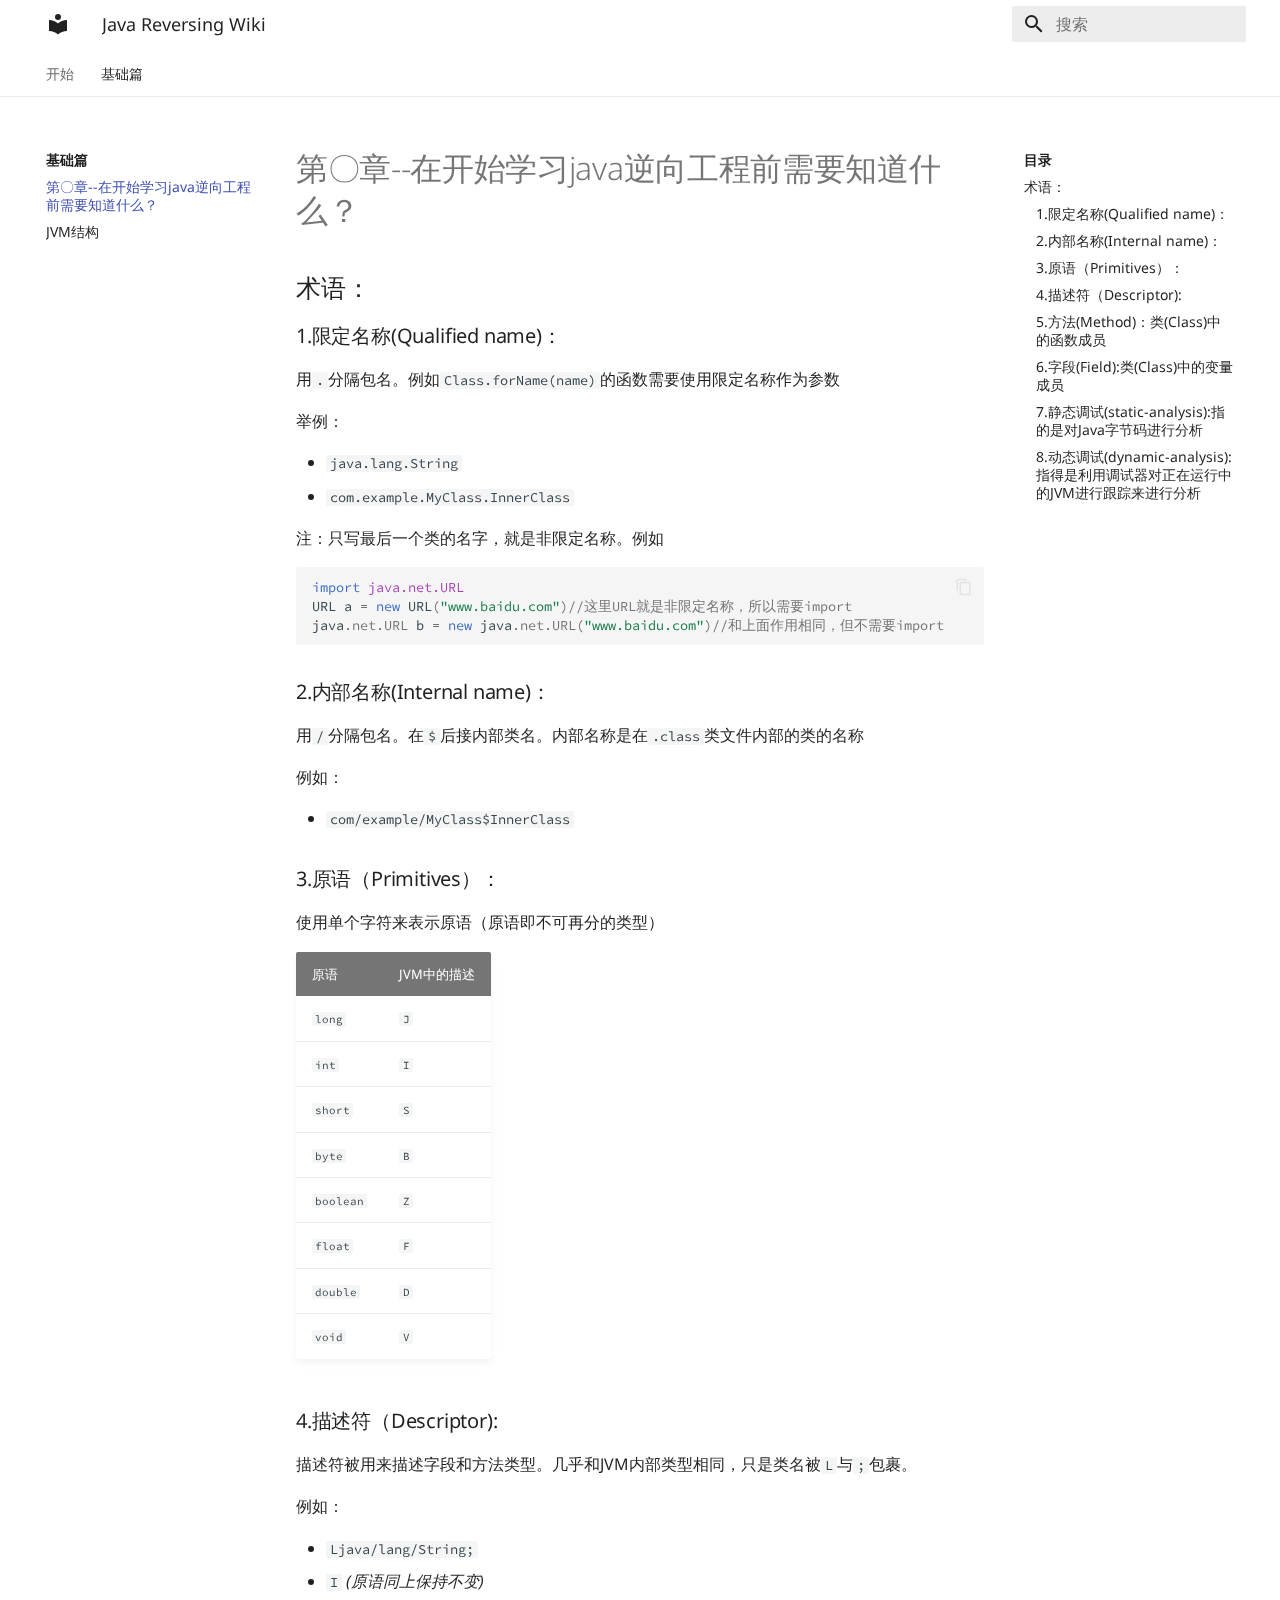
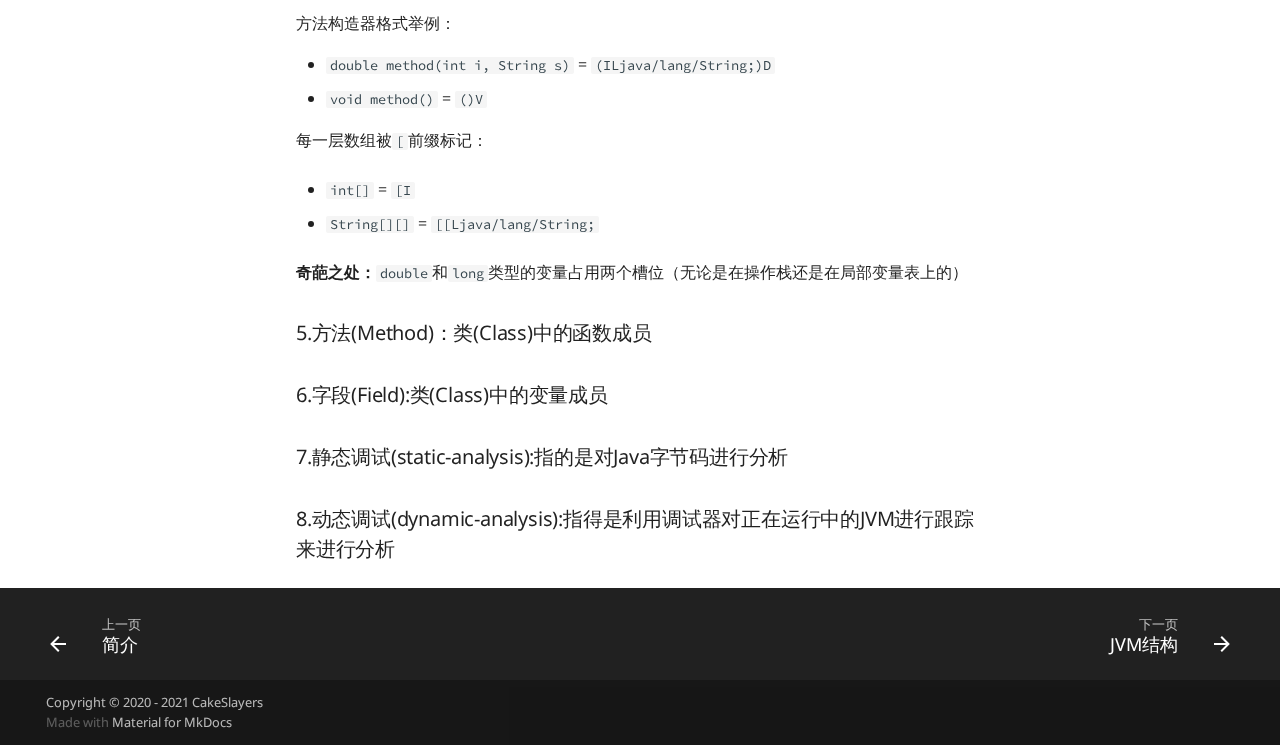
<file: site/basic/00-before-we-start/before-we-start/index.html>
<!doctype html><html lang=zh class=no-js> <head><meta charset=utf-8><meta name=viewport content="width=device-width,initial-scale=1"><meta name=description content="Hope you learn something :)"><meta name=author content="Team CakeSlayers"><link rel=icon href=../../../assets/images/favicon.png><meta name=generator content="mkdocs-1.1.2, mkdocs-material-7.1.5"><title>第〇章--在开始学习java逆向工程前需要知道什么？ - Java Reversing Wiki</title><link rel=stylesheet href=../../../assets/stylesheets/main.bde7dde4.min.css><link rel=stylesheet href=../../../assets/stylesheets/palette.ef6f36e2.min.css><meta name=theme-color content=#ffffff><link rel=preconnect href=https://fonts.gstatic.com crossorigin><link rel=stylesheet href="https://fonts.googleapis.com/css?family=Noto+Sans:300,400,400i,700%7CSource+Code+Pro&display=fallback"><style>:root{--md-text-font-family:"Noto Sans";--md-code-font-family:"Source Code Pro"}</style><link rel=stylesheet href=../../../static/css/extra.css></head> <body dir=ltr data-md-color-scheme=preference data-md-color-primary=white data-md-color-accent=red> <script>function __prefix(e){return new URL("../../..",location).pathname+"."+e}function __get(e,t=localStorage){return JSON.parse(t.getItem(__prefix(e)))}</script> <input class=md-toggle data-md-toggle=drawer type=checkbox id=__drawer autocomplete=off> <input class=md-toggle data-md-toggle=search type=checkbox id=__search autocomplete=off> <label class=md-overlay for=__drawer></label> <div data-md-component=skip> <a href=#-java class=md-skip> 跳转至 </a> </div> <div data-md-component=announce> </div> <header class=md-header data-md-component=header> <nav class="md-header__inner md-grid" aria-label=Header> <a href=../../.. title="Java Reversing Wiki" class="md-header__button md-logo" aria-label="Java Reversing Wiki" data-md-component=logo> <svg xmlns=http://www.w3.org/2000/svg viewbox="0 0 24 24"><path d="M12 8a3 3 0 0 0 3-3 3 3 0 0 0-3-3 3 3 0 0 0-3 3 3 3 0 0 0 3 3m0 3.54C9.64 9.35 6.5 8 3 8v11c3.5 0 6.64 1.35 9 3.54 2.36-2.19 5.5-3.54 9-3.54V8c-3.5 0-6.64 1.35-9 3.54z"/></svg> </a> <label class="md-header__button md-icon" for=__drawer> <svg xmlns=http://www.w3.org/2000/svg viewbox="0 0 24 24"><path d="M3 6h18v2H3V6m0 5h18v2H3v-2m0 5h18v2H3v-2z"/></svg> </label> <div class=md-header__title data-md-component=header-title> <div class=md-header__ellipsis> <div class=md-header__topic> <span class=md-ellipsis> Java Reversing Wiki </span> </div> <div class=md-header__topic data-md-component=header-topic> <span class=md-ellipsis> 第〇章--在开始学习java逆向工程前需要知道什么？ </span> </div> </div> </div> <label class="md-header__button md-icon" for=__search> <svg xmlns=http://www.w3.org/2000/svg viewbox="0 0 24 24"><path d="M9.5 3A6.5 6.5 0 0 1 16 9.5c0 1.61-.59 3.09-1.56 4.23l.27.27h.79l5 5-1.5 1.5-5-5v-.79l-.27-.27A6.516 6.516 0 0 1 9.5 16 6.5 6.5 0 0 1 3 9.5 6.5 6.5 0 0 1 9.5 3m0 2C7 5 5 7 5 9.5S7 14 9.5 14 14 12 14 9.5 12 5 9.5 5z"/></svg> </label> <div class=md-search data-md-component=search role=dialog> <label class=md-search__overlay for=__search></label> <div class=md-search__inner role=search> <form class=md-search__form name=search> <input type=text class=md-search__input name=query aria-label=搜索 placeholder=搜索 autocapitalize=off autocorrect=off autocomplete=off spellcheck=false data-md-component=search-query data-md-state=active required> <label class="md-search__icon md-icon" for=__search> <svg xmlns=http://www.w3.org/2000/svg viewbox="0 0 24 24"><path d="M9.5 3A6.5 6.5 0 0 1 16 9.5c0 1.61-.59 3.09-1.56 4.23l.27.27h.79l5 5-1.5 1.5-5-5v-.79l-.27-.27A6.516 6.516 0 0 1 9.5 16 6.5 6.5 0 0 1 3 9.5 6.5 6.5 0 0 1 9.5 3m0 2C7 5 5 7 5 9.5S7 14 9.5 14 14 12 14 9.5 12 5 9.5 5z"/></svg> <svg xmlns=http://www.w3.org/2000/svg viewbox="0 0 24 24"><path d="M20 11v2H8l5.5 5.5-1.42 1.42L4.16 12l7.92-7.92L13.5 5.5 8 11h12z"/></svg> </label> <button type=reset class="md-search__icon md-icon" aria-label=Clear tabindex=-1> <svg xmlns=http://www.w3.org/2000/svg viewbox="0 0 24 24"><path d="M19 6.41 17.59 5 12 10.59 6.41 5 5 6.41 10.59 12 5 17.59 6.41 19 12 13.41 17.59 19 19 17.59 13.41 12 19 6.41z"/></svg> </button> </form> <div class=md-search__output> <div class=md-search__scrollwrap data-md-scrollfix> <div class=md-search-result data-md-component=search-result> <div class=md-search-result__meta> 正在初始化搜索引擎 </div> <ol class=md-search-result__list></ol> </div> </div> </div> </div> </div> </nav> </header> <div class=md-container data-md-component=container> <nav class=md-tabs aria-label=Tabs data-md-component=tabs> <div class="md-tabs__inner md-grid"> <ul class=md-tabs__list> <li class=md-tabs__item> <a href=../../.. class=md-tabs__link> 开始 </a> </li> <li class=md-tabs__item> <a href=./ class="md-tabs__link md-tabs__link--active"> 基础篇 </a> </li> </ul> </div> </nav> <main class=md-main data-md-component=main> <div class="md-main__inner md-grid"> <div class="md-sidebar md-sidebar--primary" data-md-component=sidebar data-md-type=navigation> <div class=md-sidebar__scrollwrap> <div class=md-sidebar__inner> <nav class="md-nav md-nav--primary md-nav--lifted" aria-label=Navigation data-md-level=0> <label class=md-nav__title for=__drawer> <a href=../../.. title="Java Reversing Wiki" class="md-nav__button md-logo" aria-label="Java Reversing Wiki" data-md-component=logo> <svg xmlns=http://www.w3.org/2000/svg viewbox="0 0 24 24"><path d="M12 8a3 3 0 0 0 3-3 3 3 0 0 0-3-3 3 3 0 0 0-3 3 3 3 0 0 0 3 3m0 3.54C9.64 9.35 6.5 8 3 8v11c3.5 0 6.64 1.35 9 3.54 2.36-2.19 5.5-3.54 9-3.54V8c-3.5 0-6.64 1.35-9 3.54z"/></svg> </a> Java Reversing Wiki </label> <ul class=md-nav__list data-md-scrollfix> <li class="md-nav__item md-nav__item--nested"> <input class="md-nav__toggle md-toggle" data-md-toggle=__nav_1 type=checkbox id=__nav_1> <label class=md-nav__link for=__nav_1> 开始 <span class="md-nav__icon md-icon"></span> </label> <nav class=md-nav aria-label=开始 data-md-level=1> <label class=md-nav__title for=__nav_1> <span class="md-nav__icon md-icon"></span> 开始 </label> <ul class=md-nav__list data-md-scrollfix> <li class=md-nav__item> <a href=../../.. class=md-nav__link> 简介 </a> </li> </ul> </nav> </li> <li class="md-nav__item md-nav__item--active md-nav__item--nested"> <input class="md-nav__toggle md-toggle" data-md-toggle=__nav_2 type=checkbox id=__nav_2 checked> <label class=md-nav__link for=__nav_2> 基础篇 <span class="md-nav__icon md-icon"></span> </label> <nav class=md-nav aria-label=基础篇 data-md-level=1> <label class=md-nav__title for=__nav_2> <span class="md-nav__icon md-icon"></span> 基础篇 </label> <ul class=md-nav__list data-md-scrollfix> <li class="md-nav__item md-nav__item--active"> <input class="md-nav__toggle md-toggle" data-md-toggle=toc type=checkbox id=__toc> <label class="md-nav__link md-nav__link--active" for=__toc> 第〇章--在开始学习java逆向工程前需要知道什么？ <span class="md-nav__icon md-icon"></span> </label> <a href=./ class="md-nav__link md-nav__link--active"> 第〇章--在开始学习java逆向工程前需要知道什么？ </a> <nav class="md-nav md-nav--secondary" aria-label=目录> <label class=md-nav__title for=__toc> <span class="md-nav__icon md-icon"></span> 目录 </label> <ul class=md-nav__list data-md-component=toc data-md-scrollfix> <li class=md-nav__item> <a href=#_1 class=md-nav__link> 术语： </a> <nav class=md-nav aria-label=术语：> <ul class=md-nav__list> <li class=md-nav__item> <a href=#1qualified-name class=md-nav__link> 1.限定名称(Qualified name)： </a> </li> <li class=md-nav__item> <a href=#2internal-name class=md-nav__link> 2.内部名称(Internal name)： </a> </li> <li class=md-nav__item> <a href=#3primitives class=md-nav__link> 3.原语（Primitives）： </a> </li> <li class=md-nav__item> <a href=#4descriptor class=md-nav__link> 4.描述符（Descriptor): </a> </li> <li class=md-nav__item> <a href=#5methodclass class=md-nav__link> 5.方法(Method)：类(Class)中的函数成员 </a> </li> <li class=md-nav__item> <a href=#6fieldclass class=md-nav__link> 6.字段(Field):类(Class)中的变量成员 </a> </li> <li class=md-nav__item> <a href=#7static-analysisjava class=md-nav__link> 7.静态调试(static-analysis):指的是对Java字节码进行分析 </a> </li> <li class=md-nav__item> <a href=#8dynamic-analysisjvm class=md-nav__link> 8.动态调试(dynamic-analysis):指得是利用调试器对正在运行中的JVM进行跟踪来进行分析 </a> </li> </ul> </nav> </li> </ul> </nav> </li> <li class=md-nav__item> <a href=../../01-JVM-Structure/01-JVM-Structure/ class=md-nav__link> JVM结构 </a> </li> </ul> </nav> </li> </ul> </nav> </div> </div> </div> <div class="md-sidebar md-sidebar--secondary" data-md-component=sidebar data-md-type=toc> <div class=md-sidebar__scrollwrap> <div class=md-sidebar__inner> <nav class="md-nav md-nav--secondary" aria-label=目录> <label class=md-nav__title for=__toc> <span class="md-nav__icon md-icon"></span> 目录 </label> <ul class=md-nav__list data-md-component=toc data-md-scrollfix> <li class=md-nav__item> <a href=#_1 class=md-nav__link> 术语： </a> <nav class=md-nav aria-label=术语：> <ul class=md-nav__list> <li class=md-nav__item> <a href=#1qualified-name class=md-nav__link> 1.限定名称(Qualified name)： </a> </li> <li class=md-nav__item> <a href=#2internal-name class=md-nav__link> 2.内部名称(Internal name)： </a> </li> <li class=md-nav__item> <a href=#3primitives class=md-nav__link> 3.原语（Primitives）： </a> </li> <li class=md-nav__item> <a href=#4descriptor class=md-nav__link> 4.描述符（Descriptor): </a> </li> <li class=md-nav__item> <a href=#5methodclass class=md-nav__link> 5.方法(Method)：类(Class)中的函数成员 </a> </li> <li class=md-nav__item> <a href=#6fieldclass class=md-nav__link> 6.字段(Field):类(Class)中的变量成员 </a> </li> <li class=md-nav__item> <a href=#7static-analysisjava class=md-nav__link> 7.静态调试(static-analysis):指的是对Java字节码进行分析 </a> </li> <li class=md-nav__item> <a href=#8dynamic-analysisjvm class=md-nav__link> 8.动态调试(dynamic-analysis):指得是利用调试器对正在运行中的JVM进行跟踪来进行分析 </a> </li> </ul> </nav> </li> </ul> </nav> </div> </div> </div> <div class=md-content data-md-component=content> <article class="md-content__inner md-typeset"> <h1 id=-java>第〇章--在开始学习java逆向工程前需要知道什么？<a class=headerlink href=#-java title="Permanent link">&para;</a></h1> <h2 id=_1>术语：<a class=headerlink href=#_1 title="Permanent link">&para;</a></h2> <h3 id=1qualified-name>1.限定名称(Qualified name)：<a class=headerlink href=#1qualified-name title="Permanent link">&para;</a></h3> <p>用<code>.</code>分隔包名。例如<code>Class.forName(name)</code>的函数需要使用限定名称作为参数</p> <p>举例：</p> <ul> <li><code>java.lang.String</code></li> <li><code>com.example.MyClass.InnerClass</code></li> </ul> <p>注：只写最后一个类的名字，就是非限定名称。例如</p> <div class=highlight><pre><span></span><code><span class=kn>import</span> <span class=nn>java.net.URL</span>
<span class=n>URL</span> <span class=n>a</span> <span class=o>=</span> <span class=k>new</span> <span class=n>URL</span><span class=p>(</span><span class=s>&quot;www.baidu.com&quot;</span><span class=p>)</span><span class=c1>//这里URL就是非限定名称，所以需要import</span>
<span class=n>java</span><span class=p>.</span><span class=na>net</span><span class=p>.</span><span class=na>URL</span> <span class=n>b</span> <span class=o>=</span> <span class=k>new</span> <span class=n>java</span><span class=p>.</span><span class=na>net</span><span class=p>.</span><span class=na>URL</span><span class=p>(</span><span class=s>&quot;www.baidu.com&quot;</span><span class=p>)</span><span class=c1>//和上面作用相同，但不需要import</span>
</code></pre></div> <h3 id=2internal-name>2.内部名称(Internal name)：<a class=headerlink href=#2internal-name title="Permanent link">&para;</a></h3> <p>用<code>/</code>分隔包名。在<code>$</code>后接内部类名。内部名称是在<code>.class</code>类文件内部的类的名称</p> <p>例如：</p> <ul> <li><code>com/example/MyClass$InnerClass</code></li> </ul> <h3 id=3primitives>3.原语（Primitives）：<a class=headerlink href=#3primitives title="Permanent link">&para;</a></h3> <p>使用单个字符来表示原语（原语即不可再分的类型）</p> <table> <thead> <tr> <th>原语</th> <th>JVM中的描述</th> </tr> </thead> <tbody> <tr> <td><code>long</code></td> <td><code>J</code></td> </tr> <tr> <td><code>int</code></td> <td><code>I</code></td> </tr> <tr> <td><code>short</code></td> <td><code>S</code></td> </tr> <tr> <td><code>byte</code></td> <td><code>B</code></td> </tr> <tr> <td><code>boolean</code></td> <td><code>Z</code></td> </tr> <tr> <td><code>float</code></td> <td><code>F</code></td> </tr> <tr> <td><code>double</code></td> <td><code>D</code></td> </tr> <tr> <td><code>void</code></td> <td><code>V</code></td> </tr> </tbody> </table> <h3 id=4descriptor>4.描述符（Descriptor):<a class=headerlink href=#4descriptor title="Permanent link">&para;</a></h3> <p>描述符被用来描述字段和方法类型。几乎和JVM内部类型相同，只是类名被<code>L</code>与<code>;</code>包裹。</p> <p>例如：</p> <ul> <li><code>Ljava/lang/String;</code></li> <li><code>I</code> <em>(原语同上保持不变)</em></li> </ul> <p>方法构造器格式举例：</p> <ul> <li><code>double method(int i, String s)</code> = <code>(ILjava/lang/String;)D</code></li> <li><code>void method()</code> = <code>()V</code></li> </ul> <p>每一层数组被<code>[</code>前缀标记：</p> <ul> <li> <p><code>int[]</code> = <code>[I</code></p> </li> <li> <p><code>String[][]</code> = <code>[[Ljava/lang/String;</code></p> </li> </ul> <p><strong>奇葩之处：</strong><code>double</code>和<code>long</code>类型的变量占用两个槽位（无论是在操作栈还是在局部变量表上的）</p> <h3 id=5methodclass>5.方法(Method)：类(Class)中的函数成员<a class=headerlink href=#5methodclass title="Permanent link">&para;</a></h3> <h3 id=6fieldclass>6.字段(Field):类(Class)中的变量成员<a class=headerlink href=#6fieldclass title="Permanent link">&para;</a></h3> <h3 id=7static-analysisjava>7.静态调试(static-analysis):指的是对Java字节码进行分析<a class=headerlink href=#7static-analysisjava title="Permanent link">&para;</a></h3> <h3 id=8dynamic-analysisjvm>8.动态调试(dynamic-analysis):指得是利用调试器对正在运行中的JVM进行跟踪来进行分析<a class=headerlink href=#8dynamic-analysisjvm title="Permanent link">&para;</a></h3> </article> </div> </div> </main> <footer class=md-footer> <nav class="md-footer__inner md-grid" aria-label=Footer> <a href=../../.. class="md-footer__link md-footer__link--prev" rel=prev> <div class="md-footer__button md-icon"> <svg xmlns=http://www.w3.org/2000/svg viewbox="0 0 24 24"><path d="M20 11v2H8l5.5 5.5-1.42 1.42L4.16 12l7.92-7.92L13.5 5.5 8 11h12z"/></svg> </div> <div class=md-footer__title> <div class=md-ellipsis> <span class=md-footer__direction> 上一页 </span> 简介 </div> </div> </a> <a href=../../01-JVM-Structure/01-JVM-Structure/ class="md-footer__link md-footer__link--next" rel=next> <div class=md-footer__title> <div class=md-ellipsis> <span class=md-footer__direction> 下一页 </span> JVM结构 </div> </div> <div class="md-footer__button md-icon"> <svg xmlns=http://www.w3.org/2000/svg viewbox="0 0 24 24"><path d="M4 11v2h12l-5.5 5.5 1.42 1.42L19.84 12l-7.92-7.92L10.5 5.5 16 11H4z"/></svg> </div> </a> </nav> <div class="md-footer-meta md-typeset"> <div class="md-footer-meta__inner md-grid"> <div class=md-footer-copyright> <div class=md-footer-copyright__highlight> Copyright &copy; 2020 - 2021 CakeSlayers </div> Made with <a href=https://squidfunk.github.io/mkdocs-material/ target=_blank rel=noopener> Material for MkDocs </a> </div> </div> </div> </footer> </div> <div class=md-dialog data-md-component=dialog> <div class="md-dialog__inner md-typeset"></div> </div> <script id=__config type=application/json>{"base": "../../..", "features": ["navigation.tabs", "navigation.tabs.sticky", "search.suggest", "search.highlight", "search.share"], "translations": {"clipboard.copy": "\u590d\u5236", "clipboard.copied": "\u5df2\u590d\u5236", "search.config.lang": "ja", "search.config.pipeline": "trimmer, stemmer", "search.config.separator": "[\\uff0c\\u3002]+", "search.placeholder": "\u641c\u7d22", "search.result.placeholder": "\u952e\u5165\u4ee5\u5f00\u59cb\u641c\u7d22", "search.result.none": "\u6ca1\u6709\u627e\u5230\u7b26\u5408\u6761\u4ef6\u7684\u7ed3\u679c", "search.result.one": "\u627e\u5230 1 \u4e2a\u7b26\u5408\u6761\u4ef6\u7684\u7ed3\u679c", "search.result.other": "# \u4e2a\u7b26\u5408\u6761\u4ef6\u7684\u7ed3\u679c", "search.result.more.one": "1 more on this page", "search.result.more.other": "# more on this page", "search.result.term.missing": "Missing"}, "search": "../../../assets/javascripts/workers/search.d351de03.min.js", "version": null}</script> <script src=../../../assets/javascripts/bundle.a1609d9a.min.js></script> <script src=https://cdnjs.loli.net/ajax/libs/pangu/3.3.0/pangu.min.js></script> <script src="https://cdnjs.loli.net/ajax/libs/mathjax/2.7.2/MathJax.js?config=TeX-MML-AM_CHTML"></script> <script src=../../../static/js/extra.js></script> </body> </html>
</file>
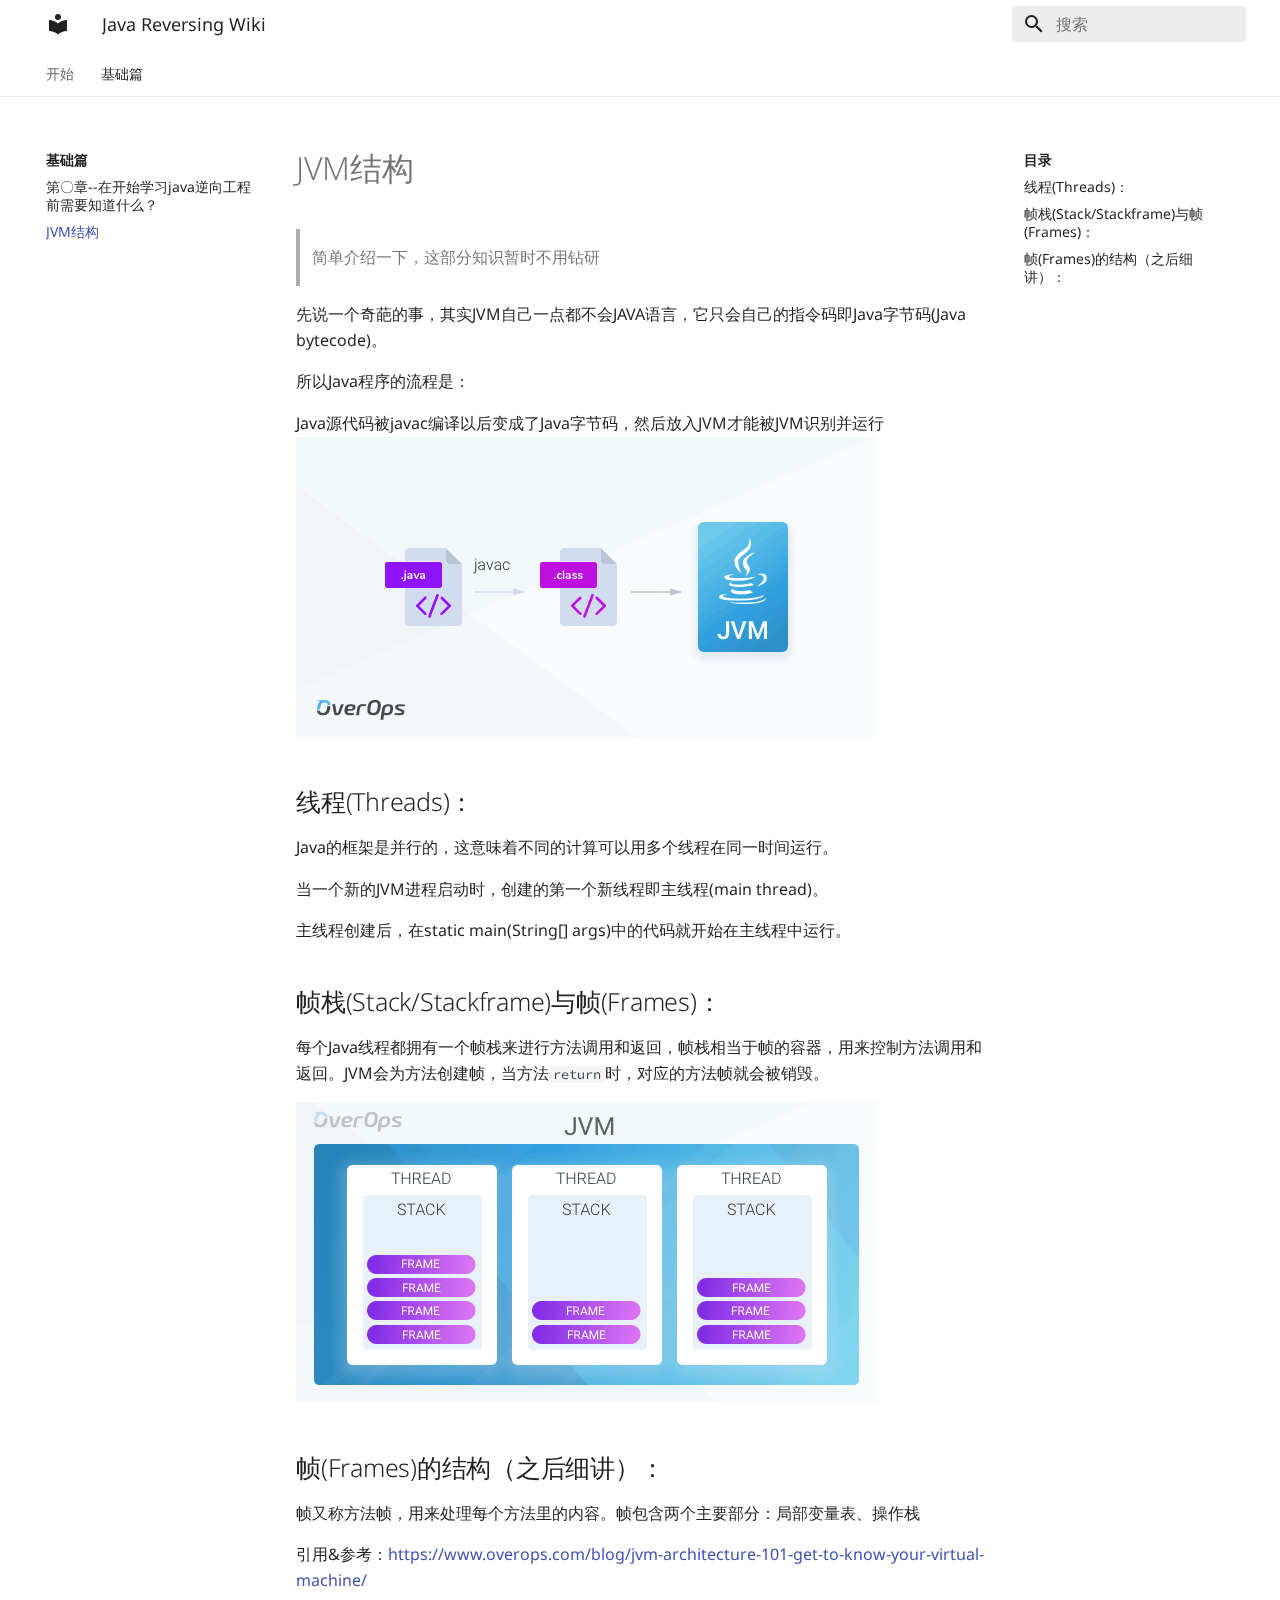
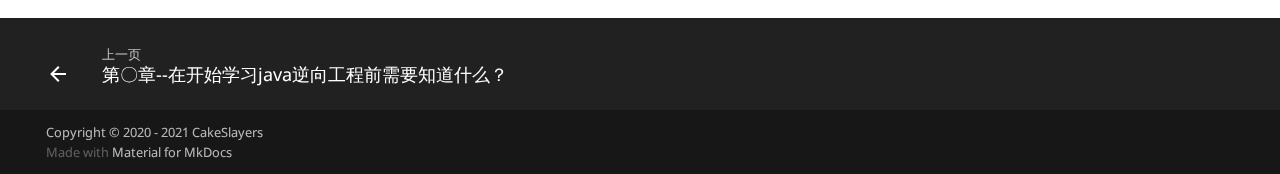
<file: site/basic/01-JVM-Structure/01-JVM-Structure/index.html>
<!doctype html><html lang=zh class=no-js> <head><meta charset=utf-8><meta name=viewport content="width=device-width,initial-scale=1"><meta name=description content="Hope you learn something :)"><meta name=author content="Team CakeSlayers"><link rel=icon href=../../../assets/images/favicon.png><meta name=generator content="mkdocs-1.1.2, mkdocs-material-7.1.5"><title>JVM结构 - Java Reversing Wiki</title><link rel=stylesheet href=../../../assets/stylesheets/main.bde7dde4.min.css><link rel=stylesheet href=../../../assets/stylesheets/palette.ef6f36e2.min.css><meta name=theme-color content=#ffffff><link rel=preconnect href=https://fonts.gstatic.com crossorigin><link rel=stylesheet href="https://fonts.googleapis.com/css?family=Noto+Sans:300,400,400i,700%7CSource+Code+Pro&display=fallback"><style>:root{--md-text-font-family:"Noto Sans";--md-code-font-family:"Source Code Pro"}</style><link rel=stylesheet href=../../../static/css/extra.css></head> <body dir=ltr data-md-color-scheme=preference data-md-color-primary=white data-md-color-accent=red> <script>function __prefix(e){return new URL("../../..",location).pathname+"."+e}function __get(e,t=localStorage){return JSON.parse(t.getItem(__prefix(e)))}</script> <input class=md-toggle data-md-toggle=drawer type=checkbox id=__drawer autocomplete=off> <input class=md-toggle data-md-toggle=search type=checkbox id=__search autocomplete=off> <label class=md-overlay for=__drawer></label> <div data-md-component=skip> <a href=#jvm class=md-skip> 跳转至 </a> </div> <div data-md-component=announce> </div> <header class=md-header data-md-component=header> <nav class="md-header__inner md-grid" aria-label=Header> <a href=../../.. title="Java Reversing Wiki" class="md-header__button md-logo" aria-label="Java Reversing Wiki" data-md-component=logo> <svg xmlns=http://www.w3.org/2000/svg viewbox="0 0 24 24"><path d="M12 8a3 3 0 0 0 3-3 3 3 0 0 0-3-3 3 3 0 0 0-3 3 3 3 0 0 0 3 3m0 3.54C9.64 9.35 6.5 8 3 8v11c3.5 0 6.64 1.35 9 3.54 2.36-2.19 5.5-3.54 9-3.54V8c-3.5 0-6.64 1.35-9 3.54z"/></svg> </a> <label class="md-header__button md-icon" for=__drawer> <svg xmlns=http://www.w3.org/2000/svg viewbox="0 0 24 24"><path d="M3 6h18v2H3V6m0 5h18v2H3v-2m0 5h18v2H3v-2z"/></svg> </label> <div class=md-header__title data-md-component=header-title> <div class=md-header__ellipsis> <div class=md-header__topic> <span class=md-ellipsis> Java Reversing Wiki </span> </div> <div class=md-header__topic data-md-component=header-topic> <span class=md-ellipsis> JVM结构 </span> </div> </div> </div> <label class="md-header__button md-icon" for=__search> <svg xmlns=http://www.w3.org/2000/svg viewbox="0 0 24 24"><path d="M9.5 3A6.5 6.5 0 0 1 16 9.5c0 1.61-.59 3.09-1.56 4.23l.27.27h.79l5 5-1.5 1.5-5-5v-.79l-.27-.27A6.516 6.516 0 0 1 9.5 16 6.5 6.5 0 0 1 3 9.5 6.5 6.5 0 0 1 9.5 3m0 2C7 5 5 7 5 9.5S7 14 9.5 14 14 12 14 9.5 12 5 9.5 5z"/></svg> </label> <div class=md-search data-md-component=search role=dialog> <label class=md-search__overlay for=__search></label> <div class=md-search__inner role=search> <form class=md-search__form name=search> <input type=text class=md-search__input name=query aria-label=搜索 placeholder=搜索 autocapitalize=off autocorrect=off autocomplete=off spellcheck=false data-md-component=search-query data-md-state=active required> <label class="md-search__icon md-icon" for=__search> <svg xmlns=http://www.w3.org/2000/svg viewbox="0 0 24 24"><path d="M9.5 3A6.5 6.5 0 0 1 16 9.5c0 1.61-.59 3.09-1.56 4.23l.27.27h.79l5 5-1.5 1.5-5-5v-.79l-.27-.27A6.516 6.516 0 0 1 9.5 16 6.5 6.5 0 0 1 3 9.5 6.5 6.5 0 0 1 9.5 3m0 2C7 5 5 7 5 9.5S7 14 9.5 14 14 12 14 9.5 12 5 9.5 5z"/></svg> <svg xmlns=http://www.w3.org/2000/svg viewbox="0 0 24 24"><path d="M20 11v2H8l5.5 5.5-1.42 1.42L4.16 12l7.92-7.92L13.5 5.5 8 11h12z"/></svg> </label> <button type=reset class="md-search__icon md-icon" aria-label=Clear tabindex=-1> <svg xmlns=http://www.w3.org/2000/svg viewbox="0 0 24 24"><path d="M19 6.41 17.59 5 12 10.59 6.41 5 5 6.41 10.59 12 5 17.59 6.41 19 12 13.41 17.59 19 19 17.59 13.41 12 19 6.41z"/></svg> </button> </form> <div class=md-search__output> <div class=md-search__scrollwrap data-md-scrollfix> <div class=md-search-result data-md-component=search-result> <div class=md-search-result__meta> 正在初始化搜索引擎 </div> <ol class=md-search-result__list></ol> </div> </div> </div> </div> </div> </nav> </header> <div class=md-container data-md-component=container> <nav class=md-tabs aria-label=Tabs data-md-component=tabs> <div class="md-tabs__inner md-grid"> <ul class=md-tabs__list> <li class=md-tabs__item> <a href=../../.. class=md-tabs__link> 开始 </a> </li> <li class=md-tabs__item> <a href=../../00-before-we-start/before-we-start/ class="md-tabs__link md-tabs__link--active"> 基础篇 </a> </li> </ul> </div> </nav> <main class=md-main data-md-component=main> <div class="md-main__inner md-grid"> <div class="md-sidebar md-sidebar--primary" data-md-component=sidebar data-md-type=navigation> <div class=md-sidebar__scrollwrap> <div class=md-sidebar__inner> <nav class="md-nav md-nav--primary md-nav--lifted" aria-label=Navigation data-md-level=0> <label class=md-nav__title for=__drawer> <a href=../../.. title="Java Reversing Wiki" class="md-nav__button md-logo" aria-label="Java Reversing Wiki" data-md-component=logo> <svg xmlns=http://www.w3.org/2000/svg viewbox="0 0 24 24"><path d="M12 8a3 3 0 0 0 3-3 3 3 0 0 0-3-3 3 3 0 0 0-3 3 3 3 0 0 0 3 3m0 3.54C9.64 9.35 6.5 8 3 8v11c3.5 0 6.64 1.35 9 3.54 2.36-2.19 5.5-3.54 9-3.54V8c-3.5 0-6.64 1.35-9 3.54z"/></svg> </a> Java Reversing Wiki </label> <ul class=md-nav__list data-md-scrollfix> <li class="md-nav__item md-nav__item--nested"> <input class="md-nav__toggle md-toggle" data-md-toggle=__nav_1 type=checkbox id=__nav_1> <label class=md-nav__link for=__nav_1> 开始 <span class="md-nav__icon md-icon"></span> </label> <nav class=md-nav aria-label=开始 data-md-level=1> <label class=md-nav__title for=__nav_1> <span class="md-nav__icon md-icon"></span> 开始 </label> <ul class=md-nav__list data-md-scrollfix> <li class=md-nav__item> <a href=../../.. class=md-nav__link> 简介 </a> </li> </ul> </nav> </li> <li class="md-nav__item md-nav__item--active md-nav__item--nested"> <input class="md-nav__toggle md-toggle" data-md-toggle=__nav_2 type=checkbox id=__nav_2 checked> <label class=md-nav__link for=__nav_2> 基础篇 <span class="md-nav__icon md-icon"></span> </label> <nav class=md-nav aria-label=基础篇 data-md-level=1> <label class=md-nav__title for=__nav_2> <span class="md-nav__icon md-icon"></span> 基础篇 </label> <ul class=md-nav__list data-md-scrollfix> <li class=md-nav__item> <a href=../../00-before-we-start/before-we-start/ class=md-nav__link> 第〇章--在开始学习java逆向工程前需要知道什么？ </a> </li> <li class="md-nav__item md-nav__item--active"> <input class="md-nav__toggle md-toggle" data-md-toggle=toc type=checkbox id=__toc> <label class="md-nav__link md-nav__link--active" for=__toc> JVM结构 <span class="md-nav__icon md-icon"></span> </label> <a href=./ class="md-nav__link md-nav__link--active"> JVM结构 </a> <nav class="md-nav md-nav--secondary" aria-label=目录> <label class=md-nav__title for=__toc> <span class="md-nav__icon md-icon"></span> 目录 </label> <ul class=md-nav__list data-md-component=toc data-md-scrollfix> <li class=md-nav__item> <a href=#threads class=md-nav__link> 线程(Threads)： </a> </li> <li class=md-nav__item> <a href=#stackstackframeframes class=md-nav__link> 帧栈(Stack/Stackframe)与帧(Frames)： </a> </li> <li class=md-nav__item> <a href=#frames class=md-nav__link> 帧(Frames)的结构（之后细讲）： </a> </li> </ul> </nav> </li> </ul> </nav> </li> </ul> </nav> </div> </div> </div> <div class="md-sidebar md-sidebar--secondary" data-md-component=sidebar data-md-type=toc> <div class=md-sidebar__scrollwrap> <div class=md-sidebar__inner> <nav class="md-nav md-nav--secondary" aria-label=目录> <label class=md-nav__title for=__toc> <span class="md-nav__icon md-icon"></span> 目录 </label> <ul class=md-nav__list data-md-component=toc data-md-scrollfix> <li class=md-nav__item> <a href=#threads class=md-nav__link> 线程(Threads)： </a> </li> <li class=md-nav__item> <a href=#stackstackframeframes class=md-nav__link> 帧栈(Stack/Stackframe)与帧(Frames)： </a> </li> <li class=md-nav__item> <a href=#frames class=md-nav__link> 帧(Frames)的结构（之后细讲）： </a> </li> </ul> </nav> </div> </div> </div> <div class=md-content data-md-component=content> <article class="md-content__inner md-typeset"> <h1 id=jvm>JVM结构<a class=headerlink href=#jvm title="Permanent link">&para;</a></h1> <blockquote> <p>简单介绍一下，这部分知识暂时不用钻研</p> </blockquote> <p>先说一个奇葩的事，其实JVM自己一点都不会JAVA语言，它只会自己的指令码即Java字节码(Java bytecode)。</p> <p>所以Java程序的流程是：</p> <p>Java源代码被javac编译以后变成了Java字节码，然后放入JVM才能被JVM识别并运行<img alt=Java运行流程 src=../%E7%AC%AC%E4%B8%80%E7%AB%A0img/Java%E8%BF%90%E8%A1%8C%E6%B5%81%E7%A8%8B.png></p> <h2 id=threads>线程(Threads)：<a class=headerlink href=#threads title="Permanent link">&para;</a></h2> <p>Java的框架是并行的，这意味着不同的计算可以用多个线程在同一时间运行。</p> <p>当一个新的JVM进程启动时，创建的第一个新线程即主线程(main thread)。</p> <p>主线程创建后，在static main(String[] args)中的代码就开始在主线程中运行。</p> <h2 id=stackstackframeframes>帧栈(Stack/Stackframe)与帧(Frames)：<a class=headerlink href=#stackstackframeframes title="Permanent link">&para;</a></h2> <p>每个Java线程都拥有一个帧栈来进行方法调用和返回，帧栈相当于帧的容器，用来控制方法调用和返回。JVM会为方法创建帧，当方法<code>return</code>时，对应的方法帧就会被销毁。</p> <p><img alt=JVM结构 src=../%E7%AC%AC%E4%B8%80%E7%AB%A0img/JVM%E7%BB%93%E6%9E%84.png></p> <h2 id=frames>帧(Frames)的结构（之后细讲）：<a class=headerlink href=#frames title="Permanent link">&para;</a></h2> <p>帧又称方法帧，用来处理每个方法里的内容。帧包含两个主要部分：局部变量表、操作栈</p> <p>引用&amp;参考：<a href=https://www.overops.com/blog/jvm-architecture-101-get-to-know-your-virtual-machine/ >https://www.overops.com/blog/jvm-architecture-101-get-to-know-your-virtual-machine/</a></p> </article> </div> </div> </main> <footer class=md-footer> <nav class="md-footer__inner md-grid" aria-label=Footer> <a href=../../00-before-we-start/before-we-start/ class="md-footer__link md-footer__link--prev" rel=prev> <div class="md-footer__button md-icon"> <svg xmlns=http://www.w3.org/2000/svg viewbox="0 0 24 24"><path d="M20 11v2H8l5.5 5.5-1.42 1.42L4.16 12l7.92-7.92L13.5 5.5 8 11h12z"/></svg> </div> <div class=md-footer__title> <div class=md-ellipsis> <span class=md-footer__direction> 上一页 </span> 第〇章--在开始学习java逆向工程前需要知道什么？ </div> </div> </a> </nav> <div class="md-footer-meta md-typeset"> <div class="md-footer-meta__inner md-grid"> <div class=md-footer-copyright> <div class=md-footer-copyright__highlight> Copyright &copy; 2020 - 2021 CakeSlayers </div> Made with <a href=https://squidfunk.github.io/mkdocs-material/ target=_blank rel=noopener> Material for MkDocs </a> </div> </div> </div> </footer> </div> <div class=md-dialog data-md-component=dialog> <div class="md-dialog__inner md-typeset"></div> </div> <script id=__config type=application/json>{"base": "../../..", "features": ["navigation.tabs", "navigation.tabs.sticky", "search.suggest", "search.highlight", "search.share"], "translations": {"clipboard.copy": "\u590d\u5236", "clipboard.copied": "\u5df2\u590d\u5236", "search.config.lang": "ja", "search.config.pipeline": "trimmer, stemmer", "search.config.separator": "[\\uff0c\\u3002]+", "search.placeholder": "\u641c\u7d22", "search.result.placeholder": "\u952e\u5165\u4ee5\u5f00\u59cb\u641c\u7d22", "search.result.none": "\u6ca1\u6709\u627e\u5230\u7b26\u5408\u6761\u4ef6\u7684\u7ed3\u679c", "search.result.one": "\u627e\u5230 1 \u4e2a\u7b26\u5408\u6761\u4ef6\u7684\u7ed3\u679c", "search.result.other": "# \u4e2a\u7b26\u5408\u6761\u4ef6\u7684\u7ed3\u679c", "search.result.more.one": "1 more on this page", "search.result.more.other": "# more on this page", "search.result.term.missing": "Missing"}, "search": "../../../assets/javascripts/workers/search.d351de03.min.js", "version": null}</script> <script src=../../../assets/javascripts/bundle.a1609d9a.min.js></script> <script src=https://cdnjs.loli.net/ajax/libs/pangu/3.3.0/pangu.min.js></script> <script src="https://cdnjs.loli.net/ajax/libs/mathjax/2.7.2/MathJax.js?config=TeX-MML-AM_CHTML"></script> <script src=../../../static/js/extra.js></script> </body> </html>
</file>
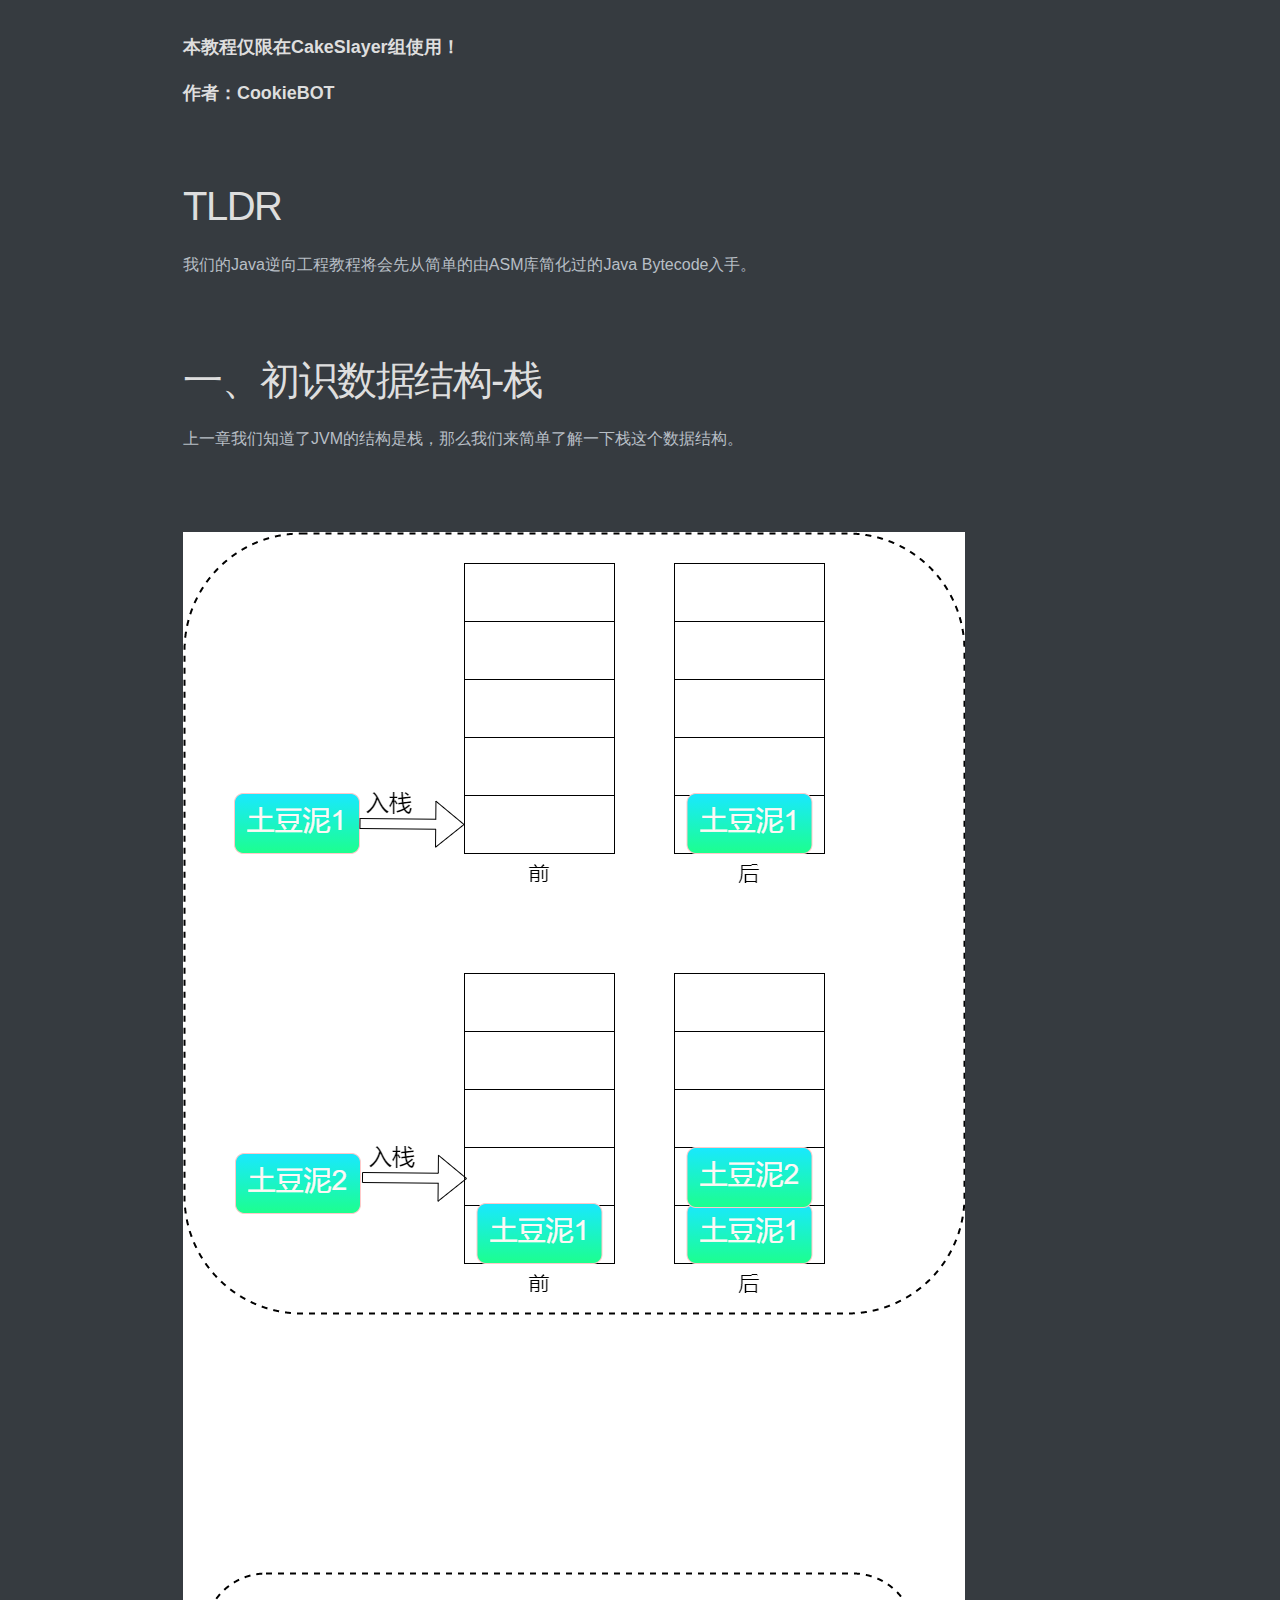
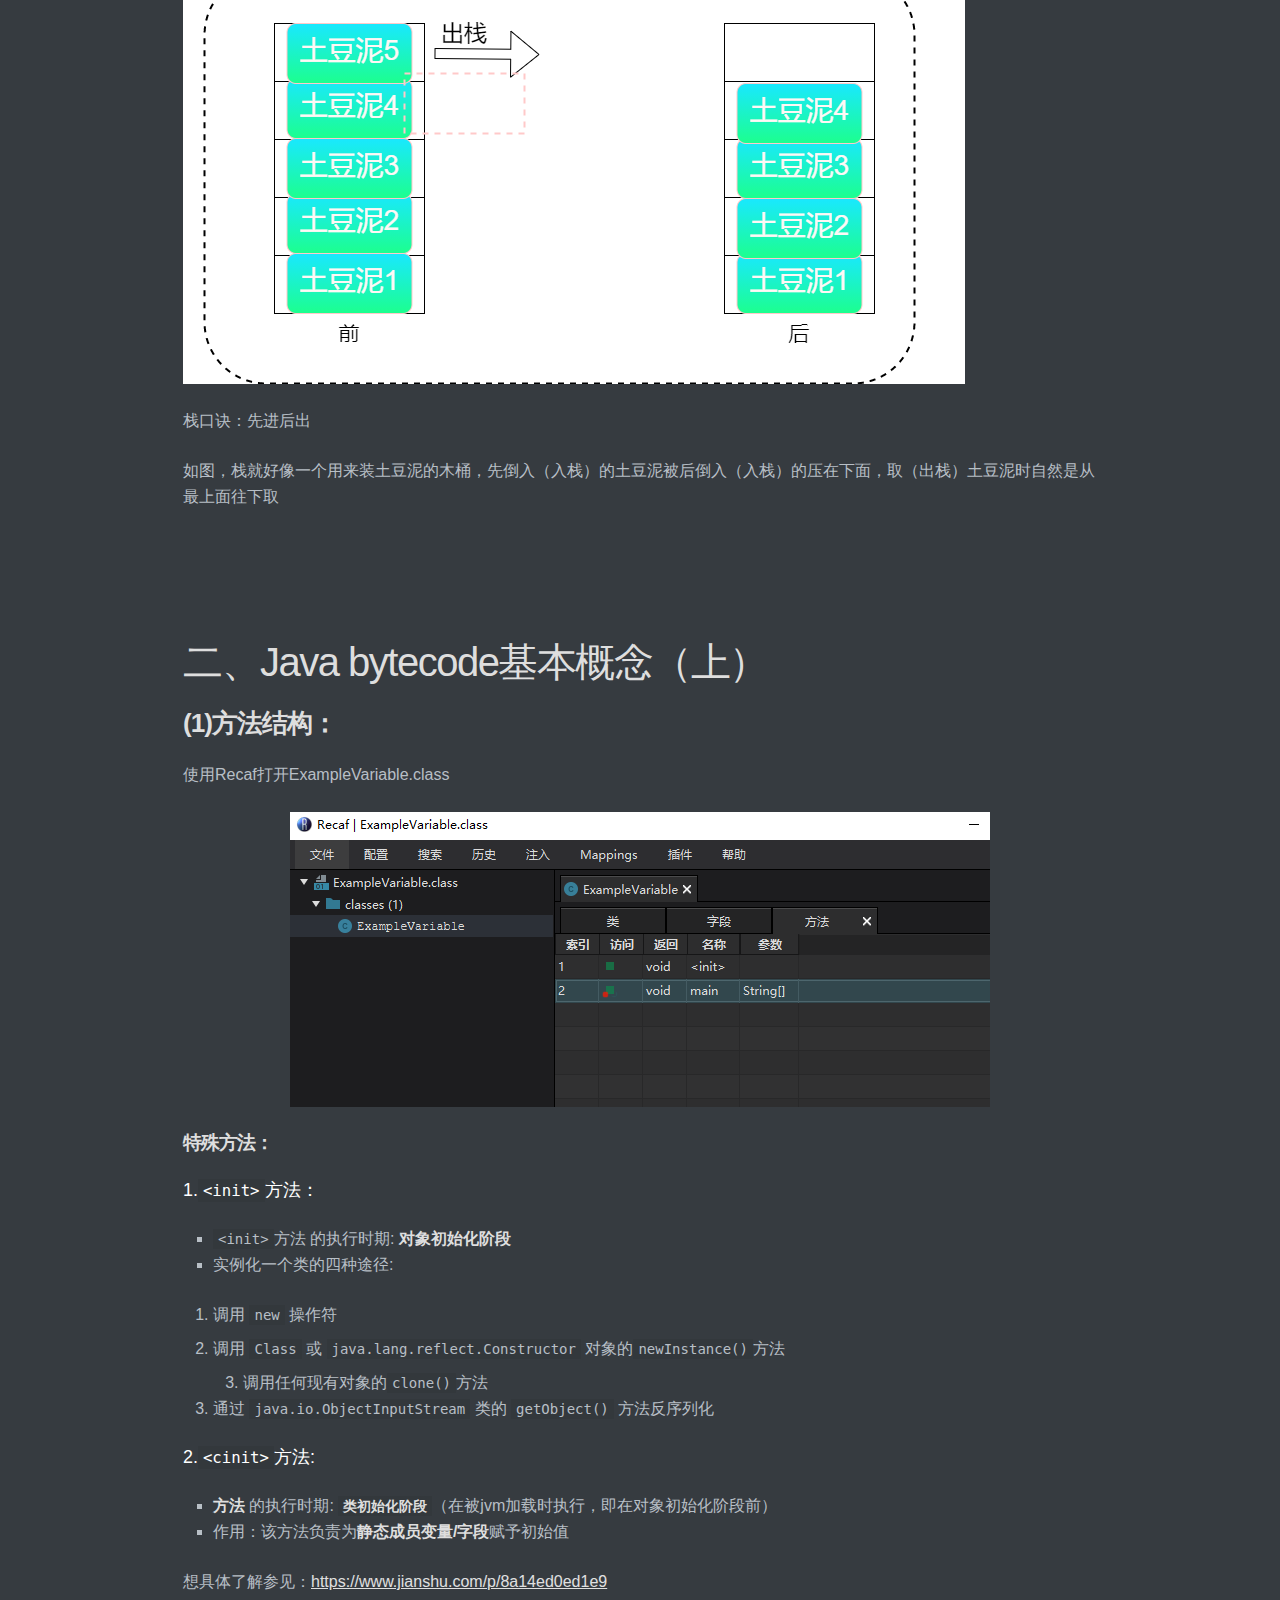
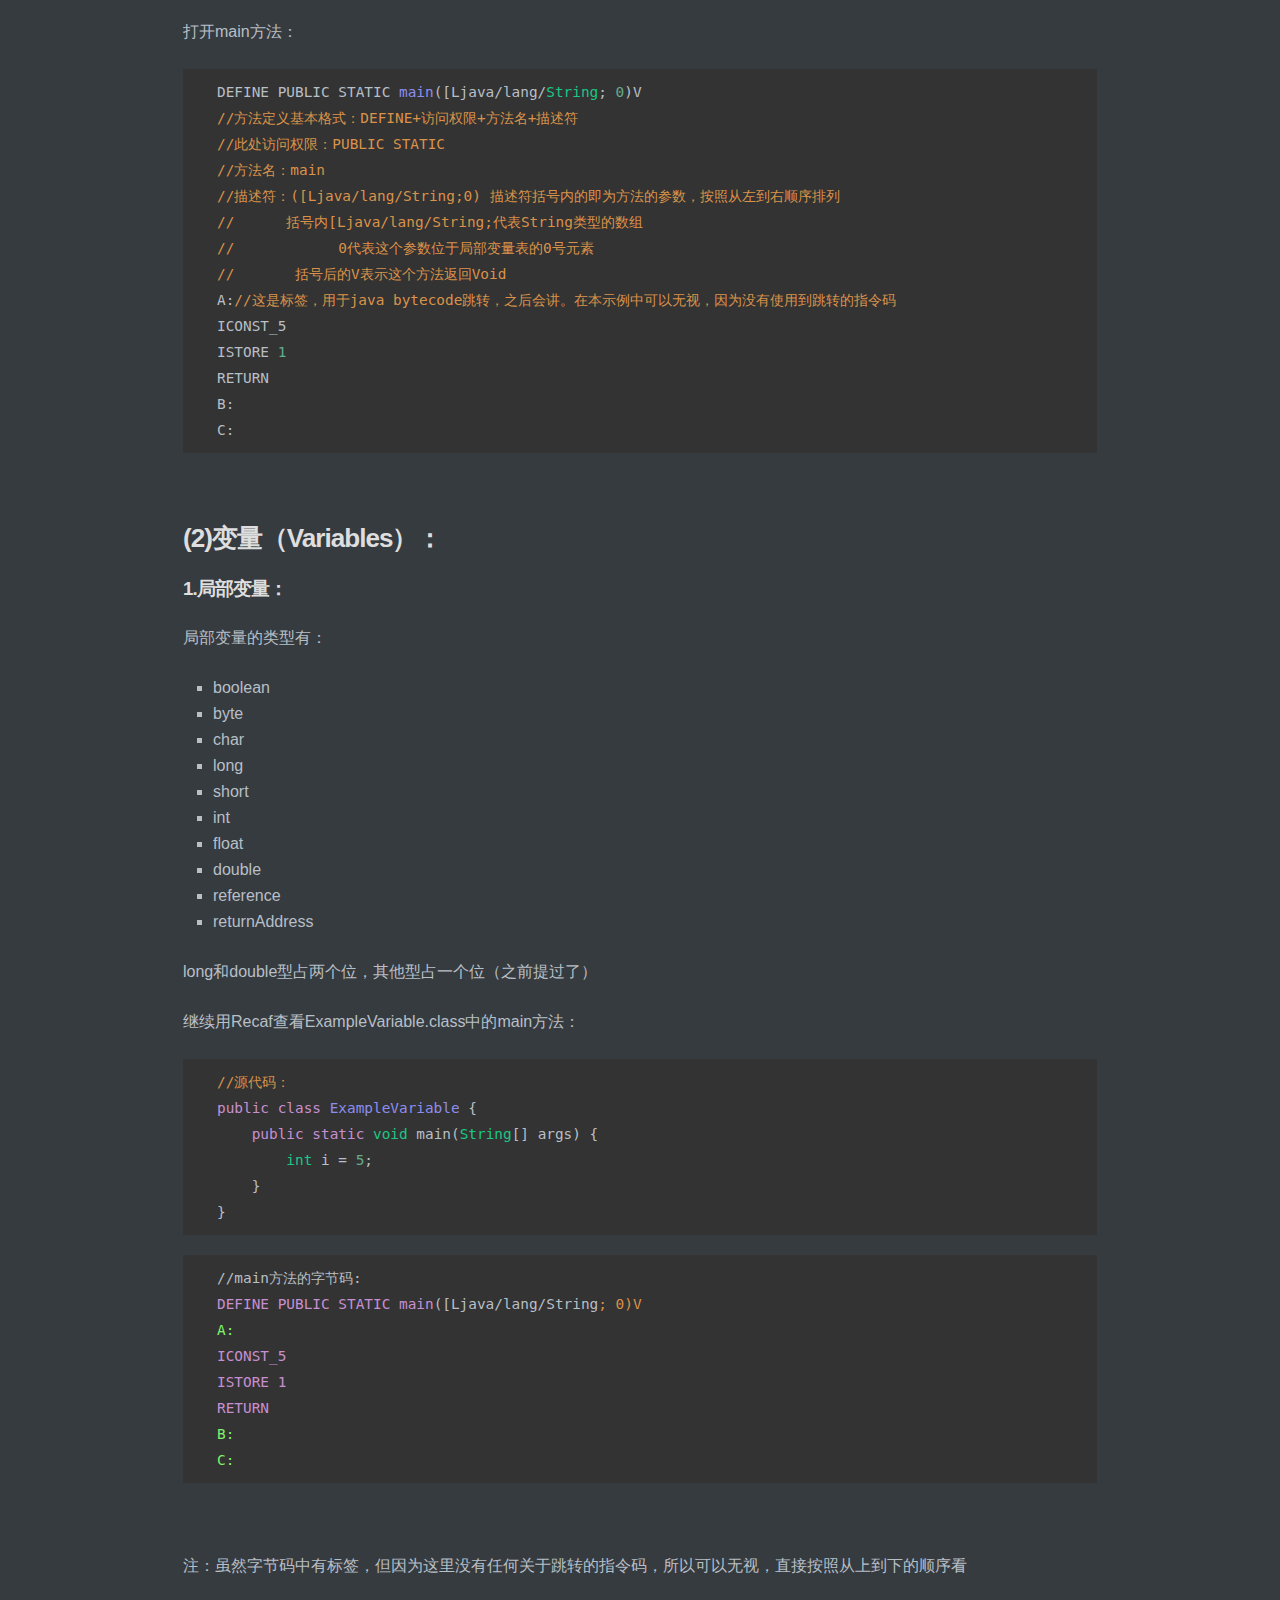
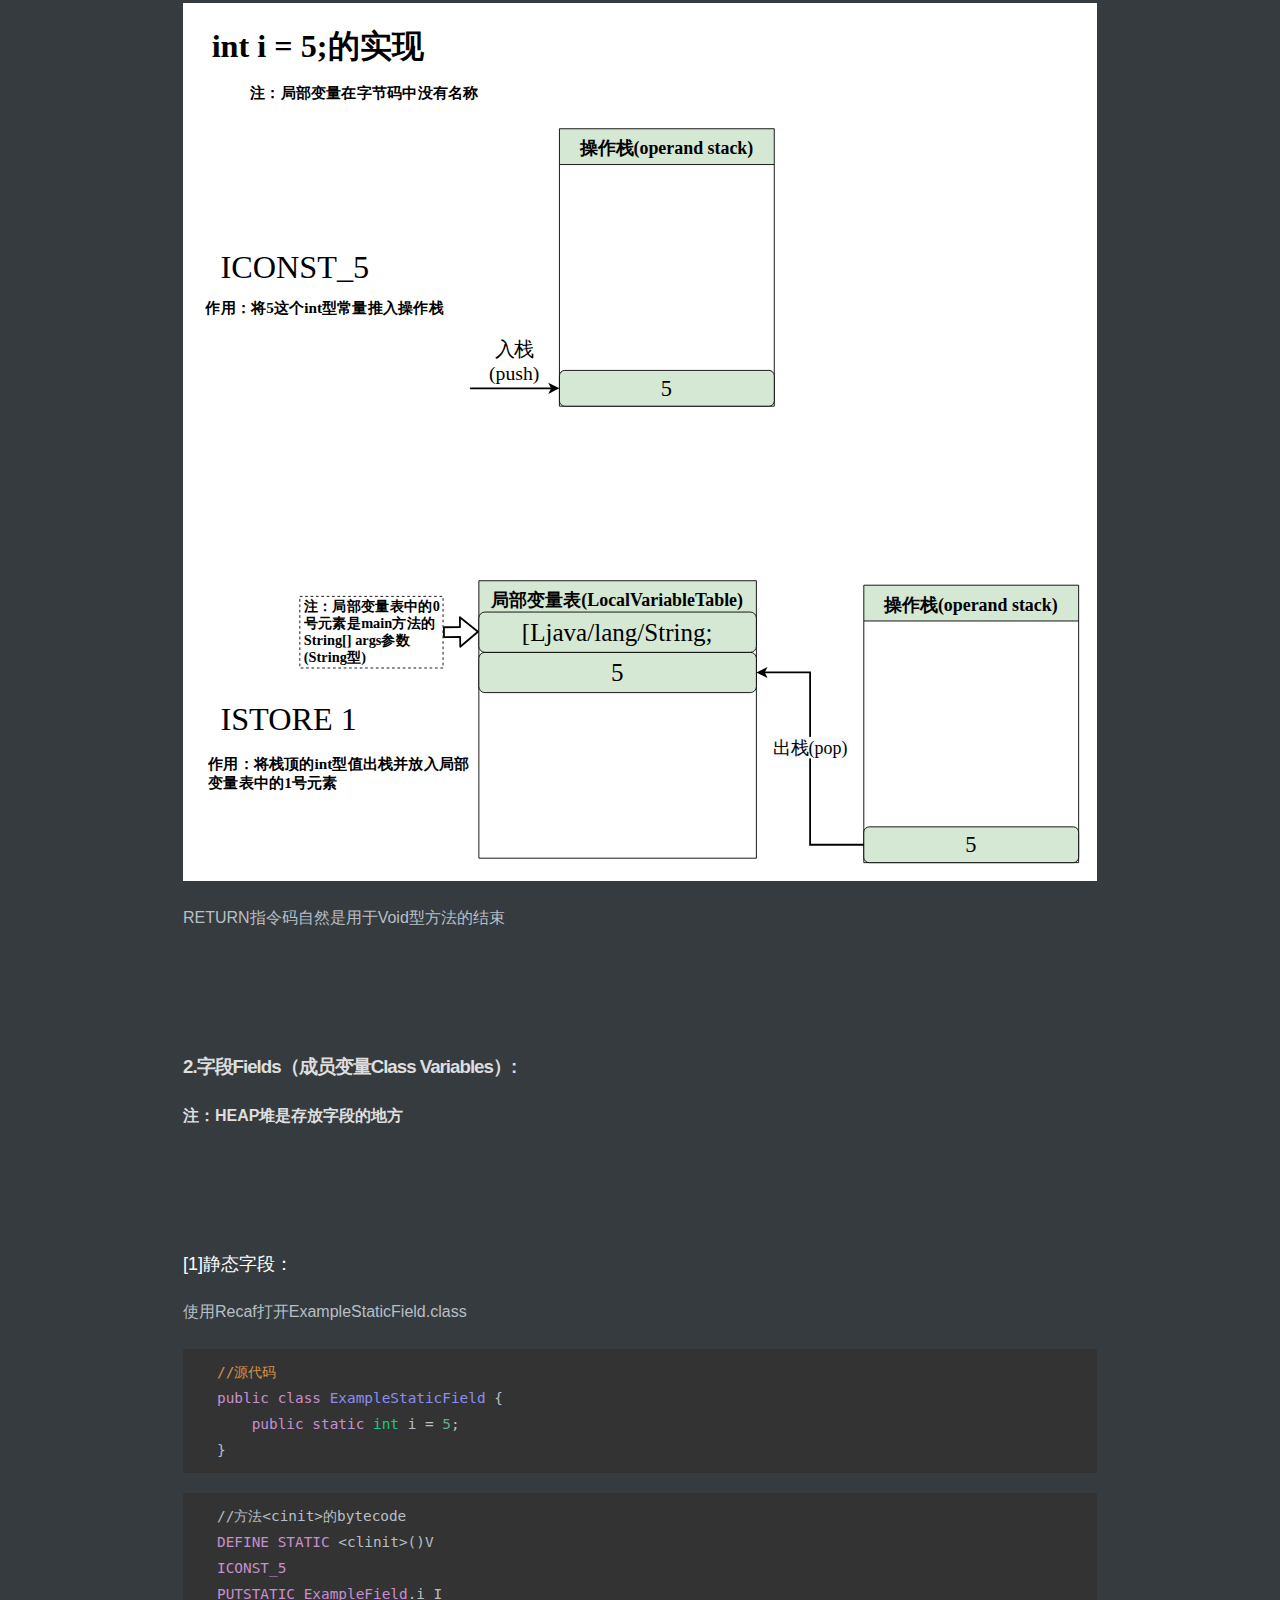
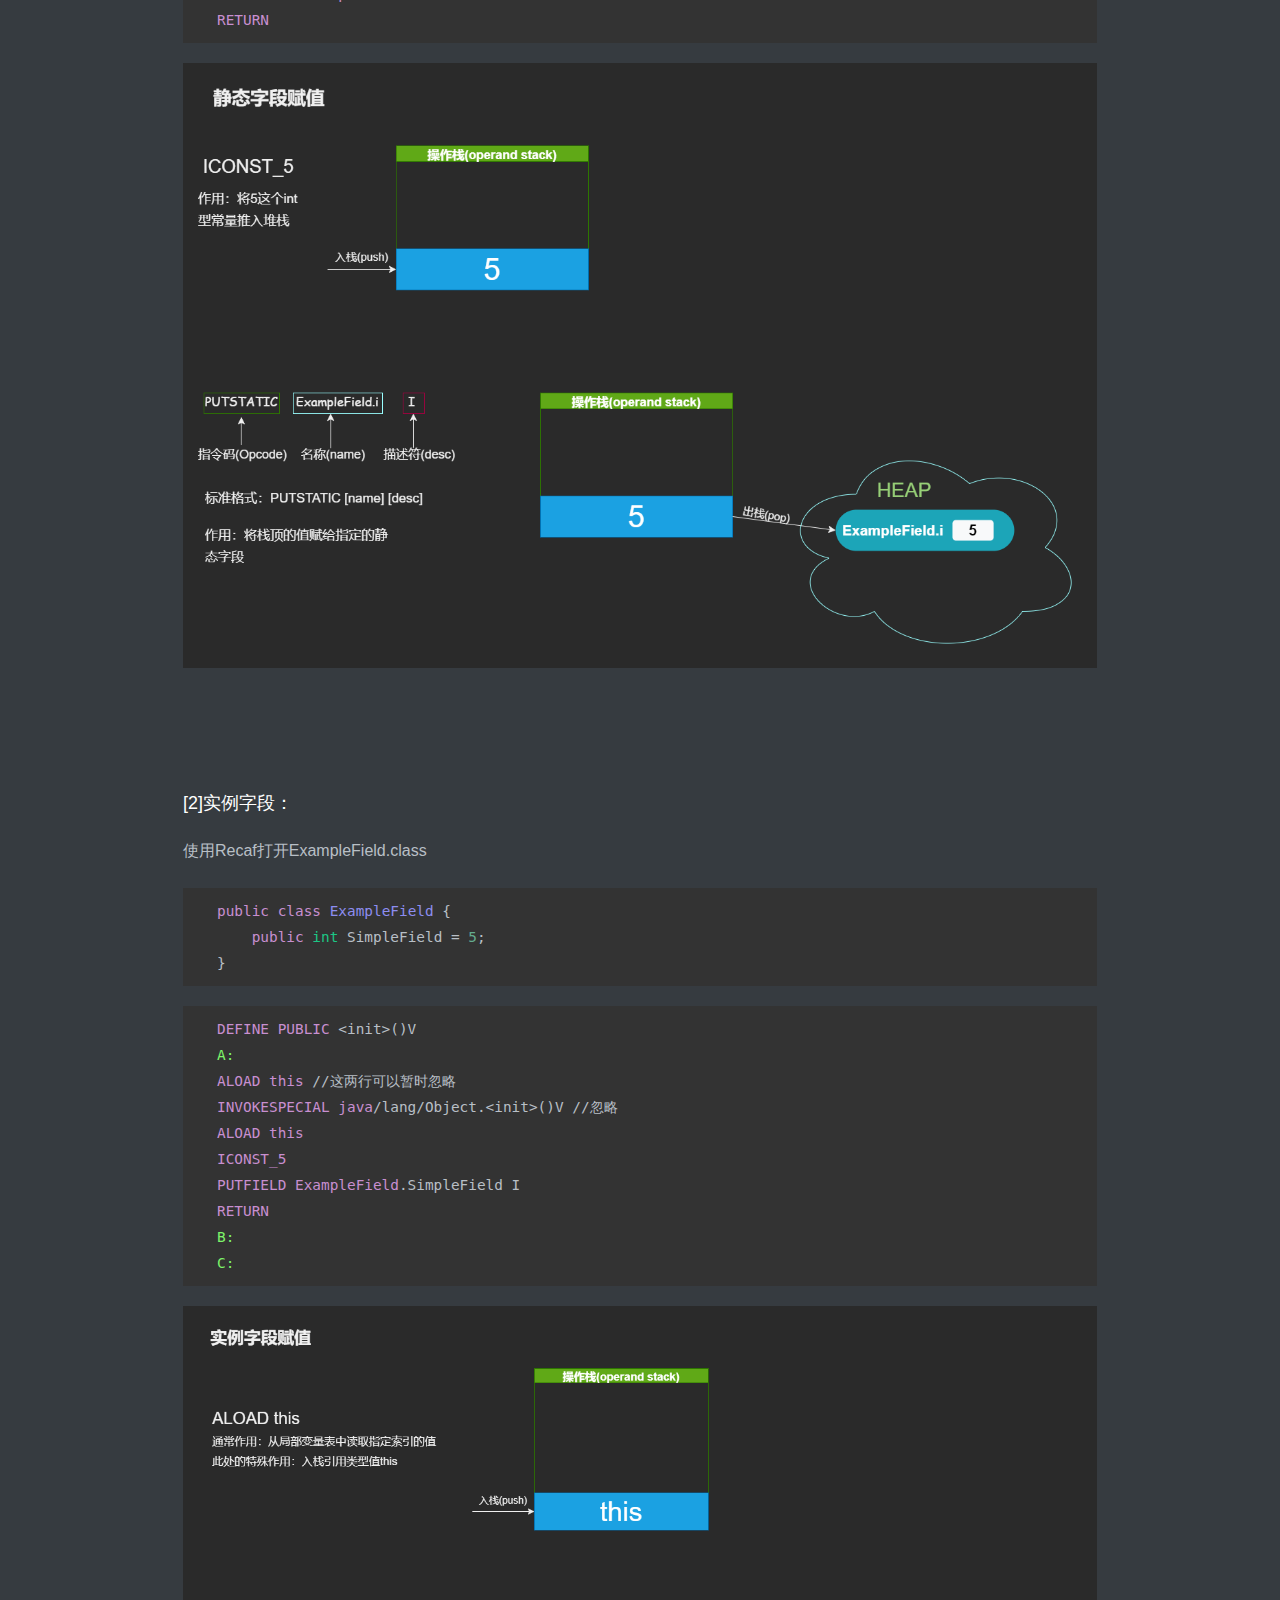
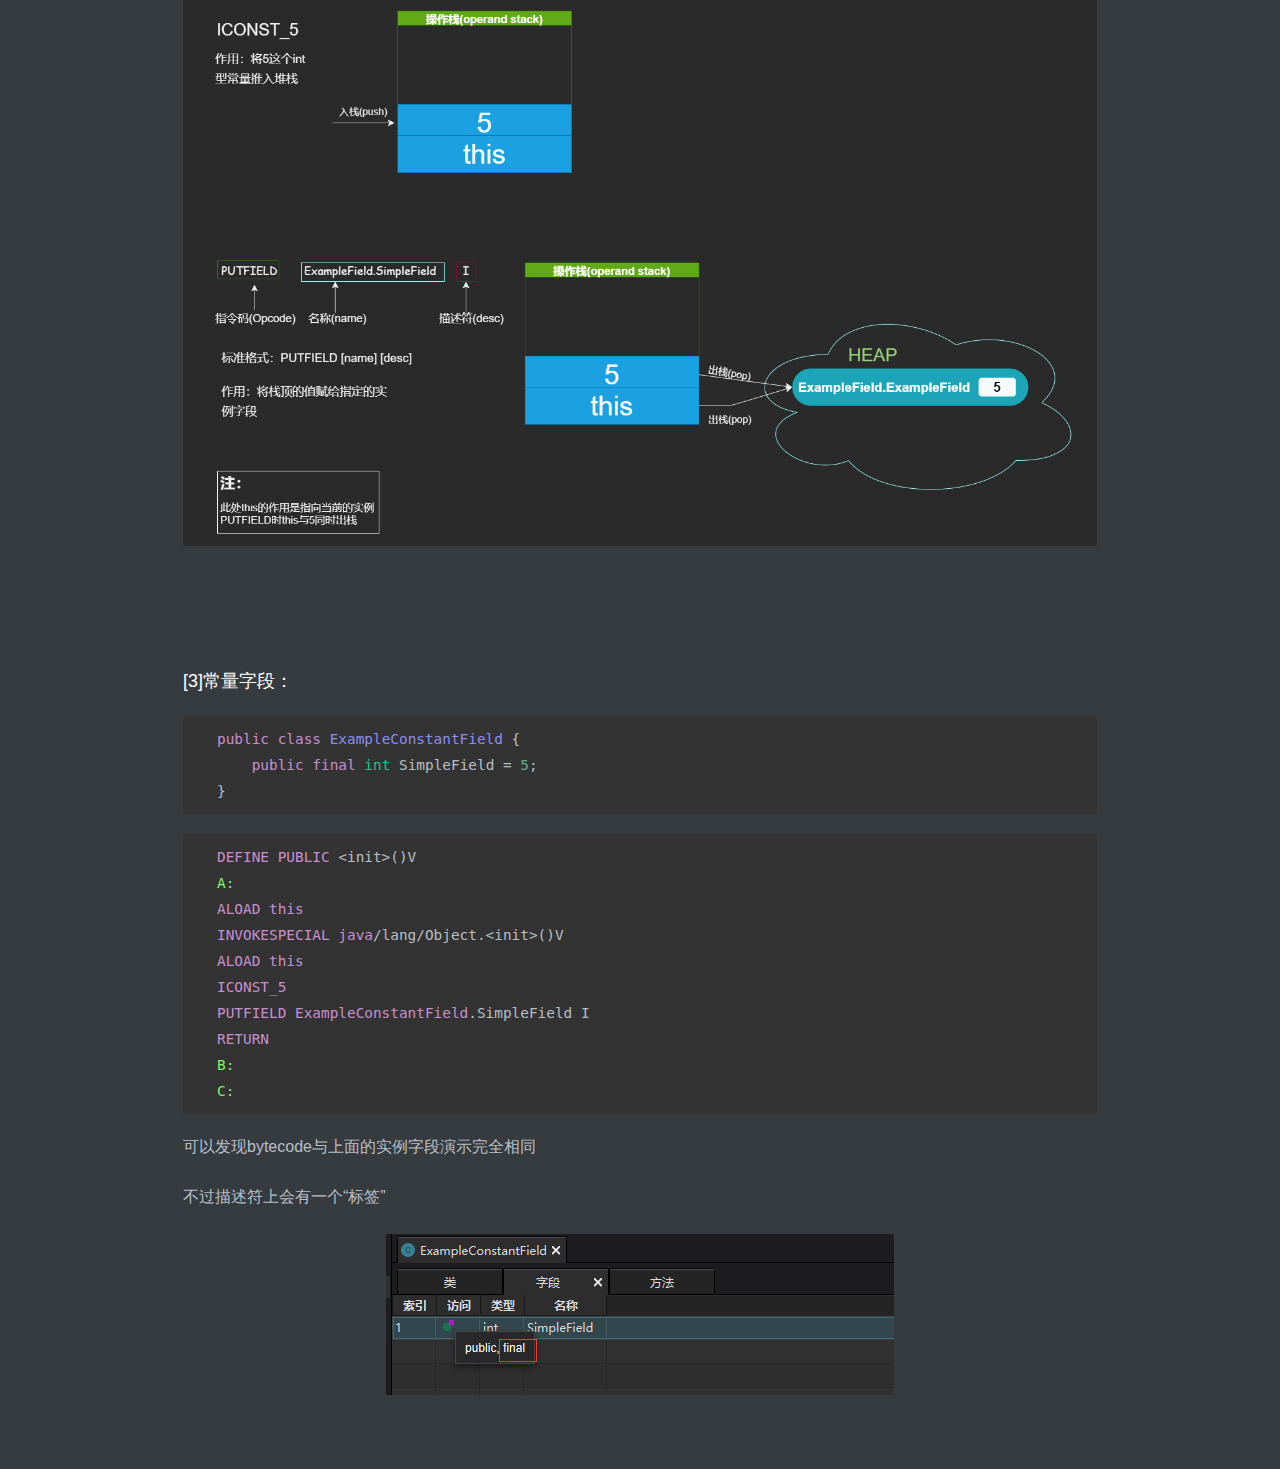
<file: 第三章/Java逆向教程第三章-bytecode基础（上）/Java逆向教程第三章-bytecode基础（上）.html>
<!doctype html>
<html>
<head>
<meta charset='UTF-8'><meta name='viewport' content='width=device-width initial-scale=1'>

<link href='file://C://Users//CookieBot//AppData//Roaming//Typora/themes/night/mermaid.dark.css' rel='stylesheet' type='text/css' /><link href='file://C://Users//CookieBot//AppData//Roaming//Typora/themes/night/codeblock.dark.css' rel='stylesheet' type='text/css' /><link href='file://C://Users//CookieBot//AppData//Roaming//Typora/themes/night/sourcemode.dark.css' rel='stylesheet' type='text/css' /><style type='text/css'>html {overflow-x: initial !important;}:root { --bg-color:#ffffff; --text-color:#333333; --select-text-bg-color:#B5D6FC; --select-text-font-color:auto; --monospace:"Lucida Console",Consolas,"Courier",monospace; --title-bar-height:20px; }
.mac-os-11 { --title-bar-height:28px; }
html { font-size: 14px; background-color: var(--bg-color); color: var(--text-color); font-family: "Helvetica Neue", Helvetica, Arial, sans-serif; -webkit-font-smoothing: antialiased; }
body { margin: 0px; padding: 0px; height: auto; bottom: 0px; top: 0px; left: 0px; right: 0px; font-size: 1rem; line-height: 1.42857; overflow-x: hidden; background: inherit; tab-size: 4; }
iframe { margin: auto; }
a.url { word-break: break-all; }
a:active, a:hover { outline: 0px; }
.in-text-selection, ::selection { text-shadow: none; background: var(--select-text-bg-color); color: var(--select-text-font-color); }
#write { margin: 0px auto; height: auto; width: inherit; word-break: normal; overflow-wrap: break-word; position: relative; white-space: normal; overflow-x: visible; padding-top: 36px; }
#write.first-line-indent p { text-indent: 2em; }
#write.first-line-indent li p, #write.first-line-indent p * { text-indent: 0px; }
#write.first-line-indent li { margin-left: 2em; }
.for-image #write { padding-left: 8px; padding-right: 8px; }
body.typora-export { padding-left: 30px; padding-right: 30px; }
.typora-export .footnote-line, .typora-export li, .typora-export p { white-space: pre-wrap; }
.typora-export .task-list-item input { pointer-events: none; }
@media screen and (max-width: 500px) {
  body.typora-export { padding-left: 0px; padding-right: 0px; }
  #write { padding-left: 20px; padding-right: 20px; }
  .CodeMirror-sizer { margin-left: 0px !important; }
  .CodeMirror-gutters { display: none !important; }
}
#write li > figure:last-child { margin-bottom: 0.5rem; }
#write ol, #write ul { position: relative; }
img { max-width: 100%; vertical-align: middle; image-orientation: from-image; }
button, input, select, textarea { color: inherit; font: inherit; }
input[type="checkbox"], input[type="radio"] { line-height: normal; padding: 0px; }
*, ::after, ::before { box-sizing: border-box; }
#write h1, #write h2, #write h3, #write h4, #write h5, #write h6, #write p, #write pre { width: inherit; }
#write h1, #write h2, #write h3, #write h4, #write h5, #write h6, #write p { position: relative; }
p { line-height: inherit; }
h1, h2, h3, h4, h5, h6 { break-after: avoid-page; break-inside: avoid; orphans: 4; }
p { orphans: 4; }
h1 { font-size: 2rem; }
h2 { font-size: 1.8rem; }
h3 { font-size: 1.6rem; }
h4 { font-size: 1.4rem; }
h5 { font-size: 1.2rem; }
h6 { font-size: 1rem; }
.md-math-block, .md-rawblock, h1, h2, h3, h4, h5, h6, p { margin-top: 1rem; margin-bottom: 1rem; }
.hidden { display: none; }
.md-blockmeta { color: rgb(204, 204, 204); font-weight: 700; font-style: italic; }
a { cursor: pointer; }
sup.md-footnote { padding: 2px 4px; background-color: rgba(238, 238, 238, 0.7); color: rgb(85, 85, 85); border-radius: 4px; cursor: pointer; }
sup.md-footnote a, sup.md-footnote a:hover { color: inherit; text-transform: inherit; text-decoration: inherit; }
#write input[type="checkbox"] { cursor: pointer; width: inherit; height: inherit; }
figure { overflow-x: auto; margin: 1.2em 0px; max-width: calc(100% + 16px); padding: 0px; }
figure > table { margin: 0px; }
tr { break-inside: avoid; break-after: auto; }
thead { display: table-header-group; }
table { border-collapse: collapse; border-spacing: 0px; width: 100%; overflow: auto; break-inside: auto; text-align: left; }
table.md-table td { min-width: 32px; }
.CodeMirror-gutters { border-right: 0px; background-color: inherit; }
.CodeMirror-linenumber { user-select: none; }
.CodeMirror { text-align: left; }
.CodeMirror-placeholder { opacity: 0.3; }
.CodeMirror pre { padding: 0px 4px; }
.CodeMirror-lines { padding: 0px; }
div.hr:focus { cursor: none; }
#write pre { white-space: pre-wrap; }
#write.fences-no-line-wrapping pre { white-space: pre; }
#write pre.ty-contain-cm { white-space: normal; }
.CodeMirror-gutters { margin-right: 4px; }
.md-fences { font-size: 0.9rem; display: block; break-inside: avoid; text-align: left; overflow: visible; white-space: pre; background: inherit; position: relative !important; }
.md-fences-adv-panel { width: 100%; margin-top: 10px; text-align: center; padding-top: 0px; padding-bottom: 8px; overflow-x: auto; }
#write .md-fences.mock-cm { white-space: pre-wrap; }
.md-fences.md-fences-with-lineno { padding-left: 0px; }
#write.fences-no-line-wrapping .md-fences.mock-cm { white-space: pre; overflow-x: auto; }
.md-fences.mock-cm.md-fences-with-lineno { padding-left: 8px; }
.CodeMirror-line, twitterwidget { break-inside: avoid; }
.footnotes { opacity: 0.8; font-size: 0.9rem; margin-top: 1em; margin-bottom: 1em; }
.footnotes + .footnotes { margin-top: 0px; }
.md-reset { margin: 0px; padding: 0px; border: 0px; outline: 0px; vertical-align: top; background: 0px 0px; text-decoration: none; text-shadow: none; float: none; position: static; width: auto; height: auto; white-space: nowrap; cursor: inherit; -webkit-tap-highlight-color: transparent; line-height: normal; font-weight: 400; text-align: left; box-sizing: content-box; direction: ltr; }
li div { padding-top: 0px; }
blockquote { margin: 1rem 0px; }
li .mathjax-block, li p { margin: 0.5rem 0px; }
li blockquote { margin: 1rem 0px; }
li { margin: 0px; position: relative; }
blockquote > :last-child { margin-bottom: 0px; }
blockquote > :first-child, li > :first-child { margin-top: 0px; }
.footnotes-area { color: rgb(136, 136, 136); margin-top: 0.714rem; padding-bottom: 0.143rem; white-space: normal; }
#write .footnote-line { white-space: pre-wrap; }
@media print {
  body, html { border: 1px solid transparent; height: 99%; break-after: avoid; break-before: avoid; font-variant-ligatures: no-common-ligatures; }
  #write { margin-top: 0px; padding-top: 0px; border-color: transparent !important; }
  .typora-export * { -webkit-print-color-adjust: exact; }
  .typora-export #write { break-after: avoid; }
  .typora-export #write::after { height: 0px; }
  .is-mac table { break-inside: avoid; }
  .typora-export-show-outline .typora-export-sidebar { display: none; }
}
.footnote-line { margin-top: 0.714em; font-size: 0.7em; }
a img, img a { cursor: pointer; }
pre.md-meta-block { font-size: 0.8rem; min-height: 0.8rem; white-space: pre-wrap; background: rgb(204, 204, 204); display: block; overflow-x: hidden; }
p > .md-image:only-child:not(.md-img-error) img, p > img:only-child { display: block; margin: auto; }
#write.first-line-indent p > .md-image:only-child:not(.md-img-error) img { left: -2em; position: relative; }
p > .md-image:only-child { display: inline-block; width: 100%; }
#write .MathJax_Display { margin: 0.8em 0px 0px; }
.md-math-block { width: 100%; }
.md-math-block:not(:empty)::after { display: none; }
.MathJax_ref { fill: currentcolor; }
[contenteditable="true"]:active, [contenteditable="true"]:focus, [contenteditable="false"]:active, [contenteditable="false"]:focus { outline: 0px; box-shadow: none; }
.md-task-list-item { position: relative; list-style-type: none; }
.task-list-item.md-task-list-item { padding-left: 0px; }
.md-task-list-item > input { position: absolute; top: 0px; left: 0px; margin-left: -1.2em; margin-top: calc(1em - 10px); border: none; }
.math { font-size: 1rem; }
.md-toc { min-height: 3.58rem; position: relative; font-size: 0.9rem; border-radius: 10px; }
.md-toc-content { position: relative; margin-left: 0px; }
.md-toc-content::after, .md-toc::after { display: none; }
.md-toc-item { display: block; color: rgb(65, 131, 196); }
.md-toc-item a { text-decoration: none; }
.md-toc-inner:hover { text-decoration: underline; }
.md-toc-inner { display: inline-block; cursor: pointer; }
.md-toc-h1 .md-toc-inner { margin-left: 0px; font-weight: 700; }
.md-toc-h2 .md-toc-inner { margin-left: 2em; }
.md-toc-h3 .md-toc-inner { margin-left: 4em; }
.md-toc-h4 .md-toc-inner { margin-left: 6em; }
.md-toc-h5 .md-toc-inner { margin-left: 8em; }
.md-toc-h6 .md-toc-inner { margin-left: 10em; }
@media screen and (max-width: 48em) {
  .md-toc-h3 .md-toc-inner { margin-left: 3.5em; }
  .md-toc-h4 .md-toc-inner { margin-left: 5em; }
  .md-toc-h5 .md-toc-inner { margin-left: 6.5em; }
  .md-toc-h6 .md-toc-inner { margin-left: 8em; }
}
a.md-toc-inner { font-size: inherit; font-style: inherit; font-weight: inherit; line-height: inherit; }
.footnote-line a:not(.reversefootnote) { color: inherit; }
.md-attr { display: none; }
.md-fn-count::after { content: "."; }
code, pre, samp, tt { font-family: var(--monospace); }
kbd { margin: 0px 0.1em; padding: 0.1em 0.6em; font-size: 0.8em; color: rgb(36, 39, 41); background: rgb(255, 255, 255); border: 1px solid rgb(173, 179, 185); border-radius: 3px; box-shadow: rgba(12, 13, 14, 0.2) 0px 1px 0px, rgb(255, 255, 255) 0px 0px 0px 2px inset; white-space: nowrap; vertical-align: middle; }
.md-comment { color: rgb(162, 127, 3); opacity: 0.8; font-family: var(--monospace); }
code { text-align: left; vertical-align: initial; }
a.md-print-anchor { white-space: pre !important; border-width: initial !important; border-style: none !important; border-color: initial !important; display: inline-block !important; position: absolute !important; width: 1px !important; right: 0px !important; outline: 0px !important; background: 0px 0px !important; text-decoration: initial !important; text-shadow: initial !important; }
.md-inline-math .MathJax_SVG .noError { display: none !important; }
.html-for-mac .inline-math-svg .MathJax_SVG { vertical-align: 0.2px; }
.md-fences-math .MathJax_SVG_Display, .md-math-block .MathJax_SVG_Display { text-align: center; margin: 0px; position: relative; text-indent: 0px; max-width: none; max-height: none; min-height: 0px; min-width: 100%; width: auto; overflow-y: visible; display: block !important; }
.MathJax_SVG_Display, .md-inline-math .MathJax_SVG_Display { width: auto; margin: inherit; display: inline-block !important; }
.MathJax_SVG .MJX-monospace { font-family: var(--monospace); }
.MathJax_SVG .MJX-sans-serif { font-family: sans-serif; }
.MathJax_SVG { display: inline; font-style: normal; font-weight: 400; line-height: normal; text-indent: 0px; text-align: left; text-transform: none; letter-spacing: normal; word-spacing: normal; overflow-wrap: normal; white-space: nowrap; float: none; direction: ltr; max-width: none; max-height: none; min-width: 0px; min-height: 0px; border: 0px; padding: 0px; margin: 0px; zoom: 90%; }
#math-inline-preview-content { zoom: 1.1; }
.MathJax_SVG * { transition: none 0s ease 0s; }
.MathJax_SVG_Display svg { vertical-align: middle !important; margin-bottom: 0px !important; margin-top: 0px !important; }
.os-windows.monocolor-emoji .md-emoji { font-family: "Segoe UI Symbol", sans-serif; }
.md-diagram-panel > svg { max-width: 100%; }
[lang="flow"] svg, [lang="mermaid"] svg { max-width: 100%; height: auto; }
[lang="mermaid"] .node text { font-size: 1rem; }
table tr th { border-bottom: 0px; }
video { max-width: 100%; display: block; margin: 0px auto; }
iframe { max-width: 100%; width: 100%; border: none; }
.highlight td, .highlight tr { border: 0px; }
mark { background: rgb(255, 255, 0); color: rgb(0, 0, 0); }
.md-html-inline .md-plain, .md-html-inline strong, mark .md-inline-math, mark strong { color: inherit; }
.md-expand mark .md-meta { opacity: 0.3 !important; }
mark .md-meta { color: rgb(0, 0, 0); }
@media print {
  .typora-export h1, .typora-export h2, .typora-export h3, .typora-export h4, .typora-export h5, .typora-export h6 { break-inside: avoid; }
}
.md-diagram-panel .messageText { stroke: none !important; }
.md-diagram-panel .start-state { fill: var(--node-fill); }
.md-diagram-panel .edgeLabel rect { opacity: 1 !important; }
.md-require-zoom-fix foreignobject { font-size: var(--mermaid-font-zoom); }
.md-fences.md-fences-math { font-size: 1em; }
.md-fences-math .MathJax_SVG_Display { margin-top: 8px; cursor: default; }
.md-fences-advanced:not(.md-focus) { padding: 0px; white-space: nowrap; border: 0px; }
.md-fences-advanced:not(.md-focus) { background: inherit; }
.typora-export-show-outline .typora-export-content { max-width: 1440px; margin: auto; display: flex; flex-direction: row; }
.typora-export-sidebar { width: 300px; font-size: 0.8rem; margin-top: 80px; margin-right: 18px; }
.typora-export-show-outline #write { --webkit-flex:2; flex: 2 1 0%; }
.typora-export-sidebar .outline-content { position: fixed; top: 0px; max-height: 100%; overflow: hidden auto; padding-bottom: 30px; padding-top: 60px; width: 300px; }
@media screen and (max-width: 1024px) {
  .typora-export-sidebar, .typora-export-sidebar .outline-content { width: 240px; }
}
@media screen and (max-width: 800px) {
  .typora-export-sidebar { display: none; }
}
.outline-content li, .outline-content ul { margin-left: 0px; margin-right: 0px; padding-left: 0px; padding-right: 0px; list-style: none; }
.outline-content ul { margin-top: 0px; margin-bottom: 0px; }
.outline-content strong { font-weight: 400; }
.outline-expander { width: 1rem; height: 1.42857rem; position: relative; display: table-cell; vertical-align: middle; cursor: pointer; padding-left: 4px; }
.outline-expander::before { content: ""; position: relative; font-family: Ionicons; display: inline-block; font-size: 8px; vertical-align: middle; }
.outline-item { padding-top: 3px; padding-bottom: 3px; cursor: pointer; }
.outline-expander:hover::before { content: ""; }
.outline-h1 > .outline-item { padding-left: 0px; }
.outline-h2 > .outline-item { padding-left: 1em; }
.outline-h3 > .outline-item { padding-left: 2em; }
.outline-h4 > .outline-item { padding-left: 3em; }
.outline-h5 > .outline-item { padding-left: 4em; }
.outline-h6 > .outline-item { padding-left: 5em; }
.outline-label { cursor: pointer; display: table-cell; vertical-align: middle; text-decoration: none; color: inherit; }
.outline-label:hover { text-decoration: underline; }
.outline-item:hover { border-color: rgb(245, 245, 245); background-color: var(--item-hover-bg-color); }
.outline-item:hover { margin-left: -28px; margin-right: -28px; border-left: 28px solid transparent; border-right: 28px solid transparent; }
.outline-item-single .outline-expander::before, .outline-item-single .outline-expander:hover::before { display: none; }
.outline-item-open > .outline-item > .outline-expander::before { content: ""; }
.outline-children { display: none; }
.info-panel-tab-wrapper { display: none; }
.outline-item-open > .outline-children { display: block; }
.typora-export .outline-item { padding-top: 1px; padding-bottom: 1px; }
.typora-export .outline-item:hover { margin-right: -8px; border-right: 8px solid transparent; }
.typora-export .outline-expander::before { content: "+"; font-family: inherit; top: -1px; }
.typora-export .outline-expander:hover::before, .typora-export .outline-item-open > .outline-item > .outline-expander::before { content: "−"; }
.typora-export-collapse-outline .outline-children { display: none; }
.typora-export-collapse-outline .outline-item-open > .outline-children, .typora-export-no-collapse-outline .outline-children { display: block; }
.typora-export-no-collapse-outline .outline-expander::before { content: "" !important; }
.typora-export-show-outline .outline-item-active > .outline-item .outline-label { font-weight: 700; }


.CodeMirror { height: auto; }
.CodeMirror.cm-s-inner { background: inherit; }
.CodeMirror-scroll { overflow: auto hidden; z-index: 3; }
.CodeMirror-gutter-filler, .CodeMirror-scrollbar-filler { background-color: rgb(255, 255, 255); }
.CodeMirror-gutters { border-right: 1px solid rgb(221, 221, 221); background: inherit; white-space: nowrap; }
.CodeMirror-linenumber { padding: 0px 3px 0px 5px; text-align: right; color: rgb(153, 153, 153); }
.cm-s-inner .cm-keyword { color: rgb(119, 0, 136); }
.cm-s-inner .cm-atom, .cm-s-inner.cm-atom { color: rgb(34, 17, 153); }
.cm-s-inner .cm-number { color: rgb(17, 102, 68); }
.cm-s-inner .cm-def { color: rgb(0, 0, 255); }
.cm-s-inner .cm-variable { color: rgb(0, 0, 0); }
.cm-s-inner .cm-variable-2 { color: rgb(0, 85, 170); }
.cm-s-inner .cm-variable-3 { color: rgb(0, 136, 85); }
.cm-s-inner .cm-string { color: rgb(170, 17, 17); }
.cm-s-inner .cm-property { color: rgb(0, 0, 0); }
.cm-s-inner .cm-operator { color: rgb(152, 26, 26); }
.cm-s-inner .cm-comment, .cm-s-inner.cm-comment { color: rgb(170, 85, 0); }
.cm-s-inner .cm-string-2 { color: rgb(255, 85, 0); }
.cm-s-inner .cm-meta { color: rgb(85, 85, 85); }
.cm-s-inner .cm-qualifier { color: rgb(85, 85, 85); }
.cm-s-inner .cm-builtin { color: rgb(51, 0, 170); }
.cm-s-inner .cm-bracket { color: rgb(153, 153, 119); }
.cm-s-inner .cm-tag { color: rgb(17, 119, 0); }
.cm-s-inner .cm-attribute { color: rgb(0, 0, 204); }
.cm-s-inner .cm-header, .cm-s-inner.cm-header { color: rgb(0, 0, 255); }
.cm-s-inner .cm-quote, .cm-s-inner.cm-quote { color: rgb(0, 153, 0); }
.cm-s-inner .cm-hr, .cm-s-inner.cm-hr { color: rgb(153, 153, 153); }
.cm-s-inner .cm-link, .cm-s-inner.cm-link { color: rgb(0, 0, 204); }
.cm-negative { color: rgb(221, 68, 68); }
.cm-positive { color: rgb(34, 153, 34); }
.cm-header, .cm-strong { font-weight: 700; }
.cm-del { text-decoration: line-through; }
.cm-em { font-style: italic; }
.cm-link { text-decoration: underline; }
.cm-error { color: red; }
.cm-invalidchar { color: red; }
.cm-constant { color: rgb(38, 139, 210); }
.cm-defined { color: rgb(181, 137, 0); }
div.CodeMirror span.CodeMirror-matchingbracket { color: rgb(0, 255, 0); }
div.CodeMirror span.CodeMirror-nonmatchingbracket { color: rgb(255, 34, 34); }
.cm-s-inner .CodeMirror-activeline-background { background: inherit; }
.CodeMirror { position: relative; overflow: hidden; }
.CodeMirror-scroll { height: 100%; outline: 0px; position: relative; box-sizing: content-box; background: inherit; }
.CodeMirror-sizer { position: relative; }
.CodeMirror-gutter-filler, .CodeMirror-hscrollbar, .CodeMirror-scrollbar-filler, .CodeMirror-vscrollbar { position: absolute; z-index: 6; display: none; }
.CodeMirror-vscrollbar { right: 0px; top: 0px; overflow: hidden; }
.CodeMirror-hscrollbar { bottom: 0px; left: 0px; overflow: hidden; }
.CodeMirror-scrollbar-filler { right: 0px; bottom: 0px; }
.CodeMirror-gutter-filler { left: 0px; bottom: 0px; }
.CodeMirror-gutters { position: absolute; left: 0px; top: 0px; padding-bottom: 30px; z-index: 3; }
.CodeMirror-gutter { white-space: normal; height: 100%; box-sizing: content-box; padding-bottom: 30px; margin-bottom: -32px; display: inline-block; }
.CodeMirror-gutter-wrapper { position: absolute; z-index: 4; background: 0px 0px !important; border: none !important; }
.CodeMirror-gutter-background { position: absolute; top: 0px; bottom: 0px; z-index: 4; }
.CodeMirror-gutter-elt { position: absolute; cursor: default; z-index: 4; }
.CodeMirror-lines { cursor: text; }
.CodeMirror pre { border-radius: 0px; border-width: 0px; background: 0px 0px; font-family: inherit; font-size: inherit; margin: 0px; white-space: pre; overflow-wrap: normal; color: inherit; z-index: 2; position: relative; overflow: visible; }
.CodeMirror-wrap pre { overflow-wrap: break-word; white-space: pre-wrap; word-break: normal; }
.CodeMirror-code pre { border-right: 30px solid transparent; width: fit-content; }
.CodeMirror-wrap .CodeMirror-code pre { border-right: none; width: auto; }
.CodeMirror-linebackground { position: absolute; left: 0px; right: 0px; top: 0px; bottom: 0px; z-index: 0; }
.CodeMirror-linewidget { position: relative; z-index: 2; overflow: auto; }
.CodeMirror-wrap .CodeMirror-scroll { overflow-x: hidden; }
.CodeMirror-measure { position: absolute; width: 100%; height: 0px; overflow: hidden; visibility: hidden; }
.CodeMirror-measure pre { position: static; }
.CodeMirror div.CodeMirror-cursor { position: absolute; visibility: hidden; border-right: none; width: 0px; }
.CodeMirror div.CodeMirror-cursor { visibility: hidden; }
.CodeMirror-focused div.CodeMirror-cursor { visibility: inherit; }
.cm-searching { background: rgba(255, 255, 0, 0.4); }
span.cm-underlined { text-decoration: underline; }
span.cm-strikethrough { text-decoration: line-through; }
.cm-tw-syntaxerror { color: rgb(255, 255, 255); background-color: rgb(153, 0, 0); }
.cm-tw-deleted { text-decoration: line-through; }
.cm-tw-header5 { font-weight: 700; }
.cm-tw-listitem:first-child { padding-left: 10px; }
.cm-tw-box { border-style: solid; border-right-width: 1px; border-bottom-width: 1px; border-left-width: 1px; border-color: inherit; border-top-width: 0px !important; }
.cm-tw-underline { text-decoration: underline; }
@media print {
  .CodeMirror div.CodeMirror-cursor { visibility: hidden; }
}


:root {
  --mermaid-theme: night;
}

[lang='mermaid'] .label {
  color: #333;
}

/* CSS Document */

/** code highlight */

.cm-s-inner .cm-variable,
.cm-s-inner .cm-operator,
.cm-s-inner .cm-property {
    color: #b8bfc6;
}

.cm-s-inner .cm-keyword {
    color: #C88FD0;
}

.cm-s-inner .cm-tag {
    color: #7DF46A;
}

.cm-s-inner .cm-attribute {
    color: #7575E4;
}

.CodeMirror div.CodeMirror-cursor {
    border-left: 1px solid #b8bfc6;
    z-index: 3;
}

.cm-s-inner .cm-string {
    color: #D26B6B;
}

.cm-s-inner .cm-comment,
.cm-s-inner.cm-comment {
    color: #DA924A;
}

.cm-s-inner .cm-header,
.cm-s-inner .cm-def,
.cm-s-inner.cm-header,
.cm-s-inner.cm-def {
    color: #8d8df0;
}

.cm-s-inner .cm-quote,
.cm-s-inner.cm-quote {
    color: #57ac57;
}

.cm-s-inner .cm-hr {
    color: #d8d5d5;
}

.cm-s-inner .cm-link {
    color: #d3d3ef;
}

.cm-s-inner .cm-negative {
    color: #d95050;
}

.cm-s-inner .cm-positive {
    color: #50e650;
}

.cm-s-inner .cm-string-2 {
    color: #f50;
}

.cm-s-inner .cm-meta,
.cm-s-inner .cm-qualifier {
    color: #b7b3b3;
}

.cm-s-inner .cm-builtin {
    color: #f3b3f8;
}

.cm-s-inner .cm-bracket {
    color: #997;
}

.cm-s-inner .cm-atom,
.cm-s-inner.cm-atom {
    color: #84B6CB;
}

.cm-s-inner .cm-number {
    color: #64AB8F;
}

.cm-s-inner .cm-variable {
    color: #b8bfc6;
}

.cm-s-inner .cm-variable-2 {
    color: #9FBAD5;
}

.cm-s-inner .cm-variable-3 {
    color: #1cc685;
}

.CodeMirror-selectedtext,
.CodeMirror-selected {
    background: #4a89dc;
    color: #fff !important;
    text-shadow: none;
}

.CodeMirror-gutters {
    border-right: none;
}

/* CSS Document */

/** markdown source **/
.cm-s-typora-default .cm-header, 
.cm-s-typora-default .cm-property
{
    color: #cebcca;
}

.CodeMirror.cm-s-typora-default div.CodeMirror-cursor{
    border-left: 3px solid #b8bfc6;
}

.cm-s-typora-default .cm-comment {
    color: #9FB1FF;
}

.cm-s-typora-default .cm-string {
    color: #A7A7D9
}

.cm-s-typora-default .cm-atom, .cm-s-typora-default .cm-number {
    color: #848695;
    font-style: italic;
}

.cm-s-typora-default .cm-link {
    color: #95B94B;
}

.cm-s-typora-default .CodeMirror-activeline-background {
    background: rgba(51, 51, 51, 0.72);
}

.cm-s-typora-default .cm-comment, .cm-s-typora-default .cm-code {
	color: #8aa1e1;
}@import "";
@import "";
@import "";

:root {
    --bg-color:  #363B40;
    --side-bar-bg-color: #2E3033;
    --text-color: #b8bfc6;

    --select-text-bg-color:#4a89dc;

    --item-hover-bg-color: #0a0d16;
    --control-text-color: #b7b7b7;
    --control-text-hover-color: #eee;
    --window-border: 1px solid #555;

    --active-file-bg-color: rgb(34, 34, 34);
    --active-file-border-color: #8d8df0;

    --primary-color: #a3d5fe;

    --active-file-text-color: white;
    --item-hover-bg-color: #70717d;
    --item-hover-text-color: white;
    --primary-color: #6dc1e7;

    --rawblock-edit-panel-bd: #333;

    --search-select-bg-color: #428bca;
}

html {
    font-size: 16px;
}

html,
body {
    -webkit-text-size-adjust: 100%;
    -ms-text-size-adjust: 100%;
    background: #363B40;
    background: var(--bg-color);
    fill: currentColor;
    line-height: 1.625rem;
}

#write {
    max-width: 914px;
}


@media only screen and (min-width: 1400px) {
	#write {
		max-width: 1024px;
	}
}

@media only screen and (min-width: 1800px) {
	#write {
		max-width: 1200px;
	}
}

html,
body,
button,
input,
select,
textarea,
div.code-tooltip-content {
    color: #b8bfc6;
    border-color: transparent;
}

div.code-tooltip,
.md-hover-tip .md-arrow:after {
    background: #333;
}

.popover.bottom > .arrow:after {
    border-bottom-color: #333;
}

html,
body,
button,
input,
select,
textarea {
    font-family: "Helvetica Neue", Helvetica, Arial, sans-serif;
}

hr {
    height: 2px;
    border: 0;
    margin: 24px 0 !important;
}

h1,
h2,
h3,
h4,
h5,
h6 {
    font-family: "Lucida Grande", "Corbel", sans-serif;
    font-weight: normal;
    clear: both;
    -ms-word-wrap: break-word;
    word-wrap: break-word;
    margin: 0;
    padding: 0;
    color: #DEDEDE
}

h1 {
    font-size: 2.5rem;
    /* 36px */
    line-height: 2.75rem;
    /* 40px */
    margin-bottom: 1.5rem;
    /* 24px */
    letter-spacing: -1.5px;
}

h2 {
    font-size: 1.63rem;
    /* 24px */
    line-height: 1.875rem;
    /* 30px */
    margin-bottom: 1.5rem;
    /* 24px */
    letter-spacing: -1px;
    font-weight: bold;
}

h3 {
    font-size: 1.17rem;
    /* 18px */
    line-height: 1.5rem;
    /* 24px */
    margin-bottom: 1.5rem;
    /* 24px */
    letter-spacing: -1px;
    font-weight: bold;
}

h4 {
    font-size: 1.12rem;
    /* 16px */
    line-height: 1.375rem;
    /* 22px */
    margin-bottom: 1.5rem;
    /* 24px */
    color: white;
}

h5 {
    font-size: 0.97rem;
    /* 16px */
    line-height: 1.25rem;
    /* 22px */
    margin-bottom: 1.5rem;
    /* 24px */
    font-weight: bold;
}

h6 {
    font-size: 0.93rem;
    /* 16px */
    line-height: 1rem;
    /* 16px */
    margin-bottom: 0.75rem;
    color: white;
}

@media (min-width: 980px) {
    h3.md-focus:before,
    h4.md-focus:before,
    h5.md-focus:before,
    h6.md-focus:before {
        color: #ddd;
        border: 1px solid #ddd;
        border-radius: 3px;
        position: absolute;
        left: -1.642857143rem;
        top: .357142857rem;
        float: left;
        font-size: 9px;
        padding-left: 2px;
        padding-right: 2px;
        vertical-align: bottom;
        font-weight: normal;
        line-height: normal;
    }

    h3.md-focus:before {
        content: 'h3';
    }

    h4.md-focus:before {
        content: 'h4';
    }

    h5.md-focus:before {
        content: 'h5';
        top: 0px;
    }

    h6.md-focus:before {
        content: 'h6';
        top: 0px;
    }
}

a {
    text-decoration: none;
    outline: 0;
}

a:hover {
    outline: 0;
}

a:focus {
    outline: thin dotted;
}

sup.md-footnote {
    background-color: #555;
    color: #ddd;
}

p {
    -ms-word-wrap: break-word;
    word-wrap: break-word;
}

p,
ul,
dd,
ol,
hr,
address,
pre,
table,
iframe,
.wp-caption,
.wp-audio-shortcode,
.wp-video-shortcode {
    margin-top: 0;
    margin-bottom: 1.5rem;
    /* 24px */
}

audio:not([controls]) {
    display: none;
}

[hidden] {
    display: none;
}

::-moz-selection {
    background: #4a89dc;
    color: #fff;
    text-shadow: none;
}

*.in-text-selection,
::selection {
    background: #4a89dc;
    color: #fff;
    text-shadow: none;
}

ul,
ol {
    padding: 0 0 0 1.875rem;
    /* 30px */
}

ul {
    list-style: square;
}

ol {
    list-style: decimal;
}

ul ul,
ol ol,
ul ol,
ol ul {
    margin: 0;
}

b,
th,
dt,
strong {
    font-weight: bold;
}

i,
em,
dfn,
cite {
    font-style: italic;
}

blockquote {
    padding-left: 1.875rem;
    margin: 0 0 1.875rem 1.875rem;
    border-left: solid 2px #474d54;
    padding-left: 30px;
    margin-top: 35px;
}

pre,
code,
kbd,
tt,
var {
    font-size: 0.875em;
    font-family: Monaco, Consolas, "Andale Mono", "DejaVu Sans Mono", monospace;
}

code,
tt,
var {
    background: rgba(0, 0, 0, 0.05);
}

kbd {
    padding: 2px 4px;
    font-size: 90%;
    color: #fff;
    background-color: #333;
    border-radius: 3px;
    box-shadow: inset 0 -1px 0 rgba(0,0,0,.25);
}

pre.md-fences {
    padding: 10px 10px 10px 30px;
    margin-bottom: 20px;
    background: #333;
}

.CodeMirror-gutters {
    background: #333;
    border-right: 1px solid transparent;
}

.enable-diagrams pre.md-fences[lang="sequence"] .code-tooltip,
.enable-diagrams pre.md-fences[lang="flow"] .code-tooltip,
.enable-diagrams pre.md-fences[lang="mermaid"] .code-tooltip {
    bottom: -2.2em;
    right: 4px;
}

code,
kbd,
tt,
var {
    padding: 2px 5px;
}

table {
    max-width: 100%;
    width: 100%;
    border-collapse: collapse;
    border-spacing: 0;
}

th,
td {
    padding: 5px 10px;
    vertical-align: top;
}

a {
    -webkit-transition: all .2s ease-in-out;
    transition: all .2s ease-in-out;
}

hr {
    background: #474d54;
    /* variable */
}

h1 {
    margin-top: 2em;
}

a {
    color: #e0e0e0;
    text-decoration: underline;
}

a:hover {
    color: #fff;
}

.md-inline-math script {
    color: #81b1db;
}

b,
th,
dt,
strong {
    color: #DEDEDE;
    /* variable */
}

mark {
    background: #D3D40E;
}

blockquote {
    color: #9DA2A6;
}

table a {
    color: #DEDEDE;
    /* variable */
}

th,
td {
    border: solid 1px #474d54;
    /* variable */
}

.task-list {
    padding-left: 0;
}

.md-task-list-item {
    padding-left: 1.25rem;
}

.md-task-list-item > input {
    top: auto;
}

.md-task-list-item > input:before {
    content: "";
    display: inline-block;
    width: 0.875rem;
    height: 0.875rem;
    vertical-align: middle;
    text-align: center;
    border: 1px solid #b8bfc6;
    background-color: #363B40;
    margin-top: -0.4rem;
}

.md-task-list-item > input:checked:before,
.md-task-list-item > input[checked]:before {
    content: '\221A';
    /*◘*/
    font-size: 0.625rem;
    line-height: 0.625rem;
    color: #DEDEDE;
}

/** quick open **/
.auto-suggest-container {
    border: 0px;
    background-color: #525C65;
}

#typora-quick-open {
    background-color: #525C65;
}

#typora-quick-open input{
    background-color: #525C65;
    border: 0;
    border-bottom: 1px solid grey;
}

.typora-quick-open-item {
    background-color: inherit;
    color: inherit;
}

.typora-quick-open-item.active,
.typora-quick-open-item:hover {
    background-color: #4D8BDB;
    color: white;
}

.typora-quick-open-item:hover {
    background-color: rgba(77, 139, 219, 0.8);
}

.typora-search-spinner > div {
  background-color: #fff;
}

#write pre.md-meta-block {
    border-bottom: 1px dashed #ccc;
    background: transparent;
    padding-bottom: 0.6em;
    line-height: 1.6em;
}

.btn,
.btn .btn-default {
    background: transparent;
    color: #b8bfc6;
}

.ty-table-edit {
    border-top: 1px solid gray;
    background-color: #363B40;
}

.popover-title {
    background: transparent;
}

.md-image>.md-meta {
    color: #BBBBBB;
    background: transparent;
}

.md-expand.md-image>.md-meta {
    color: #DDD;
}

#write>h3:before,
#write>h4:before,
#write>h5:before,
#write>h6:before {
    border: none;
    border-radius: 0px;
    color: #888;
    text-decoration: underline;
    left: -1.4rem;
    top: 0.2rem;
}

#write>h3.md-focus:before {
    top: 2px;
}

#write>h4.md-focus:before {
    top: 2px;
}

.md-toc-item {
    color: #A8C2DC;
}

#write div.md-toc-tooltip {
    background-color: #363B40;
}

.dropdown-menu .btn:hover,
.dropdown-menu .btn:focus,
.md-toc .btn:hover,
.md-toc .btn:focus {
    color: white;
    background: black;
}

#toc-dropmenu {
    background: rgba(50, 54, 59, 0.93);
    border: 1px solid rgba(253, 253, 253, 0.15);
}

#toc-dropmenu .divider {
    background-color: #9b9b9b;
}

.outline-expander:before {
    top: 2px;
}

#typora-sidebar {
    box-shadow: none;
    border-right: 1px dashed;
    border-right: none;
}

.sidebar-tabs {
    border-bottom:0;
}

#typora-sidebar:hover .outline-title-wrapper {
    border-left: 1px dashed;
}

.outline-title-wrapper .btn {
    color: inherit;
}

.outline-item:hover {
    border-color: #363B40;
    background-color: #363B40;
    color: white;
}

h1.md-focus .md-attr,
h2.md-focus .md-attr,
h3.md-focus .md-attr,
h4.md-focus .md-attr,
h5.md-focus .md-attr,
h6.md-focus .md-attr,
.md-header-span .md-attr {
    color: #8C8E92;
    display: inline;
}

.md-comment {
    color: #5a95e3;
    opacity: 1;
}

.md-inline-math svg {
    color: #b8bfc6;
}

#math-inline-preview .md-arrow:after {
    background: black;
}

.modal-content {
    background: var(--bg-color);
    border: 0;
}

.modal-title {
    font-size: 1.5em;
}

.modal-content input {
    background-color: rgba(26, 21, 21, 0.51);
    color: white;
}

.modal-content .input-group-addon {
    color: white;
}

.modal-backdrop {
    background-color: rgba(174, 174, 174, 0.7);
}

.modal-content .btn-primary {
    border-color: var(--primary-color);
}

.md-table-resize-popover {
    background-color: #333;
}

.form-inline .input-group .input-group-addon {
    color: white;
}

#md-searchpanel {
    border-bottom: 1px dashed grey;
}

/** UI for electron */

.context-menu,
#spell-check-panel,
#footer-word-count-info {
    background-color: #42464A;
}

.context-menu.dropdown-menu .divider,
.dropdown-menu .divider {
    background-color: #777777;
    opacity: 1;
}

footer {
    color: inherit;
}

@media (max-width: 1000px) {
    footer {
        border-top: none;
    }
    footer:hover {
        color: inherit;
    }
}

#file-info-file-path .file-info-field-value:hover {
    background-color: #555;
    color: #dedede;
}

.megamenu-content,
.megamenu-opened header {
    background: var(--bg-color);
}

.megamenu-menu-panel h2,
.megamenu-menu-panel h1,
.long-btn {
    color: inherit;
}

.megamenu-menu-panel input[type='text'] {
    background: inherit;
    border: 0;
    border-bottom: 1px solid;
}

#recent-file-panel-action-btn {
    background: inherit;
    border: 1px grey solid;
}

.megamenu-menu-panel .dropdown-menu > li > a {
    color: inherit;
    background-color: #2F353A;
    text-decoration: none;
}

.megamenu-menu-panel table td:nth-child(1) {
    color: inherit;
    font-weight: bold;
}

.megamenu-menu-panel tbody tr:hover td:nth-child(1) {
    color: white;
}

.modal-footer .btn-default, 
.modal-footer .btn-primary,
.modal-footer .btn-default:not(:hover) {
    border: 1px solid;
    border-color: transparent;
}

.btn-primary {
    color: white;
}

.btn-default:hover, .btn-default:focus, .btn-default.focus, .btn-default:active, .btn-default.active, .open > .dropdown-toggle.btn-default {
    color: white;
    border: 1px solid #ddd;
    background-color: inherit;
}

.modal-header {
    border-bottom: 0;
}

.modal-footer {
    border-top: 0;
}

#recent-file-panel tbody tr:nth-child(2n-1) {
    background-color: transparent !important;
}

.megamenu-menu-panel tbody tr:hover td:nth-child(2) {
    color: inherit;
}

.megamenu-menu-panel .btn {
    border: 1px solid #eee;
    background: transparent;
}

.mouse-hover .toolbar-icon.btn:hover,
#w-full.mouse-hover,
#w-pin.mouse-hover {
    background-color: inherit;
}

.typora-node::-webkit-scrollbar {
    width: 5px;
}

.typora-node::-webkit-scrollbar-thumb:vertical {
    background: rgba(250, 250, 250, 0.3);
}

.typora-node::-webkit-scrollbar-thumb:vertical:active {
    background: rgba(250, 250, 250, 0.5);
}

#w-unpin {
    background-color: #4182c4;
}

#top-titlebar, #top-titlebar * {
    color: var(--item-hover-text-color);
}

.typora-sourceview-on #toggle-sourceview-btn,
#footer-word-count:hover,
.ty-show-word-count #footer-word-count {
    background: #333333;
}

#toggle-sourceview-btn:hover {
    color: #eee;
    background: #333333;
}

/** focus mode */
.on-focus-mode .md-end-block:not(.md-focus):not(.md-focus-container) * {
    color: #686868 !important;
}

.on-focus-mode .md-end-block:not(.md-focus) img,
.on-focus-mode .md-task-list-item:not(.md-focus-container)>input {
    opacity: #686868 !important;
}

.on-focus-mode li[cid]:not(.md-focus-container){
    color: #686868;
}

.on-focus-mode .md-fences.md-focus .CodeMirror-code>*:not(.CodeMirror-activeline) *,
.on-focus-mode .CodeMirror.cm-s-inner:not(.CodeMirror-focused) * {
    color: #686868 !important;
}

.on-focus-mode .md-focus,
.on-focus-mode .md-focus-container {
    color: #fff;
}

.on-focus-mode #typora-source .CodeMirror-code>*:not(.CodeMirror-activeline) * {
    color: #686868 !important;
}


/*diagrams*/
#write .md-focus .md-diagram-panel {
    border: 1px solid #ddd;
    margin-left: -1px;
    width: calc(100% + 2px);
}

/*diagrams*/
#write .md-focus.md-fences-with-lineno .md-diagram-panel {
    margin-left: auto;
}

.md-diagram-panel-error {
    color: #f1908e;
}

.active-tab-files #info-panel-tab-file,
.active-tab-files #info-panel-tab-file:hover,
.active-tab-outline #info-panel-tab-outline,
.active-tab-outline #info-panel-tab-outline:hover {
    color: #eee;
}

.sidebar-footer-item:hover,
.footer-item:hover {
    background: inherit;
    color: white;
}

.ty-side-sort-btn.active,
.ty-side-sort-btn:hover,
.selected-folder-menu-item a:after {
    color: white;
}

#sidebar-files-menu {
    border:solid 1px;
    box-shadow: 4px 4px 20px rgba(0, 0, 0, 0.79);
    background-color: var(--bg-color);
}

.file-list-item {
    border-bottom:none;
}

.file-list-item-summary {
    opacity: 1;
}

.file-list-item.active:first-child {
    border-top: none;
}

.file-node-background {
    height: 32px;
}

.file-library-node.active>.file-node-content,
.file-list-item.active {
    color: white;
    color: var(--active-file-text-color);
}

.file-library-node.active>.file-node-background{
    background-color: rgb(34, 34, 34);
    background-color: var(--active-file-bg-color);
}
.file-list-item.active {
    background-color: rgb(34, 34, 34);
    background-color: var(--active-file-bg-color);
}

#ty-tooltip {
    background-color: black;
    color: #eee;
}

.md-task-list-item>input {
    margin-left: -1.3em;
    margin-top: 0.3rem;
    -webkit-appearance: none;
}

.md-mathjax-midline {
    background-color: #57616b;
    border-bottom: none;
}

footer.ty-footer {
    border-color: #656565;
}

.ty-preferences .btn-default {
    background: transparent;
}
.ty-preferences .btn-default:hover {
    background: #57616b;
}

.ty-preferences select {
    border: 1px solid #989698;
    height: 21px;
}

.ty-preferences .nav-group-item.active {
    background: var(--item-hover-bg-color);
}

.ty-preferences input[type="search"] {
    border-color: #333;
    background: #333;
    line-height: 22px;
    border-radius: 6px;
    color: white;
}

.ty-preferences input[type="search"]:focus {
    box-shadow: none;
}

[data-is-directory="true"] .file-node-content {
    margin-bottom: 0;
}

.file-node-title {
    line-height: 22px;
}

.html-for-mac .file-node-open-state, .html-for-mac .file-node-icon {
    line-height: 26px;
}

::-webkit-scrollbar-thumb {
    background: rgba(230, 230, 230, 0.30);
}

::-webkit-scrollbar-thumb:active {
    background: rgba(230, 230, 230, 0.50);
}

#typora-sidebar:hover div.sidebar-content-content::-webkit-scrollbar-thumb:horizontal {
    background: rgba(230, 230, 230, 0.30);
}

.nav-group-item:active {
    background-color: #474d54 !important;
}

.md-search-hit {
    background: rgba(199, 140, 60, 0.81);
    color: #eee;
}

.md-search-hit * {
    color: #eee;
}

#md-searchpanel input {
    color: white;
}

.modal-backdrop.in {
    opacity: 1;
    backdrop-filter: blur(1px);
}


</style><title>Java逆向教程第三章-bytecode基础（上）</title>
</head>
<body class='typora-export os-windows'><div class='typora-export-content'>
<div id='write'  class=''><h4 id='本教程仅限在cakeslayer组使用'><strong><span>本教程仅限在CakeSlayer组使用！</span></strong></h4><h4 id='作者cookiebot'><strong><span>作者：CookieBOT</span></strong></h4><h1 id='tldr'><span>TLDR</span></h1><p><span>我们的Java逆向工程教程将会先从简单的由ASM库简化过的Java Bytecode入手。</span></p><h1 id='一初识数据结构-栈'><span>一、初识数据结构-栈</span></h1><p><span>上一章我们知道了JVM的结构是栈，那么我们来简单了解一下栈这个数据结构。</span></p><h1 ><img src="image/potato stack" referrerpolicy="no-referrer"></h1><p><span>栈口诀：先进后出</span></p><p><span>如图，栈就好像一个用来装土豆泥的木桶，先倒入（入栈）的土豆泥被后倒入（入栈）的压在下面，取（出栈）土豆泥时自然是从最上面往下取</span></p><p>&nbsp;</p><h1 id='二java-bytecode基本概念上）'><span>二、Java bytecode基本概念（上）</span></h1><h2 id='1方法结构'><span>(1)方法结构：</span></h2><p><span>使用Recaf打开ExampleVariable.class</span></p><p><img src="image/ExampleVariableTable.png" referrerpolicy="no-referrer" alt="image-20210514205940477"></p><h3 id='特殊方法'><span>特殊方法：</span></h3><h4 id='1init方法'><span>1.</span><code>&lt;init&gt;</code><span>方法：</span></h4><ul><li><code>&lt;init&gt;</code><span>方法 的执行时期: </span><strong><span>对象初始化阶段</span></strong></li><li><span>实例化一个类的四种途径:</span></li></ul><ol start='' ><li><p><span>调用 </span><code>new</code><span> 操作符</span><span>		</span></p></li><li><p><span>调用 </span><code>Class</code><span> 或 </span><code>java.lang.reflect.Constructor</code><span> 对象的</span><code>newInstance()</code><span>方法</span></p><ol start='3' ><li><span>调用任何现有对象的</span><code>clone()</code><span>方法</span></li></ol></li><li><p><span>通过 </span><code>java.io.ObjectInputStream</code><span> 类的 </span><code>getObject()</code><span> 方法反序列化</span></p></li></ol><h4 id='2cinit方法'><span>2.</span><code>&lt;cinit&gt;</code><span>方法:</span></h4><ul><li><strong><cinit><span>方法</span></strong><span> 的执行时期: </span><strong><code>类初始化阶段</code></strong><span>（在被jvm加载时执行，即在对象初始化阶段前）</span></li><li><span>作用：该方法负责为</span><strong><span>静态成员变量/字段</span></strong><span>赋予初始值</span></li></ul><p><span>想具体了解参见：</span><a href='https://www.jianshu.com/p/8a14ed0ed1e9' target='_blank' class='url'>https://www.jianshu.com/p/8a14ed0ed1e9</a></p><p><span>打开main方法：</span></p><pre class="md-fences md-end-block ty-contain-cm modeLoaded" spellcheck="false" lang="java" style="break-inside: unset;"><div class="CodeMirror cm-s-inner CodeMirror-wrap" lang="java"><div style="overflow: hidden; position: relative; width: 3px; height: 0px; top: 11px; left: 4px;"><textarea autocorrect="off" autocapitalize="off" spellcheck="false" tabindex="0" style="position: absolute; bottom: -1em; padding: 0px; width: 1000px; height: 1em; outline: none;"></textarea></div><div class="CodeMirror-scrollbar-filler" cm-not-content="true"></div><div class="CodeMirror-gutter-filler" cm-not-content="true"></div><div class="CodeMirror-scroll" tabindex="-1"><div class="CodeMirror-sizer" style="margin-left: 0px; margin-bottom: 0px; border-right-width: 0px; padding-right: 0px; padding-bottom: 0px;"><div style="position: relative; top: 0px;"><div class="CodeMirror-lines" role="presentation"><div role="presentation" style="position: relative; outline: none;"><div class="CodeMirror-measure"></div><div class="CodeMirror-measure"></div><div style="position: relative; z-index: 1;"></div><div class="CodeMirror-code" role="presentation" style=""><div class="CodeMirror-activeline" style="position: relative;"><div class="CodeMirror-activeline-background CodeMirror-linebackground"></div><div class="CodeMirror-gutter-background CodeMirror-activeline-gutter" style="left: 0px; width: 0px;"></div><pre class=" CodeMirror-line " role="presentation"><span role="presentation" style="padding-right: 0.1px;"><span class="cm-variable">DEFINE</span> <span class="cm-variable">PUBLIC</span> <span class="cm-variable">STATIC</span> <span class="cm-def">main</span>([<span class="cm-variable">Ljava</span><span class="cm-operator">/</span><span class="cm-variable">lang</span><span class="cm-operator">/</span><span class="cm-variable-3">String</span>; <span class="cm-number">0</span>)<span class="cm-variable">V</span></span></pre></div><pre class=" CodeMirror-line " role="presentation"><span role="presentation" style="padding-right: 0.1px;"><span class="cm-comment">//方法定义基本格式：DEFINE+访问权限+方法名+描述符</span></span></pre><pre class=" CodeMirror-line " role="presentation"><span role="presentation" style="padding-right: 0.1px;"><span class="cm-comment">//此处访问权限：PUBLIC STATIC</span></span></pre><pre class=" CodeMirror-line " role="presentation"><span role="presentation" style="padding-right: 0.1px;"><span class="cm-comment">//方法名：main</span></span></pre><pre class=" CodeMirror-line " role="presentation"><span role="presentation" style="padding-right: 0.1px;"><span class="cm-comment">//描述符：([Ljava/lang/String;0) 描述符括号内的即为方法的参数，按照从左到右顺序排列</span></span></pre><pre class=" CodeMirror-line " role="presentation"><span role="presentation" class="cm-tab-wrap-hack" style="padding-right: 0.1px;"><span class="cm-comment">//  <span class="cm-tab" role="presentation" cm-text="	">    </span>括号内[Ljava/lang/String;代表String类型的数组</span></span></pre><pre class=" CodeMirror-line " role="presentation"><span role="presentation" style="padding-right: 0.1px;"><span class="cm-comment">// &nbsp; &nbsp; &nbsp; &nbsp; &nbsp;  0代表这个参数位于局部变量表的0号元素</span></span></pre><pre class=" CodeMirror-line " role="presentation"><span role="presentation" style="padding-right: 0.1px;"><span class="cm-comment">// &nbsp; &nbsp; &nbsp; 括号后的V表示这个方法返回Void</span></span></pre><pre class=" CodeMirror-line " role="presentation"><span role="presentation" style="padding-right: 0.1px;"><span class="cm-variable">A</span>:<span class="cm-comment">//这是标签，用于java bytecode跳转，之后会讲。在本示例中可以无视，因为没有使用到跳转的指令码</span></span></pre><pre class=" CodeMirror-line " role="presentation"><span role="presentation" style="padding-right: 0.1px;"><span class="cm-variable">ICONST_5</span></span></pre><pre class=" CodeMirror-line " role="presentation"><span role="presentation" style="padding-right: 0.1px;"><span class="cm-variable">ISTORE</span> <span class="cm-number">1</span></span></pre><pre class=" CodeMirror-line " role="presentation"><span role="presentation" style="padding-right: 0.1px;"><span class="cm-variable">RETURN</span></span></pre><pre class=" CodeMirror-line " role="presentation"><span role="presentation" style="padding-right: 0.1px;"><span class="cm-variable">B</span>:</span></pre><pre class=" CodeMirror-line " role="presentation"><span role="presentation" style="padding-right: 0.1px;"><span class="cm-variable">C</span>:</span></pre></div></div></div></div></div><div style="position: absolute; height: 0px; width: 1px; border-bottom: 0px solid transparent; top: 364px;"></div><div class="CodeMirror-gutters" style="display: none; height: 364px;"></div></div></div></pre><p>&nbsp;</p><h2 id='2变量variables）'><span>(2)变量（Variables）：</span></h2><h3 id='1局部变量'><span>1.局部变量：</span></h3><p><span>局部变量的类型有：</span></p><ul><li><span>boolean</span></li><li><span>byte</span></li><li><span>char</span></li><li><span>long</span></li><li><span>short</span></li><li><span>int</span></li><li><span>float</span></li><li><span>double</span></li><li><span>reference</span></li><li><span>returnAddress</span></li></ul><p><span>long和double型占两个位，其他型占一个位（之前提过了）</span></p><p><span>继续用Recaf查看ExampleVariable.class中的main方法：</span></p><pre class="md-fences md-end-block ty-contain-cm modeLoaded" spellcheck="false" lang="java"><div class="CodeMirror cm-s-inner CodeMirror-wrap" lang="java"><div style="overflow: hidden; position: relative; width: 3px; height: 0px; top: 11px; left: 4px;"><textarea autocorrect="off" autocapitalize="off" spellcheck="false" tabindex="0" style="position: absolute; bottom: -1em; padding: 0px; width: 1000px; height: 1em; outline: none;"></textarea></div><div class="CodeMirror-scrollbar-filler" cm-not-content="true"></div><div class="CodeMirror-gutter-filler" cm-not-content="true"></div><div class="CodeMirror-scroll" tabindex="-1"><div class="CodeMirror-sizer" style="margin-left: 0px; margin-bottom: 0px; border-right-width: 0px; padding-right: 0px; padding-bottom: 0px;"><div style="position: relative; top: 0px;"><div class="CodeMirror-lines" role="presentation"><div role="presentation" style="position: relative; outline: none;"><div class="CodeMirror-measure"><pre><span>xxxxxxxxxx</span></pre></div><div class="CodeMirror-measure"></div><div style="position: relative; z-index: 1;"></div><div class="CodeMirror-code" role="presentation" style=""><div class="CodeMirror-activeline" style="position: relative;"><div class="CodeMirror-activeline-background CodeMirror-linebackground"></div><div class="CodeMirror-gutter-background CodeMirror-activeline-gutter" style="left: 0px; width: 0px;"></div><pre class=" CodeMirror-line " role="presentation"><span role="presentation" style="padding-right: 0.1px;"><span class="cm-comment">//源代码：</span></span></pre></div><pre class=" CodeMirror-line " role="presentation"><span role="presentation" style="padding-right: 0.1px;"><span class="cm-keyword">public</span> <span class="cm-keyword">class</span> <span class="cm-def">ExampleVariable</span> {</span></pre><pre class=" CodeMirror-line " role="presentation"><span role="presentation" style="padding-right: 0.1px;"> &nbsp; &nbsp;<span class="cm-keyword">public</span> <span class="cm-keyword">static</span> <span class="cm-variable-3">void</span> <span class="cm-variable">main</span>(<span class="cm-variable-3">String</span>[] <span class="cm-variable">args</span>) {</span></pre><pre class=" CodeMirror-line " role="presentation"><span role="presentation" style="padding-right: 0.1px;"> &nbsp; &nbsp; &nbsp; &nbsp;<span class="cm-variable-3">int</span> <span class="cm-variable">i</span> <span class="cm-operator">=</span> <span class="cm-number">5</span>;</span></pre><pre class=" CodeMirror-line " role="presentation"><span role="presentation" style="padding-right: 0.1px;"> &nbsp;  }</span></pre><pre class=" CodeMirror-line " role="presentation"><span role="presentation" style="padding-right: 0.1px;">}</span></pre></div></div></div></div></div><div style="position: absolute; height: 0px; width: 1px; border-bottom: 0px solid transparent; top: 156px;"></div><div class="CodeMirror-gutters" style="display: none; height: 156px;"></div></div></div></pre><pre class="md-fences md-end-block ty-contain-cm modeLoaded" spellcheck="false" lang="assembly"><div class="CodeMirror cm-s-inner CodeMirror-wrap" lang="assembly"><div style="overflow: hidden; position: relative; width: 3px; height: 0px; top: 11px; left: 4px;"><textarea autocorrect="off" autocapitalize="off" spellcheck="false" tabindex="0" style="position: absolute; bottom: -1em; padding: 0px; width: 1000px; height: 1em; outline: none;"></textarea></div><div class="CodeMirror-scrollbar-filler" cm-not-content="true"></div><div class="CodeMirror-gutter-filler" cm-not-content="true"></div><div class="CodeMirror-scroll" tabindex="-1"><div class="CodeMirror-sizer" style="margin-left: 0px; margin-bottom: 0px; border-right-width: 0px; padding-right: 0px; padding-bottom: 0px;"><div style="position: relative; top: 0px;"><div class="CodeMirror-lines" role="presentation"><div role="presentation" style="position: relative; outline: none;"><div class="CodeMirror-measure"><pre><span>xxxxxxxxxx</span></pre></div><div class="CodeMirror-measure"></div><div style="position: relative; z-index: 1;"></div><div class="CodeMirror-code" role="presentation" style=""><div class="CodeMirror-activeline" style="position: relative;"><div class="CodeMirror-activeline-background CodeMirror-linebackground"></div><div class="CodeMirror-gutter-background CodeMirror-activeline-gutter" style="left: 0px; width: 0px;"></div><pre class=" CodeMirror-line " role="presentation"><span role="presentation" style="padding-right: 0.1px;">//main方法的字节码:</span></pre></div><pre class=" CodeMirror-line " role="presentation"><span role="presentation" style="padding-right: 0.1px;"><span class="cm-keyword">DEFINE</span> <span class="cm-keyword">PUBLIC</span> <span class="cm-keyword">STATIC</span> <span class="cm-keyword">main</span>([Ljava/lang/String<span class="cm-comment">; 0)V</span></span></pre><pre class=" CodeMirror-line " role="presentation"><span role="presentation" style="padding-right: 0.1px;"><span class="cm-tag">A:</span></span></pre><pre class=" CodeMirror-line " role="presentation"><span role="presentation" style="padding-right: 0.1px;"><span class="cm-keyword">ICONST_5</span></span></pre><pre class=" CodeMirror-line " role="presentation"><span role="presentation" style="padding-right: 0.1px;"><span class="cm-keyword">ISTORE</span> <span class="cm-keyword">1</span></span></pre><pre class=" CodeMirror-line " role="presentation"><span role="presentation" style="padding-right: 0.1px;"><span class="cm-keyword">RETURN</span></span></pre><pre class=" CodeMirror-line " role="presentation"><span role="presentation" style="padding-right: 0.1px;"><span class="cm-tag">B:</span></span></pre><pre class=" CodeMirror-line " role="presentation"><span role="presentation" style="padding-right: 0.1px;"><span class="cm-tag">C:</span></span></pre></div></div></div></div></div><div style="position: absolute; height: 0px; width: 1px; border-bottom: 0px solid transparent; top: 208px;"></div><div class="CodeMirror-gutters" style="display: none; height: 208px;"></div></div></div></pre><p>&nbsp;</p><p><span>注：虽然字节码中有标签，但因为这里没有任何关于跳转的指令码，所以可以无视，直接按照从上到下的顺序看</span></p><p><img src="image/ExampleVarable.svg" referrerpolicy="no-referrer"></p><p><span>RETURN指令码自然是用于Void型方法的结束</span></p><p>&nbsp;</p><p>&nbsp;</p><h3 id='2字段fields成员变量class-variables）'><span>2.字段Fields（成员变量Class Variables）:</span></h3><p><strong><span>注：HEAP堆是存放字段的地方</span></strong></p><p>&nbsp;</p><p>&nbsp;</p><h4 id='1静态字段'><span>[1]静态字段：</span></h4><p><span>使用Recaf打开ExampleStaticField.class</span></p><pre class="md-fences md-end-block ty-contain-cm modeLoaded" spellcheck="false" lang="java"><div class="CodeMirror cm-s-inner CodeMirror-wrap" lang="java"><div style="overflow: hidden; position: relative; width: 3px; height: 0px; top: 11px; left: 4px;"><textarea autocorrect="off" autocapitalize="off" spellcheck="false" tabindex="0" style="position: absolute; bottom: -1em; padding: 0px; width: 1000px; height: 1em; outline: none;"></textarea></div><div class="CodeMirror-scrollbar-filler" cm-not-content="true"></div><div class="CodeMirror-gutter-filler" cm-not-content="true"></div><div class="CodeMirror-scroll" tabindex="-1"><div class="CodeMirror-sizer" style="margin-left: 0px; margin-bottom: 0px; border-right-width: 0px; padding-right: 0px; padding-bottom: 0px;"><div style="position: relative; top: 0px;"><div class="CodeMirror-lines" role="presentation"><div role="presentation" style="position: relative; outline: none;"><div class="CodeMirror-measure"><pre><span>xxxxxxxxxx</span></pre></div><div class="CodeMirror-measure"></div><div style="position: relative; z-index: 1;"></div><div class="CodeMirror-code" role="presentation"><div class="CodeMirror-activeline" style="position: relative;"><div class="CodeMirror-activeline-background CodeMirror-linebackground"></div><div class="CodeMirror-gutter-background CodeMirror-activeline-gutter" style="left: 0px; width: 0px;"></div><pre class=" CodeMirror-line " role="presentation"><span role="presentation" style="padding-right: 0.1px;"><span class="cm-comment">//源代码</span></span></pre></div><pre class=" CodeMirror-line " role="presentation"><span role="presentation" style="padding-right: 0.1px;"><span class="cm-keyword">public</span> <span class="cm-keyword">class</span> <span class="cm-def">ExampleStaticField</span> {</span></pre><pre class=" CodeMirror-line " role="presentation"><span role="presentation" style="padding-right: 0.1px;"> &nbsp; &nbsp;<span class="cm-keyword">public</span> <span class="cm-keyword">static</span> <span class="cm-variable-3">int</span> <span class="cm-variable">i</span> <span class="cm-operator">=</span> <span class="cm-number">5</span>;</span></pre><pre class=" CodeMirror-line " role="presentation"><span role="presentation" style="padding-right: 0.1px;">}</span></pre></div></div></div></div></div><div style="position: absolute; height: 0px; width: 1px; border-bottom: 0px solid transparent; top: 104px;"></div><div class="CodeMirror-gutters" style="display: none; height: 104px;"></div></div></div></pre><pre class="md-fences md-end-block ty-contain-cm modeLoaded" spellcheck="false" lang="assembly"><div class="CodeMirror cm-s-inner CodeMirror-wrap" lang="assembly"><div style="overflow: hidden; position: relative; width: 3px; height: 0px; top: 11px; left: 4px;"><textarea autocorrect="off" autocapitalize="off" spellcheck="false" tabindex="0" style="position: absolute; bottom: -1em; padding: 0px; width: 1000px; height: 1em; outline: none;"></textarea></div><div class="CodeMirror-scrollbar-filler" cm-not-content="true"></div><div class="CodeMirror-gutter-filler" cm-not-content="true"></div><div class="CodeMirror-scroll" tabindex="-1"><div class="CodeMirror-sizer" style="margin-left: 0px; margin-bottom: 0px; border-right-width: 0px; padding-right: 0px; padding-bottom: 0px;"><div style="position: relative; top: 0px;"><div class="CodeMirror-lines" role="presentation"><div role="presentation" style="position: relative; outline: none;"><div class="CodeMirror-measure"><pre><span>xxxxxxxxxx</span></pre></div><div class="CodeMirror-measure"></div><div style="position: relative; z-index: 1;"></div><div class="CodeMirror-code" role="presentation" style=""><div class="CodeMirror-activeline" style="position: relative;"><div class="CodeMirror-activeline-background CodeMirror-linebackground"></div><div class="CodeMirror-gutter-background CodeMirror-activeline-gutter" style="left: 0px; width: 0px;"></div><pre class=" CodeMirror-line " role="presentation"><span role="presentation" style="padding-right: 0.1px;">//方法&lt;cinit&gt;的bytecode</span></pre></div><pre class=" CodeMirror-line " role="presentation"><span role="presentation" style="padding-right: 0.1px;"><span class="cm-keyword">DEFINE</span> <span class="cm-keyword">STATIC</span> &lt;clinit&gt;()V</span></pre><pre class=" CodeMirror-line " role="presentation"><span role="presentation" style="padding-right: 0.1px;"><span class="cm-keyword">ICONST_5</span></span></pre><pre class=" CodeMirror-line " role="presentation"><span role="presentation" style="padding-right: 0.1px;"><span class="cm-keyword">PUTSTATIC</span> <span class="cm-keyword">ExampleField</span>.i I</span></pre><pre class=" CodeMirror-line " role="presentation"><span role="presentation" style="padding-right: 0.1px;"><span class="cm-keyword">RETURN</span></span></pre></div></div></div></div></div><div style="position: absolute; height: 0px; width: 1px; border-bottom: 0px solid transparent; top: 130px;"></div><div class="CodeMirror-gutters" style="display: none; height: 130px;"></div></div></div></pre><p><img src="image/StaticField.png" referrerpolicy="no-referrer"></p><p>&nbsp;</p><p>&nbsp;</p><h4 id='2实例字段'><span>[2]实例字段：</span></h4><p><span>使用Recaf打开ExampleField.class</span></p><pre class="md-fences md-end-block ty-contain-cm modeLoaded" spellcheck="false" lang="java"><div class="CodeMirror cm-s-inner CodeMirror-wrap" lang="java"><div style="overflow: hidden; position: relative; width: 3px; height: 0px; top: 11px; left: 4px;"><textarea autocorrect="off" autocapitalize="off" spellcheck="false" tabindex="0" style="position: absolute; bottom: -1em; padding: 0px; width: 1000px; height: 1em; outline: none;"></textarea></div><div class="CodeMirror-scrollbar-filler" cm-not-content="true"></div><div class="CodeMirror-gutter-filler" cm-not-content="true"></div><div class="CodeMirror-scroll" tabindex="-1"><div class="CodeMirror-sizer" style="margin-left: 0px; margin-bottom: 0px; border-right-width: 0px; padding-right: 0px; padding-bottom: 0px;"><div style="position: relative; top: 0px;"><div class="CodeMirror-lines" role="presentation"><div role="presentation" style="position: relative; outline: none;"><div class="CodeMirror-measure"><pre><span>xxxxxxxxxx</span></pre></div><div class="CodeMirror-measure"></div><div style="position: relative; z-index: 1;"></div><div class="CodeMirror-code" role="presentation"><div class="CodeMirror-activeline" style="position: relative;"><div class="CodeMirror-activeline-background CodeMirror-linebackground"></div><div class="CodeMirror-gutter-background CodeMirror-activeline-gutter" style="left: 0px; width: 0px;"></div><pre class=" CodeMirror-line " role="presentation"><span role="presentation" style="padding-right: 0.1px;"><span class="cm-keyword">public</span> <span class="cm-keyword">class</span> <span class="cm-def">ExampleField</span> {</span></pre></div><pre class=" CodeMirror-line " role="presentation"><span role="presentation" style="padding-right: 0.1px;"> &nbsp; &nbsp;<span class="cm-keyword">public</span> <span class="cm-variable-3">int</span> <span class="cm-variable">SimpleField</span> <span class="cm-operator">=</span> <span class="cm-number">5</span>;</span></pre><pre class=" CodeMirror-line " role="presentation"><span role="presentation" style="padding-right: 0.1px;">}</span></pre></div></div></div></div></div><div style="position: absolute; height: 0px; width: 1px; border-bottom: 0px solid transparent; top: 78px;"></div><div class="CodeMirror-gutters" style="display: none; height: 78px;"></div></div></div></pre><pre class="md-fences md-end-block ty-contain-cm modeLoaded" spellcheck="false" lang="assembly"><div class="CodeMirror cm-s-inner CodeMirror-wrap" lang="assembly"><div style="overflow: hidden; position: relative; width: 3px; height: 0px; top: 11px; left: 4px;"><textarea autocorrect="off" autocapitalize="off" spellcheck="false" tabindex="0" style="position: absolute; bottom: -1em; padding: 0px; width: 1000px; height: 1em; outline: none;"></textarea></div><div class="CodeMirror-scrollbar-filler" cm-not-content="true"></div><div class="CodeMirror-gutter-filler" cm-not-content="true"></div><div class="CodeMirror-scroll" tabindex="-1"><div class="CodeMirror-sizer" style="margin-left: 0px; margin-bottom: 0px; border-right-width: 0px; padding-right: 0px; padding-bottom: 0px;"><div style="position: relative; top: 0px;"><div class="CodeMirror-lines" role="presentation"><div role="presentation" style="position: relative; outline: none;"><div class="CodeMirror-measure"><pre><span>xxxxxxxxxx</span></pre></div><div class="CodeMirror-measure"></div><div style="position: relative; z-index: 1;"></div><div class="CodeMirror-code" role="presentation" style=""><div class="CodeMirror-activeline" style="position: relative;"><div class="CodeMirror-activeline-background CodeMirror-linebackground"></div><div class="CodeMirror-gutter-background CodeMirror-activeline-gutter" style="left: 0px; width: 0px;"></div><pre class=" CodeMirror-line " role="presentation"><span role="presentation" style="padding-right: 0.1px;"><span class="cm-keyword">DEFINE</span> <span class="cm-keyword">PUBLIC</span> &lt;init&gt;()V</span></pre></div><pre class=" CodeMirror-line " role="presentation"><span role="presentation" style="padding-right: 0.1px;"><span class="cm-tag">A:</span></span></pre><pre class=" CodeMirror-line " role="presentation"><span role="presentation" style="padding-right: 0.1px;"><span class="cm-keyword">ALOAD</span> <span class="cm-keyword">this</span> //这两行可以暂时忽略</span></pre><pre class=" CodeMirror-line " role="presentation"><span role="presentation" style="padding-right: 0.1px;"><span class="cm-keyword">INVOKESPECIAL</span> <span class="cm-keyword">java</span>/lang/Object.&lt;init&gt;()V //忽略</span></pre><pre class=" CodeMirror-line " role="presentation"><span role="presentation" style="padding-right: 0.1px;"><span class="cm-keyword">ALOAD</span> <span class="cm-keyword">this</span></span></pre><pre class=" CodeMirror-line " role="presentation"><span role="presentation" style="padding-right: 0.1px;"><span class="cm-keyword">ICONST_5</span></span></pre><pre class=" CodeMirror-line " role="presentation"><span role="presentation" style="padding-right: 0.1px;"><span class="cm-keyword">PUTFIELD</span> <span class="cm-keyword">ExampleField</span>.SimpleField I</span></pre><pre class=" CodeMirror-line " role="presentation"><span role="presentation" style="padding-right: 0.1px;"><span class="cm-keyword">RETURN</span></span></pre><pre class=" CodeMirror-line " role="presentation"><span role="presentation" style="padding-right: 0.1px;"><span class="cm-tag">B:</span></span></pre><pre class=" CodeMirror-line " role="presentation"><span role="presentation" style="padding-right: 0.1px;"><span class="cm-tag">C:</span></span></pre></div></div></div></div></div><div style="position: absolute; height: 0px; width: 1px; border-bottom: 0px solid transparent; top: 260px;"></div><div class="CodeMirror-gutters" style="display: none; height: 260px;"></div></div></div></pre><p><img src="image/Field.png" referrerpolicy="no-referrer"></p><p>&nbsp;</p><p>&nbsp;</p><h4 id='3常量字段'><span>[3]常量字段：</span></h4><pre class="md-fences md-end-block ty-contain-cm modeLoaded" spellcheck="false" lang="java"><div class="CodeMirror cm-s-inner CodeMirror-wrap" lang="java"><div style="overflow: hidden; position: relative; width: 3px; height: 0px; top: 11px; left: 4px;"><textarea autocorrect="off" autocapitalize="off" spellcheck="false" tabindex="0" style="position: absolute; bottom: -1em; padding: 0px; width: 1000px; height: 1em; outline: none;"></textarea></div><div class="CodeMirror-scrollbar-filler" cm-not-content="true"></div><div class="CodeMirror-gutter-filler" cm-not-content="true"></div><div class="CodeMirror-scroll" tabindex="-1"><div class="CodeMirror-sizer" style="margin-left: 0px; margin-bottom: 0px; border-right-width: 0px; padding-right: 0px; padding-bottom: 0px;"><div style="position: relative; top: 0px;"><div class="CodeMirror-lines" role="presentation"><div role="presentation" style="position: relative; outline: none;"><div class="CodeMirror-measure"><pre><span>xxxxxxxxxx</span></pre></div><div class="CodeMirror-measure"></div><div style="position: relative; z-index: 1;"></div><div class="CodeMirror-code" role="presentation"><div class="CodeMirror-activeline" style="position: relative;"><div class="CodeMirror-activeline-background CodeMirror-linebackground"></div><div class="CodeMirror-gutter-background CodeMirror-activeline-gutter" style="left: 0px; width: 0px;"></div><pre class=" CodeMirror-line " role="presentation"><span role="presentation" style="padding-right: 0.1px;"><span class="cm-keyword">public</span> <span class="cm-keyword">class</span> <span class="cm-def">ExampleConstantField</span> {</span></pre></div><pre class=" CodeMirror-line " role="presentation"><span role="presentation" style="padding-right: 0.1px;"> &nbsp; &nbsp;<span class="cm-keyword">public</span> <span class="cm-keyword">final</span> <span class="cm-variable-3">int</span> <span class="cm-variable">SimpleField</span> <span class="cm-operator">=</span> <span class="cm-number">5</span>;</span></pre><pre class=" CodeMirror-line " role="presentation"><span role="presentation" style="padding-right: 0.1px;">}</span></pre></div></div></div></div></div><div style="position: absolute; height: 0px; width: 1px; border-bottom: 0px solid transparent; top: 78px;"></div><div class="CodeMirror-gutters" style="display: none; height: 78px;"></div></div></div></pre><pre class="md-fences md-end-block ty-contain-cm modeLoaded" spellcheck="false" lang="assembly"><div class="CodeMirror cm-s-inner CodeMirror-wrap" lang="assembly"><div style="overflow: hidden; position: relative; width: 3px; height: 0px; top: 11px; left: 4px;"><textarea autocorrect="off" autocapitalize="off" spellcheck="false" tabindex="0" style="position: absolute; bottom: -1em; padding: 0px; width: 1000px; height: 1em; outline: none;"></textarea></div><div class="CodeMirror-scrollbar-filler" cm-not-content="true"></div><div class="CodeMirror-gutter-filler" cm-not-content="true"></div><div class="CodeMirror-scroll" tabindex="-1"><div class="CodeMirror-sizer" style="margin-left: 0px; margin-bottom: 0px; border-right-width: 0px; padding-right: 0px; padding-bottom: 0px;"><div style="position: relative; top: 0px;"><div class="CodeMirror-lines" role="presentation"><div role="presentation" style="position: relative; outline: none;"><div class="CodeMirror-measure"><pre><span>xxxxxxxxxx</span></pre></div><div class="CodeMirror-measure"></div><div style="position: relative; z-index: 1;"></div><div class="CodeMirror-code" role="presentation" style=""><div class="CodeMirror-activeline" style="position: relative;"><div class="CodeMirror-activeline-background CodeMirror-linebackground"></div><div class="CodeMirror-gutter-background CodeMirror-activeline-gutter" style="left: 0px; width: 0px;"></div><pre class=" CodeMirror-line " role="presentation"><span role="presentation" style="padding-right: 0.1px;"><span class="cm-keyword">DEFINE</span> <span class="cm-keyword">PUBLIC</span> &lt;init&gt;()V</span></pre></div><pre class=" CodeMirror-line " role="presentation"><span role="presentation" style="padding-right: 0.1px;"><span class="cm-tag">A:</span></span></pre><pre class=" CodeMirror-line " role="presentation"><span role="presentation" style="padding-right: 0.1px;"><span class="cm-keyword">ALOAD</span> <span class="cm-keyword">this</span></span></pre><pre class=" CodeMirror-line " role="presentation"><span role="presentation" style="padding-right: 0.1px;"><span class="cm-keyword">INVOKESPECIAL</span> <span class="cm-keyword">java</span>/lang/Object.&lt;init&gt;()V</span></pre><pre class=" CodeMirror-line " role="presentation"><span role="presentation" style="padding-right: 0.1px;"><span class="cm-keyword">ALOAD</span> <span class="cm-keyword">this</span></span></pre><pre class=" CodeMirror-line " role="presentation"><span role="presentation" style="padding-right: 0.1px;"><span class="cm-keyword">ICONST_5</span></span></pre><pre class=" CodeMirror-line " role="presentation"><span role="presentation" style="padding-right: 0.1px;"><span class="cm-keyword">PUTFIELD</span> <span class="cm-keyword">ExampleConstantField</span>.SimpleField I</span></pre><pre class=" CodeMirror-line " role="presentation"><span role="presentation" style="padding-right: 0.1px;"><span class="cm-keyword">RETURN</span></span></pre><pre class=" CodeMirror-line " role="presentation"><span role="presentation" style="padding-right: 0.1px;"><span class="cm-tag">B:</span></span></pre><pre class=" CodeMirror-line " role="presentation"><span role="presentation" style="padding-right: 0.1px;"><span class="cm-tag">C:</span></span></pre></div></div></div></div></div><div style="position: absolute; height: 0px; width: 1px; border-bottom: 0px solid transparent; top: 260px;"></div><div class="CodeMirror-gutters" style="display: none; height: 260px;"></div></div></div></pre><p><span>可以发现bytecode与上面的实例字段演示完全相同</span></p><p><span>不过描述符上会有一个“标签”</span></p><p><img src="image/ConstantField.png" referrerpolicy="no-referrer"></p><p>&nbsp;</p></div></div>
</body>
</html>
</file>
